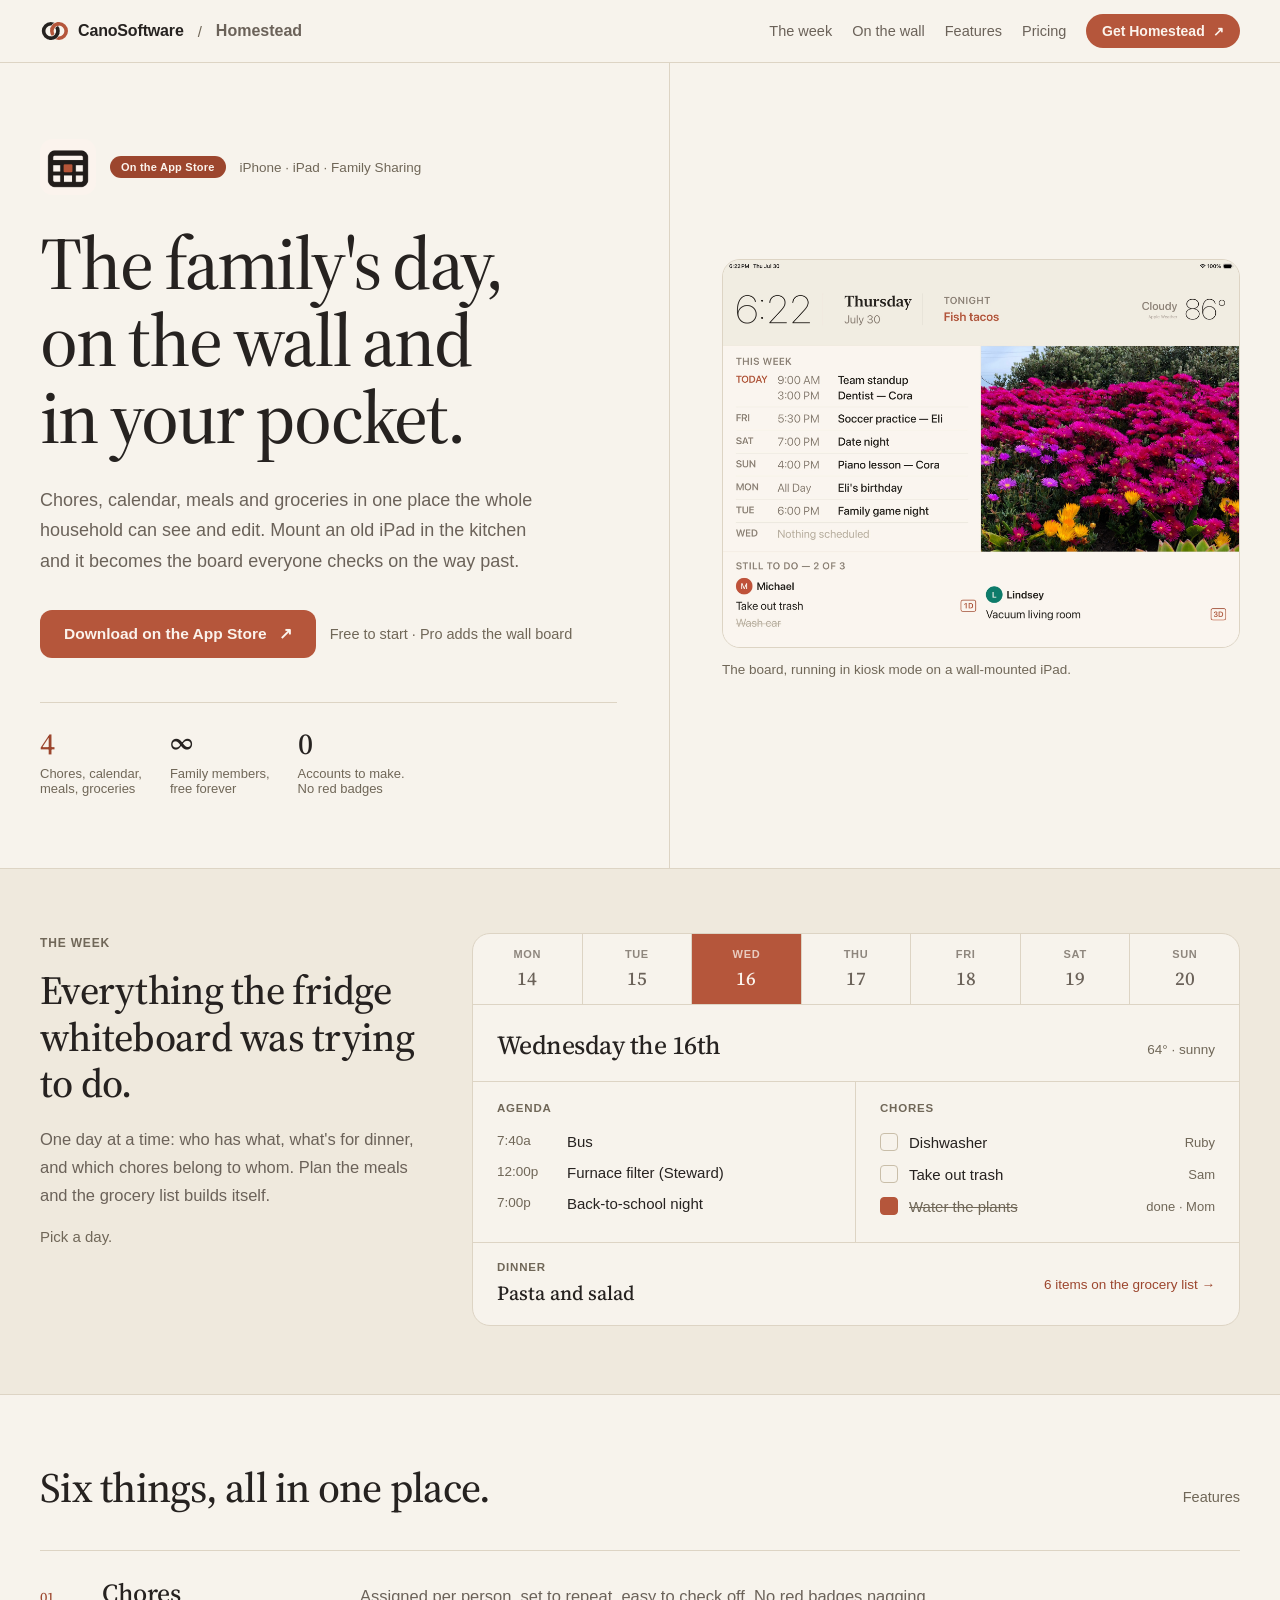
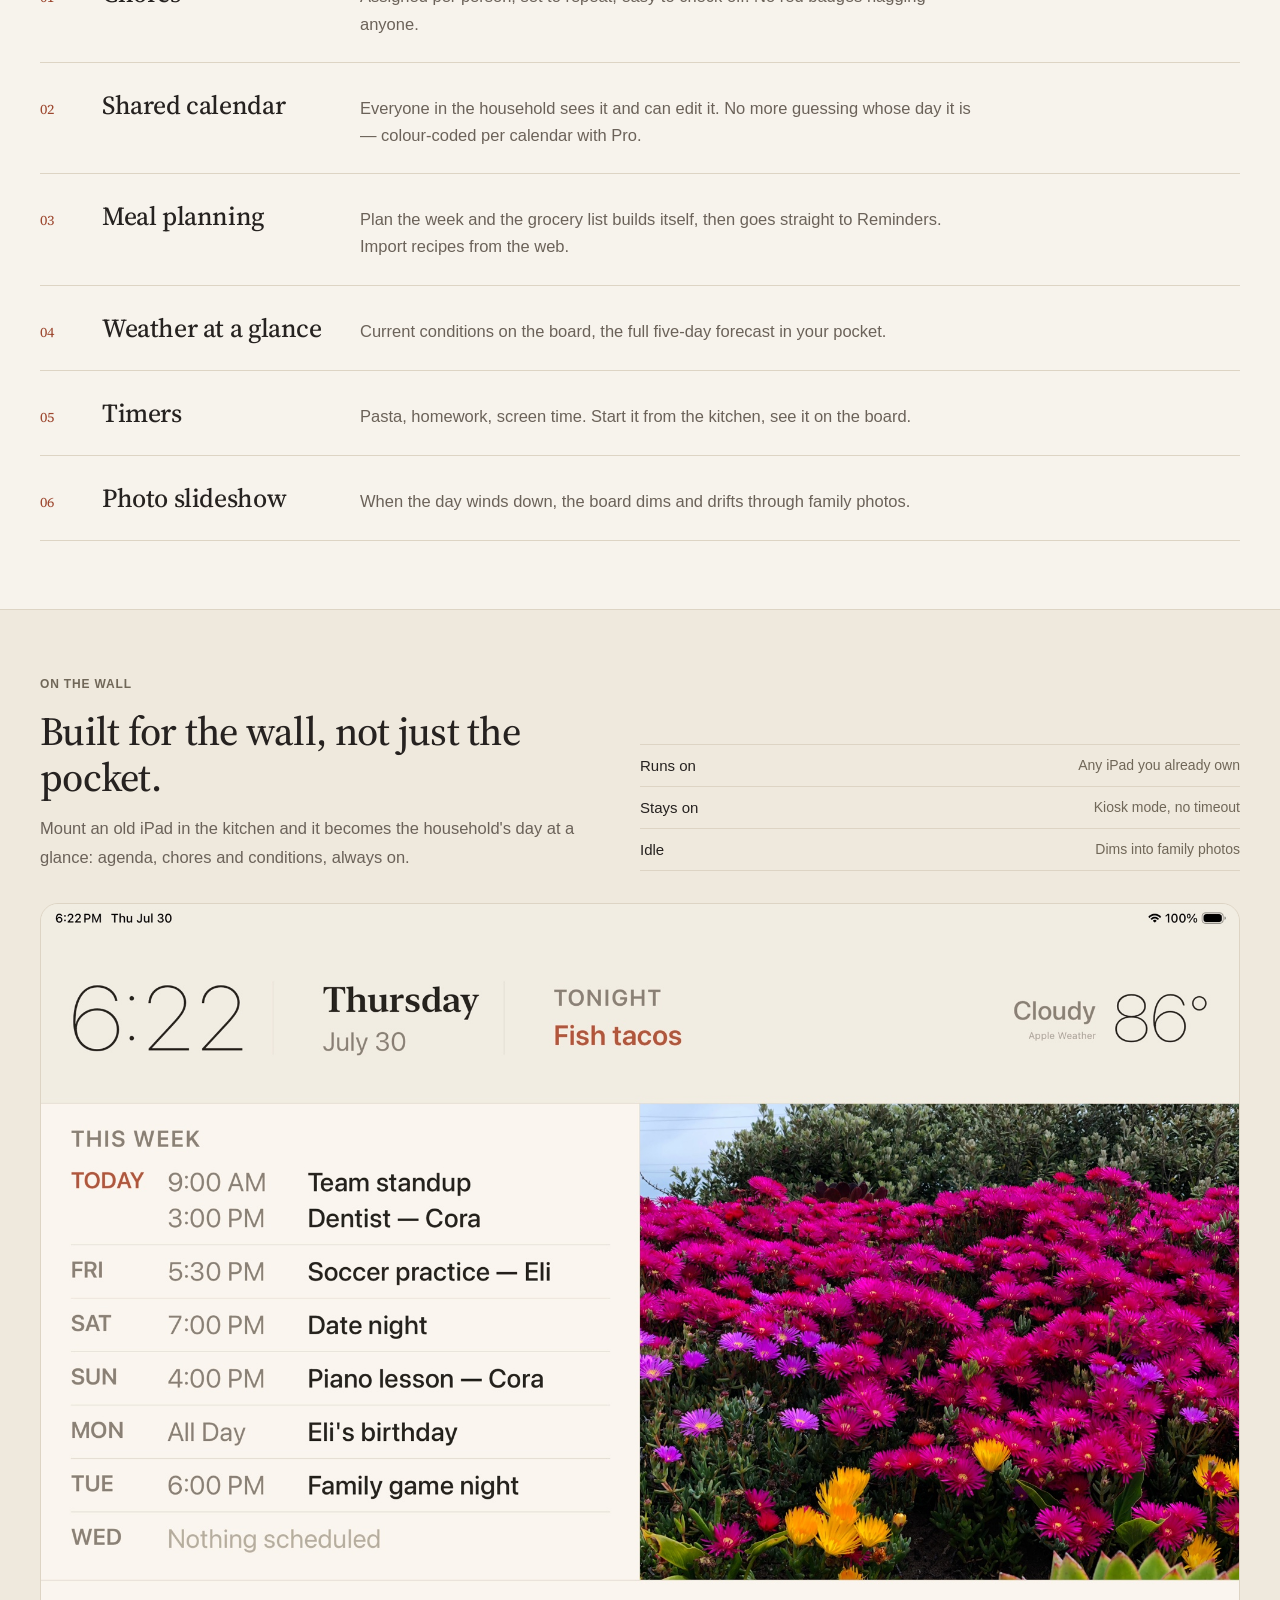
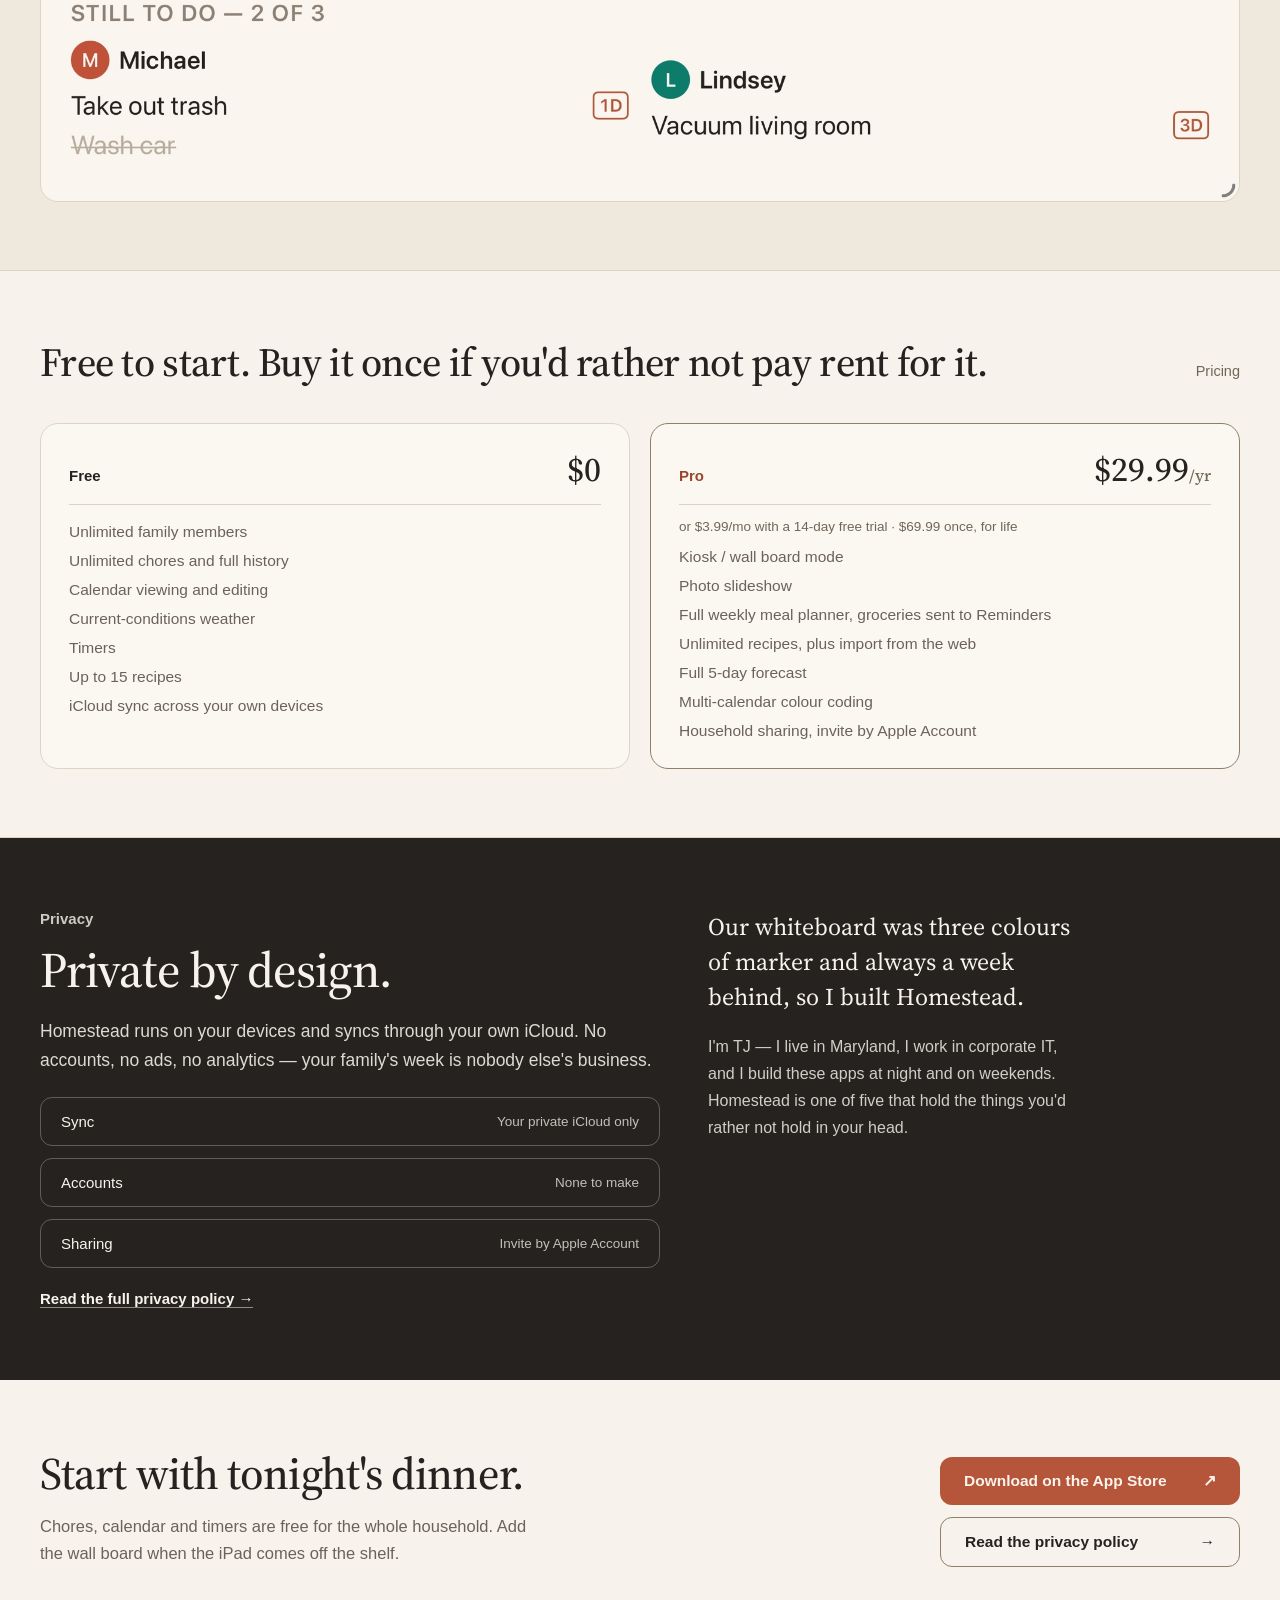
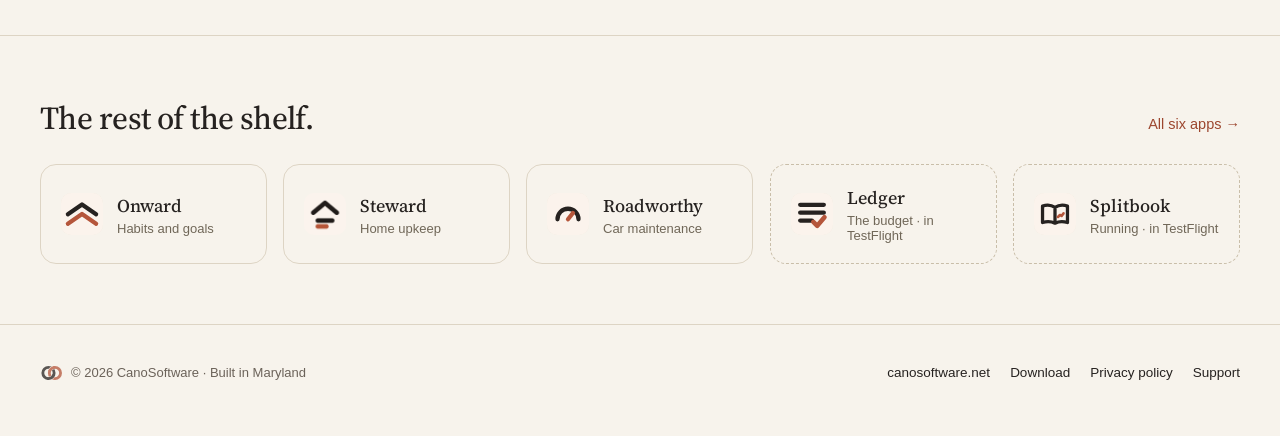
<file: homestead/index.html>
<!DOCTYPE html>
<html lang="en">
<head>
<meta charset="utf-8">
<meta name="viewport" content="width=device-width, initial-scale=1">
<title>Homestead — Your family's day, on the wall and in your pocket.</title>
<meta name="description" content="Homestead keeps chores, the calendar, meals, and groceries in one place on your wall and in your pocket. Free to start, no subscription required.">
<link rel="icon" type="image/png" sizes="32x32" href="assets/favicon-32.png">
<link rel="icon" type="image/png" sizes="16x16" href="assets/favicon-16.png">
<link rel="apple-touch-icon" href="assets/apple-touch-icon.png">
<link rel="preconnect" href="https://fonts.googleapis.com">
<link rel="preconnect" href="https://fonts.gstatic.com" crossorigin>
<link href="https://fonts.googleapis.com/css2?family=Source+Serif+4:opsz,wght@8..60,500&display=swap" rel="stylesheet">
<style>
:root{
  --page:#F7F3EC;--surface-raised:#FBF8F2;--surface-sunken:#EFE9DD;--surface-tile:#FBF3EC;
  --text-primary:#262220;--text-secondary:#6B6259;--text-tertiary:#706758;
  --terracotta:#B5563B;--terracotta-text:#9C462E;--text-on-terracotta:#FBF3EC;
  --border:#DDD4C4;--border-strong:#C9BEA9;--border-interactive:#8F8169;
  --pill-shipped-bg:#9C462E;--pill-shipped-text:#FBF3EC;
  --pill-soon-border:#C9BEA9;--pill-soon-text:#6B6259;
  --band:#262220;--band-text:#F7F3EC;
}
@media (prefers-color-scheme: dark){
  :root{
    --page:#17140F;--surface-raised:#211D18;--surface-sunken:#100E0A;--surface-tile:#262220;
    --text-primary:#EDE6DA;--text-secondary:#A79C8C;--text-tertiary:#93897A;
    --terracotta:#E08863;--terracotta-text:#E08863;
    --border:#33291F;--border-strong:#463A2C;--border-interactive:#7F6C54;
    --pill-shipped-bg:#E08863;--pill-shipped-text:#17140F;--text-on-terracotta:#17140F;
    --pill-soon-border:#463A2C;--pill-soon-text:#A79C8C;
    --band:#211D18;--band-text:#EDE6DA;
  }
}
html{background:var(--page);color-scheme:light dark;}
body{margin:0;background:var(--page);color:var(--text-primary);font-family:-apple-system,BlinkMacSystemFont,'Segoe UI',Roboto,sans-serif;-webkit-font-smoothing:antialiased;}
a{color:var(--terracotta-text);text-decoration:none;}
a:hover{opacity:.72;}
::selection{background:var(--terracotta);color:var(--text-on-terracotta);}
img{max-width:100%;height:auto;display:block;}
.mark-light{display:block;}
.mark-dark{display:none;}
@media (prefers-color-scheme: dark){.mark-light{display:none;}.mark-dark{display:block;}}
[data-reveal]{opacity:0;transform:translateY(22px);transition:opacity .6s cubic-bezier(.2,0,.2,1),transform .6s cubic-bezier(.2,0,.2,1);}
[data-reveal].is-visible{opacity:1;transform:translateY(0);}
.day-btn{font-family:inherit;cursor:pointer;flex:1 1 0;min-width:0;padding:14px 4px 13px;background:transparent;color:var(--text-secondary);border:0;border-right:1px solid var(--border);text-align:center;}
.day-btn:last-of-type{border-right:0;}
.day-btn.is-active{background:var(--terracotta);color:var(--text-on-terracotta);}
.day-abbr{display:block;font-size:11px;font-weight:600;letter-spacing:0.06em;text-transform:uppercase;opacity:.75;}
.day-num{display:block;font-family:'Source Serif 4',ui-serif,Georgia,'Iowan Old Style','Palatino Linotype',serif;font-size:19px;font-weight:500;margin-top:5px;}
.chore-dot{flex:0 0 auto;width:16px;height:16px;border-radius:4px;border:1px solid var(--border-strong);background:transparent;}
.chore-dot.is-done{border-color:var(--terracotta);background:var(--terracotta);}
.chore-name.is-done{color:var(--text-tertiary);text-decoration:line-through;}
</style>
</head>
<body>

<div style="background:var(--page)">

  <div style="position:sticky;top:0;z-index:60;background:var(--page);border-bottom:1px solid var(--border)">
    <div style="max-width:1280px;margin:0 auto;padding:14px 40px;display:flex;align-items:center;justify-content:space-between;gap:16px;min-height:60px;flex-wrap:wrap;box-sizing:border-box">
      <div style="display:flex;align-items:center;gap:14px;min-width:0">
        <a href="/index.html" style="display:flex;align-items:center;gap:10px;color:var(--text-primary)">
          <img class="mark-light" src="/assets/mark.svg" alt="" width="28" height="18"><img class="mark-dark" src="/assets/mark-dark.svg" alt="" width="28" height="18">
          <span style="font-size:16px;font-weight:600;letter-spacing:-0.01em">CanoSoftware</span>
        </a>
        <span aria-hidden="true" style="color:var(--text-tertiary);font-size:15px">/</span>
        <span style="font-size:16px;font-weight:600;color:var(--text-secondary)">Homestead</span>
      </div>
      <div style="display:flex;align-items:center;gap:20px;flex-wrap:wrap">
        <a href="#week" style="font-size:14.5px;color:var(--text-secondary)">The week</a>
        <a href="#wall" style="font-size:14.5px;color:var(--text-secondary)">On the wall</a>
        <a href="#features" style="font-size:14.5px;color:var(--text-secondary)">Features</a>
        <a href="#pricing" style="font-size:14.5px;color:var(--text-secondary)">Pricing</a>
        <a href="https://apps.apple.com/us/app/homestead-household-hq/id6796331376" target="_blank" rel="noopener" data-magnet="1" style="display:inline-flex;align-items:center;gap:8px;font-size:14px;font-weight:600;color:var(--text-on-terracotta);background:var(--terracotta);padding:9px 16px;border-radius:20px;white-space:nowrap">Get Homestead <span aria-hidden="true" style="font-size:13px">↗</span></a>
      </div>
    </div>
    <div style="height:2px;margin-bottom:-2px;position:relative;z-index:1"><div id="scroll-progress" style="height:2px;background:var(--terracotta);width:0%;transition:width .12s linear"></div></div>
  </div>

  <section style="border-bottom:1px solid var(--border)">
    <div style="max-width:1280px;margin:0 auto;padding:0 40px">
      <div style="display:flex;flex-wrap:wrap">
        <div id="hero-left" style="flex:1 1 440px;min-width:0;padding:76px 52px 72px 0;box-sizing:border-box;border-right:1px solid var(--border)">
          <div style="display:flex;align-items:center;gap:14px;margin-bottom:30px;flex-wrap:wrap">
            <img src="/icons/homestead-icon.png" alt="Homestead app icon" data-magnet="1" style="width:56px;height:56px;border-radius:13px;object-fit:cover;background:var(--surface-sunken)">
            <span style="font-size:11px;font-weight:600;letter-spacing:0.02em;padding:5px 11px;border-radius:20px;background:var(--pill-shipped-bg);color:var(--pill-shipped-text)">On the App Store</span>
            <span style="font-size:13.5px;color:var(--text-tertiary)">iPhone · iPad · Family Sharing</span>
          </div>
          <h1 style="font-family:'Source Serif 4',ui-serif,Georgia,'Iowan Old Style','Palatino Linotype',serif;font-weight:500;font-size:clamp(2.2rem,5.8vw,4.7rem);line-height:1.04;letter-spacing:-0.03em;margin:0">The family's day,<br>on the wall and<br>in your pocket.</h1>
          <p style="font-size:18px;line-height:1.7;color:var(--text-secondary);margin:28px 0 0;max-width:500px">Chores, calendar, meals and groceries in one place the whole household can see and edit. Mount an old iPad in the kitchen and it becomes the board everyone checks on the way past.</p>
          <div style="display:flex;flex-wrap:wrap;gap:14px;align-items:center;margin-top:34px">
            <a href="https://apps.apple.com/us/app/homestead-household-hq/id6796331376" target="_blank" rel="noopener" data-magnet="1" style="display:inline-flex;align-items:center;gap:12px;font-size:15.5px;font-weight:600;color:var(--text-on-terracotta);background:var(--terracotta);padding:15px 24px;border-radius:12px">Download on the App Store <span aria-hidden="true">↗</span></a>
            <span style="font-size:14.5px;color:var(--text-tertiary)">Free to start · Pro adds the wall board</span>
          </div>
          <div style="display:flex;flex-wrap:wrap;gap:28px;margin-top:44px;padding-top:26px;border-top:1px solid var(--border)">
            <div><div style="font-family:'Source Serif 4',ui-serif,Georgia,'Iowan Old Style','Palatino Linotype',serif;font-size:30px;font-weight:500;line-height:1;color:var(--terracotta-text)">4</div><div style="font-size:13px;color:var(--text-tertiary);margin-top:7px">Chores, calendar,<br>meals, groceries</div></div>
            <div><div style="font-family:'Source Serif 4',ui-serif,Georgia,'Iowan Old Style','Palatino Linotype',serif;font-size:30px;font-weight:500;line-height:1">∞</div><div style="font-size:13px;color:var(--text-tertiary);margin-top:7px">Family members,<br>free forever</div></div>
            <div><div style="font-family:'Source Serif 4',ui-serif,Georgia,'Iowan Old Style','Palatino Linotype',serif;font-size:30px;font-weight:500;line-height:1">0</div><div style="font-size:13px;color:var(--text-tertiary);margin-top:7px">Accounts to make.<br>No red badges</div></div>
          </div>
        </div>
        <div id="hero-right" style="flex:1 1 380px;min-width:0;padding:76px 0 72px 52px;box-sizing:border-box;display:flex;flex-direction:column;justify-content:center;gap:14px">
          <div style="border:1px solid var(--border);border-radius:18px;overflow:hidden;background:var(--surface-raised)">
            <img src="assets/screenshot-board.jpg" alt="Homestead's kiosk board mounted on a kitchen wall, showing the week's agenda, tonight's dinner and everyone's chores" width="2000" height="1499">
          </div>
          <p style="font-size:13.5px;color:var(--text-tertiary);margin:0">The board, running in kiosk mode on a wall-mounted iPad.</p>
        </div>
      </div>
    </div>
  </section>

  <section id="week" data-reveal style="background:var(--surface-sunken);border-bottom:1px solid var(--border)">
    <div style="max-width:1280px;margin:0 auto;padding:64px 40px 68px">
      <div style="display:flex;flex-wrap:wrap;gap:52px;align-items:flex-start">
        <div style="flex:1 1 300px;min-width:0;max-width:380px">
          <span style="font-size:12px;font-weight:600;letter-spacing:0.07em;text-transform:uppercase;color:var(--text-tertiary)">The week</span>
          <h2 style="font-family:'Source Serif 4',ui-serif,Georgia,'Iowan Old Style','Palatino Linotype',serif;font-size:clamp(1.7rem,3.6vw,2.5rem);font-weight:500;line-height:1.16;letter-spacing:-0.018em;margin:16px 0 18px">Everything the fridge whiteboard was trying to do.</h2>
          <p style="font-size:16.5px;line-height:1.7;color:var(--text-secondary);margin:0 0 16px">One day at a time: who has what, what's for dinner, and which chores belong to whom. Plan the meals and the grocery list builds itself.</p>
          <p style="font-size:15px;line-height:1.65;color:var(--text-tertiary);margin:0">Pick a day.</p>
        </div>
        <div style="flex:1 1 480px;min-width:0;border:1px solid var(--border);border-radius:18px;overflow:hidden;background:var(--page)">
          <div id="day-tabs" style="display:flex;border-bottom:1px solid var(--border)"></div>
          <div style="padding:22px 24px 18px;border-bottom:1px solid var(--border)">
            <div style="display:flex;align-items:baseline;justify-content:space-between;gap:16px;flex-wrap:wrap">
              <span id="day-name" style="font-family:'Source Serif 4',ui-serif,Georgia,'Iowan Old Style','Palatino Linotype',serif;font-size:26px;font-weight:500;letter-spacing:-0.02em"></span>
              <span id="day-cond" style="font-size:13.5px;color:var(--text-tertiary)"></span>
            </div>
          </div>
          <div style="display:flex;flex-wrap:wrap">
            <div style="flex:1 1 220px;min-width:0;padding:20px 24px;box-sizing:border-box;border-right:1px solid var(--border);border-bottom:1px solid var(--border)">
              <span style="display:block;font-size:11.5px;font-weight:600;letter-spacing:0.07em;text-transform:uppercase;color:var(--text-tertiary);margin-bottom:12px">Agenda</span>
              <div id="day-agenda"></div>
            </div>
            <div style="flex:1 1 220px;min-width:0;padding:20px 24px;box-sizing:border-box;border-bottom:1px solid var(--border)">
              <span style="display:block;font-size:11.5px;font-weight:600;letter-spacing:0.07em;text-transform:uppercase;color:var(--text-tertiary);margin-bottom:12px">Chores</span>
              <div id="day-chores"></div>
            </div>
          </div>
          <div style="display:flex;flex-wrap:wrap;gap:20px;align-items:center;justify-content:space-between;padding:18px 24px">
            <div>
              <span style="display:block;font-size:11.5px;font-weight:600;letter-spacing:0.07em;text-transform:uppercase;color:var(--text-tertiary);margin-bottom:6px">Dinner</span>
              <span id="day-dinner" style="font-family:'Source Serif 4',ui-serif,Georgia,'Iowan Old Style','Palatino Linotype',serif;font-size:20px;font-weight:500"></span>
            </div>
            <span id="day-groceries" style="font-size:13.5px;color:var(--terracotta-text)"></span>
          </div>
        </div>
      </div>
    </div>
  </section>

  <section id="features" data-reveal style="border-bottom:1px solid var(--border)">
    <div style="max-width:1280px;margin:0 auto;padding:64px 40px 68px">
      <div style="display:flex;align-items:baseline;justify-content:space-between;gap:20px;flex-wrap:wrap;margin-bottom:34px">
        <h2 style="font-family:'Source Serif 4',ui-serif,Georgia,'Iowan Old Style','Palatino Linotype',serif;font-size:clamp(1.7rem,3.6vw,2.6rem);font-weight:500;letter-spacing:-0.018em;margin:0;max-width:22em">Six things, all in one place.</h2>
        <span style="font-size:14.5px;color:var(--text-tertiary)">Features</span>
      </div>
      <div style="display:flex;flex-direction:column">
        <div style="display:flex;flex-wrap:wrap;gap:28px;align-items:baseline;padding:24px 0;border-top:1px solid var(--border)">
          <span style="flex:0 0 34px;font-family:'Source Serif 4',ui-serif,Georgia,serif;font-size:14px;color:var(--terracotta-text)">01</span>
          <h3 style="flex:0 1 230px;min-width:0;font-family:'Source Serif 4',ui-serif,Georgia,'Iowan Old Style','Palatino Linotype',serif;font-size:26px;font-weight:500;letter-spacing:-0.015em;margin:0">Chores</h3>
          <p style="flex:1 1 320px;min-width:0;margin:0;font-size:16.5px;line-height:1.65;color:var(--text-secondary);max-width:620px">Assigned per person, set to repeat, easy to check off. No red badges nagging anyone.</p>
        </div>
        <div style="display:flex;flex-wrap:wrap;gap:28px;align-items:baseline;padding:24px 0;border-top:1px solid var(--border)">
          <span style="flex:0 0 34px;font-family:'Source Serif 4',ui-serif,Georgia,serif;font-size:14px;color:var(--terracotta-text)">02</span>
          <h3 style="flex:0 1 230px;min-width:0;font-family:'Source Serif 4',ui-serif,Georgia,'Iowan Old Style','Palatino Linotype',serif;font-size:26px;font-weight:500;letter-spacing:-0.015em;margin:0">Shared calendar</h3>
          <p style="flex:1 1 320px;min-width:0;margin:0;font-size:16.5px;line-height:1.65;color:var(--text-secondary);max-width:620px">Everyone in the household sees it and can edit it. No more guessing whose day it is — colour-coded per calendar with Pro.</p>
        </div>
        <div style="display:flex;flex-wrap:wrap;gap:28px;align-items:baseline;padding:24px 0;border-top:1px solid var(--border)">
          <span style="flex:0 0 34px;font-family:'Source Serif 4',ui-serif,Georgia,serif;font-size:14px;color:var(--terracotta-text)">03</span>
          <h3 style="flex:0 1 230px;min-width:0;font-family:'Source Serif 4',ui-serif,Georgia,'Iowan Old Style','Palatino Linotype',serif;font-size:26px;font-weight:500;letter-spacing:-0.015em;margin:0">Meal planning</h3>
          <p style="flex:1 1 320px;min-width:0;margin:0;font-size:16.5px;line-height:1.65;color:var(--text-secondary);max-width:620px">Plan the week and the grocery list builds itself, then goes straight to Reminders. Import recipes from the web.</p>
        </div>
        <div style="display:flex;flex-wrap:wrap;gap:28px;align-items:baseline;padding:24px 0;border-top:1px solid var(--border)">
          <span style="flex:0 0 34px;font-family:'Source Serif 4',ui-serif,Georgia,serif;font-size:14px;color:var(--terracotta-text)">04</span>
          <h3 style="flex:0 1 230px;min-width:0;font-family:'Source Serif 4',ui-serif,Georgia,'Iowan Old Style','Palatino Linotype',serif;font-size:26px;font-weight:500;letter-spacing:-0.015em;margin:0">Weather at a glance</h3>
          <p style="flex:1 1 320px;min-width:0;margin:0;font-size:16.5px;line-height:1.65;color:var(--text-secondary);max-width:620px">Current conditions on the board, the full five-day forecast in your pocket.</p>
        </div>
        <div style="display:flex;flex-wrap:wrap;gap:28px;align-items:baseline;padding:24px 0;border-top:1px solid var(--border)">
          <span style="flex:0 0 34px;font-family:'Source Serif 4',ui-serif,Georgia,serif;font-size:14px;color:var(--terracotta-text)">05</span>
          <h3 style="flex:0 1 230px;min-width:0;font-family:'Source Serif 4',ui-serif,Georgia,'Iowan Old Style','Palatino Linotype',serif;font-size:26px;font-weight:500;letter-spacing:-0.015em;margin:0">Timers</h3>
          <p style="flex:1 1 320px;min-width:0;margin:0;font-size:16.5px;line-height:1.65;color:var(--text-secondary);max-width:620px">Pasta, homework, screen time. Start it from the kitchen, see it on the board.</p>
        </div>
        <div style="display:flex;flex-wrap:wrap;gap:28px;align-items:baseline;padding:24px 0;border-top:1px solid var(--border);border-bottom:1px solid var(--border)">
          <span style="flex:0 0 34px;font-family:'Source Serif 4',ui-serif,Georgia,serif;font-size:14px;color:var(--terracotta-text)">06</span>
          <h3 style="flex:0 1 230px;min-width:0;font-family:'Source Serif 4',ui-serif,Georgia,'Iowan Old Style','Palatino Linotype',serif;font-size:26px;font-weight:500;letter-spacing:-0.015em;margin:0">Photo slideshow</h3>
          <p style="flex:1 1 320px;min-width:0;margin:0;font-size:16.5px;line-height:1.65;color:var(--text-secondary);max-width:620px">When the day winds down, the board dims and drifts through family photos.</p>
        </div>
      </div>
    </div>
  </section>

  <section id="wall" data-reveal style="background:var(--surface-sunken);border-bottom:1px solid var(--border)">
    <div style="max-width:1280px;margin:0 auto;padding:64px 40px 68px">
      <div style="display:flex;flex-wrap:wrap;gap:40px;align-items:flex-end;margin-bottom:32px">
        <div style="flex:1 1 380px;min-width:0;max-width:560px">
          <span style="font-size:12px;font-weight:600;letter-spacing:0.07em;text-transform:uppercase;color:var(--text-tertiary)">On the wall</span>
          <h2 style="font-family:'Source Serif 4',ui-serif,Georgia,'Iowan Old Style','Palatino Linotype',serif;font-size:clamp(1.7rem,3.6vw,2.5rem);font-weight:500;line-height:1.16;letter-spacing:-0.018em;margin:16px 0 14px">Built for the wall, not just the pocket.</h2>
          <p style="font-size:16.5px;line-height:1.7;color:var(--text-secondary);margin:0">Mount an old iPad in the kitchen and it becomes the household's day at a glance: agenda, chores and conditions, always on.</p>
        </div>
        <div style="flex:1 1 240px;min-width:0;display:flex;flex-direction:column;border-top:1px solid var(--border)">
          <div style="display:flex;justify-content:space-between;gap:16px;padding:12px 0;border-bottom:1px solid var(--border)"><span style="font-size:15px">Runs on</span><span style="font-size:14px;color:var(--text-tertiary)">Any iPad you already own</span></div>
          <div style="display:flex;justify-content:space-between;gap:16px;padding:12px 0;border-bottom:1px solid var(--border)"><span style="font-size:15px">Stays on</span><span style="font-size:14px;color:var(--text-tertiary)">Kiosk mode, no timeout</span></div>
          <div style="display:flex;justify-content:space-between;gap:16px;padding:12px 0;border-bottom:1px solid var(--border)"><span style="font-size:15px">Idle</span><span style="font-size:14px;color:var(--text-tertiary)">Dims into family photos</span></div>
        </div>
      </div>
      <div style="border:1px solid var(--border);border-radius:18px;overflow:hidden;background:var(--page)">
        <img src="assets/screenshot-board.jpg" alt="Homestead's kiosk board showing the week ahead, tonight's dinner and each family member's chores" width="2000" height="1499">
      </div>
    </div>
  </section>

  <section id="pricing" data-reveal style="border-bottom:1px solid var(--border)">
    <div style="max-width:1280px;margin:0 auto;padding:64px 40px 68px">
      <div style="display:flex;align-items:baseline;justify-content:space-between;gap:20px;flex-wrap:wrap;margin-bottom:34px">
        <h2 style="font-family:'Source Serif 4',ui-serif,Georgia,'Iowan Old Style','Palatino Linotype',serif;font-size:clamp(1.7rem,3.6vw,2.5rem);font-weight:500;letter-spacing:-0.018em;margin:0">Free to start. Buy it once if you'd rather not pay rent for it.</h2>
        <span style="font-size:14.5px;color:var(--text-tertiary)">Pricing</span>
      </div>
      <div style="display:grid;grid-template-columns:repeat(auto-fit,minmax(280px,1fr));gap:20px">
        <div style="border:1px solid var(--border);border-radius:18px;padding:28px;background:var(--surface-raised)">
          <div style="display:flex;align-items:baseline;justify-content:space-between;gap:12px;padding-bottom:18px;border-bottom:1px solid var(--border)">
            <span style="font-size:15px;font-weight:600">Free</span>
            <span style="font-family:'Source Serif 4',ui-serif,Georgia,'Iowan Old Style','Palatino Linotype',serif;font-size:34px;font-weight:500;line-height:1">$0</span>
          </div>
          <div style="display:flex;flex-direction:column;gap:11px;margin-top:18px">
            <span style="font-size:15.5px;color:var(--text-secondary)">Unlimited family members</span>
            <span style="font-size:15.5px;color:var(--text-secondary)">Unlimited chores and full history</span>
            <span style="font-size:15.5px;color:var(--text-secondary)">Calendar viewing and editing</span>
            <span style="font-size:15.5px;color:var(--text-secondary)">Current-conditions weather</span>
            <span style="font-size:15.5px;color:var(--text-secondary)">Timers</span>
            <span style="font-size:15.5px;color:var(--text-secondary)">Up to 15 recipes</span>
            <span style="font-size:15.5px;color:var(--text-secondary)">iCloud sync across your own devices</span>
          </div>
        </div>
        <div style="border:1px solid var(--border-interactive);border-radius:18px;padding:28px;background:var(--surface-raised)">
          <div style="display:flex;align-items:baseline;justify-content:space-between;gap:12px;padding-bottom:18px;border-bottom:1px solid var(--border)">
            <span style="font-size:15px;font-weight:600;color:var(--terracotta-text)">Pro</span>
            <span style="font-family:'Source Serif 4',ui-serif,Georgia,'Iowan Old Style','Palatino Linotype',serif;font-size:34px;font-weight:500;line-height:1">$29.99<span style="font-size:16px;color:var(--text-tertiary)">/yr</span></span>
          </div>
          <p style="font-size:13.5px;color:var(--text-tertiary);margin:14px 0 4px">or $3.99/mo with a 14-day free trial · $69.99 once, for life</p>
          <div style="display:flex;flex-direction:column;gap:11px;margin-top:14px">
            <span style="font-size:15.5px;color:var(--text-secondary)">Kiosk / wall board mode</span>
            <span style="font-size:15.5px;color:var(--text-secondary)">Photo slideshow</span>
            <span style="font-size:15.5px;color:var(--text-secondary)">Full weekly meal planner, groceries sent to Reminders</span>
            <span style="font-size:15.5px;color:var(--text-secondary)">Unlimited recipes, plus import from the web</span>
            <span style="font-size:15.5px;color:var(--text-secondary)">Full 5-day forecast</span>
            <span style="font-size:15.5px;color:var(--text-secondary)">Multi-calendar colour coding</span>
            <span style="font-size:15.5px;color:var(--text-secondary)">Household sharing, invite by Apple Account</span>
          </div>
        </div>
      </div>
    </div>
  </section>

  <section data-reveal style="background:var(--band);color:var(--band-text)">
    <div style="max-width:1280px;margin:0 auto;padding:72px 40px">
      <div style="display:flex;flex-wrap:wrap;gap:48px;align-items:flex-start">
        <div style="flex:1 1 460px;min-width:0;max-width:620px">
          <span style="font-size:15px;font-weight:600;opacity:.8;display:block;margin-bottom:16px">Privacy</span>
          <h2 style="font-family:'Source Serif 4',ui-serif,Georgia,'Iowan Old Style','Palatino Linotype',serif;font-size:clamp(1.9rem,4.4vw,3.1rem);font-weight:500;line-height:1.12;letter-spacing:-0.02em;margin:0 0 18px">Private by design.</h2>
          <p style="font-size:17.5px;line-height:1.65;margin:0 0 22px;opacity:.88">Homestead runs on your devices and syncs through your own iCloud. No accounts, no ads, no analytics — your family's week is nobody else's business.</p>
          <div style="display:flex;flex-direction:column;gap:12px">
            <div style="display:flex;align-items:center;justify-content:space-between;gap:16px;padding:15px 20px;border:1px solid rgba(247,243,236,.28);border-radius:12px"><span style="font-size:15px">Sync</span><span style="font-size:13.5px;opacity:.75">Your private iCloud only</span></div>
            <div style="display:flex;align-items:center;justify-content:space-between;gap:16px;padding:15px 20px;border:1px solid rgba(247,243,236,.28);border-radius:12px"><span style="font-size:15px">Accounts</span><span style="font-size:13.5px;opacity:.75">None to make</span></div>
            <div style="display:flex;align-items:center;justify-content:space-between;gap:16px;padding:15px 20px;border:1px solid rgba(247,243,236,.28);border-radius:12px"><span style="font-size:15px">Sharing</span><span style="font-size:13.5px;opacity:.75">Invite by Apple Account</span></div>
          </div>
          <p style="margin:22px 0 0"><a href="privacy.html" style="color:var(--band-text);font-size:15px;font-weight:600;border-bottom:1px solid rgba(247,243,236,.5)">Read the full privacy policy →</a></p>
        </div>
        <div style="flex:1 1 300px;min-width:0;max-width:380px">
          <p style="font-family:'Source Serif 4',ui-serif,Georgia,'Iowan Old Style','Palatino Linotype',serif;font-size:24px;line-height:1.45;margin:0 0 18px">Our whiteboard was three colours of marker and always a week behind, so I built Homestead.</p>
          <p style="font-size:16px;line-height:1.7;margin:0;opacity:.82">I'm TJ — I live in Maryland, I work in corporate IT, and I build these apps at night and on weekends. Homestead is one of five that hold the things you'd rather not hold in your head.</p>
        </div>
      </div>
    </div>
  </section>

  <section data-reveal style="border-bottom:1px solid var(--border)">
    <div style="max-width:1280px;margin:0 auto;padding:68px 40px">
      <div style="display:flex;flex-wrap:wrap;gap:40px;align-items:flex-end;justify-content:space-between">
        <div style="flex:1 1 420px;min-width:0">
          <h2 style="font-family:'Source Serif 4',ui-serif,Georgia,'Iowan Old Style','Palatino Linotype',serif;font-size:clamp(1.8rem,4vw,2.8rem);font-weight:500;line-height:1.14;letter-spacing:-0.02em;margin:0 0 14px">Start with tonight's dinner.</h2>
          <p style="font-size:16.5px;line-height:1.65;color:var(--text-secondary);margin:0;max-width:500px">Chores, calendar and timers are free for the whole household. Add the wall board when the iPad comes off the shelf.</p>
        </div>
        <div style="flex:0 1 auto;display:flex;flex-direction:column;gap:12px">
          <a href="https://apps.apple.com/us/app/homestead-household-hq/id6796331376" target="_blank" rel="noopener" data-magnet="1" style="display:inline-flex;align-items:center;justify-content:space-between;gap:16px;font-size:15.5px;font-weight:600;color:var(--text-on-terracotta);background:var(--terracotta);padding:15px 24px;border-radius:12px;min-width:250px">Download on the App Store <span aria-hidden="true">↗</span></a>
          <a href="privacy.html" style="display:inline-flex;align-items:center;justify-content:space-between;gap:16px;font-size:15.5px;font-weight:600;color:var(--text-primary);border:1px solid var(--border-interactive);padding:15px 24px;border-radius:12px;min-width:250px">Read the privacy policy <span aria-hidden="true">→</span></a>
        </div>
      </div>
    </div>
  </section>

  <section data-reveal>
    <div style="max-width:1280px;margin:0 auto;padding:60px 40px">
      <div style="display:flex;align-items:baseline;justify-content:space-between;gap:20px;flex-wrap:wrap;margin-bottom:24px">
        <h2 style="font-family:'Source Serif 4',ui-serif,Georgia,'Iowan Old Style','Palatino Linotype',serif;font-size:clamp(1.4rem,3vw,2rem);font-weight:500;letter-spacing:-0.018em;margin:0">The rest of the shelf.</h2>
        <a href="/index.html" style="font-size:14.5px">All six apps →</a>
      </div>
      <div style="display:grid;grid-template-columns:repeat(auto-fit,minmax(220px,1fr));gap:16px">
        <a href="/onward/" data-magnet="1" style="display:flex;align-items:center;gap:14px;padding:20px;border:1px solid var(--border);border-radius:16px;color:var(--text-primary)"><img src="/icons/onward-icon.svg" alt="" style="width:42px;height:42px;border-radius:10px;background:var(--surface-sunken)"><div><div style="font-family:'Source Serif 4',ui-serif,Georgia,serif;font-size:18px;font-weight:500">Onward</div><div style="font-size:13px;color:var(--text-tertiary);margin-top:3px">Habits and goals</div></div></a>
        <a href="/steward/" data-magnet="1" style="display:flex;align-items:center;gap:14px;padding:20px;border:1px solid var(--border);border-radius:16px;color:var(--text-primary)"><img src="/icons/steward-icon.png" alt="" style="width:42px;height:42px;border-radius:10px;background:var(--surface-sunken)"><div><div style="font-family:'Source Serif 4',ui-serif,Georgia,serif;font-size:18px;font-weight:500">Steward</div><div style="font-size:13px;color:var(--text-tertiary);margin-top:3px">Home upkeep</div></div></a>
        <a href="/roadworthy/" data-magnet="1" style="display:flex;align-items:center;gap:14px;padding:20px;border:1px solid var(--border);border-radius:16px;color:var(--text-primary)"><img src="/icons/roadworthy-icon.svg" alt="" style="width:42px;height:42px;border-radius:10px;background:var(--surface-sunken)"><div><div style="font-family:'Source Serif 4',ui-serif,Georgia,serif;font-size:18px;font-weight:500">Roadworthy</div><div style="font-size:13px;color:var(--text-tertiary);margin-top:3px">Car maintenance</div></div></a>
        <a href="https://ledger.canosoftware.net" data-magnet="1" style="display:flex;align-items:center;gap:14px;padding:20px;border:1px dashed var(--border-strong);border-radius:16px;color:var(--text-primary)"><img src="/icons/ledger-icon.svg" alt="" style="width:42px;height:42px;border-radius:10px;background:var(--surface-sunken)"><div><div style="font-family:'Source Serif 4',ui-serif,Georgia,serif;font-size:18px;font-weight:500">Ledger</div><div style="font-size:13px;color:var(--text-tertiary);margin-top:3px">The budget · in TestFlight</div></div></a>
        <a href="/splitbook/" data-magnet="1" style="display:flex;align-items:center;gap:14px;padding:20px;border:1px dashed var(--border-strong);border-radius:16px;color:var(--text-primary)"><img src="/icons/splitbook-icon.svg" alt="" style="width:42px;height:42px;border-radius:10px;background:var(--surface-sunken)"><div><div style="font-family:'Source Serif 4',ui-serif,Georgia,serif;font-size:18px;font-weight:500">Splitbook</div><div style="font-size:13px;color:var(--text-tertiary);margin-top:3px">Running · in TestFlight</div></div></a>
      </div>
    </div>
  </section>

  <footer style="border-top:1px solid var(--border)">
    <div style="max-width:1280px;margin:0 auto;padding:40px 40px 56px;display:flex;flex-wrap:wrap;gap:24px;align-items:center;justify-content:space-between">
      <div style="display:flex;align-items:center;gap:9px">
        <img class="mark-light" src="/assets/mark.svg" alt="" width="22" height="14" style="opacity:.75"><img class="mark-dark" src="/assets/mark-dark.svg" alt="" width="22" height="14" style="opacity:.75">
        <p style="font-size:13px;color:var(--text-secondary);margin:0">© 2026 CanoSoftware · Built in Maryland</p>
      </div>
      <div style="display:flex;gap:20px;flex-wrap:wrap">
        <a href="/index.html" style="font-size:13.5px;color:var(--text-primary)">canosoftware.net</a>
        <a href="https://apps.apple.com/us/app/homestead-household-hq/id6796331376" target="_blank" rel="noopener" style="font-size:13.5px;color:var(--text-primary)">Download</a>
        <a href="privacy.html" style="font-size:13.5px;color:var(--text-primary)">Privacy policy</a>
        <a href="mailto:support@canosoftware.net" style="font-size:13.5px;color:var(--text-primary)">Support</a>
      </div>
    </div>
  </footer>

</div>

<script>
(function(){
  var reduced = window.matchMedia && window.matchMedia("(prefers-reduced-motion: reduce)").matches;

  // scroll progress bar
  var bar = document.getElementById("scroll-progress");
  var raf = null;
  function onScroll(){
    if (raf) return;
    raf = requestAnimationFrame(function(){
      raf = null;
      var max = Math.max(1, document.documentElement.scrollHeight - window.innerHeight);
      var p = Math.min(1, Math.max(0, window.scrollY / max));
      bar.style.width = (p * 100).toFixed(2) + "%";
    });
  }
  window.addEventListener("scroll", onScroll, { passive: true });

  // The week: day picker
  var week = [
    { abbr: "Mon", num: 14, name: "Monday", cond: "58° · rain by 4pm", dinner: "Sheet-pan chicken", groceries: 4,
      agenda: [["7:40a", "Bus"], ["6:00p", "Ruby — piano"], ["8:15p", "Trash to the curb"]],
      chores: [["Dishwasher", "Ruby", true], ["Feed the dog", "Sam", true], ["Recycling out", "Dad", false]] },
    { abbr: "Tue", num: 15, name: "Tuesday", cond: "61° · clearing", dinner: "Leftover chicken tacos", groceries: 2,
      agenda: [["7:40a", "Bus"], ["4:30p", "Sam — soccer practice"]],
      chores: [["Dishwasher", "Sam", false], ["Fold laundry", "Ruby", false]] },
    { abbr: "Wed", num: 16, name: "Wednesday", cond: "64° · sunny", dinner: "Pasta and salad", groceries: 6,
      agenda: [["7:40a", "Bus"], ["12:00p", "Furnace filter (Steward)"], ["7:00p", "Back-to-school night"]],
      chores: [["Dishwasher", "Ruby", false], ["Take out trash", "Sam", false], ["Water the plants", "Mom", true]] },
    { abbr: "Thu", num: 17, name: "Thursday", cond: "66° · sunny", dinner: "Grilled sausages", groceries: 3,
      agenda: [["7:40a", "Bus"], ["5:15p", "Ruby — dentist"]],
      chores: [["Dishwasher", "Sam", false], ["Vacuum upstairs", "Ruby", false]] },
    { abbr: "Fri", num: 18, name: "Friday", cond: "63° · breezy", dinner: "Pizza night", groceries: 1,
      agenda: [["7:40a", "Bus"], ["6:30p", "Movie on the board"]],
      chores: [["Dishwasher", "Ruby", false], ["Sheets in the wash", "Mom", false]] },
    { abbr: "Sat", num: 19, name: "Saturday", cond: "68° · clear", dinner: "Chili in the slow cooker", groceries: 11,
      agenda: [["9:00a", "Sam — game at Riverside"], ["2:00p", "Oil change (Roadworthy)"]],
      chores: [["Mow the yard", "Dad", false], ["Bathrooms", "Ruby", false], ["Groceries", "Mom", false]] },
    { abbr: "Sun", num: 20, name: "Sunday", cond: "65° · overcast", dinner: "Roast and potatoes", groceries: 7,
      agenda: [["10:00a", "Church"], ["4:00p", "Plan next week's meals"]],
      chores: [["Meal plan", "Mom", false], ["Bins to the curb", "Sam", false]] }
  ];
  var dayIndex = 2;

  var tabsEl = document.getElementById("day-tabs");
  var nameEl = document.getElementById("day-name");
  var condEl = document.getElementById("day-cond");
  var agendaEl = document.getElementById("day-agenda");
  var choresEl = document.getElementById("day-chores");
  var dinnerEl = document.getElementById("day-dinner");
  var groceriesEl = document.getElementById("day-groceries");

  var tabButtons = week.map(function(d, i){
    var btn = document.createElement("button");
    btn.type = "button";
    btn.className = "day-btn";
    btn.setAttribute("aria-pressed", i === dayIndex ? "true" : "false");

    var abbr = document.createElement("span");
    abbr.className = "day-abbr";
    abbr.textContent = d.abbr;
    var num = document.createElement("span");
    num.className = "day-num";
    num.textContent = d.num;
    btn.appendChild(abbr);
    btn.appendChild(num);

    btn.addEventListener("click", function(){ selectDay(i); });
    tabsEl.appendChild(btn);
    return btn;
  });

  function selectDay(i){
    dayIndex = i;
    var d = week[i];

    tabButtons.forEach(function(btn, n){
      var isActive = n === i;
      btn.classList.toggle("is-active", isActive);
      btn.setAttribute("aria-pressed", isActive ? "true" : "false");
    });

    nameEl.textContent = d.name + " the " + d.num + "th";
    condEl.textContent = d.cond;
    dinnerEl.textContent = d.dinner;
    groceriesEl.textContent = d.groceries + " items on the grocery list →";

    agendaEl.innerHTML = "";
    d.agenda.forEach(function(a){
      var row = document.createElement("div");
      row.style.display = "flex";
      row.style.gap = "12px";
      row.style.padding = "7px 0";
      var time = document.createElement("span");
      time.style.flex = "0 0 58px";
      time.style.fontSize = "13.5px";
      time.style.color = "var(--text-tertiary)";
      time.textContent = a[0];
      var what = document.createElement("span");
      what.style.flex = "1 1 auto";
      what.style.minWidth = "0";
      what.style.fontSize = "15px";
      what.textContent = a[1];
      row.appendChild(time);
      row.appendChild(what);
      agendaEl.appendChild(row);
    });

    choresEl.innerHTML = "";
    d.chores.forEach(function(c){
      var row = document.createElement("div");
      row.style.display = "flex";
      row.style.alignItems = "center";
      row.style.gap = "11px";
      row.style.padding = "7px 0";

      var dot = document.createElement("span");
      dot.className = "chore-dot" + (c[2] ? " is-done" : "");

      var name = document.createElement("span");
      name.className = "chore-name" + (c[2] ? " is-done" : "");
      name.style.flex = "1 1 auto";
      name.style.minWidth = "0";
      name.style.fontSize = "15px";
      name.textContent = c[0];

      var who = document.createElement("span");
      who.style.flex = "0 0 auto";
      who.style.fontSize = "13px";
      who.style.color = "var(--text-tertiary)";
      who.textContent = c[2] ? "done · " + c[1] : c[1];

      row.appendChild(dot);
      row.appendChild(name);
      row.appendChild(who);
      choresEl.appendChild(row);
    });
  }
  selectDay(dayIndex);

  // hero split border
  var L = document.getElementById("hero-left");
  var R = document.getElementById("hero-right");
  function applyHero(){
    if (!L || !R) return;
    var wide = Math.abs(L.offsetTop - R.offsetTop) < 2;
    L.style.borderRight = wide ? "1px solid var(--border)" : "0";
    L.style.paddingRight = wide ? "52px" : "0";
    L.style.paddingBottom = wide ? "72px" : "40px";
    R.style.paddingLeft = wide ? "52px" : "0";
    R.style.paddingTop = wide ? "76px" : "0";
  }
  applyHero();
  window.addEventListener("resize", applyHero);

  // reveal on scroll
  var reveal = function(el){ el.classList.add("is-visible"); };
  var nodes = Array.prototype.slice.call(document.querySelectorAll("[data-reveal]"));
  if (reduced) {
    nodes.forEach(reveal);
  } else if ("IntersectionObserver" in window) {
    var io = new IntersectionObserver(function(entries){
      entries.forEach(function(en){
        if (en.isIntersecting) { reveal(en.target); io.unobserve(en.target); }
      });
    }, { rootMargin: "0px 0px -12% 0px", threshold: 0.05 });
    nodes.forEach(function(n){ io.observe(n); });
    setTimeout(function(){ nodes.forEach(reveal); }, 2500);
  } else {
    nodes.forEach(reveal);
  }

  // magnetic hover
  if (!reduced) {
    document.querySelectorAll("[data-magnet]").forEach(function(el){
      el.style.willChange = "transform";
      el.addEventListener("pointermove", function(e){
        var r = el.getBoundingClientRect();
        var dx = (e.clientX - r.left - r.width / 2) / r.width;
        var dy = (e.clientY - r.top - r.height / 2) / r.height;
        el.style.transition = "transform .09s linear";
        el.style.transform = "translate(" + dx * 9 + "px," + dy * 7 + "px)";
      });
      el.addEventListener("pointerleave", function(){
        el.style.transition = "transform .55s cubic-bezier(.2,1.3,.3,1)";
        el.style.transform = "translate(0,0)";
      });
    });
  }
})();
</script>

</body>
</html>
</file>
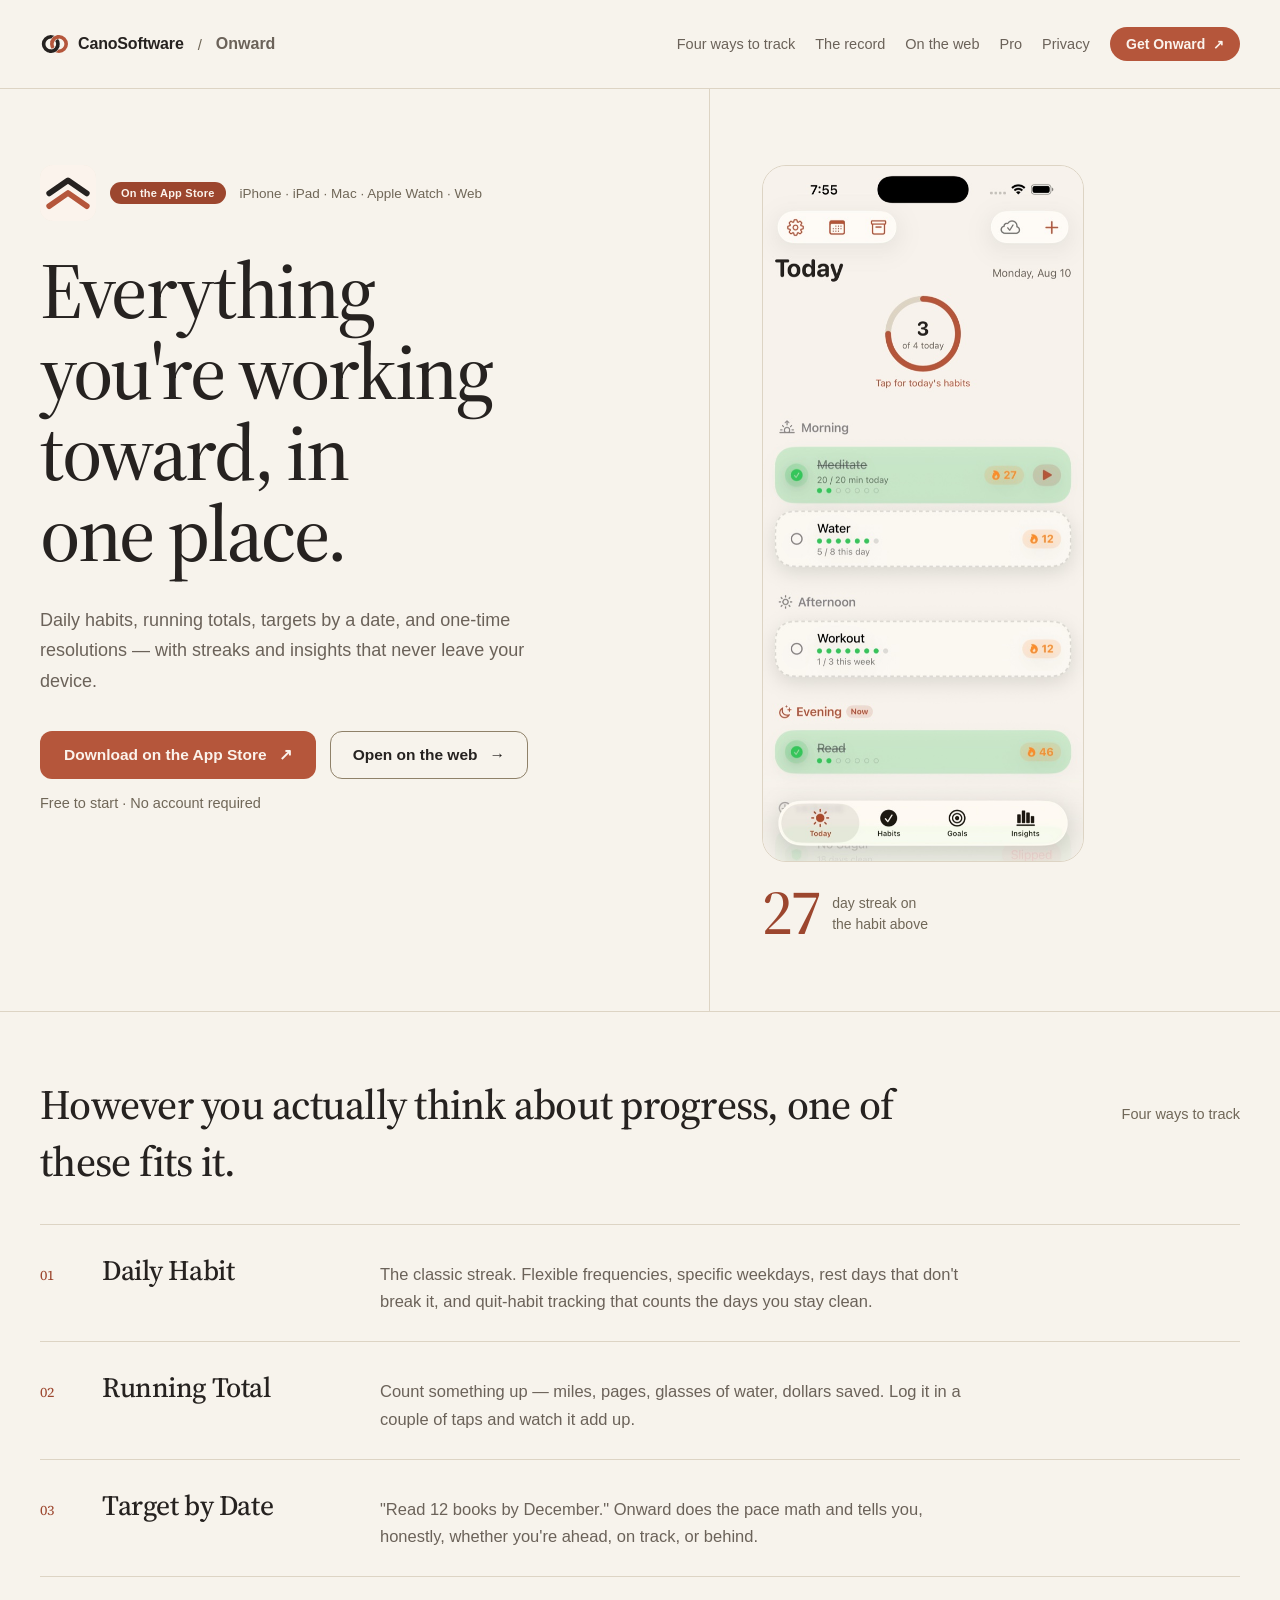
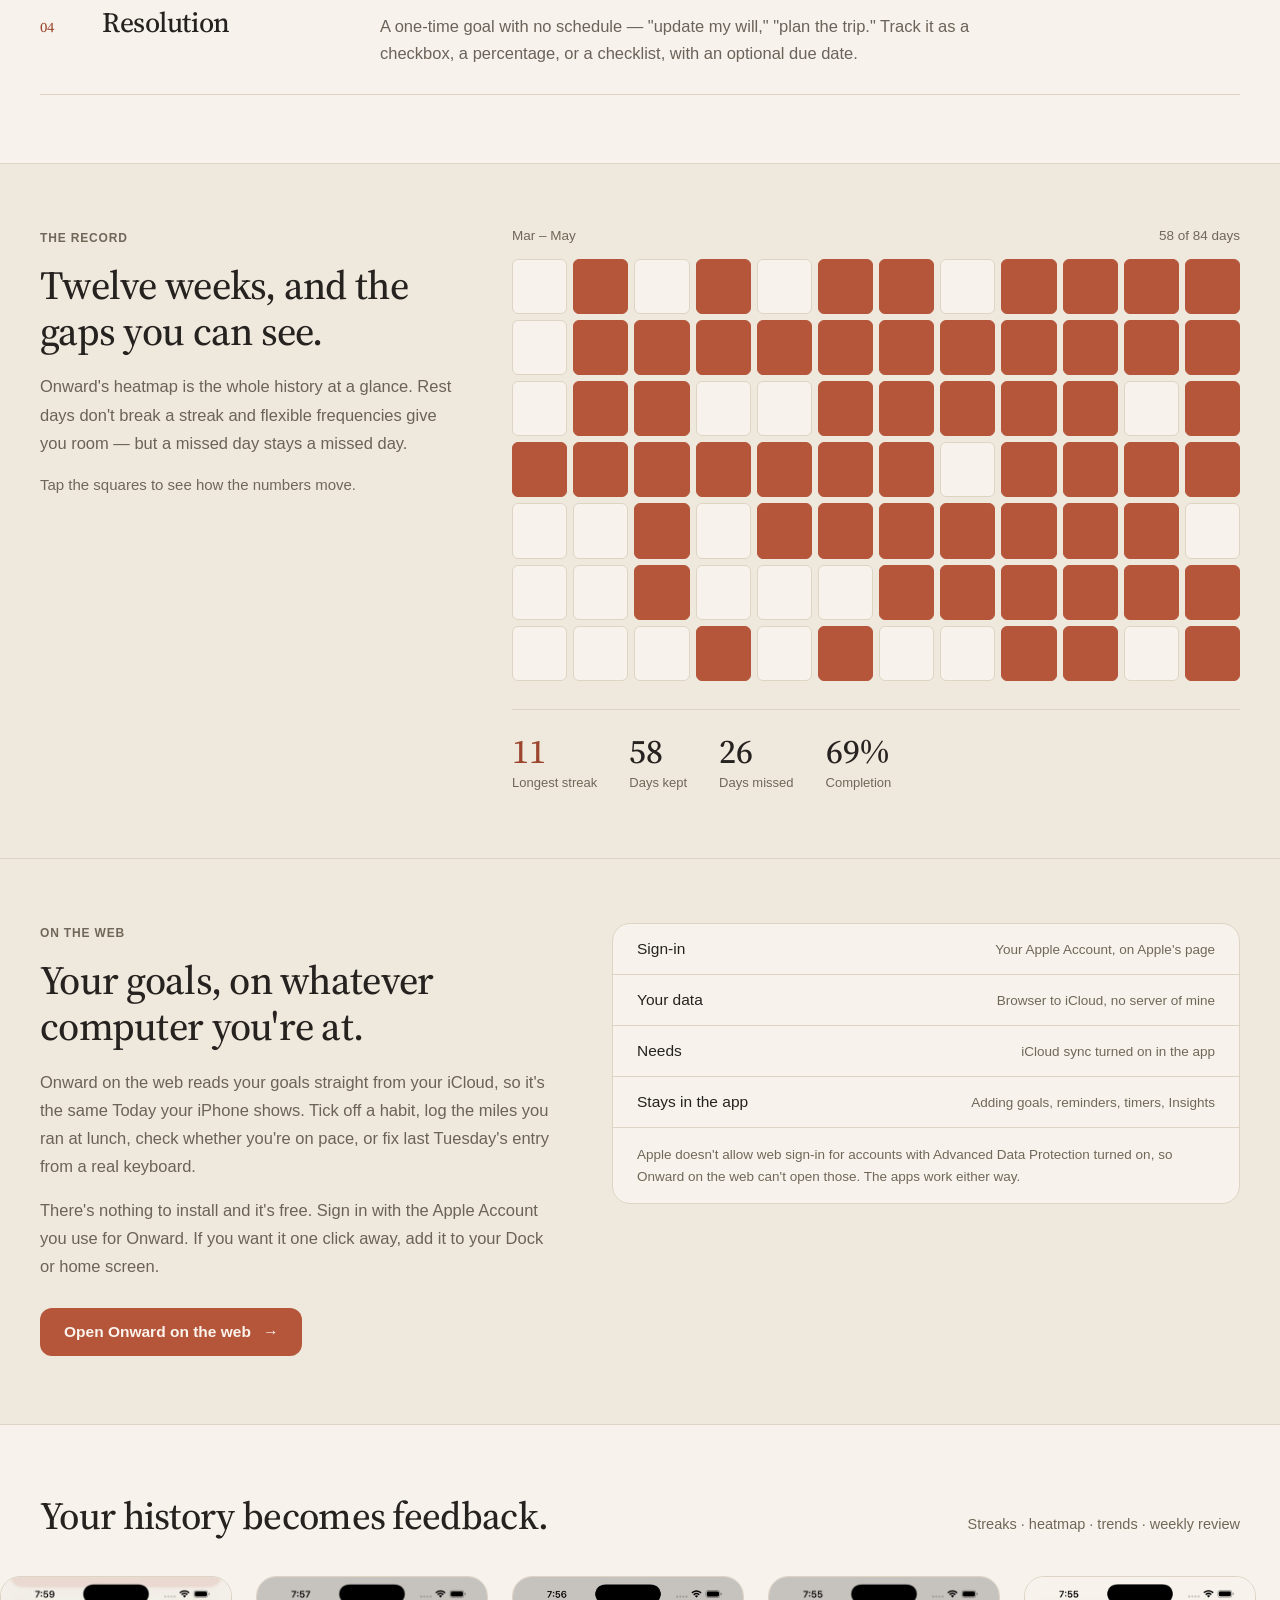
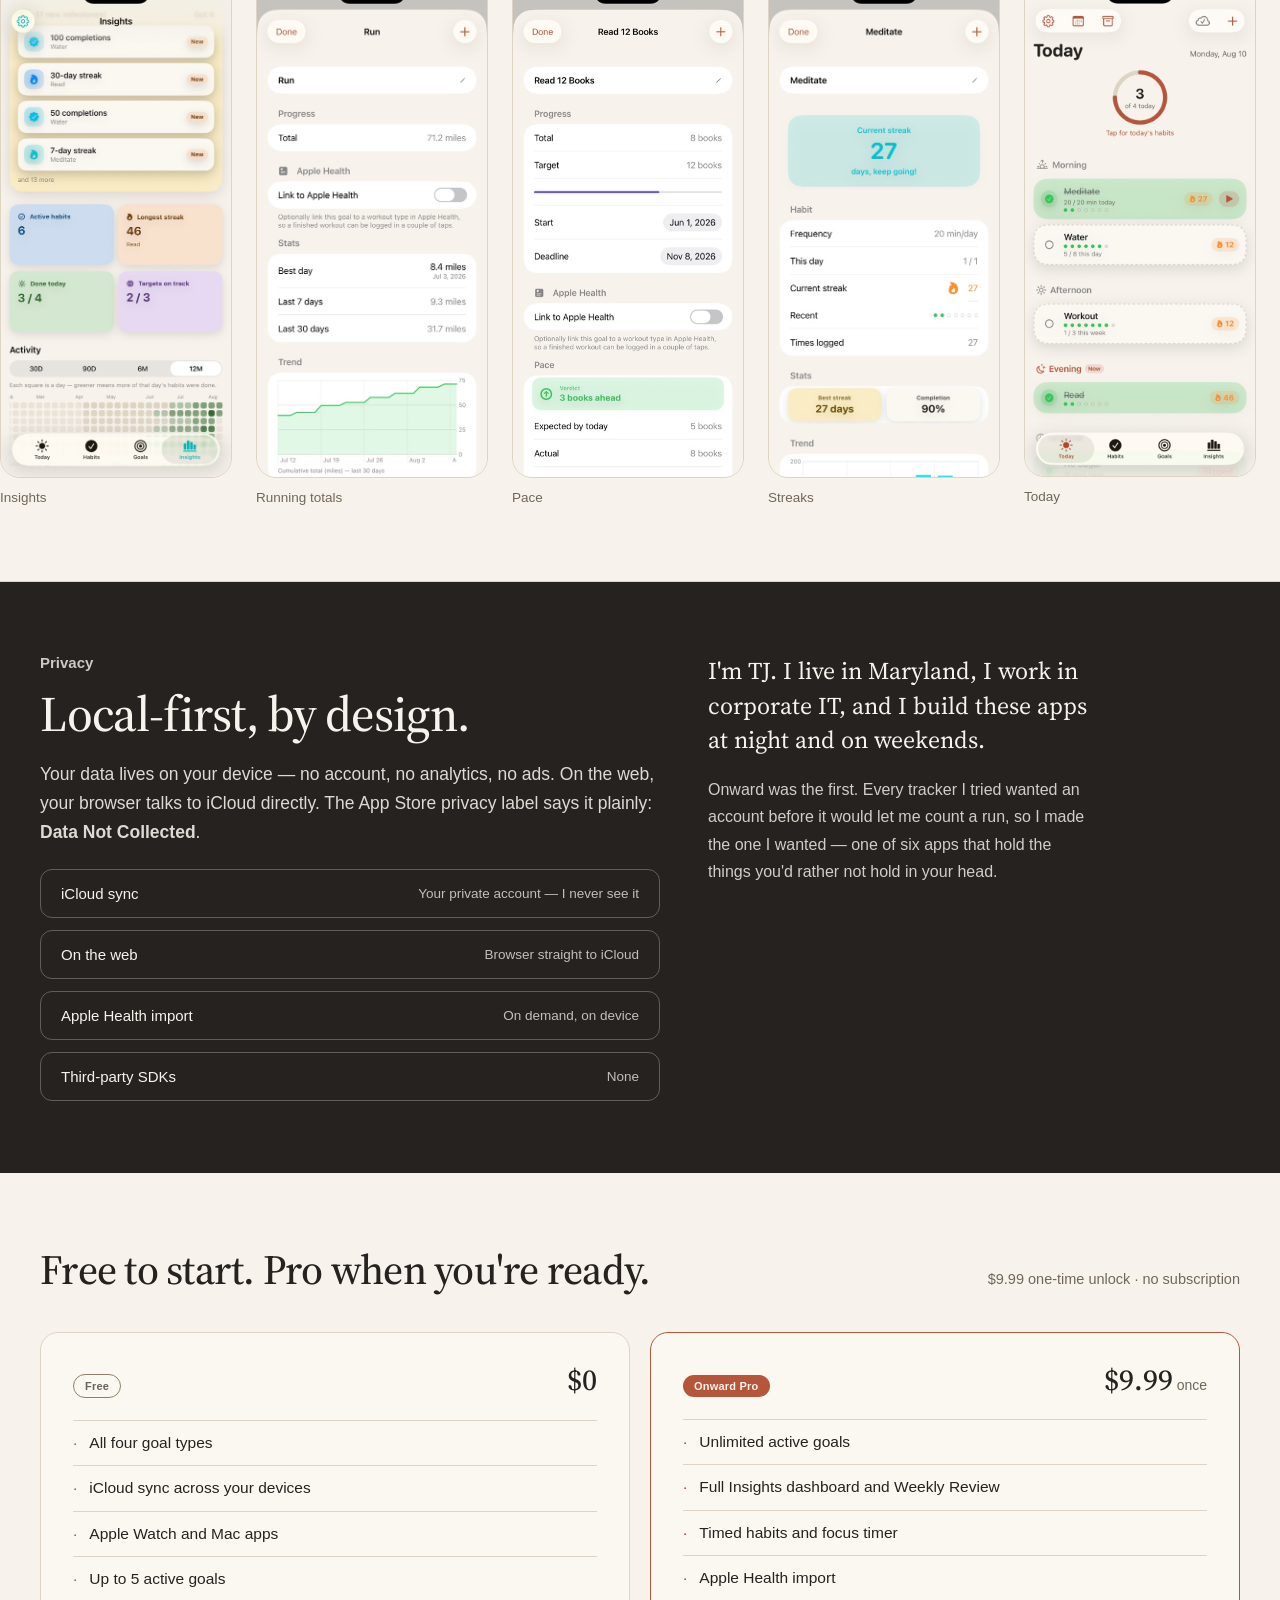
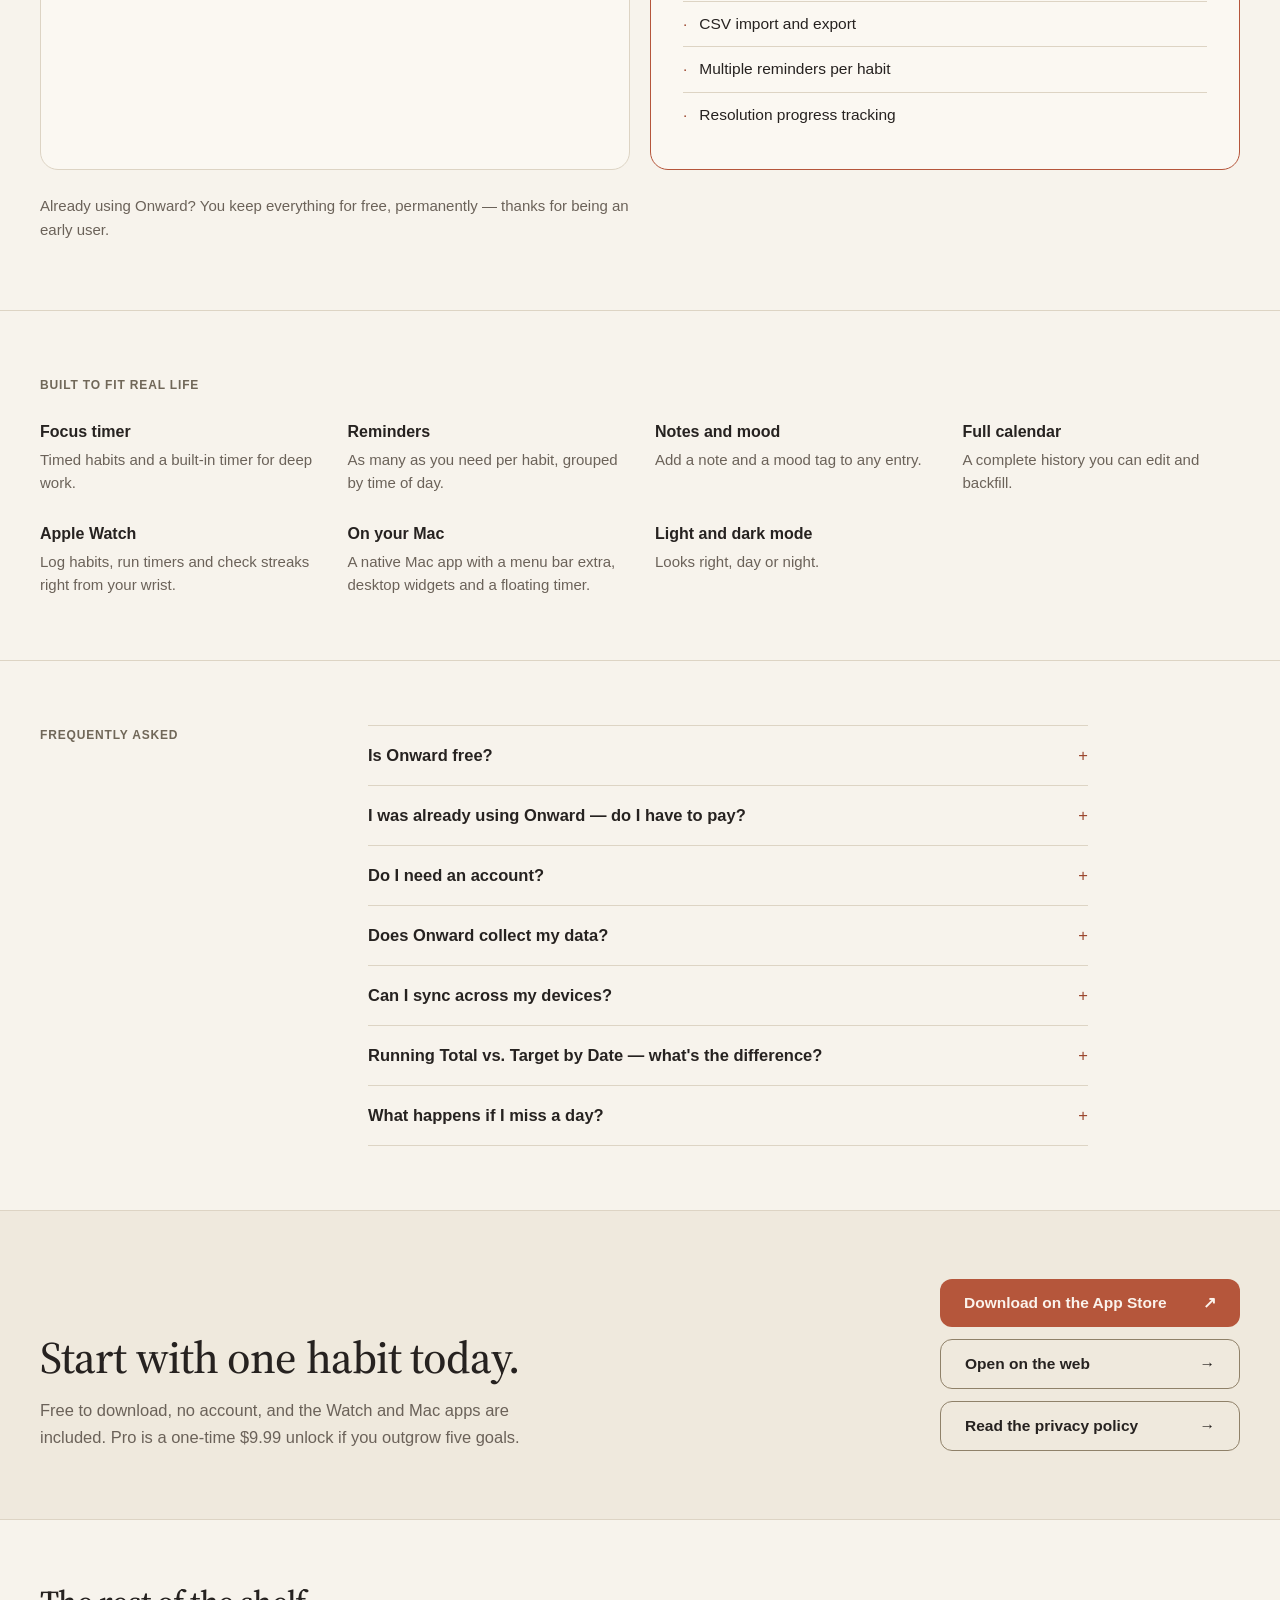
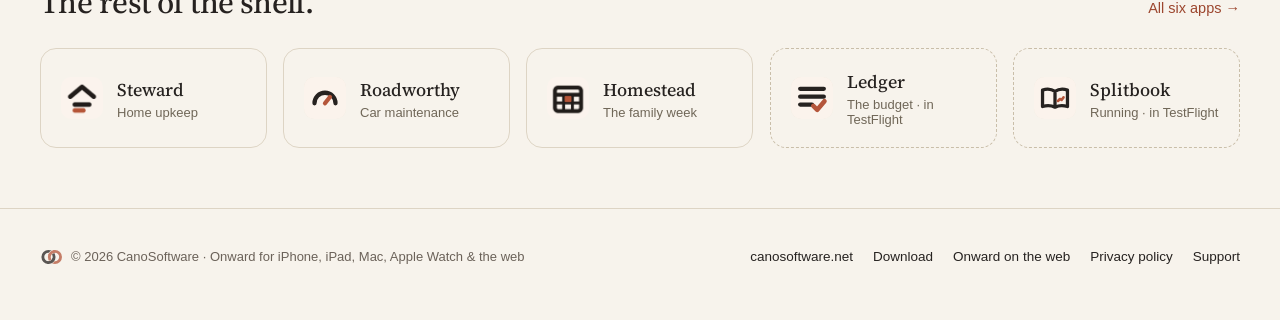
<file: onward/index.html>
<!DOCTYPE html>
<html lang="en">
<head>
<meta charset="utf-8">
<meta name="viewport" content="width=device-width, initial-scale=1">
<title>Onward — track habits and goals, privately | CanoSoftware</title>
<meta name="description" content="Onward is an iPhone, iPad, Mac and Apple Watch app for daily habits, running totals, targets by a date, and one-time resolutions. No account, no analytics, one-time price. Also on the web, straight from your iCloud.">
<link rel="icon" type="image/png" sizes="32x32" href="assets/favicon-32.png">
<link rel="icon" type="image/png" sizes="16x16" href="assets/favicon-16.png">
<link rel="icon" type="image/png" sizes="192x192" href="assets/favicon-192.png">
<link rel="shortcut icon" href="assets/favicon.ico">
<link rel="apple-touch-icon" href="assets/apple-touch-icon.png">
<link rel="preconnect" href="https://fonts.googleapis.com">
<link rel="preconnect" href="https://fonts.gstatic.com" crossorigin>
<link href="https://fonts.googleapis.com/css2?family=Source+Serif+4:opsz,wght@8..60,500&display=swap" rel="stylesheet">
<style>
:root{
  --page:#F7F3EC;--surface-raised:#FBF8F2;--surface-sunken:#EFE9DD;--surface-tile:#FBF3EC;
  --text-primary:#262220;--text-secondary:#6B6259;--text-tertiary:#706758;
  --terracotta:#B5563B;--terracotta-text:#9C462E;--text-on-terracotta:#FBF3EC;
  --border:#DDD4C4;--border-strong:#C9BEA9;--border-interactive:#8F8169;
  --pill-shipped-bg:#9C462E;--pill-shipped-text:#FBF3EC;
  --pill-soon-border:#C9BEA9;--pill-soon-text:#6B6259;
}
@media (prefers-color-scheme: dark){
  :root{
    --page:#17140F;--surface-raised:#211D18;--surface-sunken:#100E0A;--surface-tile:#262220;
    --text-primary:#EDE6DA;--text-secondary:#A79C8C;--text-tertiary:#93897A;
    --terracotta:#E08863;--terracotta-text:#E08863;
    --border:#33291F;--border-strong:#463A2C;--border-interactive:#7F6C54;
    --pill-shipped-bg:#E08863;--pill-shipped-text:#17140F;--text-on-terracotta:#17140F;
    --pill-soon-border:#463A2C;--pill-soon-text:#A79C8C;
  }
}
html{background:var(--page);color-scheme:light dark;}
body{margin:0;background:var(--page);color:var(--text-primary);font-family:-apple-system,BlinkMacSystemFont,'Segoe UI',Roboto,sans-serif;-webkit-font-smoothing:antialiased;}
a{color:var(--terracotta-text);text-decoration:none;}
a:hover{opacity:.72;}
::selection{background:var(--terracotta);color:var(--text-on-terracotta);}
img{max-width:100%;height:auto;display:block;}
.mark-light{display:block;}
.mark-dark{display:none;}
@media (prefers-color-scheme: dark){.mark-light{display:none;}.mark-dark{display:block;}}
details summary::-webkit-details-marker{display:none;}
.shot-rail{scrollbar-width:none;}
.shot-rail::-webkit-scrollbar{display:none;}
[data-reveal]{opacity:0;transform:translateY(22px);transition:opacity .6s cubic-bezier(.2,0,.2,1),transform .6s cubic-bezier(.2,0,.2,1);}
[data-reveal].is-visible{opacity:1;transform:translateY(0);}
.heat-cell{appearance:none;padding:0;cursor:pointer;aspect-ratio:1/1;border-radius:6px;border:1px solid var(--border);background:var(--page);transition:background .16s ease,border-color .16s ease;}
.heat-cell.is-kept{background:var(--terracotta);border-color:var(--terracotta);}
</style>
</head>
<body>

<div style="background:var(--page)">

  <div style="position:sticky;top:0;z-index:60;background:var(--page);border-bottom:1px solid var(--border)">
    <div style="max-width:1280px;margin:0 auto;padding:14px 40px;display:flex;align-items:center;justify-content:space-between;gap:16px;min-height:60px;flex-wrap:wrap">
      <div style="display:flex;align-items:center;gap:14px;min-width:0">
        <a href="/index.html" style="display:flex;align-items:center;gap:10px;color:var(--text-primary)">
          <img class="mark-light" src="/assets/mark.svg" alt="" width="28" height="18"><img class="mark-dark" src="/assets/mark-dark.svg" alt="" width="28" height="18">
          <span style="font-size:16px;font-weight:600;letter-spacing:-0.01em">CanoSoftware</span>
        </a>
        <span aria-hidden="true" style="color:var(--text-tertiary);font-size:15px">/</span>
        <span style="font-size:16px;font-weight:600;color:var(--text-secondary)">Onward</span>
      </div>
      <div style="display:flex;align-items:center;gap:20px;flex-wrap:wrap">
        <a href="#ways" style="font-size:14.5px;color:var(--text-secondary)">Four ways to track</a>
        <a href="#record" style="font-size:14.5px;color:var(--text-secondary)">The record</a>
        <a href="#web" style="font-size:14.5px;color:var(--text-secondary)">On the web</a>
        <a href="#pro" style="font-size:14.5px;color:var(--text-secondary)">Pro</a>
        <a href="#privacy" style="font-size:14.5px;color:var(--text-secondary)">Privacy</a>
        <a href="https://apps.apple.com/us/app/onward-goal-habit-tracker/id6789669813" target="_blank" rel="noopener" data-magnet="1" style="display:inline-flex;align-items:center;gap:8px;font-size:14px;font-weight:600;color:var(--text-on-terracotta);background:var(--terracotta);padding:9px 16px;border-radius:20px;white-space:nowrap">Get Onward <span aria-hidden="true" style="font-size:13px">↗</span></a>
      </div>
    </div>
    <div style="height:2px;margin-bottom:-2px;position:relative;z-index:1"><div id="scroll-progress" style="height:2px;background:var(--terracotta);width:0%;transition:width .12s linear"></div></div>
  </div>

  <section style="border-bottom:1px solid var(--border)">
    <div style="max-width:1280px;margin:0 auto;padding:0 40px">
      <div style="display:flex;flex-wrap:wrap">
        <div id="hero-left" style="flex:1 1 460px;min-width:0;padding:76px 52px 72px 0;box-sizing:border-box;border-right:1px solid var(--border)">
          <div style="display:flex;align-items:center;gap:14px;margin-bottom:30px">
            <img src="/icons/onward-icon.svg" alt="Onward app icon" data-magnet="1" style="width:56px;height:56px;border-radius:13px;background:var(--surface-sunken)">
            <span style="font-size:11px;font-weight:600;letter-spacing:0.02em;padding:5px 11px;border-radius:20px;background:var(--pill-shipped-bg);color:var(--pill-shipped-text)">On the App Store</span>
            <span style="font-size:13.5px;color:var(--text-tertiary)">iPhone · iPad · Mac · Apple Watch · Web</span>
          </div>
          <h1 style="font-family:'Source Serif 4',ui-serif,Georgia,'Iowan Old Style','Palatino Linotype',serif;font-weight:500;font-size:clamp(2.3rem,6.2vw,5rem);line-height:1.02;letter-spacing:-0.03em;margin:0">Everything<br>you're working<br>toward, in<br>one place.</h1>
          <p style="font-size:18px;line-height:1.7;color:var(--text-secondary);margin:30px 0 0;max-width:490px">Daily habits, running totals, targets by a date, and one-time resolutions — with streaks and insights that never leave your device.</p>
          <div style="display:flex;flex-wrap:wrap;gap:14px;align-items:center;margin-top:34px">
            <a href="https://apps.apple.com/us/app/onward-goal-habit-tracker/id6789669813" target="_blank" rel="noopener" data-magnet="1" style="display:inline-flex;align-items:center;gap:12px;font-size:15.5px;font-weight:600;color:var(--text-on-terracotta);background:var(--terracotta);padding:15px 24px;border-radius:12px">Download on the App Store <span aria-hidden="true">↗</span></a>
            <a href="https://onward.canosoftware.net/web/" style="display:inline-flex;align-items:center;gap:12px;font-size:15.5px;font-weight:600;color:var(--text-primary);border:1px solid var(--border-interactive);padding:14px 22px;border-radius:12px">Open on the web <span aria-hidden="true">→</span></a>
          </div>
          <p style="font-size:14.5px;color:var(--text-tertiary);margin:16px 0 0">Free to start · No account required</p>
        </div>
        <div id="hero-right" style="flex:1 1 320px;min-width:0;padding:76px 0 72px 52px;box-sizing:border-box;display:flex;flex-direction:column;justify-content:center;gap:22px">
          <img src="assets/today.jpg" alt="Onward's Today screen, with habits grouped into morning, afternoon and evening" style="width:100%;max-width:320px;border-radius:24px;border:1px solid var(--border)">
          <div style="display:flex;align-items:flex-end;gap:12px;max-width:320px">
            <span id="streak-count" style="font-family:'Source Serif 4',ui-serif,Georgia,'Iowan Old Style','Palatino Linotype',serif;font-size:clamp(2.6rem,6vw,4rem);font-weight:500;line-height:0.86;letter-spacing:-0.03em;color:var(--terracotta-text)">0</span>
            <span style="font-size:14px;line-height:1.45;color:var(--text-tertiary);padding-bottom:5px">day streak on<br>the habit above</span>
          </div>
        </div>
      </div>
    </div>
  </section>

  <section id="ways" data-reveal style="border-bottom:1px solid var(--border)">
    <div style="max-width:1280px;margin:0 auto;padding:64px 40px 68px">
      <div style="display:flex;align-items:baseline;justify-content:space-between;gap:20px;flex-wrap:wrap;margin-bottom:34px">
        <h2 style="font-family:'Source Serif 4',ui-serif,Georgia,'Iowan Old Style','Palatino Linotype',serif;font-size:clamp(1.7rem,3.6vw,2.6rem);font-weight:500;letter-spacing:-0.018em;margin:0;max-width:22em">However you actually think about progress, one of these fits it.</h2>
        <span style="font-size:14.5px;color:var(--text-tertiary)">Four ways to track</span>
      </div>
      <div style="display:flex;flex-direction:column">
        <div style="display:flex;flex-wrap:wrap;gap:28px;align-items:baseline;padding:26px 0;border-top:1px solid var(--border)">
          <span style="flex:0 0 34px;font-family:'Source Serif 4',ui-serif,Georgia,serif;font-size:14px;color:var(--terracotta-text)">01</span>
          <h3 style="flex:0 1 250px;min-width:0;font-family:'Source Serif 4',ui-serif,Georgia,'Iowan Old Style','Palatino Linotype',serif;font-size:28px;font-weight:500;letter-spacing:-0.015em;margin:0">Daily Habit</h3>
          <p style="flex:1 1 320px;min-width:0;margin:0;font-size:16.5px;line-height:1.65;color:var(--text-secondary);max-width:600px">The classic streak. Flexible frequencies, specific weekdays, rest days that don't break it, and quit-habit tracking that counts the days you stay clean.</p>
        </div>
        <div style="display:flex;flex-wrap:wrap;gap:28px;align-items:baseline;padding:26px 0;border-top:1px solid var(--border)">
          <span style="flex:0 0 34px;font-family:'Source Serif 4',ui-serif,Georgia,serif;font-size:14px;color:var(--terracotta-text)">02</span>
          <h3 style="flex:0 1 250px;min-width:0;font-family:'Source Serif 4',ui-serif,Georgia,'Iowan Old Style','Palatino Linotype',serif;font-size:28px;font-weight:500;letter-spacing:-0.015em;margin:0">Running Total</h3>
          <p style="flex:1 1 320px;min-width:0;margin:0;font-size:16.5px;line-height:1.65;color:var(--text-secondary);max-width:600px">Count something up — miles, pages, glasses of water, dollars saved. Log it in a couple of taps and watch it add up.</p>
        </div>
        <div style="display:flex;flex-wrap:wrap;gap:28px;align-items:baseline;padding:26px 0;border-top:1px solid var(--border)">
          <span style="flex:0 0 34px;font-family:'Source Serif 4',ui-serif,Georgia,serif;font-size:14px;color:var(--terracotta-text)">03</span>
          <h3 style="flex:0 1 250px;min-width:0;font-family:'Source Serif 4',ui-serif,Georgia,'Iowan Old Style','Palatino Linotype',serif;font-size:28px;font-weight:500;letter-spacing:-0.015em;margin:0">Target by Date</h3>
          <p style="flex:1 1 320px;min-width:0;margin:0;font-size:16.5px;line-height:1.65;color:var(--text-secondary);max-width:600px">"Read 12 books by December." Onward does the pace math and tells you, honestly, whether you're ahead, on track, or behind.</p>
        </div>
        <div style="display:flex;flex-wrap:wrap;gap:28px;align-items:baseline;padding:26px 0;border-top:1px solid var(--border);border-bottom:1px solid var(--border)">
          <span style="flex:0 0 34px;font-family:'Source Serif 4',ui-serif,Georgia,serif;font-size:14px;color:var(--terracotta-text)">04</span>
          <h3 style="flex:0 1 250px;min-width:0;font-family:'Source Serif 4',ui-serif,Georgia,'Iowan Old Style','Palatino Linotype',serif;font-size:28px;font-weight:500;letter-spacing:-0.015em;margin:0">Resolution</h3>
          <p style="flex:1 1 320px;min-width:0;margin:0;font-size:16.5px;line-height:1.65;color:var(--text-secondary);max-width:600px">A one-time goal with no schedule — "update my will," "plan the trip." Track it as a checkbox, a percentage, or a checklist, with an optional due date.</p>
        </div>
      </div>
    </div>
  </section>

  <section id="record" data-reveal style="background:var(--surface-sunken);border-bottom:1px solid var(--border)">
    <div style="max-width:1280px;margin:0 auto;padding:64px 40px 68px">
      <div style="display:flex;flex-wrap:wrap;gap:52px;align-items:flex-start">
        <div style="flex:1 1 340px;min-width:0;max-width:420px">
          <span style="font-size:12px;font-weight:600;letter-spacing:0.07em;text-transform:uppercase;color:var(--text-tertiary)">The record</span>
          <h2 style="font-family:'Source Serif 4',ui-serif,Georgia,'Iowan Old Style','Palatino Linotype',serif;font-size:clamp(1.7rem,3.6vw,2.5rem);font-weight:500;line-height:1.16;letter-spacing:-0.018em;margin:16px 0 18px">Twelve weeks, and the gaps you can see.</h2>
          <p style="font-size:16.5px;line-height:1.7;color:var(--text-secondary);margin:0 0 16px">Onward's heatmap is the whole history at a glance. Rest days don't break a streak and flexible frequencies give you room — but a missed day stays a missed day.</p>
          <p style="font-size:15px;line-height:1.65;color:var(--text-tertiary);margin:0">Tap the squares to see how the numbers move.</p>
        </div>
        <div style="flex:1 1 440px;min-width:0">
          <div style="display:flex;align-items:baseline;justify-content:space-between;gap:16px;margin-bottom:16px">
            <span style="font-size:13.5px;color:var(--text-tertiary)">Mar – May</span>
            <span id="heat-filled-label" style="font-size:13.5px;color:var(--text-tertiary)"></span>
          </div>
          <div id="heat-grid" style="display:grid;grid-template-columns:repeat(12,minmax(0,1fr));gap:6px"></div>
          <div style="display:flex;flex-wrap:wrap;gap:32px;margin-top:28px;padding-top:24px;border-top:1px solid var(--border)">
            <div><div id="heat-best" style="font-family:'Source Serif 4',ui-serif,Georgia,'Iowan Old Style','Palatino Linotype',serif;font-size:34px;font-weight:500;line-height:1;color:var(--terracotta-text)"></div><div style="font-size:13px;color:var(--text-tertiary);margin-top:7px">Longest streak</div></div>
            <div><div id="heat-kept" style="font-family:'Source Serif 4',ui-serif,Georgia,'Iowan Old Style','Palatino Linotype',serif;font-size:34px;font-weight:500;line-height:1"></div><div style="font-size:13px;color:var(--text-tertiary);margin-top:7px">Days kept</div></div>
            <div><div id="heat-missed" style="font-family:'Source Serif 4',ui-serif,Georgia,'Iowan Old Style','Palatino Linotype',serif;font-size:34px;font-weight:500;line-height:1"></div><div style="font-size:13px;color:var(--text-tertiary);margin-top:7px">Days missed</div></div>
            <div><div id="heat-rate" style="font-family:'Source Serif 4',ui-serif,Georgia,'Iowan Old Style','Palatino Linotype',serif;font-size:34px;font-weight:500;line-height:1"></div><div style="font-size:13px;color:var(--text-tertiary);margin-top:7px">Completion</div></div>
          </div>
        </div>
      </div>
    </div>
  </section>

  <section id="web" data-reveal style="background:var(--surface-sunken);border-bottom:1px solid var(--border)">
    <div style="max-width:1280px;margin:0 auto;padding:64px 40px 68px">
      <div style="display:flex;flex-wrap:wrap;gap:52px;align-items:flex-start">
        <div style="flex:1 1 360px;min-width:0;max-width:520px">
          <span style="font-size:12px;font-weight:600;letter-spacing:0.07em;text-transform:uppercase;color:var(--text-tertiary)">On the web</span>
          <h2 style="font-family:'Source Serif 4',ui-serif,Georgia,'Iowan Old Style','Palatino Linotype',serif;font-size:clamp(1.7rem,3.6vw,2.5rem);font-weight:500;line-height:1.16;letter-spacing:-0.018em;margin:16px 0 18px">Your goals, on whatever computer you're at.</h2>
          <p style="font-size:16.5px;line-height:1.7;color:var(--text-secondary);margin:0 0 16px">Onward on the web reads your goals straight from your iCloud, so it's the same Today your iPhone shows. Tick off a habit, log the miles you ran at lunch, check whether you're on pace, or fix last Tuesday's entry from a real keyboard.</p>
          <p style="font-size:16.5px;line-height:1.7;color:var(--text-secondary);margin:0 0 28px">There's nothing to install and it's free. Sign in with the Apple Account you use for Onward. If you want it one click away, add it to your Dock or home screen.</p>
          <a href="https://onward.canosoftware.net/web/" data-magnet="1" style="display:inline-flex;align-items:center;gap:12px;font-size:15.5px;font-weight:600;color:var(--text-on-terracotta);background:var(--terracotta);padding:15px 24px;border-radius:12px">Open Onward on the web <span aria-hidden="true">→</span></a>
        </div>
        <div style="flex:1 1 360px;min-width:0;border:1px solid var(--border);border-radius:18px;overflow:hidden;background:var(--page)">
          <div style="display:flex;align-items:baseline;justify-content:space-between;gap:16px;padding:16px 24px;border-bottom:1px solid var(--border)"><span style="font-size:15.5px;white-space:nowrap">Sign-in</span><span style="font-size:13.5px;color:var(--text-tertiary);text-align:right">Your Apple Account, on Apple's page</span></div>
          <div style="display:flex;align-items:baseline;justify-content:space-between;gap:16px;padding:16px 24px;border-bottom:1px solid var(--border)"><span style="font-size:15.5px;white-space:nowrap">Your data</span><span style="font-size:13.5px;color:var(--text-tertiary);text-align:right">Browser to iCloud, no server of mine</span></div>
          <div style="display:flex;align-items:baseline;justify-content:space-between;gap:16px;padding:16px 24px;border-bottom:1px solid var(--border)"><span style="font-size:15.5px;white-space:nowrap">Needs</span><span style="font-size:13.5px;color:var(--text-tertiary);text-align:right">iCloud sync turned on in the app</span></div>
          <div style="display:flex;align-items:baseline;justify-content:space-between;gap:16px;padding:16px 24px;border-bottom:1px solid var(--border)"><span style="font-size:15.5px;white-space:nowrap">Stays in the app</span><span style="font-size:13.5px;color:var(--text-tertiary);text-align:right">Adding goals, reminders, timers, Insights</span></div>
          <div style="padding:16px 24px;font-size:13.5px;line-height:1.6;color:var(--text-tertiary)">Apple doesn't allow web sign-in for accounts with Advanced Data Protection turned on, so Onward on the web can't open those. The apps work either way.</div>
        </div>
      </div>
    </div>
  </section>

  <section data-reveal style="border-bottom:1px solid var(--border)">
    <div style="max-width:1280px;margin:0 auto;padding:64px 0 68px">
      <div style="max-width:1280px;margin:0 auto;padding:0 40px">
        <div style="display:flex;align-items:baseline;justify-content:space-between;gap:20px;flex-wrap:wrap;margin-bottom:30px">
          <h2 style="font-family:'Source Serif 4',ui-serif,Georgia,'Iowan Old Style','Palatino Linotype',serif;font-size:clamp(1.6rem,3.4vw,2.4rem);font-weight:500;letter-spacing:-0.018em;margin:0;max-width:20em">Your history becomes feedback.</h2>
          <span style="font-size:14.5px;color:var(--text-tertiary)">Streaks · heatmap · trends · weekly review</span>
        </div>
      </div>
      <div class="shot-rail" style="display:flex;gap:24px;overflow-x:auto;scroll-snap-type:x mandatory;padding:4px 40px 8px">
        <div style="flex:0 0 auto;scroll-snap-align:start">
          <img src="assets/insights.jpg" alt="Insights overview with milestones, stat cards and an activity heatmap" style="width:230px;border-radius:20px;border:1px solid var(--border)">
          <p style="margin:12px 0 0;font-size:13.5px;color:var(--text-tertiary)">Insights</p>
        </div>
        <div style="flex:0 0 auto;scroll-snap-align:start">
          <img src="assets/totals.jpg" alt="A Running Total goal showing cumulative miles logged and a 30-day trend" style="width:230px;border-radius:20px;border:1px solid var(--border)">
          <p style="margin:12px 0 0;font-size:13.5px;color:var(--text-tertiary)">Running totals</p>
        </div>
        <div style="flex:0 0 auto;scroll-snap-align:start">
          <img src="assets/pace.jpg" alt="Pace screen showing whether a target by date is ahead or behind" style="width:230px;border-radius:20px;border:1px solid var(--border)">
          <p style="margin:12px 0 0;font-size:13.5px;color:var(--text-tertiary)">Pace</p>
        </div>
        <div style="flex:0 0 auto;scroll-snap-align:start">
          <img src="assets/streak.jpg" alt="Meditate habit detail with a 27-day streak and completion stats" style="width:230px;border-radius:20px;border:1px solid var(--border)">
          <p style="margin:12px 0 0;font-size:13.5px;color:var(--text-tertiary)">Streaks</p>
        </div>
        <div style="flex:0 0 auto;scroll-snap-align:start">
          <img src="assets/today.jpg" alt="Today screen with habits grouped by time of day" style="width:230px;border-radius:20px;border:1px solid var(--border)">
          <p style="margin:12px 0 0;font-size:13.5px;color:var(--text-tertiary)">Today</p>
        </div>
      </div>
    </div>
  </section>

  <section id="privacy" data-reveal style="background:#262220;color:#F7F3EC">
    <div style="max-width:1280px;margin:0 auto;padding:72px 40px">
      <div style="display:flex;flex-wrap:wrap;gap:48px;align-items:flex-start">
        <div style="flex:1 1 460px;min-width:0;max-width:620px">
          <span style="font-size:15px;font-weight:600;opacity:.8;display:block;margin-bottom:16px">Privacy</span>
          <h2 style="font-family:'Source Serif 4',ui-serif,Georgia,'Iowan Old Style','Palatino Linotype',serif;font-size:clamp(1.9rem,4.4vw,3.1rem);font-weight:500;line-height:1.12;letter-spacing:-0.02em;margin:0 0 18px">Local-first, by design.</h2>
          <p style="font-size:17.5px;line-height:1.65;margin:0 0 22px;opacity:.88">Your data lives on your device — no account, no analytics, no ads. On the web, your browser talks to iCloud directly. The App Store privacy label says it plainly: <strong>Data Not Collected</strong>.</p>
          <div style="display:flex;flex-direction:column;gap:12px">
            <div style="display:flex;align-items:center;justify-content:space-between;gap:16px;padding:15px 20px;border:1px solid rgba(247,243,236,.28);border-radius:12px"><span style="font-size:15px">iCloud sync</span><span style="font-size:13.5px;opacity:.75">Your private account — I never see it</span></div>
            <div style="display:flex;align-items:center;justify-content:space-between;gap:16px;padding:15px 20px;border:1px solid rgba(247,243,236,.28);border-radius:12px"><span style="font-size:15px">On the web</span><span style="font-size:13.5px;opacity:.75">Browser straight to iCloud</span></div>
            <div style="display:flex;align-items:center;justify-content:space-between;gap:16px;padding:15px 20px;border:1px solid rgba(247,243,236,.28);border-radius:12px"><span style="font-size:15px">Apple Health import</span><span style="font-size:13.5px;opacity:.75">On demand, on device</span></div>
            <div style="display:flex;align-items:center;justify-content:space-between;gap:16px;padding:15px 20px;border:1px solid rgba(247,243,236,.28);border-radius:12px"><span style="font-size:15px">Third-party SDKs</span><span style="font-size:13.5px;opacity:.75">None</span></div>
          </div>
        </div>
        <div style="flex:1 1 300px;min-width:0;max-width:380px">
          <p style="font-family:'Source Serif 4',ui-serif,Georgia,'Iowan Old Style','Palatino Linotype',serif;font-size:24px;line-height:1.45;margin:0 0 18px">I'm TJ. I live in Maryland, I work in corporate IT, and I build these apps at night and on weekends.</p>
          <p style="font-size:16px;line-height:1.7;margin:0;opacity:.82">Onward was the first. Every tracker I tried wanted an account before it would let me count a run, so I made the one I wanted — one of six apps that hold the things you'd rather not hold in your head.</p>
        </div>
      </div>
    </div>
  </section>

  <section id="pro" data-reveal style="border-bottom:1px solid var(--border)">
    <div style="max-width:1280px;margin:0 auto;padding:68px 40px">
      <div style="display:flex;align-items:baseline;justify-content:space-between;gap:20px;flex-wrap:wrap;margin-bottom:34px">
        <h2 style="font-family:'Source Serif 4',ui-serif,Georgia,'Iowan Old Style','Palatino Linotype',serif;font-size:clamp(1.7rem,3.6vw,2.6rem);font-weight:500;letter-spacing:-0.018em;margin:0">Free to start. Pro when you're ready.</h2>
        <span style="font-size:14.5px;color:var(--text-tertiary)">$9.99 one-time unlock · no subscription</span>
      </div>
      <div style="display:grid;grid-template-columns:repeat(auto-fit,minmax(300px,1fr));gap:20px">
        <div style="padding:32px;border:1px solid var(--border);border-radius:18px;background:var(--surface-raised)">
          <div style="display:flex;align-items:baseline;justify-content:space-between;gap:12px;margin-bottom:22px">
            <span style="font-size:11px;font-weight:600;letter-spacing:0.02em;padding:5px 11px;border-radius:20px;border:1px solid var(--border-interactive);color:var(--text-secondary)">Free</span>
            <span style="font-family:'Source Serif 4',ui-serif,Georgia,serif;font-size:30px;font-weight:500;line-height:1">$0</span>
          </div>
          <div style="display:flex;gap:12px;padding:11px 0;border-top:1px solid var(--border);font-size:15.5px;line-height:1.45;color:var(--text-primary)"><span aria-hidden="true" style="color:var(--text-tertiary)">·</span><span>All four goal types</span></div>
          <div style="display:flex;gap:12px;padding:11px 0;border-top:1px solid var(--border);font-size:15.5px;line-height:1.45;color:var(--text-primary)"><span aria-hidden="true" style="color:var(--text-tertiary)">·</span><span>iCloud sync across your devices</span></div>
          <div style="display:flex;gap:12px;padding:11px 0;border-top:1px solid var(--border);font-size:15.5px;line-height:1.45;color:var(--text-primary)"><span aria-hidden="true" style="color:var(--text-tertiary)">·</span><span>Apple Watch and Mac apps</span></div>
          <div style="display:flex;gap:12px;padding:11px 0;border-top:1px solid var(--border);font-size:15.5px;line-height:1.45;color:var(--text-primary)"><span aria-hidden="true" style="color:var(--text-tertiary)">·</span><span>Up to 5 active goals</span></div>
        </div>
        <div style="padding:32px;border:1px solid var(--terracotta);border-radius:18px;background:var(--surface-raised)">
          <div style="display:flex;align-items:baseline;justify-content:space-between;gap:12px;margin-bottom:22px">
            <span style="font-size:11px;font-weight:600;letter-spacing:0.02em;padding:5px 11px;border-radius:20px;background:var(--terracotta);color:var(--text-on-terracotta)">Onward Pro</span>
            <span style="font-family:'Source Serif 4',ui-serif,Georgia,serif;font-size:30px;font-weight:500;line-height:1">$9.99<span style="font-family:-apple-system,BlinkMacSystemFont,'Segoe UI',Roboto,sans-serif;font-size:14px;font-weight:400;color:var(--text-tertiary)"> once</span></span>
          </div>
          <div style="display:flex;gap:12px;padding:11px 0;border-top:1px solid var(--border);font-size:15.5px;line-height:1.45;color:var(--text-primary)"><span aria-hidden="true" style="color:var(--terracotta-text)">·</span><span>Unlimited active goals</span></div>
          <div style="display:flex;gap:12px;padding:11px 0;border-top:1px solid var(--border);font-size:15.5px;line-height:1.45;color:var(--text-primary)"><span aria-hidden="true" style="color:var(--terracotta-text)">·</span><span>Full Insights dashboard and Weekly Review</span></div>
          <div style="display:flex;gap:12px;padding:11px 0;border-top:1px solid var(--border);font-size:15.5px;line-height:1.45;color:var(--text-primary)"><span aria-hidden="true" style="color:var(--terracotta-text)">·</span><span>Timed habits and focus timer</span></div>
          <div style="display:flex;gap:12px;padding:11px 0;border-top:1px solid var(--border);font-size:15.5px;line-height:1.45;color:var(--text-primary)"><span aria-hidden="true" style="color:var(--terracotta-text)">·</span><span>Apple Health import</span></div>
          <div style="display:flex;gap:12px;padding:11px 0;border-top:1px solid var(--border);font-size:15.5px;line-height:1.45;color:var(--text-primary)"><span aria-hidden="true" style="color:var(--terracotta-text)">·</span><span>CSV import and export</span></div>
          <div style="display:flex;gap:12px;padding:11px 0;border-top:1px solid var(--border);font-size:15.5px;line-height:1.45;color:var(--text-primary)"><span aria-hidden="true" style="color:var(--terracotta-text)">·</span><span>Multiple reminders per habit</span></div>
          <div style="display:flex;gap:12px;padding:11px 0;border-top:1px solid var(--border);font-size:15.5px;line-height:1.45;color:var(--text-primary)"><span aria-hidden="true" style="color:var(--terracotta-text)">·</span><span>Resolution progress tracking</span></div>
        </div>
      </div>
      <p style="font-size:15px;line-height:1.6;color:var(--text-secondary);margin:24px 0 0;max-width:620px">Already using Onward? You keep everything for free, permanently — thanks for being an early user.</p>
    </div>
  </section>

  <section data-reveal style="border-bottom:1px solid var(--border)">
    <div style="max-width:1280px;margin:0 auto;padding:64px 40px">
      <span style="font-size:12px;font-weight:600;letter-spacing:0.07em;text-transform:uppercase;color:var(--text-tertiary)">Built to fit real life</span>
      <div style="display:grid;grid-template-columns:repeat(auto-fit,minmax(230px,1fr));gap:30px;margin-top:30px">
        <div><div style="font-size:16px;font-weight:600;margin-bottom:7px">Focus timer</div><p style="margin:0;font-size:15px;line-height:1.55;color:var(--text-secondary)">Timed habits and a built-in timer for deep work.</p></div>
        <div><div style="font-size:16px;font-weight:600;margin-bottom:7px">Reminders</div><p style="margin:0;font-size:15px;line-height:1.55;color:var(--text-secondary)">As many as you need per habit, grouped by time of day.</p></div>
        <div><div style="font-size:16px;font-weight:600;margin-bottom:7px">Notes and mood</div><p style="margin:0;font-size:15px;line-height:1.55;color:var(--text-secondary)">Add a note and a mood tag to any entry.</p></div>
        <div><div style="font-size:16px;font-weight:600;margin-bottom:7px">Full calendar</div><p style="margin:0;font-size:15px;line-height:1.55;color:var(--text-secondary)">A complete history you can edit and backfill.</p></div>
        <div><div style="font-size:16px;font-weight:600;margin-bottom:7px">Apple Watch</div><p style="margin:0;font-size:15px;line-height:1.55;color:var(--text-secondary)">Log habits, run timers and check streaks right from your wrist.</p></div>
        <div><div style="font-size:16px;font-weight:600;margin-bottom:7px">On your Mac</div><p style="margin:0;font-size:15px;line-height:1.55;color:var(--text-secondary)">A native Mac app with a menu bar extra, desktop widgets and a floating timer.</p></div>
        <div><div style="font-size:16px;font-weight:600;margin-bottom:7px">Light and dark mode</div><p style="margin:0;font-size:15px;line-height:1.55;color:var(--text-secondary)">Looks right, day or night.</p></div>
      </div>
    </div>
  </section>

  <section data-reveal style="border-bottom:1px solid var(--border)">
    <div style="max-width:1280px;margin:0 auto;padding:64px 40px">
      <div style="display:flex;flex-wrap:wrap;gap:48px;align-items:flex-start">
        <div style="flex:1 1 240px;min-width:0;max-width:280px">
          <span style="font-size:12px;font-weight:600;letter-spacing:0.07em;text-transform:uppercase;color:var(--text-tertiary)">Frequently asked</span>
        </div>
        <div style="flex:1 1 520px;min-width:0;max-width:720px;display:flex;flex-direction:column">
          <details style="border-top:1px solid var(--border);padding:20px 0">
            <summary style="font-size:16.5px;font-weight:600;color:var(--text-primary);cursor:pointer;list-style:none;display:flex;justify-content:space-between;gap:16px">Is Onward free?<span aria-hidden="true" style="color:var(--terracotta-text);font-weight:400">+</span></summary>
            <p style="margin:14px 0 0;font-size:16px;line-height:1.65;color:var(--text-secondary);max-width:620px">The free tier is fully capable: all four goal types, iCloud sync, the Apple Watch and Mac apps, and up to 5 active goals, no account required. Pro is an optional one-time unlock, not a subscription.</p>
          </details>
          <details style="border-top:1px solid var(--border);padding:20px 0">
            <summary style="font-size:16.5px;font-weight:600;color:var(--text-primary);cursor:pointer;list-style:none;display:flex;justify-content:space-between;gap:16px">I was already using Onward — do I have to pay?<span aria-hidden="true" style="color:var(--terracotta-text);font-weight:400">+</span></summary>
            <p style="margin:14px 0 0;font-size:16px;line-height:1.65;color:var(--text-secondary);max-width:620px">No. If you were using Onward before Pro launched, you keep everything for free, permanently, as a thank-you for being an early user.</p>
          </details>
          <details style="border-top:1px solid var(--border);padding:20px 0">
            <summary style="font-size:16.5px;font-weight:600;color:var(--text-primary);cursor:pointer;list-style:none;display:flex;justify-content:space-between;gap:16px">Do I need an account?<span aria-hidden="true" style="color:var(--terracotta-text);font-weight:400">+</span></summary>
            <p style="margin:14px 0 0;font-size:16px;line-height:1.65;color:var(--text-secondary);max-width:620px">No. There's no Onward account. The app works the moment you open it. Onward on the web asks you to sign in with your Apple Account, on Apple's own page, so it can read your goals from iCloud.</p>
          </details>
          <details style="border-top:1px solid var(--border);padding:20px 0">
            <summary style="font-size:16.5px;font-weight:600;color:var(--text-primary);cursor:pointer;list-style:none;display:flex;justify-content:space-between;gap:16px">Does Onward collect my data?<span aria-hidden="true" style="color:var(--terracotta-text);font-weight:400">+</span></summary>
            <p style="margin:14px 0 0;font-size:16px;line-height:1.65;color:var(--text-secondary);max-width:620px">No. Onward has no servers, no analytics and no third-party SDKs. Its App Store privacy label reads "Data Not Collected."</p>
          </details>
          <details style="border-top:1px solid var(--border);padding:20px 0">
            <summary style="font-size:16.5px;font-weight:600;color:var(--text-primary);cursor:pointer;list-style:none;display:flex;justify-content:space-between;gap:16px">Can I sync across my devices?<span aria-hidden="true" style="color:var(--terracotta-text);font-weight:400">+</span></summary>
            <p style="margin:14px 0 0;font-size:16px;line-height:1.65;color:var(--text-secondary);max-width:620px">Yes, via your own private iCloud account, including <a href="https://onward.canosoftware.net/web/">Onward on the web</a>. Onward never has access to that data.</p>
          </details>
          <details style="border-top:1px solid var(--border);padding:20px 0">
            <summary style="font-size:16.5px;font-weight:600;color:var(--text-primary);cursor:pointer;list-style:none;display:flex;justify-content:space-between;gap:16px">Running Total vs. Target by Date — what's the difference?<span aria-hidden="true" style="color:var(--terracotta-text);font-weight:400">+</span></summary>
            <p style="margin:14px 0 0;font-size:16px;line-height:1.65;color:var(--text-secondary);max-width:620px">Running Total just adds up what you log. Target by Date does that plus a deadline, and calculates whether you're ahead, on pace or behind.</p>
          </details>
          <details style="border-top:1px solid var(--border);padding:20px 0">
            <summary style="font-size:16.5px;font-weight:600;color:var(--text-primary);cursor:pointer;list-style:none;display:flex;justify-content:space-between;gap:16px">What happens if I miss a day?<span aria-hidden="true" style="color:var(--terracotta-text);font-weight:400">+</span></summary>
            <p style="margin:14px 0 0;font-size:16px;line-height:1.65;color:var(--text-secondary);max-width:620px">Depends on the habit. Rest days don't break a streak, flexible frequencies give you room, and quit-habits simply restart the clean-day count.</p>
          </details>
          <div style="border-top:1px solid var(--border)"></div>
        </div>
      </div>
    </div>
  </section>

  <section data-reveal style="background:var(--surface-sunken);border-bottom:1px solid var(--border)">
    <div style="max-width:1280px;margin:0 auto;padding:68px 40px">
      <div style="display:flex;flex-wrap:wrap;gap:40px;align-items:flex-end;justify-content:space-between">
        <div style="flex:1 1 420px;min-width:0">
          <h2 style="font-family:'Source Serif 4',ui-serif,Georgia,'Iowan Old Style','Palatino Linotype',serif;font-size:clamp(1.8rem,4vw,2.8rem);font-weight:500;line-height:1.14;letter-spacing:-0.02em;margin:0 0 14px">Start with one habit today.</h2>
          <p style="font-size:16.5px;line-height:1.65;color:var(--text-secondary);margin:0;max-width:480px">Free to download, no account, and the Watch and Mac apps are included. Pro is a one-time $9.99 unlock if you outgrow five goals.</p>
        </div>
        <div style="flex:0 1 auto;display:flex;flex-direction:column;gap:12px">
          <a href="https://apps.apple.com/us/app/onward-goal-habit-tracker/id6789669813" target="_blank" rel="noopener" data-magnet="1" style="display:inline-flex;align-items:center;justify-content:space-between;gap:16px;font-size:15.5px;font-weight:600;color:var(--text-on-terracotta);background:var(--terracotta);padding:15px 24px;border-radius:12px;min-width:250px">Download on the App Store <span aria-hidden="true">↗</span></a>
          <a href="https://onward.canosoftware.net/web/" style="display:inline-flex;align-items:center;justify-content:space-between;gap:16px;font-size:15.5px;font-weight:600;color:var(--text-primary);border:1px solid var(--border-interactive);padding:15px 24px;border-radius:12px;min-width:250px">Open on the web <span aria-hidden="true">→</span></a>
          <a href="privacy.html" style="display:inline-flex;align-items:center;justify-content:space-between;gap:16px;font-size:15.5px;font-weight:600;color:var(--text-primary);border:1px solid var(--border-interactive);padding:15px 24px;border-radius:12px;min-width:250px">Read the privacy policy <span aria-hidden="true">→</span></a>
        </div>
      </div>
    </div>
  </section>

  <section data-reveal>
    <div style="max-width:1280px;margin:0 auto;padding:60px 40px">
      <div style="display:flex;align-items:baseline;justify-content:space-between;gap:20px;flex-wrap:wrap;margin-bottom:24px">
        <h2 style="font-family:'Source Serif 4',ui-serif,Georgia,'Iowan Old Style','Palatino Linotype',serif;font-size:clamp(1.4rem,3vw,2rem);font-weight:500;letter-spacing:-0.018em;margin:0">The rest of the shelf.</h2>
        <a href="/index.html" style="font-size:14.5px">All six apps →</a>
      </div>
      <div style="display:grid;grid-template-columns:repeat(auto-fit,minmax(220px,1fr));gap:16px">
        <a href="/steward/" data-magnet="1" style="display:flex;align-items:center;gap:14px;padding:20px;border:1px solid var(--border);border-radius:16px;color:var(--text-primary)"><img src="/icons/steward-icon.png" alt="" style="width:42px;height:42px;border-radius:10px;background:var(--surface-sunken)"><div><div style="font-family:'Source Serif 4',ui-serif,Georgia,serif;font-size:18px;font-weight:500">Steward</div><div style="font-size:13px;color:var(--text-tertiary);margin-top:3px">Home upkeep</div></div></a>
        <a href="/roadworthy/" data-magnet="1" style="display:flex;align-items:center;gap:14px;padding:20px;border:1px solid var(--border);border-radius:16px;color:var(--text-primary)"><img src="/icons/roadworthy-icon.svg" alt="" style="width:42px;height:42px;border-radius:10px;background:var(--surface-sunken)"><div><div style="font-family:'Source Serif 4',ui-serif,Georgia,serif;font-size:18px;font-weight:500">Roadworthy</div><div style="font-size:13px;color:var(--text-tertiary);margin-top:3px">Car maintenance</div></div></a>
        <a href="/homestead/" data-magnet="1" style="display:flex;align-items:center;gap:14px;padding:20px;border:1px solid var(--border);border-radius:16px;color:var(--text-primary)"><img src="/icons/homestead-icon.png" alt="" style="width:42px;height:42px;border-radius:10px;background:var(--surface-sunken)"><div><div style="font-family:'Source Serif 4',ui-serif,Georgia,serif;font-size:18px;font-weight:500">Homestead</div><div style="font-size:13px;color:var(--text-tertiary);margin-top:3px">The family week</div></div></a>
        <a href="https://ledger.canosoftware.net" data-magnet="1" style="display:flex;align-items:center;gap:14px;padding:20px;border:1px dashed var(--border-strong);border-radius:16px;color:var(--text-primary)"><img src="/icons/ledger-icon.svg" alt="" style="width:42px;height:42px;border-radius:10px;background:var(--surface-sunken)"><div><div style="font-family:'Source Serif 4',ui-serif,Georgia,serif;font-size:18px;font-weight:500">Ledger</div><div style="font-size:13px;color:var(--text-tertiary);margin-top:3px">The budget · in TestFlight</div></div></a>
        <a href="/splitbook/" data-magnet="1" style="display:flex;align-items:center;gap:14px;padding:20px;border:1px dashed var(--border-strong);border-radius:16px;color:var(--text-primary)"><img src="/icons/splitbook-icon.svg" alt="" style="width:42px;height:42px;border-radius:10px;background:var(--surface-sunken)"><div><div style="font-family:'Source Serif 4',ui-serif,Georgia,serif;font-size:18px;font-weight:500">Splitbook</div><div style="font-size:13px;color:var(--text-tertiary);margin-top:3px">Running · in TestFlight</div></div></a>
      </div>
    </div>
  </section>

  <footer style="border-top:1px solid var(--border)">
    <div style="max-width:1280px;margin:0 auto;padding:40px 40px 56px;display:flex;flex-wrap:wrap;gap:24px;align-items:center;justify-content:space-between">
      <div style="display:flex;align-items:center;gap:9px">
        <img class="mark-light" src="/assets/mark.svg" alt="" width="22" height="14" style="opacity:.75"><img class="mark-dark" src="/assets/mark-dark.svg" alt="" width="22" height="14" style="opacity:.75">
        <p style="font-size:13px;color:var(--text-secondary);margin:0">© 2026 CanoSoftware · Onward for iPhone, iPad, Mac, Apple Watch &amp; the web</p>
      </div>
      <div style="display:flex;gap:20px;flex-wrap:wrap">
        <a href="/index.html" style="font-size:13.5px;color:var(--text-primary)">canosoftware.net</a>
        <a href="https://apps.apple.com/us/app/onward-goal-habit-tracker/id6789669813" target="_blank" rel="noopener" style="font-size:13.5px;color:var(--text-primary)">Download</a>
        <a href="https://onward.canosoftware.net/web/" style="font-size:13.5px;color:var(--text-primary)">Onward on the web</a>
        <a href="privacy.html" style="font-size:13.5px;color:var(--text-primary)">Privacy policy</a>
        <a href="mailto:support@canosoftware.net" style="font-size:13.5px;color:var(--text-primary)">Support</a>
      </div>
    </div>
  </footer>

</div>

<script>
(function(){
  var reduced = window.matchMedia && window.matchMedia("(prefers-reduced-motion: reduce)").matches;

  // scroll progress bar
  var bar = document.getElementById("scroll-progress");
  var raf = null;
  function onScroll(){
    if (raf) return;
    raf = requestAnimationFrame(function(){
      raf = null;
      var max = Math.max(1, document.documentElement.scrollHeight - window.innerHeight);
      var p = Math.min(1, Math.max(0, window.scrollY / max));
      bar.style.width = (p * 100).toFixed(2) + "%";
    });
  }
  window.addEventListener("scroll", onScroll, { passive: true });

  // animated streak counter
  var streakEl = document.getElementById("streak-count");
  var target = 27;
  if (reduced) {
    streakEl.textContent = target;
  } else {
    var t0 = performance.now();
    function tick(now){
      var k = Math.min(1, (now - t0) / 1200);
      var e = 1 - Math.pow(1 - k, 3);
      streakEl.textContent = Math.round(target * e);
      if (k < 1) requestAnimationFrame(tick);
    }
    requestAnimationFrame(tick);
  }

  // heatmap
  var cells = [];
  for (var i = 0; i < 84; i++) {
    var r = Math.sin(i * 12.9898) * 43758.5453;
    var f = r - Math.floor(r);
    cells.push(i < 5 ? f > 0.55 : f > 0.22);
  }
  var grid = document.getElementById("heat-grid");
  var bestEl = document.getElementById("heat-best");
  var keptEl = document.getElementById("heat-kept");
  var missedEl = document.getElementById("heat-missed");
  var rateEl = document.getElementById("heat-rate");
  var filledLabelEl = document.getElementById("heat-filled-label");

  function renderStats(){
    var best = 0, run = 0, kept = 0;
    cells.forEach(function(v){
      if (v) { run += 1; kept += 1; if (run > best) best = run; }
      else run = 0;
    });
    var missed = cells.length - kept;
    var rate = Math.round((kept / cells.length) * 100) + "%";
    bestEl.textContent = best;
    keptEl.textContent = kept;
    missedEl.textContent = missed;
    rateEl.textContent = rate;
    filledLabelEl.textContent = kept + " of " + cells.length + " days";
  }

  cells.forEach(function(v, idx){
    var btn = document.createElement("button");
    btn.type = "button";
    btn.className = "heat-cell" + (v ? " is-kept" : "");
    btn.setAttribute("aria-label", "Day " + (idx + 1) + (v ? ", kept" : ", missed"));
    btn.addEventListener("click", function(){
      cells[idx] = !cells[idx];
      btn.className = "heat-cell" + (cells[idx] ? " is-kept" : "");
      btn.setAttribute("aria-label", "Day " + (idx + 1) + (cells[idx] ? ", kept" : ", missed"));
      renderStats();
    });
    grid.appendChild(btn);
  });
  renderStats();

  // hero split border
  var L = document.getElementById("hero-left");
  var R = document.getElementById("hero-right");
  function applyHero(){
    if (!L || !R) return;
    var wide = Math.abs(L.offsetTop - R.offsetTop) < 2;
    L.style.borderRight = wide ? "1px solid var(--border)" : "0";
    L.style.paddingRight = wide ? "52px" : "0";
    L.style.paddingBottom = wide ? "72px" : "40px";
    R.style.marginLeft = "0";
    R.style.paddingLeft = wide ? "52px" : "0";
    R.style.paddingTop = wide ? "76px" : "0";
  }
  applyHero();
  window.addEventListener("resize", applyHero);

  // reveal on scroll
  var reveal = function(el){ el.classList.add("is-visible"); };
  var nodes = Array.prototype.slice.call(document.querySelectorAll("[data-reveal]"));
  if (reduced) {
    nodes.forEach(reveal);
  } else if ("IntersectionObserver" in window) {
    var io = new IntersectionObserver(function(entries){
      entries.forEach(function(en){
        if (en.isIntersecting) { reveal(en.target); io.unobserve(en.target); }
      });
    }, { rootMargin: "0px 0px -12% 0px", threshold: 0.05 });
    nodes.forEach(function(n){ io.observe(n); });
    setTimeout(function(){ nodes.forEach(reveal); }, 2500);
  } else {
    nodes.forEach(reveal);
  }

  // magnetic hover
  if (!reduced) {
    document.querySelectorAll("[data-magnet]").forEach(function(el){
      el.style.willChange = "transform";
      el.addEventListener("pointermove", function(e){
        var r = el.getBoundingClientRect();
        var dx = (e.clientX - r.left - r.width / 2) / r.width;
        var dy = (e.clientY - r.top - r.height / 2) / r.height;
        el.style.transition = "transform .09s linear";
        el.style.transform = "translate(" + dx * 9 + "px," + dy * 7 + "px)";
      });
      el.addEventListener("pointerleave", function(){
        el.style.transition = "transform .55s cubic-bezier(.2,1.3,.3,1)";
        el.style.transform = "translate(0,0)";
      });
    });
  }
})();
</script>

</body>
</html>
</file>
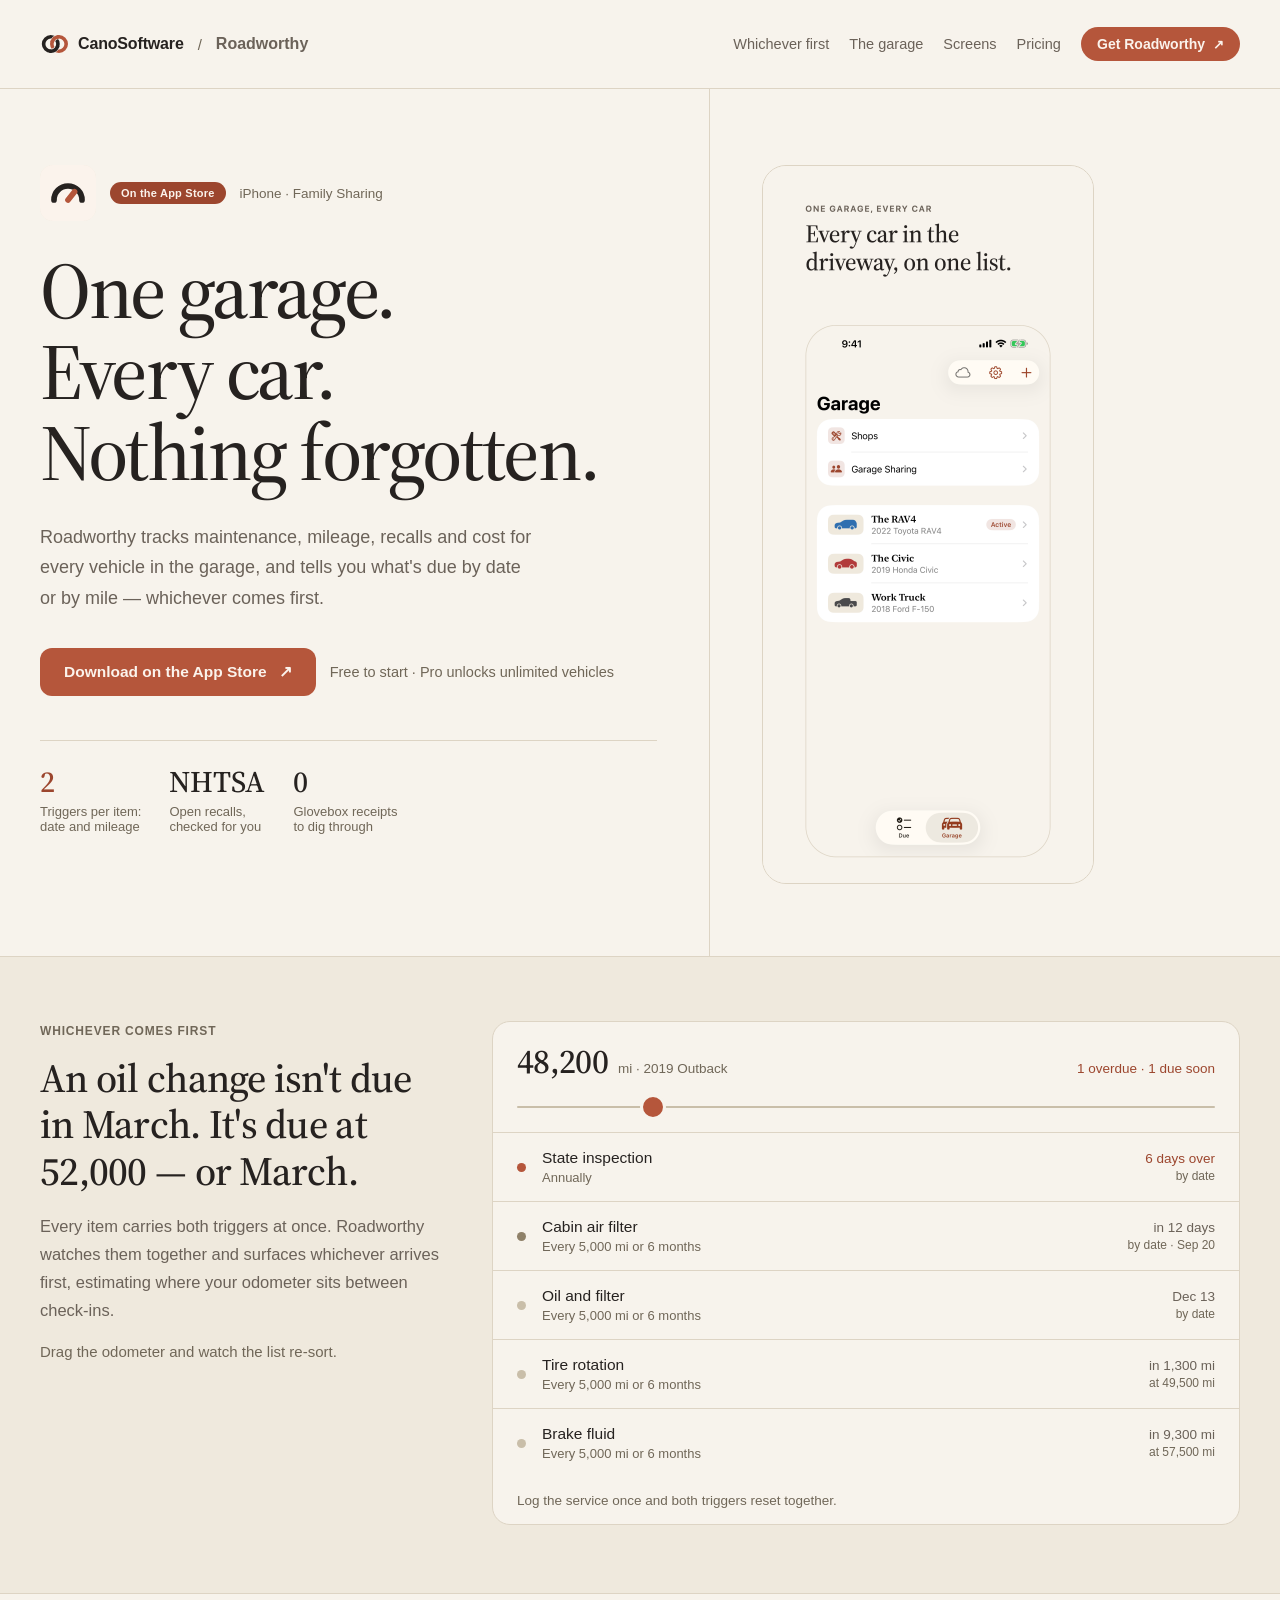
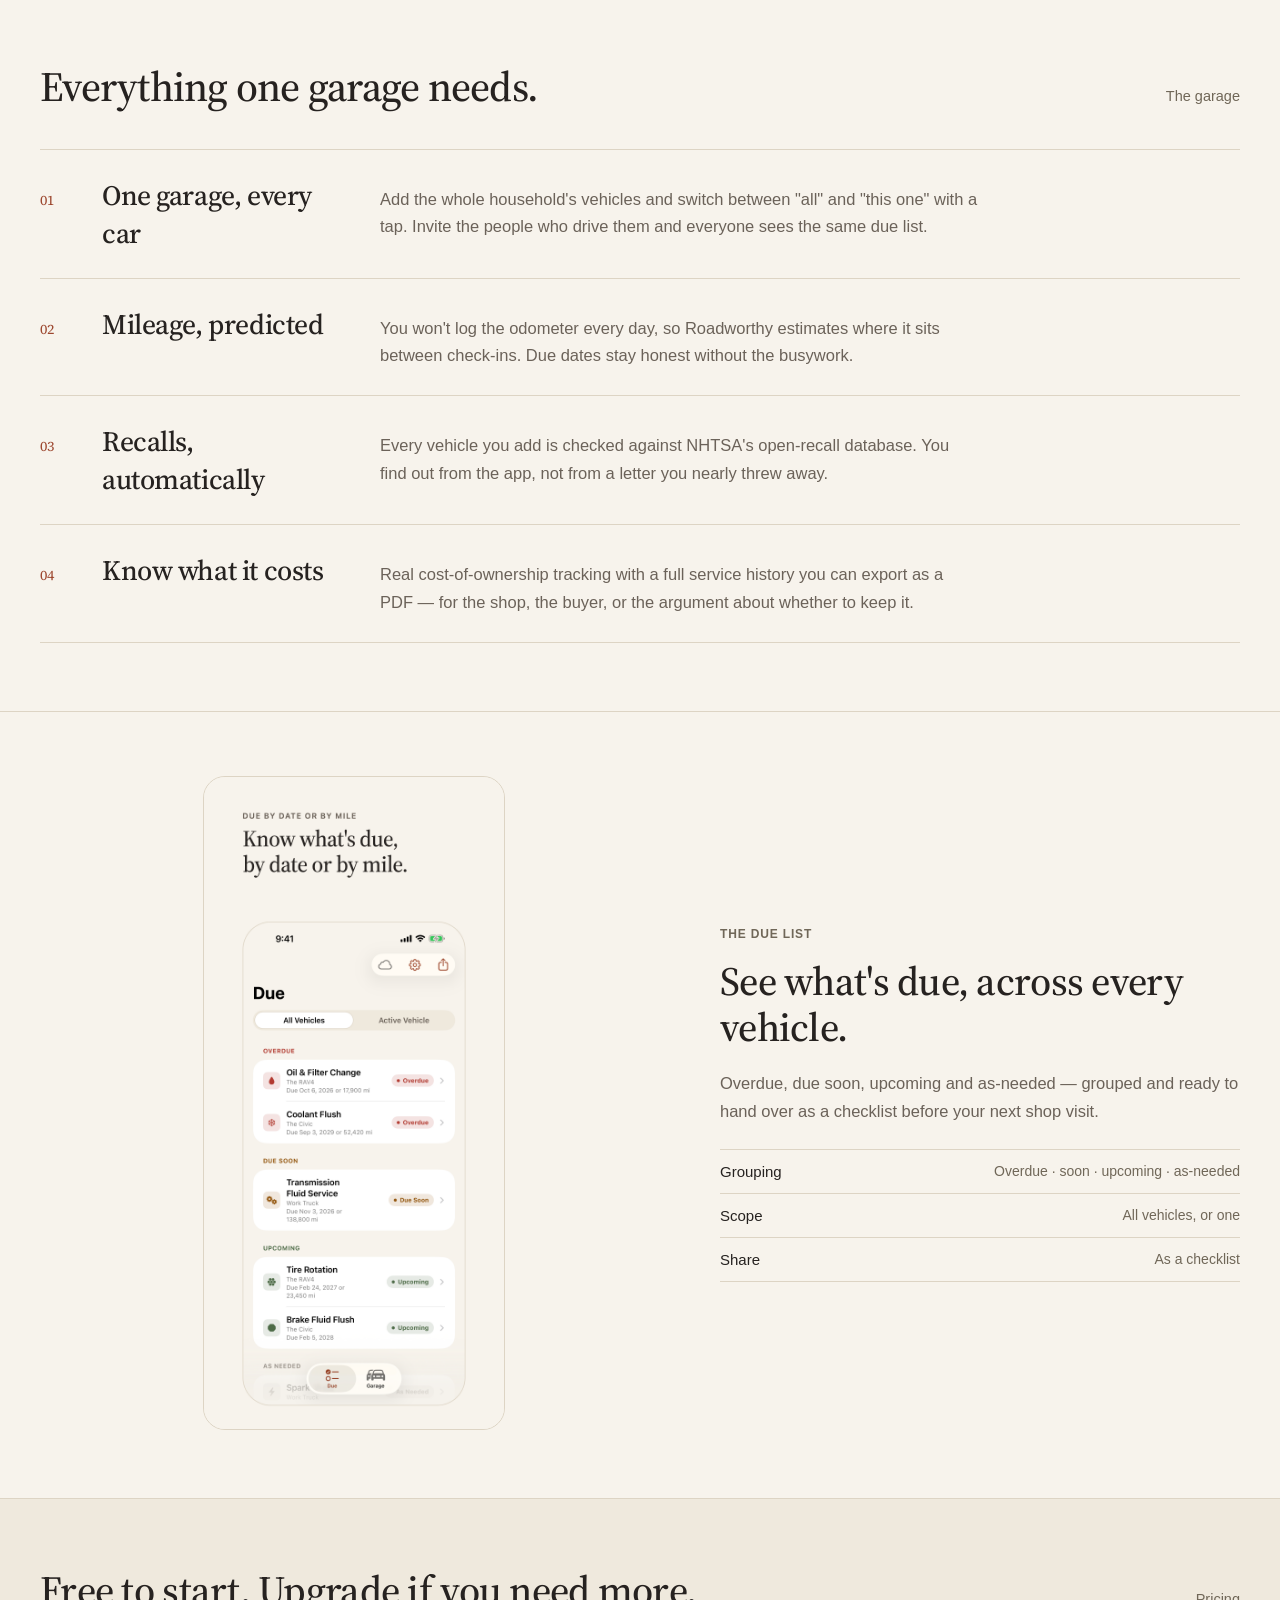
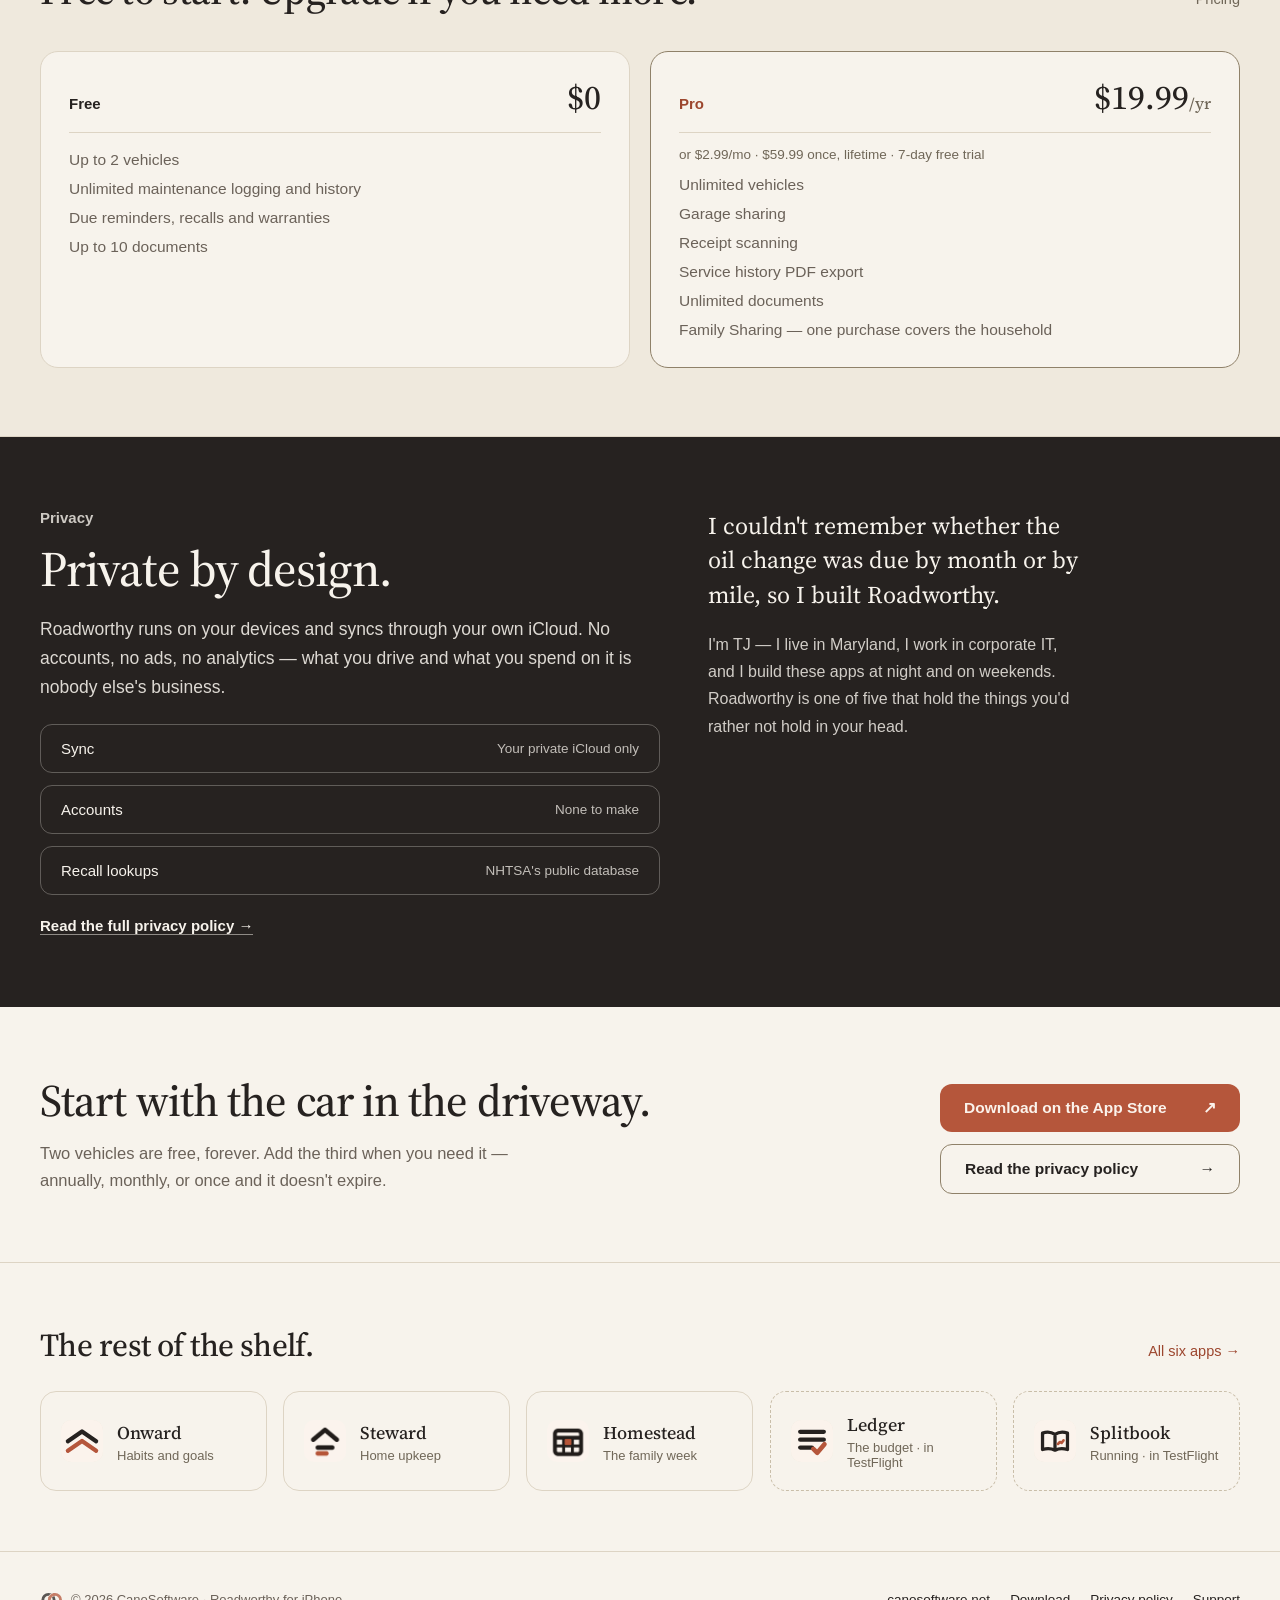
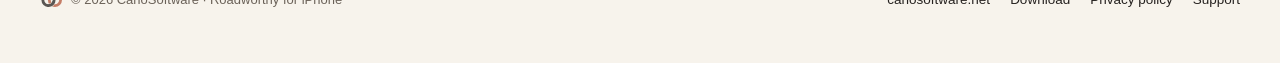
<file: roadworthy/index.html>
<!DOCTYPE html>
<html lang="en">
<head>
<meta charset="utf-8">
<meta name="viewport" content="width=device-width, initial-scale=1">
<title>Roadworthy — track every car, know what's due</title>
<meta name="description" content="Roadworthy tracks every vehicle in your garage — maintenance, mileage, recalls, and cost — and tells you what's due, by date or by mile, whichever comes first.">
<link rel="icon" type="image/png" sizes="32x32" href="assets/favicon-32.png">
<link rel="icon" type="image/png" sizes="16x16" href="assets/favicon-16.png">
<link rel="icon" type="image/png" sizes="192x192" href="assets/favicon-192.png">
<link rel="shortcut icon" href="assets/favicon.ico">
<link rel="apple-touch-icon" href="assets/apple-touch-icon.png">
<link rel="preconnect" href="https://fonts.googleapis.com">
<link rel="preconnect" href="https://fonts.gstatic.com" crossorigin>
<link href="https://fonts.googleapis.com/css2?family=Source+Serif+4:opsz,wght@8..60,500&display=swap" rel="stylesheet">
<style>
:root{
  --page:#F7F3EC;--surface-raised:#FBF8F2;--surface-sunken:#EFE9DD;--surface-tile:#FBF3EC;
  --text-primary:#262220;--text-secondary:#6B6259;--text-tertiary:#706758;
  --terracotta:#B5563B;--terracotta-text:#9C462E;--text-on-terracotta:#FBF3EC;
  --border:#DDD4C4;--border-strong:#C9BEA9;--border-interactive:#8F8169;
  --pill-shipped-bg:#9C462E;--pill-shipped-text:#FBF3EC;
  --pill-soon-border:#C9BEA9;--pill-soon-text:#6B6259;
}
@media (prefers-color-scheme: dark){
  :root{
    --page:#17140F;--surface-raised:#211D18;--surface-sunken:#100E0A;--surface-tile:#262220;
    --text-primary:#EDE6DA;--text-secondary:#A79C8C;--text-tertiary:#93897A;
    --terracotta:#E08863;--terracotta-text:#E08863;
    --border:#33291F;--border-strong:#463A2C;--border-interactive:#7F6C54;
    --pill-shipped-bg:#E08863;--pill-shipped-text:#17140F;--text-on-terracotta:#17140F;
    --pill-soon-border:#463A2C;--pill-soon-text:#A79C8C;
  }
}
html{background:var(--page);color-scheme:light dark;}
body{margin:0;background:var(--page);color:var(--text-primary);font-family:-apple-system,BlinkMacSystemFont,'Segoe UI',Roboto,sans-serif;-webkit-font-smoothing:antialiased;}
a{color:var(--terracotta-text);text-decoration:none;}
a:hover{opacity:.72;}
::selection{background:var(--terracotta);color:var(--text-on-terracotta);}
img{max-width:100%;height:auto;display:block;}
.mark-light{display:block;}
.mark-dark{display:none;}
@media (prefers-color-scheme: dark){.mark-light{display:none;}.mark-dark{display:block;}}
[data-reveal]{opacity:0;transform:translateY(22px);transition:opacity .6s cubic-bezier(.2,0,.2,1),transform .6s cubic-bezier(.2,0,.2,1);}
[data-reveal].is-visible{opacity:1;transform:translateY(0);}
.odo-row{display:flex;align-items:center;gap:16px;padding:16px 24px;border-bottom:1px solid var(--border);}
.odo-row:last-of-type{border-bottom:0;}
.odo-dot{flex:0 0 auto;width:9px;height:9px;border-radius:50%;}
.odo-name{display:block;font-size:15.5px;color:var(--text-primary);}
input[type=range].odo{-webkit-appearance:none;appearance:none;width:100%;height:2px;background:var(--border-strong);border-radius:2px;outline:none;margin:0;}
input[type=range].odo::-webkit-slider-thumb{-webkit-appearance:none;appearance:none;width:26px;height:26px;border-radius:50%;background:var(--terracotta);border:3px solid var(--page);cursor:grab;}
input[type=range].odo::-moz-range-thumb{width:26px;height:26px;border-radius:50%;background:var(--terracotta);border:3px solid var(--page);cursor:grab;}
input[type=range].odo:focus-visible{outline:2px solid var(--terracotta);outline-offset:6px;}
</style>
</head>
<body>

<div style="background:var(--page)">

  <div style="position:sticky;top:0;z-index:60;background:var(--page);border-bottom:1px solid var(--border)">
    <div style="max-width:1280px;margin:0 auto;padding:14px 40px;display:flex;align-items:center;justify-content:space-between;gap:16px;min-height:60px;flex-wrap:wrap">
      <div style="display:flex;align-items:center;gap:14px;min-width:0">
        <a href="/index.html" style="display:flex;align-items:center;gap:10px;color:var(--text-primary)">
          <img class="mark-light" src="/assets/mark.svg" alt="" width="28" height="18"><img class="mark-dark" src="/assets/mark-dark.svg" alt="" width="28" height="18">
          <span style="font-size:16px;font-weight:600;letter-spacing:-0.01em">CanoSoftware</span>
        </a>
        <span aria-hidden="true" style="color:var(--text-tertiary);font-size:15px">/</span>
        <span style="font-size:16px;font-weight:600;color:var(--text-secondary)">Roadworthy</span>
      </div>
      <div style="display:flex;align-items:center;gap:20px;flex-wrap:wrap">
        <a href="#whichever" style="font-size:14.5px;color:var(--text-secondary)">Whichever first</a>
        <a href="#garage" style="font-size:14.5px;color:var(--text-secondary)">The garage</a>
        <a href="#screens" style="font-size:14.5px;color:var(--text-secondary)">Screens</a>
        <a href="#pricing" style="font-size:14.5px;color:var(--text-secondary)">Pricing</a>
        <a href="https://apps.apple.com/us/app/roadworthy-car-maintenance/id6795292753" target="_blank" rel="noopener" data-magnet="1" style="display:inline-flex;align-items:center;gap:8px;font-size:14px;font-weight:600;color:var(--text-on-terracotta);background:var(--terracotta);padding:9px 16px;border-radius:20px;white-space:nowrap">Get Roadworthy <span aria-hidden="true" style="font-size:13px">↗</span></a>
      </div>
    </div>
    <div style="height:2px;margin-bottom:-2px;position:relative;z-index:1"><div id="scroll-progress" style="height:2px;background:var(--terracotta);width:0%;transition:width .12s linear"></div></div>
  </div>

  <section style="border-bottom:1px solid var(--border)">
    <div style="max-width:1280px;margin:0 auto;padding:0 40px">
      <div style="display:flex;flex-wrap:wrap">
        <div id="hero-left" style="flex:1 1 460px;min-width:0;padding:76px 52px 72px 0;box-sizing:border-box;border-right:1px solid var(--border)">
          <div style="display:flex;align-items:center;gap:14px;margin-bottom:30px;flex-wrap:wrap">
            <img src="/icons/roadworthy-icon.svg" alt="Roadworthy app icon" data-magnet="1" style="width:56px;height:56px;border-radius:13px;background:var(--surface-sunken)">
            <span style="font-size:11px;font-weight:600;letter-spacing:0.02em;padding:5px 11px;border-radius:20px;background:var(--pill-shipped-bg);color:var(--pill-shipped-text)">On the App Store</span>
            <span style="font-size:13.5px;color:var(--text-tertiary)">iPhone · Family Sharing</span>
          </div>
          <h1 style="font-family:'Source Serif 4',ui-serif,Georgia,'Iowan Old Style','Palatino Linotype',serif;font-weight:500;font-size:clamp(2.3rem,6.2vw,5rem);line-height:1.02;letter-spacing:-0.03em;margin:0">One garage.<br>Every car.<br>Nothing forgotten.</h1>
          <p style="font-size:18px;line-height:1.7;color:var(--text-secondary);margin:28px 0 0;max-width:500px">Roadworthy tracks maintenance, mileage, recalls and cost for every vehicle in the garage, and tells you what's due by date or by mile — whichever comes first.</p>
          <div style="display:flex;flex-wrap:wrap;gap:14px;align-items:center;margin-top:34px">
            <a href="https://apps.apple.com/us/app/roadworthy-car-maintenance/id6795292753" target="_blank" rel="noopener" data-magnet="1" style="display:inline-flex;align-items:center;gap:12px;font-size:15.5px;font-weight:600;color:var(--text-on-terracotta);background:var(--terracotta);padding:15px 24px;border-radius:12px">Download on the App Store <span aria-hidden="true">↗</span></a>
            <span style="font-size:14.5px;color:var(--text-tertiary)">Free to start · Pro unlocks unlimited vehicles</span>
          </div>
          <div style="display:flex;flex-wrap:wrap;gap:28px;margin-top:44px;padding-top:26px;border-top:1px solid var(--border)">
            <div><div style="font-family:'Source Serif 4',ui-serif,Georgia,'Iowan Old Style','Palatino Linotype',serif;font-size:30px;font-weight:500;line-height:1;color:var(--terracotta-text)">2</div><div style="font-size:13px;color:var(--text-tertiary);margin-top:7px">Triggers per item:<br>date and mileage</div></div>
            <div><div style="font-family:'Source Serif 4',ui-serif,Georgia,'Iowan Old Style','Palatino Linotype',serif;font-size:30px;font-weight:500;line-height:1">NHTSA</div><div style="font-size:13px;color:var(--text-tertiary);margin-top:7px">Open recalls,<br>checked for you</div></div>
            <div><div style="font-family:'Source Serif 4',ui-serif,Georgia,'Iowan Old Style','Palatino Linotype',serif;font-size:30px;font-weight:500;line-height:1">0</div><div style="font-size:13px;color:var(--text-tertiary);margin-top:7px">Glovebox receipts<br>to dig through</div></div>
          </div>
        </div>
        <div id="hero-right" style="flex:1 1 320px;min-width:0;padding:76px 0 72px 52px;box-sizing:border-box;display:flex;flex-direction:column;justify-content:center">
          <img src="assets/screenshot-garage.png" alt="Roadworthy's Garage screen, listing every vehicle in one place" style="width:100%;max-width:330px;border-radius:24px;border:1px solid var(--border);background:var(--surface-raised)">
        </div>
      </div>
    </div>
  </section>

  <section id="whichever" data-reveal style="background:var(--surface-sunken);border-bottom:1px solid var(--border)">
    <div style="max-width:1280px;margin:0 auto;padding:64px 40px 68px">
      <div style="display:flex;flex-wrap:wrap;gap:52px;align-items:flex-start">
        <div style="flex:1 1 320px;min-width:0;max-width:400px">
          <span style="font-size:12px;font-weight:600;letter-spacing:0.07em;text-transform:uppercase;color:var(--text-tertiary)">Whichever comes first</span>
          <h2 style="font-family:'Source Serif 4',ui-serif,Georgia,'Iowan Old Style','Palatino Linotype',serif;font-size:clamp(1.7rem,3.6vw,2.5rem);font-weight:500;line-height:1.16;letter-spacing:-0.018em;margin:16px 0 18px">An oil change isn't due in March. It's due at 52,000 — or March.</h2>
          <p style="font-size:16.5px;line-height:1.7;color:var(--text-secondary);margin:0 0 16px">Every item carries both triggers at once. Roadworthy watches them together and surfaces whichever arrives first, estimating where your odometer sits between check-ins.</p>
          <p style="font-size:15px;line-height:1.65;color:var(--text-tertiary);margin:0">Drag the odometer and watch the list re-sort.</p>
        </div>
        <div style="flex:1 1 460px;min-width:0;border:1px solid var(--border);border-radius:18px;overflow:hidden;background:var(--page)">
          <div style="padding:22px 24px 20px;border-bottom:1px solid var(--border)">
            <div style="display:flex;align-items:baseline;justify-content:space-between;gap:16px;flex-wrap:wrap;margin-bottom:16px">
              <div style="display:flex;align-items:baseline;gap:10px">
                <span id="odo-label" style="font-family:'Source Serif 4',ui-serif,Georgia,'Iowan Old Style','Palatino Linotype',serif;font-size:34px;font-weight:500;line-height:1;letter-spacing:-0.02em">48,200</span>
                <span style="font-size:13.5px;color:var(--text-tertiary)">mi · 2019 Outback</span>
              </div>
              <span id="odo-summary" style="font-size:13.5px;color:var(--terracotta-text)">0 overdue · 0 due soon</span>
            </div>
            <input class="odo" id="odo-slider" type="range" min="46000" max="58000" step="100" value="48200" aria-label="Odometer reading">
          </div>
          <div id="odo-list"></div>
          <div style="padding:16px 24px;font-size:13.5px;color:var(--text-tertiary)">Log the service once and both triggers reset together.</div>
        </div>
      </div>
    </div>
  </section>

  <section id="garage" data-reveal style="border-bottom:1px solid var(--border)">
    <div style="max-width:1280px;margin:0 auto;padding:64px 40px 68px">
      <div style="display:flex;align-items:baseline;justify-content:space-between;gap:20px;flex-wrap:wrap;margin-bottom:34px">
        <h2 style="font-family:'Source Serif 4',ui-serif,Georgia,'Iowan Old Style','Palatino Linotype',serif;font-size:clamp(1.7rem,3.6vw,2.6rem);font-weight:500;letter-spacing:-0.018em;margin:0;max-width:22em">Everything one garage needs.</h2>
        <span style="font-size:14.5px;color:var(--text-tertiary)">The garage</span>
      </div>
      <div style="display:flex;flex-direction:column">
        <div style="display:flex;flex-wrap:wrap;gap:28px;align-items:baseline;padding:26px 0;border-top:1px solid var(--border)">
          <span style="flex:0 0 34px;font-family:'Source Serif 4',ui-serif,Georgia,serif;font-size:14px;color:var(--terracotta-text)">01</span>
          <h3 style="flex:0 1 250px;min-width:0;font-family:'Source Serif 4',ui-serif,Georgia,'Iowan Old Style','Palatino Linotype',serif;font-size:28px;font-weight:500;letter-spacing:-0.015em;margin:0">One garage, every car</h3>
          <p style="flex:1 1 320px;min-width:0;margin:0;font-size:16.5px;line-height:1.65;color:var(--text-secondary);max-width:600px">Add the whole household's vehicles and switch between "all" and "this one" with a tap. Invite the people who drive them and everyone sees the same due list.</p>
        </div>
        <div style="display:flex;flex-wrap:wrap;gap:28px;align-items:baseline;padding:26px 0;border-top:1px solid var(--border)">
          <span style="flex:0 0 34px;font-family:'Source Serif 4',ui-serif,Georgia,serif;font-size:14px;color:var(--terracotta-text)">02</span>
          <h3 style="flex:0 1 250px;min-width:0;font-family:'Source Serif 4',ui-serif,Georgia,'Iowan Old Style','Palatino Linotype',serif;font-size:28px;font-weight:500;letter-spacing:-0.015em;margin:0">Mileage, predicted</h3>
          <p style="flex:1 1 320px;min-width:0;margin:0;font-size:16.5px;line-height:1.65;color:var(--text-secondary);max-width:600px">You won't log the odometer every day, so Roadworthy estimates where it sits between check-ins. Due dates stay honest without the busywork.</p>
        </div>
        <div style="display:flex;flex-wrap:wrap;gap:28px;align-items:baseline;padding:26px 0;border-top:1px solid var(--border)">
          <span style="flex:0 0 34px;font-family:'Source Serif 4',ui-serif,Georgia,serif;font-size:14px;color:var(--terracotta-text)">03</span>
          <h3 style="flex:0 1 250px;min-width:0;font-family:'Source Serif 4',ui-serif,Georgia,'Iowan Old Style','Palatino Linotype',serif;font-size:28px;font-weight:500;letter-spacing:-0.015em;margin:0">Recalls, automatically</h3>
          <p style="flex:1 1 320px;min-width:0;margin:0;font-size:16.5px;line-height:1.65;color:var(--text-secondary);max-width:600px">Every vehicle you add is checked against NHTSA's open-recall database. You find out from the app, not from a letter you nearly threw away.</p>
        </div>
        <div style="display:flex;flex-wrap:wrap;gap:28px;align-items:baseline;padding:26px 0;border-top:1px solid var(--border);border-bottom:1px solid var(--border)">
          <span style="flex:0 0 34px;font-family:'Source Serif 4',ui-serif,Georgia,serif;font-size:14px;color:var(--terracotta-text)">04</span>
          <h3 style="flex:0 1 250px;min-width:0;font-family:'Source Serif 4',ui-serif,Georgia,'Iowan Old Style','Palatino Linotype',serif;font-size:28px;font-weight:500;letter-spacing:-0.015em;margin:0">Know what it costs</h3>
          <p style="flex:1 1 320px;min-width:0;margin:0;font-size:16.5px;line-height:1.65;color:var(--text-secondary);max-width:600px">Real cost-of-ownership tracking with a full service history you can export as a PDF — for the shop, the buyer, or the argument about whether to keep it.</p>
        </div>
      </div>
    </div>
  </section>

  <section id="screens" data-reveal style="border-bottom:1px solid var(--border)">
    <div style="max-width:1280px;margin:0 auto;padding:64px 40px 68px">
      <div style="display:flex;flex-wrap:wrap;gap:52px;align-items:center">
        <div style="flex:1 1 300px;min-width:0;display:flex;justify-content:center">
          <img src="assets/screenshot-due.png" alt="Roadworthy's Due dashboard, grouped by overdue, due soon, upcoming and as-needed" style="width:100%;max-width:300px;border-radius:22px;border:1px solid var(--border);background:var(--surface-raised)">
        </div>
        <div style="flex:1 1 380px;min-width:0;max-width:520px">
          <span style="font-size:12px;font-weight:600;letter-spacing:0.07em;text-transform:uppercase;color:var(--text-tertiary)">The due list</span>
          <h2 style="font-family:'Source Serif 4',ui-serif,Georgia,'Iowan Old Style','Palatino Linotype',serif;font-size:clamp(1.7rem,3.6vw,2.5rem);font-weight:500;line-height:1.16;letter-spacing:-0.018em;margin:16px 0 18px">See what's due, across every vehicle.</h2>
          <p style="font-size:16.5px;line-height:1.7;color:var(--text-secondary);margin:0 0 24px">Overdue, due soon, upcoming and as-needed — grouped and ready to hand over as a checklist before your next shop visit.</p>
          <div style="display:flex;flex-direction:column;border-top:1px solid var(--border)">
            <div style="display:flex;justify-content:space-between;gap:16px;padding:13px 0;border-bottom:1px solid var(--border)"><span style="font-size:15px">Grouping</span><span style="font-size:14px;color:var(--text-tertiary)">Overdue · soon · upcoming · as-needed</span></div>
            <div style="display:flex;justify-content:space-between;gap:16px;padding:13px 0;border-bottom:1px solid var(--border)"><span style="font-size:15px">Scope</span><span style="font-size:14px;color:var(--text-tertiary)">All vehicles, or one</span></div>
            <div style="display:flex;justify-content:space-between;gap:16px;padding:13px 0;border-bottom:1px solid var(--border)"><span style="font-size:15px">Share</span><span style="font-size:14px;color:var(--text-tertiary)">As a checklist</span></div>
          </div>
        </div>
      </div>
    </div>
  </section>

  <section id="pricing" data-reveal style="background:var(--surface-sunken);border-bottom:1px solid var(--border)">
    <div style="max-width:1280px;margin:0 auto;padding:64px 40px 68px">
      <div style="display:flex;align-items:baseline;justify-content:space-between;gap:20px;flex-wrap:wrap;margin-bottom:34px">
        <h2 style="font-family:'Source Serif 4',ui-serif,Georgia,'Iowan Old Style','Palatino Linotype',serif;font-size:clamp(1.7rem,3.6vw,2.5rem);font-weight:500;letter-spacing:-0.018em;margin:0">Free to start. Upgrade if you need more.</h2>
        <span style="font-size:14.5px;color:var(--text-tertiary)">Pricing</span>
      </div>
      <div style="display:grid;grid-template-columns:repeat(auto-fit,minmax(280px,1fr));gap:20px">
        <div style="border:1px solid var(--border);border-radius:18px;padding:28px;background:var(--page)">
          <div style="display:flex;align-items:baseline;justify-content:space-between;gap:12px;padding-bottom:18px;border-bottom:1px solid var(--border)">
            <span style="font-size:15px;font-weight:600">Free</span>
            <span style="font-family:'Source Serif 4',ui-serif,Georgia,serif;font-size:34px;font-weight:500;line-height:1">$0</span>
          </div>
          <div style="display:flex;flex-direction:column;gap:11px;margin-top:18px">
            <span style="font-size:15.5px;color:var(--text-secondary)">Up to 2 vehicles</span>
            <span style="font-size:15.5px;color:var(--text-secondary)">Unlimited maintenance logging and history</span>
            <span style="font-size:15.5px;color:var(--text-secondary)">Due reminders, recalls and warranties</span>
            <span style="font-size:15.5px;color:var(--text-secondary)">Up to 10 documents</span>
          </div>
        </div>
        <div style="border:1px solid var(--border-interactive);border-radius:18px;padding:28px;background:var(--page)">
          <div style="display:flex;align-items:baseline;justify-content:space-between;gap:12px;padding-bottom:18px;border-bottom:1px solid var(--border)">
            <span style="font-size:15px;font-weight:600;color:var(--terracotta-text)">Pro</span>
            <span style="font-family:'Source Serif 4',ui-serif,Georgia,serif;font-size:34px;font-weight:500;line-height:1">$19.99<span style="font-size:16px;color:var(--text-tertiary)">/yr</span></span>
          </div>
          <p style="font-size:13.5px;color:var(--text-tertiary);margin:14px 0 4px">or $2.99/mo · $59.99 once, lifetime · 7-day free trial</p>
          <div style="display:flex;flex-direction:column;gap:11px;margin-top:14px">
            <span style="font-size:15.5px;color:var(--text-secondary)">Unlimited vehicles</span>
            <span style="font-size:15.5px;color:var(--text-secondary)">Garage sharing</span>
            <span style="font-size:15.5px;color:var(--text-secondary)">Receipt scanning</span>
            <span style="font-size:15.5px;color:var(--text-secondary)">Service history PDF export</span>
            <span style="font-size:15.5px;color:var(--text-secondary)">Unlimited documents</span>
            <span style="font-size:15.5px;color:var(--text-secondary)">Family Sharing — one purchase covers the household</span>
          </div>
        </div>
      </div>
    </div>
  </section>

  <section data-reveal style="background:#262220;color:#F7F3EC">
    <div style="max-width:1280px;margin:0 auto;padding:72px 40px">
      <div style="display:flex;flex-wrap:wrap;gap:48px;align-items:flex-start">
        <div style="flex:1 1 460px;min-width:0;max-width:620px">
          <span style="font-size:15px;font-weight:600;opacity:.8;display:block;margin-bottom:16px">Privacy</span>
          <h2 style="font-family:'Source Serif 4',ui-serif,Georgia,'Iowan Old Style','Palatino Linotype',serif;font-size:clamp(1.9rem,4.4vw,3.1rem);font-weight:500;line-height:1.12;letter-spacing:-0.02em;margin:0 0 18px">Private by design.</h2>
          <p style="font-size:17.5px;line-height:1.65;margin:0 0 22px;opacity:.88">Roadworthy runs on your devices and syncs through your own iCloud. No accounts, no ads, no analytics — what you drive and what you spend on it is nobody else's business.</p>
          <div style="display:flex;flex-direction:column;gap:12px">
            <div style="display:flex;align-items:center;justify-content:space-between;gap:16px;padding:15px 20px;border:1px solid rgba(247,243,236,.28);border-radius:12px"><span style="font-size:15px">Sync</span><span style="font-size:13.5px;opacity:.75">Your private iCloud only</span></div>
            <div style="display:flex;align-items:center;justify-content:space-between;gap:16px;padding:15px 20px;border:1px solid rgba(247,243,236,.28);border-radius:12px"><span style="font-size:15px">Accounts</span><span style="font-size:13.5px;opacity:.75">None to make</span></div>
            <div style="display:flex;align-items:center;justify-content:space-between;gap:16px;padding:15px 20px;border:1px solid rgba(247,243,236,.28);border-radius:12px"><span style="font-size:15px">Recall lookups</span><span style="font-size:13.5px;opacity:.75">NHTSA's public database</span></div>
          </div>
          <p style="margin:22px 0 0"><a href="privacy.html" style="color:#F7F3EC;font-size:15px;font-weight:600;border-bottom:1px solid rgba(247,243,236,.5)">Read the full privacy policy →</a></p>
        </div>
        <div style="flex:1 1 300px;min-width:0;max-width:380px">
          <p style="font-family:'Source Serif 4',ui-serif,Georgia,'Iowan Old Style','Palatino Linotype',serif;font-size:24px;line-height:1.45;margin:0 0 18px">I couldn't remember whether the oil change was due by month or by mile, so I built Roadworthy.</p>
          <p style="font-size:16px;line-height:1.7;margin:0;opacity:.82">I'm TJ — I live in Maryland, I work in corporate IT, and I build these apps at night and on weekends. Roadworthy is one of five that hold the things you'd rather not hold in your head.</p>
        </div>
      </div>
    </div>
  </section>

  <section data-reveal style="border-bottom:1px solid var(--border)">
    <div style="max-width:1280px;margin:0 auto;padding:68px 40px">
      <div style="display:flex;flex-wrap:wrap;gap:40px;align-items:flex-end;justify-content:space-between">
        <div style="flex:1 1 420px;min-width:0">
          <h2 style="font-family:'Source Serif 4',ui-serif,Georgia,'Iowan Old Style','Palatino Linotype',serif;font-size:clamp(1.8rem,4vw,2.8rem);font-weight:500;line-height:1.14;letter-spacing:-0.02em;margin:0 0 14px">Start with the car in the driveway.</h2>
          <p style="font-size:16.5px;line-height:1.65;color:var(--text-secondary);margin:0;max-width:500px">Two vehicles are free, forever. Add the third when you need it — annually, monthly, or once and it doesn't expire.</p>
        </div>
        <div style="flex:0 1 auto;display:flex;flex-direction:column;gap:12px">
          <a href="https://apps.apple.com/us/app/roadworthy-car-maintenance/id6795292753" target="_blank" rel="noopener" data-magnet="1" style="display:inline-flex;align-items:center;justify-content:space-between;gap:16px;font-size:15.5px;font-weight:600;color:var(--text-on-terracotta);background:var(--terracotta);padding:15px 24px;border-radius:12px;min-width:250px">Download on the App Store <span aria-hidden="true">↗</span></a>
          <a href="privacy.html" style="display:inline-flex;align-items:center;justify-content:space-between;gap:16px;font-size:15.5px;font-weight:600;color:var(--text-primary);border:1px solid var(--border-interactive);padding:15px 24px;border-radius:12px;min-width:250px">Read the privacy policy <span aria-hidden="true">→</span></a>
        </div>
      </div>
    </div>
  </section>

  <section data-reveal>
    <div style="max-width:1280px;margin:0 auto;padding:60px 40px">
      <div style="display:flex;align-items:baseline;justify-content:space-between;gap:20px;flex-wrap:wrap;margin-bottom:24px">
        <h2 style="font-family:'Source Serif 4',ui-serif,Georgia,'Iowan Old Style','Palatino Linotype',serif;font-size:clamp(1.4rem,3vw,2rem);font-weight:500;letter-spacing:-0.018em;margin:0">The rest of the shelf.</h2>
        <a href="/index.html" style="font-size:14.5px">All six apps →</a>
      </div>
      <div style="display:grid;grid-template-columns:repeat(auto-fit,minmax(220px,1fr));gap:16px">
        <a href="/onward/" data-magnet="1" style="display:flex;align-items:center;gap:14px;padding:20px;border:1px solid var(--border);border-radius:16px;color:var(--text-primary)"><img src="/icons/onward-icon.svg" alt="" style="width:42px;height:42px;border-radius:10px;background:var(--surface-sunken)"><div><div style="font-family:'Source Serif 4',ui-serif,Georgia,serif;font-size:18px;font-weight:500">Onward</div><div style="font-size:13px;color:var(--text-tertiary);margin-top:3px">Habits and goals</div></div></a>
        <a href="/steward/" data-magnet="1" style="display:flex;align-items:center;gap:14px;padding:20px;border:1px solid var(--border);border-radius:16px;color:var(--text-primary)"><img src="/icons/steward-icon.png" alt="" style="width:42px;height:42px;border-radius:10px;background:var(--surface-sunken)"><div><div style="font-family:'Source Serif 4',ui-serif,Georgia,serif;font-size:18px;font-weight:500">Steward</div><div style="font-size:13px;color:var(--text-tertiary);margin-top:3px">Home upkeep</div></div></a>
        <a href="/homestead/" data-magnet="1" style="display:flex;align-items:center;gap:14px;padding:20px;border:1px solid var(--border);border-radius:16px;color:var(--text-primary)"><img src="/icons/homestead-icon.png" alt="" style="width:42px;height:42px;border-radius:10px;background:var(--surface-sunken)"><div><div style="font-family:'Source Serif 4',ui-serif,Georgia,serif;font-size:18px;font-weight:500">Homestead</div><div style="font-size:13px;color:var(--text-tertiary);margin-top:3px">The family week</div></div></a>
        <a href="https://ledger.canosoftware.net" data-magnet="1" style="display:flex;align-items:center;gap:14px;padding:20px;border:1px dashed var(--border-strong);border-radius:16px;color:var(--text-primary)"><img src="/icons/ledger-icon.svg" alt="" style="width:42px;height:42px;border-radius:10px;background:var(--surface-sunken)"><div><div style="font-family:'Source Serif 4',ui-serif,Georgia,serif;font-size:18px;font-weight:500">Ledger</div><div style="font-size:13px;color:var(--text-tertiary);margin-top:3px">The budget · in TestFlight</div></div></a>
        <a href="/splitbook/" data-magnet="1" style="display:flex;align-items:center;gap:14px;padding:20px;border:1px dashed var(--border-strong);border-radius:16px;color:var(--text-primary)"><img src="/icons/splitbook-icon.svg" alt="" style="width:42px;height:42px;border-radius:10px;background:var(--surface-sunken)"><div><div style="font-family:'Source Serif 4',ui-serif,Georgia,serif;font-size:18px;font-weight:500">Splitbook</div><div style="font-size:13px;color:var(--text-tertiary);margin-top:3px">Running · in TestFlight</div></div></a>
      </div>
    </div>
  </section>

  <footer style="border-top:1px solid var(--border)">
    <div style="max-width:1280px;margin:0 auto;padding:40px 40px 56px;display:flex;flex-wrap:wrap;gap:24px;align-items:center;justify-content:space-between">
      <div style="display:flex;align-items:center;gap:9px">
        <img class="mark-light" src="/assets/mark.svg" alt="" width="22" height="14" style="opacity:.75"><img class="mark-dark" src="/assets/mark-dark.svg" alt="" width="22" height="14" style="opacity:.75">
        <p style="font-size:13px;color:var(--text-secondary);margin:0">© 2026 CanoSoftware · Roadworthy for iPhone</p>
      </div>
      <div style="display:flex;gap:20px;flex-wrap:wrap">
        <a href="/index.html" style="font-size:13.5px;color:var(--text-primary)">canosoftware.net</a>
        <a href="https://apps.apple.com/us/app/roadworthy-car-maintenance/id6795292753" target="_blank" rel="noopener" style="font-size:13.5px;color:var(--text-primary)">Download</a>
        <a href="privacy.html" style="font-size:13.5px;color:var(--text-primary)">Privacy policy</a>
        <a href="mailto:support@canosoftware.net" style="font-size:13.5px;color:var(--text-primary)">Support</a>
      </div>
    </div>
  </footer>

</div>

<script>
(function(){
  var reduced = window.matchMedia && window.matchMedia("(prefers-reduced-motion: reduce)").matches;

  // scroll progress bar
  var bar = document.getElementById("scroll-progress");
  var raf = null;
  function onScroll(){
    if (raf) return;
    raf = requestAnimationFrame(function(){
      raf = null;
      var max = Math.max(1, document.documentElement.scrollHeight - window.innerHeight);
      var p = Math.min(1, Math.max(0, window.scrollY / max));
      bar.style.width = (p * 100).toFixed(2) + "%";
    });
  }
  window.addEventListener("scroll", onScroll, { passive: true });

  // whichever-comes-first odometer widget
  var base = [
    { name: "Oil and filter", dueMiles: 52000, dueDays: 96, dateLabel: "Dec 13" },
    { name: "Tire rotation", dueMiles: 49500, dueDays: 41, dateLabel: "Oct 19" },
    { name: "Cabin air filter", dueMiles: 54000, dueDays: 12, dateLabel: "Sep 20" },
    { name: "Brake fluid", dueMiles: 57500, dueDays: 402, dateLabel: "Oct 2027" },
    { name: "State inspection", dueMiles: 999999, dueDays: -6, dateLabel: "Sep 2" }
  ];

  var slider = document.getElementById("odo-slider");
  var odoLabelEl = document.getElementById("odo-label");
  var odoSummaryEl = document.getElementById("odo-summary");
  var odoListEl = document.getElementById("odo-list");
  var order = { overdue: 0, soon: 1, later: 2 };

  function computeRows(odo){
    var rows = base.map(function(it){
      var milesLeft = it.dueMiles - odo;
      var mileTriggered = milesLeft <= 0;
      var dateTriggered = it.dueDays <= 0;
      var mileSoon = milesLeft > 0 && milesLeft <= 800;
      var dateSoon = it.dueDays > 0 && it.dueDays <= 21;
      var milesAsDays = milesLeft / 35;
      var byMiles = it.dueMiles !== 999999 && milesAsDays <= it.dueDays;
      var state, status, by;
      if (mileTriggered || dateTriggered) {
        state = "overdue";
        status = mileTriggered ? Math.abs(milesLeft).toLocaleString() + " mi over" : Math.abs(it.dueDays) + " days over";
        by = mileTriggered ? "by mileage" : "by date";
      } else if (mileSoon || dateSoon) {
        state = "soon";
        status = byMiles ? "in " + milesLeft.toLocaleString() + " mi" : "in " + it.dueDays + " days";
        by = byMiles ? "by mileage" : "by date · " + it.dateLabel;
      } else {
        state = "later";
        status = byMiles ? "in " + milesLeft.toLocaleString() + " mi" : it.dateLabel;
        by = byMiles ? "at " + it.dueMiles.toLocaleString() + " mi" : "by date";
      }
      return {
        name: it.name,
        rule: it.dueMiles === 999999 ? "Annually" : "Every 5,000 mi or 6 months",
        status: status,
        by: by,
        state: state,
        dot: state === "overdue" ? "var(--terracotta)" : state === "soon" ? "var(--border-interactive)" : "var(--border-strong)",
        color: state === "overdue" ? "var(--terracotta-text)" : "var(--text-secondary)"
      };
    });
    rows.sort(function(a, b){ return order[a.state] - order[b.state]; });
    return rows;
  }

  function renderOdo(){
    var odo = Number(slider.value);
    var rows = computeRows(odo);
    odoLabelEl.textContent = odo.toLocaleString();
    var overdueCount = rows.filter(function(r){ return r.state === "overdue"; }).length;
    var soonCount = rows.filter(function(r){ return r.state === "soon"; }).length;
    odoSummaryEl.textContent = overdueCount + " overdue · " + soonCount + " due soon";

    odoListEl.innerHTML = "";
    rows.forEach(function(r){
      var row = document.createElement("div");
      row.className = "odo-row";

      var dot = document.createElement("span");
      dot.className = "odo-dot";
      dot.style.background = r.dot;

      var mid = document.createElement("span");
      mid.style.flex = "1 1 auto";
      mid.style.minWidth = "0";
      var name = document.createElement("span");
      name.className = "odo-name";
      name.textContent = r.name;
      var rule = document.createElement("span");
      rule.style.display = "block";
      rule.style.fontSize = "13px";
      rule.style.color = "var(--text-tertiary)";
      rule.style.marginTop = "3px";
      rule.textContent = r.rule;
      mid.appendChild(name);
      mid.appendChild(rule);

      var right = document.createElement("span");
      right.style.flex = "0 0 auto";
      right.style.textAlign = "right";
      var status = document.createElement("span");
      status.style.display = "block";
      status.style.fontSize = "13.5px";
      status.style.color = r.color;
      status.textContent = r.status;
      var by = document.createElement("span");
      by.style.display = "block";
      by.style.fontSize = "12px";
      by.style.color = "var(--text-tertiary)";
      by.style.marginTop = "3px";
      by.textContent = r.by;
      right.appendChild(status);
      right.appendChild(by);

      row.appendChild(dot);
      row.appendChild(mid);
      row.appendChild(right);
      odoListEl.appendChild(row);
    });
  }
  slider.addEventListener("input", renderOdo);
  renderOdo();

  // hero split border
  var L = document.getElementById("hero-left");
  var R = document.getElementById("hero-right");
  function applyHero(){
    if (!L || !R) return;
    var wide = Math.abs(L.offsetTop - R.offsetTop) < 2;
    L.style.borderRight = wide ? "1px solid var(--border)" : "0";
    L.style.paddingRight = wide ? "52px" : "0";
    L.style.paddingBottom = wide ? "72px" : "40px";
    R.style.paddingLeft = wide ? "52px" : "0";
    R.style.paddingTop = wide ? "76px" : "0";
  }
  applyHero();
  window.addEventListener("resize", applyHero);

  // reveal on scroll
  var reveal = function(el){ el.classList.add("is-visible"); };
  var nodes = Array.prototype.slice.call(document.querySelectorAll("[data-reveal]"));
  if (reduced) {
    nodes.forEach(reveal);
  } else if ("IntersectionObserver" in window) {
    var io = new IntersectionObserver(function(entries){
      entries.forEach(function(en){
        if (en.isIntersecting) { reveal(en.target); io.unobserve(en.target); }
      });
    }, { rootMargin: "0px 0px -12% 0px", threshold: 0.05 });
    nodes.forEach(function(n){ io.observe(n); });
    setTimeout(function(){ nodes.forEach(reveal); }, 2500);
  } else {
    nodes.forEach(reveal);
  }

  // magnetic hover
  if (!reduced) {
    document.querySelectorAll("[data-magnet]").forEach(function(el){
      el.style.willChange = "transform";
      el.addEventListener("pointermove", function(e){
        var r = el.getBoundingClientRect();
        var dx = (e.clientX - r.left - r.width / 2) / r.width;
        var dy = (e.clientY - r.top - r.height / 2) / r.height;
        el.style.transition = "transform .09s linear";
        el.style.transform = "translate(" + dx * 9 + "px," + dy * 7 + "px)";
      });
      el.addEventListener("pointerleave", function(){
        el.style.transition = "transform .55s cubic-bezier(.2,1.3,.3,1)";
        el.style.transform = "translate(0,0)";
      });
    });
  }
})();
</script>

</body>
</html>
</file>
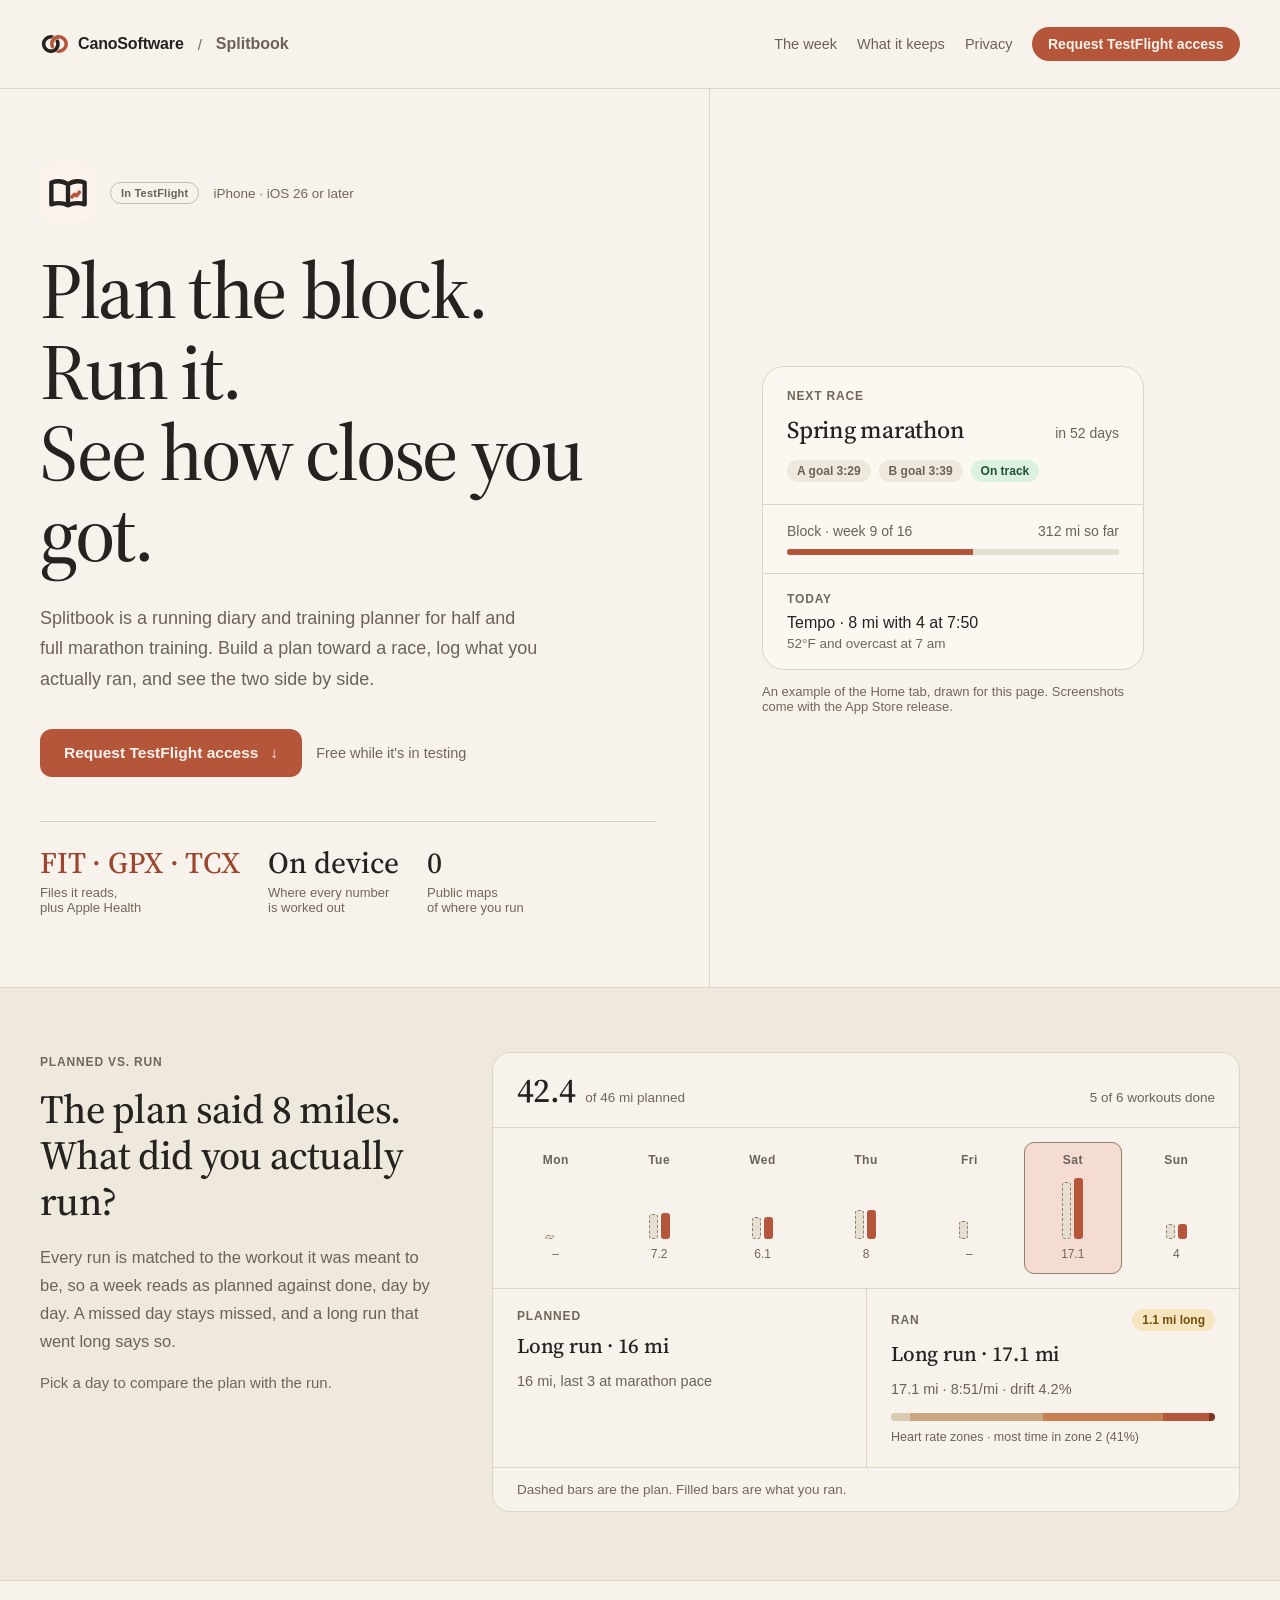
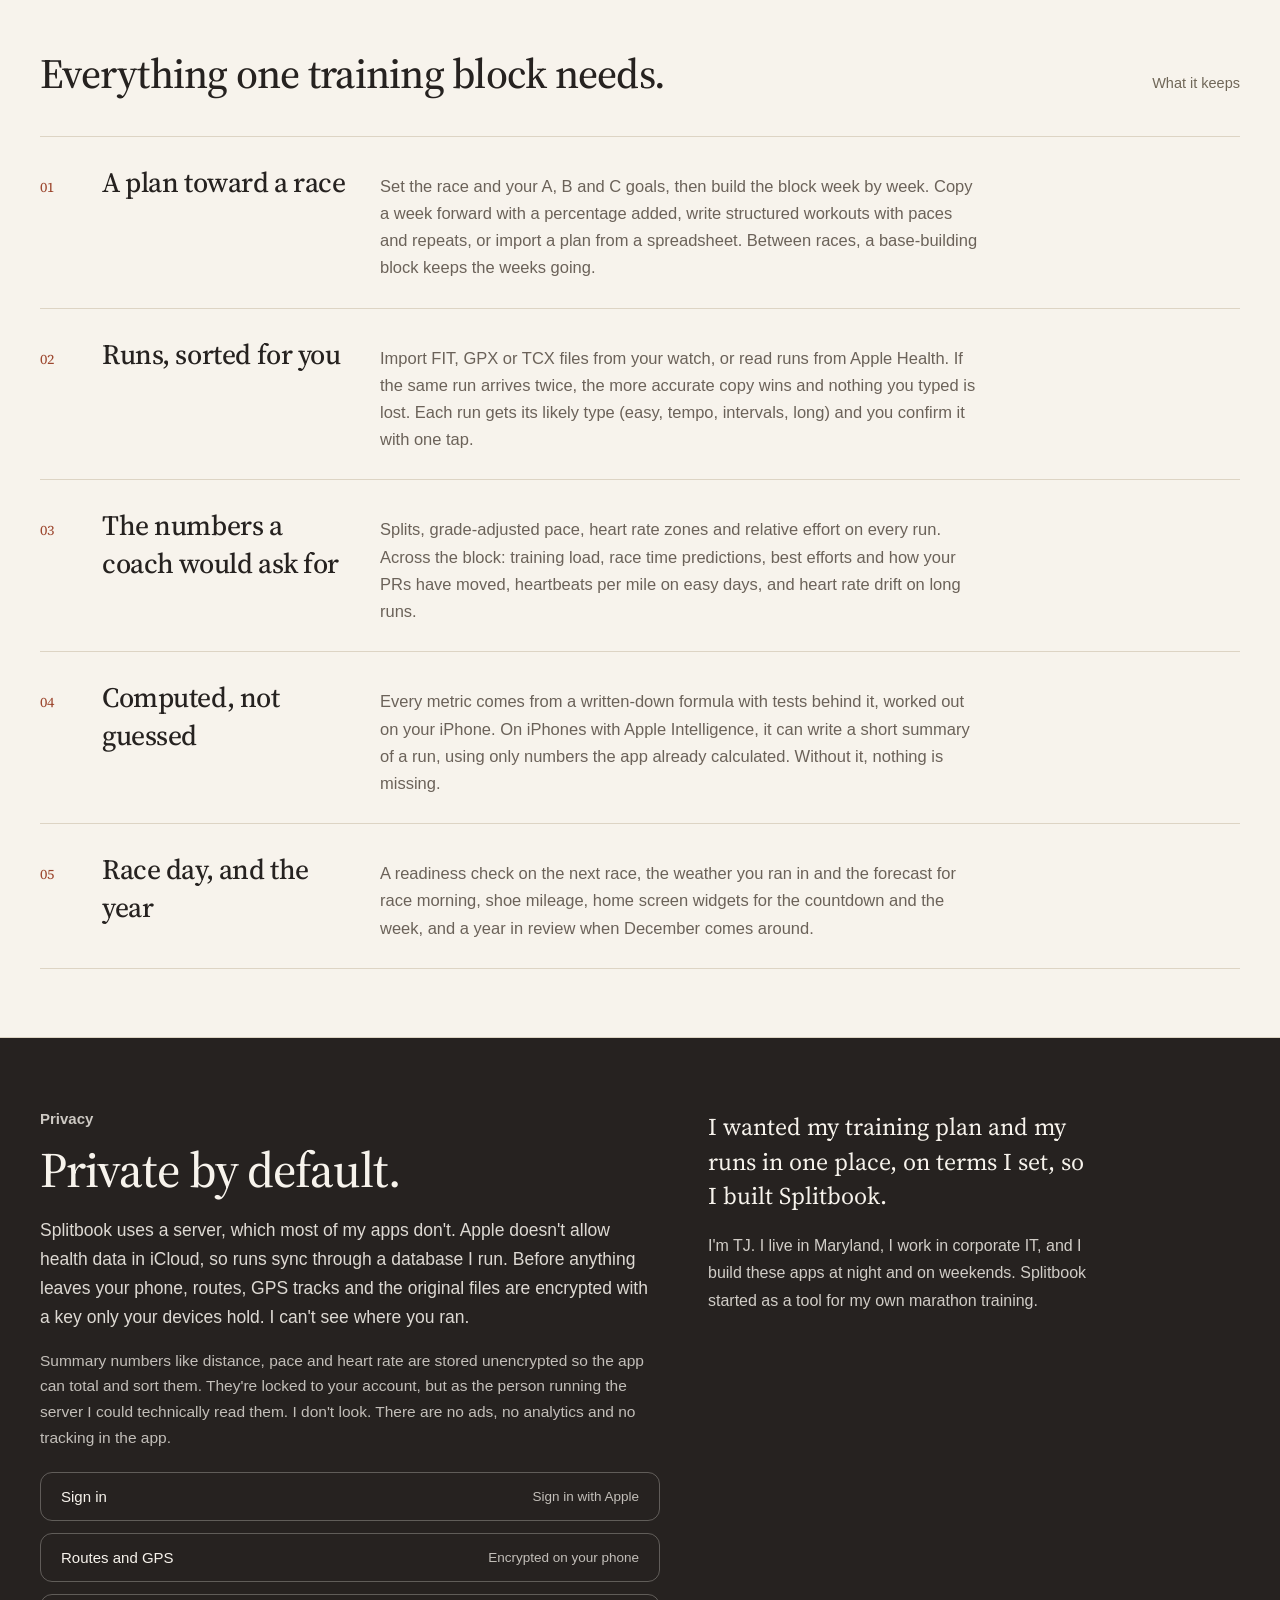
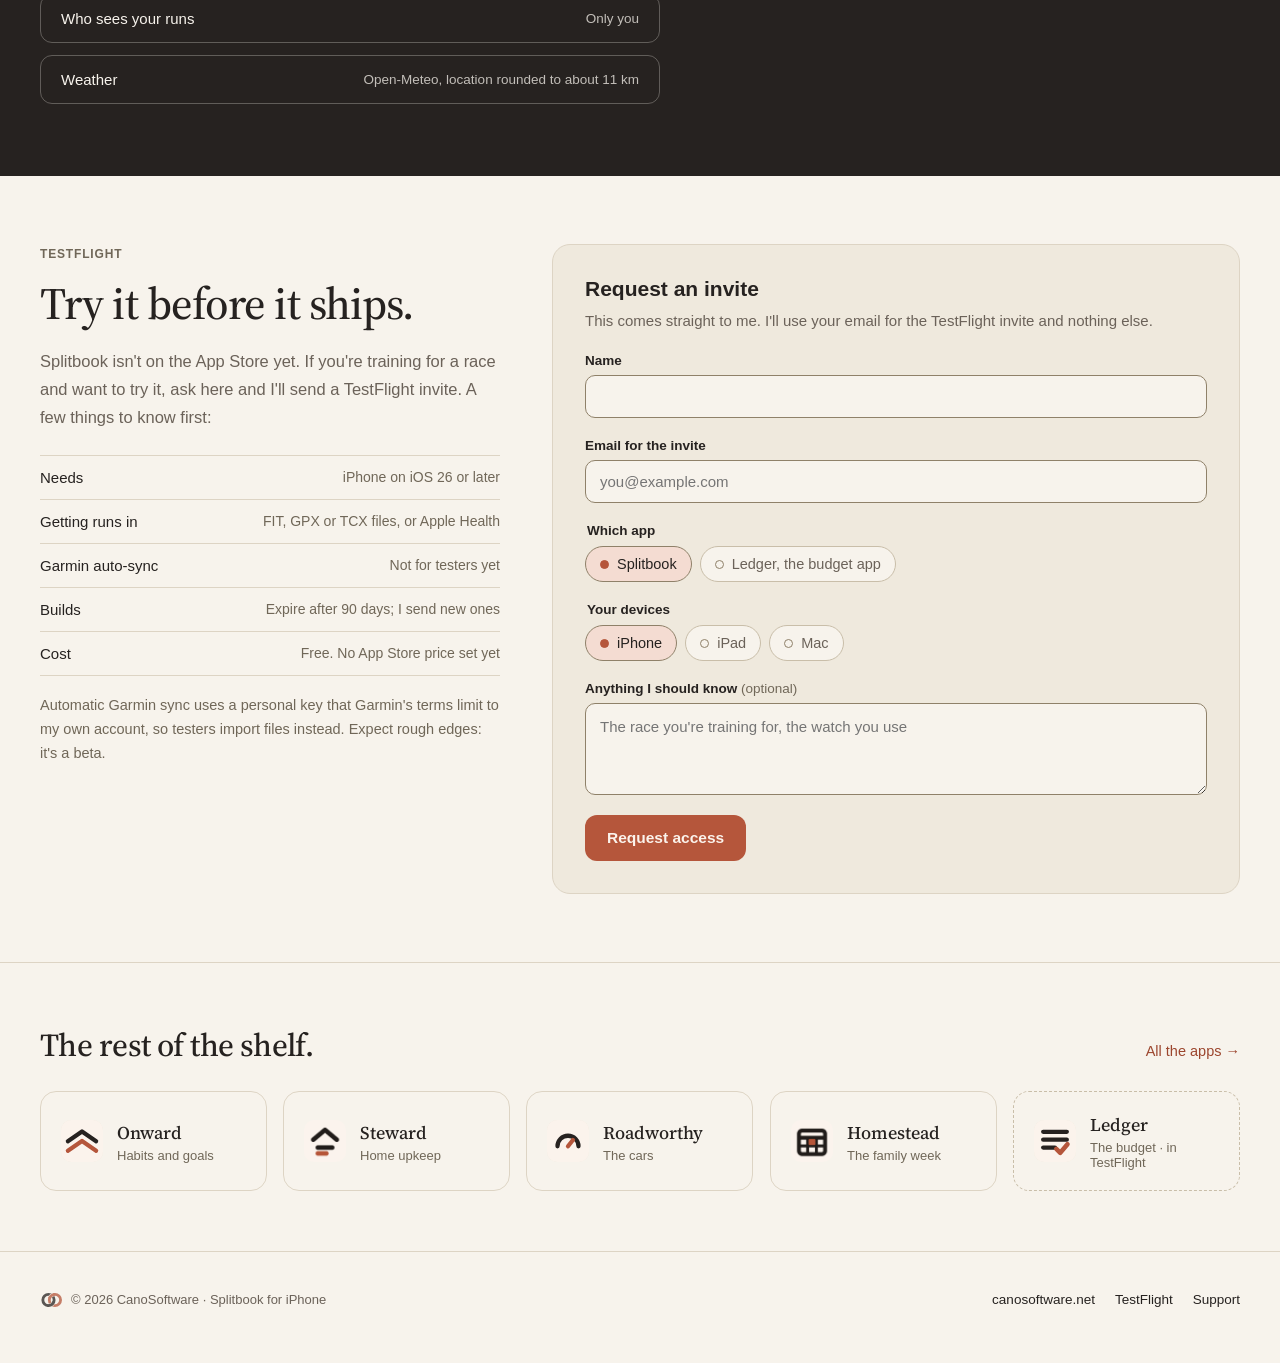
<file: splitbook/index.html>
<!DOCTYPE html>
<html lang="en">
<head>
<meta charset="utf-8">
<meta name="viewport" content="width=device-width, initial-scale=1">
<title>Splitbook — a private running diary and training plan</title>
<meta name="description" content="Splitbook is a private running diary and training planner for half and full marathon training. Plan a block toward a race, log what you ran, and compare the two. In TestFlight now.">
<link rel="icon" type="image/svg+xml" href="assets/splitbook-light.svg">
<link rel="icon" type="image/png" sizes="32x32" href="/assets/favicon-32.png">
<link rel="apple-touch-icon" href="/assets/apple-touch-icon.png">
<link rel="preconnect" href="https://fonts.googleapis.com">
<link rel="preconnect" href="https://fonts.gstatic.com" crossorigin>
<link href="https://fonts.googleapis.com/css2?family=Source+Serif+4:opsz,wght@8..60,500&display=swap" rel="stylesheet">
<style>
:root{
  --page:#F7F3EC;--surface-raised:#FBF8F2;--surface-sunken:#EFE9DD;--surface-tile:#FBF3EC;
  --text-primary:#262220;--text-secondary:#6B6259;--text-tertiary:#706758;
  --terracotta:#B5563B;--terracotta-text:#9C462E;--text-on-terracotta:#FBF3EC;
  --border:#DDD4C4;--border-strong:#C9BEA9;--border-interactive:#8F8169;
  --pill-soon-border:#C9BEA9;--pill-soon-text:#6B6259;
  /* in-app colour roles (tokens/colors-app.css, from Splitbook's design pass) */
  --status-good-bg:#DDF1E1;--status-good-text:#205431;
  --status-caution-bg:#F6E5BF;--status-caution-text:#73500C;
  --status-bad-bg:#F4DCD2;--status-bad-text:#9C462E;
  --status-neutral-bg:#EFE9DD;--status-neutral-text:#6B6259;
  --selected-fill:#F4DCD2;
  --chart-track:#E6DED0;--chart-guide:#8F8169;
  --ramp-1:#D9CBB2;--ramp-2:#C9A77F;--ramp-3:#C88052;--ramp-4:#B5563B;--ramp-5:#7E3522;
  --error:#B3261E;
  --serif:'Source Serif 4',ui-serif,Georgia,'Iowan Old Style','Palatino Linotype',serif;
}
@media (prefers-color-scheme: dark){
  :root{
    --page:#17140F;--surface-raised:#211D18;--surface-sunken:#100E0A;--surface-tile:#262220;
    --text-primary:#EDE6DA;--text-secondary:#A79C8C;--text-tertiary:#93897A;
    --terracotta:#E08863;--terracotta-text:#E08863;--text-on-terracotta:#17140F;
    --border:#33291F;--border-strong:#463A2C;--border-interactive:#7F6C54;
    --pill-soon-border:#463A2C;--pill-soon-text:#A79C8C;
    --status-good-bg:#1B3422;--status-good-text:#98D5A8;
    --status-caution-bg:#3A2E12;--status-caution-text:#E8C26A;
    --status-bad-bg:#3D2018;--status-bad-text:#F0A27F;
    --status-neutral-bg:#2A241D;--status-neutral-text:#A79C8C;
    --selected-fill:#3A2219;
    --chart-track:#2E271F;--chart-guide:#7F6C54;
    --ramp-1:#52473A;--ramp-2:#7A6346;--ramp-3:#A86E45;--ramp-4:#E08863;--ramp-5:#F2B08F;
    --error:#F2B8B5;
  }
}
html{background:var(--page);color-scheme:light dark;}
body{margin:0;background:var(--page);color:var(--text-primary);font-family:-apple-system,BlinkMacSystemFont,'Segoe UI',Roboto,sans-serif;-webkit-font-smoothing:antialiased;}
a{color:var(--terracotta-text);text-decoration:none;}
a:hover{opacity:.72;}
::selection{background:var(--terracotta);color:var(--text-on-terracotta);}
img{max-width:100%;height:auto;display:block;}
.mark-light{display:block;}
.mark-dark{display:none;}
@media (prefers-color-scheme: dark){.mark-light{display:none;}.mark-dark{display:block;}}
[data-reveal]{opacity:0;transform:translateY(22px);transition:opacity .6s cubic-bezier(.2,0,.2,1),transform .6s cubic-bezier(.2,0,.2,1);}
[data-reveal].is-visible{opacity:1;transform:translateY(0);}
#week,#keeps,#privacy,#testflight{scroll-margin-top:80px;}

/* The week: planned vs run */
.days{display:grid;grid-template-columns:repeat(7,minmax(0,1fr));gap:6px;padding:14px;border-bottom:1px solid var(--border);}
.day{display:flex;flex-direction:column;align-items:center;gap:8px;padding:10px 4px 12px;border:1px solid transparent;border-radius:10px;background:transparent;cursor:pointer;color:var(--text-primary);font-family:inherit;transition:background .2s cubic-bezier(.2,0,.2,1),border-color .2s cubic-bezier(.2,0,.2,1);}
.day:hover{background:var(--surface-raised);}
.day.on{background:var(--selected-fill);border-color:var(--border-interactive);}
.day:focus-visible{outline:2px solid var(--terracotta);outline-offset:2px;}
.day-name{font-size:12px;font-weight:600;letter-spacing:.04em;color:var(--text-secondary);}
.day-bars{display:flex;align-items:flex-end;gap:3px;height:64px;}
.day-bars i{display:block;width:9px;border-radius:3px;}
.bar-plan{background:var(--chart-track);border:1px dashed var(--chart-guide);box-sizing:border-box;}
.bar-run{background:var(--terracotta);}
.day-mi{font-size:12px;color:var(--text-tertiary);font-variant-numeric:tabular-nums;}
.tone{display:inline-block;font-size:12px;font-weight:600;padding:4px 10px;border-radius:20px;white-space:nowrap;text-transform:none;letter-spacing:0;}
.tone-good{background:var(--status-good-bg);color:var(--status-good-text);}
.tone-caution{background:var(--status-caution-bg);color:var(--status-caution-text);}
.tone-bad{background:var(--status-bad-bg);color:var(--status-bad-text);}
.tone-neutral{background:var(--status-neutral-bg);color:var(--status-neutral-text);}
.cmp{display:grid;grid-template-columns:repeat(2,minmax(0,1fr));}
.cmp > div{padding:20px 24px;}
.cmp > div + div{border-left:1px solid var(--border);}
.cmp-label{font-size:12px;font-weight:600;letter-spacing:.07em;text-transform:uppercase;color:var(--text-tertiary);}
.cmp-title{font-family:var(--serif);font-size:21px;font-weight:500;letter-spacing:-0.01em;margin:8px 0 10px;}
.cmp-line{font-size:14.5px;color:var(--text-secondary);line-height:1.6;font-variant-numeric:tabular-nums;}
.zones{display:flex;height:8px;border-radius:4px;overflow:hidden;margin-top:12px;background:var(--chart-track);}
.zones i{display:block;height:8px;}
@media (max-width:560px){
  .days{gap:3px;padding:10px 8px;}
  .day-bars i{width:6px;}
  .cmp{grid-template-columns:1fr;}
  .cmp > div + div{border-left:0;border-top:1px solid var(--border);}
}

/* Form */
.field{display:flex;flex-direction:column;gap:7px;}
.field > span,.legend{font-size:13.5px;font-weight:600;color:var(--text-primary);}
.input{width:100%;box-sizing:border-box;padding:12px 14px;border-radius:10px;border:1px solid var(--border-interactive);background:var(--page);color:var(--text-primary);font-size:15px;font-family:inherit;}
.input:focus-visible,.check input:focus-visible + span{outline:2px solid var(--terracotta);outline-offset:2px;}
textarea.input{min-height:92px;resize:vertical;line-height:1.5;}
fieldset{border:0;margin:0;padding:0;min-width:0;}
.checks{display:flex;flex-wrap:wrap;gap:8px;margin-top:8px;}
.check{position:relative;}
.check input{position:absolute;opacity:0;inset:0;margin:0;cursor:pointer;}
.check span{display:inline-flex;align-items:center;gap:8px;padding:9px 14px;border:1px solid var(--border-strong);border-radius:20px;font-size:14.5px;color:var(--text-secondary);background:var(--page);transition:background .15s,border-color .15s,color .15s;}
.check span::before{content:"";width:9px;height:9px;border-radius:50%;border:1.5px solid var(--border-interactive);box-sizing:border-box;}
.check input:checked + span{background:var(--selected-fill);border-color:var(--border-interactive);color:var(--text-primary);}
.check input:checked + span::before{background:var(--terracotta);border-color:var(--terracotta);}
.hp{position:absolute;left:-9999px;width:1px;height:1px;opacity:0;}
.submit{display:inline-flex;align-items:center;gap:10px;font-size:15.5px;font-weight:600;color:var(--text-on-terracotta);background:var(--terracotta);padding:14px 22px;border-radius:12px;border:0;cursor:pointer;font-family:inherit;}
.submit:disabled{opacity:.5;cursor:default;}
#tf-status{margin:0;font-size:14.5px;line-height:1.5;min-height:1.5em;}
</style>
</head>
<body>

<div style="background:var(--page)">

  <div style="position:sticky;top:0;z-index:60;background:var(--page);border-bottom:1px solid var(--border)">
    <div style="max-width:1280px;margin:0 auto;padding:14px 40px;display:flex;align-items:center;justify-content:space-between;gap:16px;min-height:60px;flex-wrap:wrap">
      <div style="display:flex;align-items:center;gap:14px;min-width:0">
        <a href="/index.html" style="display:flex;align-items:center;gap:10px;color:var(--text-primary)">
          <img class="mark-light" src="/assets/mark.svg" alt="" width="28" height="18"><img class="mark-dark" src="/assets/mark-dark.svg" alt="" width="28" height="18">
          <span style="font-size:16px;font-weight:600;letter-spacing:-0.01em">CanoSoftware</span>
        </a>
        <span aria-hidden="true" style="color:var(--text-tertiary);font-size:15px">/</span>
        <span style="font-size:16px;font-weight:600;color:var(--text-secondary)">Splitbook</span>
      </div>
      <div style="display:flex;align-items:center;gap:20px;flex-wrap:wrap">
        <a href="#week" style="font-size:14.5px;color:var(--text-secondary)">The week</a>
        <a href="#keeps" style="font-size:14.5px;color:var(--text-secondary)">What it keeps</a>
        <a href="#privacy" style="font-size:14.5px;color:var(--text-secondary)">Privacy</a>
        <a href="#testflight" data-magnet="1" style="display:inline-flex;align-items:center;gap:8px;font-size:14px;font-weight:600;color:var(--text-on-terracotta);background:var(--terracotta);padding:9px 16px;border-radius:20px;white-space:nowrap">Request TestFlight access</a>
      </div>
    </div>
    <div style="height:2px;margin-bottom:-2px;position:relative;z-index:1"><div id="scroll-progress" style="height:2px;background:var(--terracotta);width:0%;transition:width .12s linear"></div></div>
  </div>

  <section style="border-bottom:1px solid var(--border)">
    <div style="max-width:1280px;margin:0 auto;padding:0 40px">
      <div style="display:flex;flex-wrap:wrap">
        <div id="hero-left" style="flex:1 1 460px;min-width:0;padding:76px 52px 72px 0;box-sizing:border-box;border-right:1px solid var(--border)">
          <div style="display:flex;align-items:center;gap:14px;margin-bottom:30px;flex-wrap:wrap">
            <picture data-magnet="1"><source media="(prefers-color-scheme: dark)" srcset="assets/splitbook-dark.svg"><img src="assets/splitbook-light.svg" alt="Splitbook app icon" style="width:56px;height:56px;border-radius:13px"></picture>
            <span style="font-size:11px;font-weight:600;letter-spacing:0.02em;padding:4px 10px;border-radius:20px;border:1px solid var(--pill-soon-border);color:var(--pill-soon-text)">In TestFlight</span>
            <span style="font-size:13.5px;color:var(--text-tertiary)">iPhone · iOS 26 or later</span>
          </div>
          <h1 style="font-family:var(--serif);font-weight:500;font-size:clamp(2.3rem,6.2vw,5rem);line-height:1.02;letter-spacing:-0.03em;margin:0">Plan the block.<br>Run it.<br>See how close you got.</h1>
          <p style="font-size:18px;line-height:1.7;color:var(--text-secondary);margin:28px 0 0;max-width:500px">Splitbook is a running diary and training planner for half and full marathon training. Build a plan toward a race, log what you actually ran, and see the two side by side.</p>
          <div style="display:flex;flex-wrap:wrap;gap:14px;align-items:center;margin-top:34px">
            <a href="#testflight" data-magnet="1" style="display:inline-flex;align-items:center;gap:12px;font-size:15.5px;font-weight:600;color:var(--text-on-terracotta);background:var(--terracotta);padding:15px 24px;border-radius:12px">Request TestFlight access <span aria-hidden="true">↓</span></a>
            <span style="font-size:14.5px;color:var(--text-tertiary)">Free while it's in testing</span>
          </div>
          <div style="display:flex;flex-wrap:wrap;gap:28px;margin-top:44px;padding-top:26px;border-top:1px solid var(--border)">
            <div><div style="font-family:var(--serif);font-size:30px;font-weight:500;line-height:1;color:var(--terracotta-text)">FIT · GPX · TCX</div><div style="font-size:13px;color:var(--text-tertiary);margin-top:7px">Files it reads,<br>plus Apple Health</div></div>
            <div><div style="font-family:var(--serif);font-size:30px;font-weight:500;line-height:1">On device</div><div style="font-size:13px;color:var(--text-tertiary);margin-top:7px">Where every number<br>is worked out</div></div>
            <div><div style="font-family:var(--serif);font-size:30px;font-weight:500;line-height:1">0</div><div style="font-size:13px;color:var(--text-tertiary);margin-top:7px">Public maps<br>of where you run</div></div>
          </div>
        </div>
        <div id="hero-right" style="flex:1 1 320px;min-width:0;padding:76px 0 72px 52px;box-sizing:border-box;display:flex;flex-direction:column;justify-content:center;gap:14px">
          <div style="max-width:380px;width:100%;border:1px solid var(--border);border-radius:22px;background:var(--surface-raised);overflow:hidden">
            <div style="padding:22px 24px;border-bottom:1px solid var(--border)">
              <div style="font-size:12px;font-weight:600;letter-spacing:.07em;text-transform:uppercase;color:var(--text-tertiary)">Next race</div>
              <div style="display:flex;align-items:baseline;justify-content:space-between;gap:12px;margin-top:10px">
                <span style="font-family:var(--serif);font-size:24px;font-weight:500;letter-spacing:-0.01em">Spring marathon</span>
                <span style="font-size:14px;color:var(--text-secondary);white-space:nowrap">in 52 days</span>
              </div>
              <div style="display:flex;gap:8px;flex-wrap:wrap;margin-top:14px">
                <span class="tone tone-neutral">A goal 3:29</span>
                <span class="tone tone-neutral">B goal 3:39</span>
                <span class="tone tone-good">On track</span>
              </div>
            </div>
            <div style="padding:18px 24px;border-bottom:1px solid var(--border)">
              <div style="display:flex;justify-content:space-between;font-size:14px;color:var(--text-secondary)"><span>Block · week 9 of 16</span><span style="font-variant-numeric:tabular-nums">312 mi so far</span></div>
              <div style="height:6px;border-radius:3px;background:var(--chart-track);margin-top:10px;overflow:hidden"><div style="height:6px;width:56%;background:var(--terracotta)"></div></div>
            </div>
            <div style="padding:18px 24px">
              <div style="font-size:12px;font-weight:600;letter-spacing:.07em;text-transform:uppercase;color:var(--text-tertiary)">Today</div>
              <div style="font-size:16px;margin-top:8px">Tempo · 8 mi with 4 at 7:50</div>
              <div style="font-size:13.5px;color:var(--text-tertiary);margin-top:4px">52°F and overcast at 7 am</div>
            </div>
          </div>
          <p style="font-size:13px;color:var(--text-tertiary);margin:0;max-width:380px">An example of the Home tab, drawn for this page. Screenshots come with the App Store release.</p>
        </div>
      </div>
    </div>
  </section>

  <section id="week" data-reveal style="background:var(--surface-sunken);border-bottom:1px solid var(--border)">
    <div style="max-width:1280px;margin:0 auto;padding:64px 40px 68px">
      <div style="display:flex;flex-wrap:wrap;gap:52px;align-items:flex-start">
        <div style="flex:1 1 320px;min-width:0;max-width:400px">
          <span style="font-size:12px;font-weight:600;letter-spacing:0.07em;text-transform:uppercase;color:var(--text-tertiary)">Planned vs. run</span>
          <h2 style="font-family:var(--serif);font-size:clamp(1.7rem,3.6vw,2.5rem);font-weight:500;line-height:1.16;letter-spacing:-0.018em;margin:16px 0 18px">The plan said 8 miles. What did you actually run?</h2>
          <p style="font-size:16.5px;line-height:1.7;color:var(--text-secondary);margin:0 0 16px">Every run is matched to the workout it was meant to be, so a week reads as planned against done, day by day. A missed day stays missed, and a long run that went long says so.</p>
          <p style="font-size:15px;line-height:1.65;color:var(--text-tertiary);margin:0">Pick a day to compare the plan with the run.</p>
        </div>
        <div style="flex:1 1 460px;min-width:0;border:1px solid var(--border);border-radius:18px;overflow:hidden;background:var(--page)">
          <div style="padding:20px 24px;border-bottom:1px solid var(--border);display:flex;align-items:baseline;justify-content:space-between;gap:16px;flex-wrap:wrap">
            <div style="display:flex;align-items:baseline;gap:10px">
              <span id="wk-run" style="font-family:var(--serif);font-size:34px;font-weight:500;line-height:1;letter-spacing:-0.02em;font-variant-numeric:tabular-nums">0</span>
              <span id="wk-plan" style="font-size:13.5px;color:var(--text-tertiary)">of 0 mi planned</span>
            </div>
            <span id="wk-summary" style="font-size:13.5px;color:var(--text-secondary)"></span>
          </div>
          <div class="days" id="days" role="group" aria-label="Days of the week"></div>
          <div class="cmp">
            <div>
              <div class="cmp-label">Planned</div>
              <div class="cmp-title" id="pl-title"></div>
              <div class="cmp-line" id="pl-line"></div>
            </div>
            <div>
              <div class="cmp-label" style="display:flex;align-items:center;justify-content:space-between;gap:10px">Ran <span class="tone" id="rn-tone"></span></div>
              <div class="cmp-title" id="rn-title"></div>
              <div class="cmp-line" id="rn-line"></div>
              <div class="zones" id="rn-zones" aria-hidden="true"></div>
              <div class="cmp-line" id="rn-zone-label" style="font-size:12.5px;margin-top:6px"></div>
            </div>
          </div>
          <div style="padding:14px 24px;font-size:13.5px;color:var(--text-tertiary);border-top:1px solid var(--border)">Dashed bars are the plan. Filled bars are what you ran.</div>
        </div>
      </div>
    </div>
  </section>

  <section id="keeps" data-reveal style="border-bottom:1px solid var(--border)">
    <div style="max-width:1280px;margin:0 auto;padding:64px 40px 68px">
      <div style="display:flex;align-items:baseline;justify-content:space-between;gap:20px;flex-wrap:wrap;margin-bottom:34px">
        <h2 style="font-family:var(--serif);font-size:clamp(1.7rem,3.6vw,2.6rem);font-weight:500;letter-spacing:-0.018em;margin:0;max-width:22em">Everything one training block needs.</h2>
        <span style="font-size:14.5px;color:var(--text-tertiary)">What it keeps</span>
      </div>
      <div style="display:flex;flex-direction:column">
        <div style="display:flex;flex-wrap:wrap;gap:28px;align-items:baseline;padding:26px 0;border-top:1px solid var(--border)">
          <span style="flex:0 0 34px;font-family:var(--serif);font-size:14px;color:var(--terracotta-text)">01</span>
          <h3 style="flex:0 1 250px;min-width:0;font-family:var(--serif);font-size:28px;font-weight:500;letter-spacing:-0.015em;margin:0">A plan toward a race</h3>
          <p style="flex:1 1 320px;min-width:0;margin:0;font-size:16.5px;line-height:1.65;color:var(--text-secondary);max-width:600px">Set the race and your A, B and C goals, then build the block week by week. Copy a week forward with a percentage added, write structured workouts with paces and repeats, or import a plan from a spreadsheet. Between races, a base-building block keeps the weeks going.</p>
        </div>
        <div style="display:flex;flex-wrap:wrap;gap:28px;align-items:baseline;padding:26px 0;border-top:1px solid var(--border)">
          <span style="flex:0 0 34px;font-family:var(--serif);font-size:14px;color:var(--terracotta-text)">02</span>
          <h3 style="flex:0 1 250px;min-width:0;font-family:var(--serif);font-size:28px;font-weight:500;letter-spacing:-0.015em;margin:0">Runs, sorted for you</h3>
          <p style="flex:1 1 320px;min-width:0;margin:0;font-size:16.5px;line-height:1.65;color:var(--text-secondary);max-width:600px">Import FIT, GPX or TCX files from your watch, or read runs from Apple Health. If the same run arrives twice, the more accurate copy wins and nothing you typed is lost. Each run gets its likely type (easy, tempo, intervals, long) and you confirm it with one tap.</p>
        </div>
        <div style="display:flex;flex-wrap:wrap;gap:28px;align-items:baseline;padding:26px 0;border-top:1px solid var(--border)">
          <span style="flex:0 0 34px;font-family:var(--serif);font-size:14px;color:var(--terracotta-text)">03</span>
          <h3 style="flex:0 1 250px;min-width:0;font-family:var(--serif);font-size:28px;font-weight:500;letter-spacing:-0.015em;margin:0">The numbers a coach would ask for</h3>
          <p style="flex:1 1 320px;min-width:0;margin:0;font-size:16.5px;line-height:1.65;color:var(--text-secondary);max-width:600px">Splits, grade-adjusted pace, heart rate zones and relative effort on every run. Across the block: training load, race time predictions, best efforts and how your PRs have moved, heartbeats per mile on easy days, and heart rate drift on long runs.</p>
        </div>
        <div style="display:flex;flex-wrap:wrap;gap:28px;align-items:baseline;padding:26px 0;border-top:1px solid var(--border)">
          <span style="flex:0 0 34px;font-family:var(--serif);font-size:14px;color:var(--terracotta-text)">04</span>
          <h3 style="flex:0 1 250px;min-width:0;font-family:var(--serif);font-size:28px;font-weight:500;letter-spacing:-0.015em;margin:0">Computed, not guessed</h3>
          <p style="flex:1 1 320px;min-width:0;margin:0;font-size:16.5px;line-height:1.65;color:var(--text-secondary);max-width:600px">Every metric comes from a written-down formula with tests behind it, worked out on your iPhone. On iPhones with Apple Intelligence, it can write a short summary of a run, using only numbers the app already calculated. Without it, nothing is missing.</p>
        </div>
        <div style="display:flex;flex-wrap:wrap;gap:28px;align-items:baseline;padding:26px 0;border-top:1px solid var(--border);border-bottom:1px solid var(--border)">
          <span style="flex:0 0 34px;font-family:var(--serif);font-size:14px;color:var(--terracotta-text)">05</span>
          <h3 style="flex:0 1 250px;min-width:0;font-family:var(--serif);font-size:28px;font-weight:500;letter-spacing:-0.015em;margin:0">Race day, and the year</h3>
          <p style="flex:1 1 320px;min-width:0;margin:0;font-size:16.5px;line-height:1.65;color:var(--text-secondary);max-width:600px">A readiness check on the next race, the weather you ran in and the forecast for race morning, shoe mileage, home screen widgets for the countdown and the week, and a year in review when December comes around.</p>
        </div>
      </div>
    </div>
  </section>

  <section id="privacy" data-reveal style="background:#262220;color:#F7F3EC">
    <div style="max-width:1280px;margin:0 auto;padding:72px 40px">
      <div style="display:flex;flex-wrap:wrap;gap:48px;align-items:flex-start">
        <div style="flex:1 1 460px;min-width:0;max-width:620px">
          <span style="font-size:15px;font-weight:600;opacity:.8;display:block;margin-bottom:16px">Privacy</span>
          <h2 style="font-family:var(--serif);font-size:clamp(1.9rem,4.4vw,3.1rem);font-weight:500;line-height:1.12;letter-spacing:-0.02em;margin:0 0 18px">Private by default.</h2>
          <p style="font-size:17.5px;line-height:1.65;margin:0 0 16px;opacity:.88">Splitbook uses a server, which most of my apps don't. Apple doesn't allow health data in iCloud, so runs sync through a database I run. Before anything leaves your phone, routes, GPS tracks and the original files are encrypted with a key only your devices hold. I can't see where you ran.</p>
          <p style="font-size:15.5px;line-height:1.65;margin:0 0 22px;opacity:.75">Summary numbers like distance, pace and heart rate are stored unencrypted so the app can total and sort them. They're locked to your account, but as the person running the server I could technically read them. I don't look. There are no ads, no analytics and no tracking in the app.</p>
          <div style="display:flex;flex-direction:column;gap:12px">
            <div style="display:flex;align-items:center;justify-content:space-between;gap:16px;padding:15px 20px;border:1px solid rgba(247,243,236,.28);border-radius:12px"><span style="font-size:15px">Sign in</span><span style="font-size:13.5px;opacity:.75;text-align:right">Sign in with Apple</span></div>
            <div style="display:flex;align-items:center;justify-content:space-between;gap:16px;padding:15px 20px;border:1px solid rgba(247,243,236,.28);border-radius:12px"><span style="font-size:15px">Routes and GPS</span><span style="font-size:13.5px;opacity:.75;text-align:right">Encrypted on your phone</span></div>
            <div style="display:flex;align-items:center;justify-content:space-between;gap:16px;padding:15px 20px;border:1px solid rgba(247,243,236,.28);border-radius:12px"><span style="font-size:15px">Who sees your runs</span><span style="font-size:13.5px;opacity:.75;text-align:right">Only you</span></div>
            <div style="display:flex;align-items:center;justify-content:space-between;gap:16px;padding:15px 20px;border:1px solid rgba(247,243,236,.28);border-radius:12px"><span style="font-size:15px">Weather</span><span style="font-size:13.5px;opacity:.75;text-align:right">Open-Meteo, location rounded to about 11 km</span></div>
          </div>
        </div>
        <div style="flex:1 1 300px;min-width:0;max-width:380px">
          <p style="font-family:var(--serif);font-size:24px;line-height:1.45;margin:0 0 18px">I wanted my training plan and my runs in one place, on terms I set, so I built Splitbook.</p>
          <p style="font-size:16px;line-height:1.7;margin:0;opacity:.82">I'm TJ. I live in Maryland, I work in corporate IT, and I build these apps at night and on weekends. Splitbook started as a tool for my own marathon training.</p>
        </div>
      </div>
    </div>
  </section>

  <section id="testflight" data-reveal style="border-bottom:1px solid var(--border)">
    <div style="max-width:1280px;margin:0 auto;padding:68px 40px">
      <div style="display:flex;flex-wrap:wrap;gap:52px;align-items:flex-start">
        <div style="flex:1 1 340px;min-width:0;max-width:460px">
          <span style="font-size:12px;font-weight:600;letter-spacing:0.07em;text-transform:uppercase;color:var(--text-tertiary)">TestFlight</span>
          <h2 style="font-family:var(--serif);font-size:clamp(1.8rem,4vw,2.8rem);font-weight:500;line-height:1.14;letter-spacing:-0.02em;margin:16px 0 18px">Try it before it ships.</h2>
          <p style="font-size:16.5px;line-height:1.7;color:var(--text-secondary);margin:0 0 24px">Splitbook isn't on the App Store yet. If you're training for a race and want to try it, ask here and I'll send a TestFlight invite. A few things to know first:</p>
          <div style="display:flex;flex-direction:column;border-top:1px solid var(--border)">
            <div style="display:flex;justify-content:space-between;gap:16px;padding:13px 0;border-bottom:1px solid var(--border)"><span style="font-size:15px">Needs</span><span style="font-size:14px;color:var(--text-tertiary);text-align:right">iPhone on iOS 26 or later</span></div>
            <div style="display:flex;justify-content:space-between;gap:16px;padding:13px 0;border-bottom:1px solid var(--border)"><span style="font-size:15px">Getting runs in</span><span style="font-size:14px;color:var(--text-tertiary);text-align:right">FIT, GPX or TCX files, or Apple Health</span></div>
            <div style="display:flex;justify-content:space-between;gap:16px;padding:13px 0;border-bottom:1px solid var(--border)"><span style="font-size:15px">Garmin auto-sync</span><span style="font-size:14px;color:var(--text-tertiary);text-align:right">Not for testers yet</span></div>
            <div style="display:flex;justify-content:space-between;gap:16px;padding:13px 0;border-bottom:1px solid var(--border)"><span style="font-size:15px">Builds</span><span style="font-size:14px;color:var(--text-tertiary);text-align:right">Expire after 90 days; I send new ones</span></div>
            <div style="display:flex;justify-content:space-between;gap:16px;padding:13px 0;border-bottom:1px solid var(--border)"><span style="font-size:15px">Cost</span><span style="font-size:14px;color:var(--text-tertiary);text-align:right">Free. No App Store price set yet</span></div>
          </div>
          <p style="font-size:14.5px;line-height:1.65;color:var(--text-tertiary);margin:18px 0 0">Automatic Garmin sync uses a personal key that Garmin's terms limit to my own account, so testers import files instead. Expect rough edges: it's a beta.</p>
        </div>

        <form id="tf-form" novalidate style="flex:1 1 400px;min-width:0;padding:32px;border:1px solid var(--border);border-radius:18px;background:var(--surface-sunken);display:flex;flex-direction:column;gap:20px">
          <div>
            <h3 style="font-size:21px;font-weight:600;margin:0">Request an invite</h3>
            <p style="font-size:15px;line-height:1.6;color:var(--text-secondary);margin:8px 0 0">This comes straight to me. I'll use your email for the TestFlight invite and nothing else.</p>
          </div>
          <label class="field"><span>Name</span><input class="input" id="tf-name" name="name" type="text" autocomplete="name" required maxlength="100"></label>
          <label class="field"><span>Email for the invite</span><input class="input" id="tf-email" name="email" type="email" autocomplete="email" required placeholder="you@example.com"></label>
          <fieldset>
            <legend class="legend">Which app</legend>
            <div class="checks">
              <label class="check"><input type="checkbox" name="apps" value="splitbook" checked><span>Splitbook</span></label>
              <label class="check"><input type="checkbox" name="apps" value="ledger"><span>Ledger, the budget app</span></label>
            </div>
          </fieldset>
          <fieldset>
            <legend class="legend">Your devices</legend>
            <div class="checks">
              <label class="check"><input type="checkbox" name="devices" value="iPhone" checked><span>iPhone</span></label>
              <label class="check"><input type="checkbox" name="devices" value="iPad"><span>iPad</span></label>
              <label class="check"><input type="checkbox" name="devices" value="Mac"><span>Mac</span></label>
            </div>
          </fieldset>
          <label class="field"><span>Anything I should know <span style="font-weight:400;color:var(--text-tertiary)">(optional)</span></span><textarea class="input" id="tf-note" name="note" maxlength="1000" placeholder="The race you're training for, the watch you use"></textarea></label>
          <input id="tf-company" class="hp" type="text" name="company" autocomplete="off" tabindex="-1" aria-hidden="true">
          <div style="display:flex;flex-wrap:wrap;align-items:center;gap:16px">
            <button class="submit" id="tf-submit" type="submit">Request access</button>
            <p id="tf-status" role="status" aria-live="polite"></p>
          </div>
        </form>
      </div>
    </div>
  </section>

  <section data-reveal>
    <div style="max-width:1280px;margin:0 auto;padding:60px 40px">
      <div style="display:flex;align-items:baseline;justify-content:space-between;gap:20px;flex-wrap:wrap;margin-bottom:24px">
        <h2 style="font-family:var(--serif);font-size:clamp(1.4rem,3vw,2rem);font-weight:500;letter-spacing:-0.018em;margin:0">The rest of the shelf.</h2>
        <a href="/index.html" style="font-size:14.5px">All the apps →</a>
      </div>
      <div style="display:grid;grid-template-columns:repeat(auto-fit,minmax(220px,1fr));gap:16px">
        <a href="/onward/" data-magnet="1" style="display:flex;align-items:center;gap:14px;padding:20px;border:1px solid var(--border);border-radius:16px;color:var(--text-primary)"><img src="/icons/onward-icon.svg" alt="" style="width:42px;height:42px;border-radius:10px;background:var(--surface-sunken)"><div><div style="font-family:var(--serif);font-size:18px;font-weight:500">Onward</div><div style="font-size:13px;color:var(--text-tertiary);margin-top:3px">Habits and goals</div></div></a>
        <a href="/steward/" data-magnet="1" style="display:flex;align-items:center;gap:14px;padding:20px;border:1px solid var(--border);border-radius:16px;color:var(--text-primary)"><img src="/icons/steward-icon.png" alt="" style="width:42px;height:42px;border-radius:10px;background:var(--surface-sunken)"><div><div style="font-family:var(--serif);font-size:18px;font-weight:500">Steward</div><div style="font-size:13px;color:var(--text-tertiary);margin-top:3px">Home upkeep</div></div></a>
        <a href="/roadworthy/" data-magnet="1" style="display:flex;align-items:center;gap:14px;padding:20px;border:1px solid var(--border);border-radius:16px;color:var(--text-primary)"><img src="/icons/roadworthy-icon.svg" alt="" style="width:42px;height:42px;border-radius:10px;background:var(--surface-sunken)"><div><div style="font-family:var(--serif);font-size:18px;font-weight:500">Roadworthy</div><div style="font-size:13px;color:var(--text-tertiary);margin-top:3px">The cars</div></div></a>
        <a href="/homestead/" data-magnet="1" style="display:flex;align-items:center;gap:14px;padding:20px;border:1px solid var(--border);border-radius:16px;color:var(--text-primary)"><img src="/icons/homestead-icon.png" alt="" style="width:42px;height:42px;border-radius:10px;background:var(--surface-sunken)"><div><div style="font-family:var(--serif);font-size:18px;font-weight:500">Homestead</div><div style="font-size:13px;color:var(--text-tertiary);margin-top:3px">The family week</div></div></a>
        <a href="https://ledger.canosoftware.net" data-magnet="1" style="display:flex;align-items:center;gap:14px;padding:20px;border:1px dashed var(--border-strong);border-radius:16px;color:var(--text-primary)"><img src="/icons/ledger-icon.svg" alt="" style="width:42px;height:42px;border-radius:10px;background:var(--surface-sunken)"><div><div style="font-family:var(--serif);font-size:18px;font-weight:500">Ledger</div><div style="font-size:13px;color:var(--text-tertiary);margin-top:3px">The budget · in TestFlight</div></div></a>
      </div>
    </div>
  </section>

  <footer style="border-top:1px solid var(--border)">
    <div style="max-width:1280px;margin:0 auto;padding:40px 40px 56px;display:flex;flex-wrap:wrap;gap:24px;align-items:center;justify-content:space-between">
      <div style="display:flex;align-items:center;gap:9px">
        <img class="mark-light" src="/assets/mark.svg" alt="" width="22" height="14" style="opacity:.75"><img class="mark-dark" src="/assets/mark-dark.svg" alt="" width="22" height="14" style="opacity:.75">
        <p style="font-size:13px;color:var(--text-secondary);margin:0">© 2026 CanoSoftware · Splitbook for iPhone</p>
      </div>
      <div style="display:flex;gap:20px;flex-wrap:wrap">
        <a href="/index.html" style="font-size:13.5px;color:var(--text-primary)">canosoftware.net</a>
        <a href="#testflight" style="font-size:13.5px;color:var(--text-primary)">TestFlight</a>
        <a href="mailto:support@canosoftware.net" style="font-size:13.5px;color:var(--text-primary)">Support</a>
      </div>
    </div>
  </footer>

</div>

<script>
(function(){
  var reduced = window.matchMedia && window.matchMedia("(prefers-reduced-motion: reduce)").matches;
  var $ = function(id){ return document.getElementById(id); };

  // scroll progress bar
  var bar = $("scroll-progress"), raf = null;
  window.addEventListener("scroll", function(){
    if (raf) return;
    raf = requestAnimationFrame(function(){
      raf = null;
      var max = Math.max(1, document.documentElement.scrollHeight - window.innerHeight);
      bar.style.width = (Math.min(1, Math.max(0, window.scrollY / max)) * 100).toFixed(2) + "%";
    });
  }, { passive: true });

  // planned vs run week. Example data, drawn for this page.
  // zones: share of time in heart rate zones 1-5.
  var WEEK = [
    { d: "Mon", plan: { t: "Rest", mi: 0, line: "Rest or an easy 20-minute walk" },
      run: null, tone: ["neutral", "Rest day"] },
    { d: "Tue", plan: { t: "Intervals", mi: 7, line: "6 × 800 m at 3:20, 400 m jog between" },
      run: { t: "Intervals", mi: 7.2, line: "6 × 800 m at 3:18 avg · 7.2 mi · 7:41/mi", z: [10, 18, 22, 32, 18] }, tone: ["good", "Done"] },
    { d: "Wed", plan: { t: "Easy", mi: 6, line: "6 mi easy, zone 2" },
      run: { t: "Easy", mi: 6.1, line: "6.1 mi · 9:02/mi · 141 bpm avg", z: [22, 58, 18, 2, 0] }, tone: ["good", "Done"] },
    { d: "Thu", plan: { t: "Tempo", mi: 8, line: "2 mi warm-up, 4 mi at 7:50, 2 mi cool-down" },
      run: { t: "Tempo", mi: 8, line: "4 mi at 7:56 avg · 8.0 mi · 8:24/mi", z: [8, 20, 26, 38, 8] }, tone: ["caution", "Slower than planned"] },
    { d: "Fri", plan: { t: "Easy", mi: 5, line: "5 mi easy, zone 2" },
      run: null, tone: ["bad", "Missed"] },
    { d: "Sat", plan: { t: "Long run", mi: 16, line: "16 mi, last 3 at marathon pace" },
      run: { t: "Long run", mi: 17.1, line: "17.1 mi · 8:51/mi · drift 4.2%", z: [6, 41, 37, 14, 2] }, tone: ["caution", "1.1 mi long"] },
    { d: "Sun", plan: { t: "Recovery", mi: 4, line: "4 mi very easy" },
      run: { t: "Recovery", mi: 4, line: "4.0 mi · 9:48/mi · 132 bpm avg", z: [48, 50, 2, 0, 0] }, tone: ["good", "Done"] }
  ];
  var MAX = 18, H = 64;
  var daysEl = $("days"), sel = 5;
  var fmt = function(n){ return (Math.round(n * 10) / 10).toString(); };

  WEEK.forEach(function(w, i){
    var b = document.createElement("button");
    b.type = "button";
    b.className = "day";
    b.setAttribute("aria-label", w.d + ": planned " + (w.plan.mi ? w.plan.mi + " miles" : "rest") + ", ran " + (w.run ? fmt(w.run.mi) + " miles" : "nothing"));
    var bars = document.createElement("span");
    bars.className = "day-bars";
    var p = document.createElement("i"); p.className = "bar-plan";
    p.style.height = Math.max(4, w.plan.mi / MAX * H) + "px";
    var r = document.createElement("i"); r.className = "bar-run";
    r.style.height = (w.run ? Math.max(4, w.run.mi / MAX * H) : 0) + "px";
    bars.appendChild(p); bars.appendChild(r);
    var name = document.createElement("span"); name.className = "day-name"; name.textContent = w.d;
    var mi = document.createElement("span"); mi.className = "day-mi"; mi.textContent = w.run ? fmt(w.run.mi) : "–";
    b.appendChild(name); b.appendChild(bars); b.appendChild(mi);
    b.addEventListener("click", function(){ sel = i; paint(); });
    daysEl.appendChild(b);
  });

  var planned = WEEK.reduce(function(s, w){ return s + w.plan.mi; }, 0);
  var ran = WEEK.reduce(function(s, w){ return s + (w.run ? w.run.mi : 0); }, 0);
  $("wk-run").textContent = fmt(ran);
  $("wk-plan").textContent = "of " + planned + " mi planned";
  var done = WEEK.filter(function(w){ return w.run && w.plan.mi; }).length;
  var sessions = WEEK.filter(function(w){ return w.plan.mi; }).length;
  $("wk-summary").textContent = done + " of " + sessions + " workouts done";

  var ZONE_COLORS = ["var(--ramp-1)", "var(--ramp-2)", "var(--ramp-3)", "var(--ramp-4)", "var(--ramp-5)"];
  function paint(){
    Array.prototype.forEach.call(daysEl.children, function(b, i){
      b.classList.toggle("on", i === sel);
      b.setAttribute("aria-pressed", i === sel ? "true" : "false");
    });
    var w = WEEK[sel];
    $("pl-title").textContent = w.plan.t + (w.plan.mi ? " · " + w.plan.mi + " mi" : "");
    $("pl-line").textContent = w.plan.line;
    var tone = $("rn-tone");
    tone.className = "tone tone-" + w.tone[0];
    tone.textContent = w.tone[1];
    var zones = $("rn-zones"), zl = $("rn-zone-label");
    zones.innerHTML = "";
    if (w.run) {
      $("rn-title").textContent = w.run.t + " · " + fmt(w.run.mi) + " mi";
      $("rn-line").textContent = w.run.line;
      w.run.z.forEach(function(pct, k){
        if (!pct) return;
        var seg = document.createElement("i");
        seg.style.width = pct + "%";
        seg.style.background = ZONE_COLORS[k];
        zones.appendChild(seg);
      });
      zones.style.display = "flex";
      var top = w.run.z.indexOf(Math.max.apply(null, w.run.z));
      zl.textContent = "Heart rate zones · most time in zone " + (top + 1) + " (" + w.run.z[top] + "%)";
    } else {
      $("rn-title").textContent = w.plan.mi ? "No run logged" : "Rest";
      $("rn-line").textContent = w.plan.mi ? "It stays on the week as missed. Nothing is moved for you." : "Nothing planned, nothing logged.";
      zones.style.display = "none";
      zl.textContent = "";
    }
  }
  paint();

  // TestFlight request form → /api/testflight (Resend)
  var form = $("tf-form"), status = $("tf-status"), submit = $("tf-submit");
  function checked(name){
    return Array.prototype.map.call(form.querySelectorAll('input[name="' + name + '"]:checked'), function(i){ return i.value; });
  }
  function say(msg, kind){
    status.textContent = msg;
    status.style.color = kind === "error" ? "var(--error)" : kind === "ok" ? "var(--text-primary)" : "var(--text-secondary)";
  }
  form.addEventListener("submit", function(e){
    e.preventDefault();
    var payload = {
      name: $("tf-name").value.trim(),
      email: $("tf-email").value.trim(),
      apps: checked("apps"),
      devices: checked("devices"),
      note: $("tf-note").value.trim(),
      company: $("tf-company").value,
      page: "canosoftware.net/splitbook"
    };
    if (!payload.name) { say("Add your name.", "error"); $("tf-name").focus(); return; }
    if (!$("tf-email").checkValidity() || !payload.email) { say("Enter a valid email address.", "error"); $("tf-email").focus(); return; }
    if (!payload.apps.length) { say("Pick at least one app.", "error"); return; }
    if (!payload.devices.length) { say("Pick at least one device.", "error"); return; }
    submit.disabled = true;
    say("Sending…");
    fetch("/api/testflight", { method: "POST", headers: { "Content-Type": "application/json" }, body: JSON.stringify(payload) })
      .then(function(res){ return res.json().catch(function(){ return {}; }).then(function(data){ return { ok: res.ok, data: data }; }); })
      .then(function(r){
        if (r.ok) {
          say("Thanks. I'll send the TestFlight invite to " + payload.email + " soon.", "ok");
          form.reset();
        } else {
          say((r.data && r.data.error) || "Something went wrong. Try again later.", "error");
        }
      })
      .catch(function(){ say("Something went wrong. Try again later, or email tj@canosoftware.net.", "error"); })
      .finally(function(){ submit.disabled = false; });
  });

  // hero split border
  var L = $("hero-left"), R = $("hero-right");
  function applyHero(){
    var wide = Math.abs(L.offsetTop - R.offsetTop) < 2;
    L.style.borderRight = wide ? "1px solid var(--border)" : "0";
    L.style.paddingRight = wide ? "52px" : "0";
    L.style.paddingBottom = wide ? "72px" : "40px";
    R.style.paddingLeft = wide ? "52px" : "0";
    R.style.paddingTop = wide ? "76px" : "0";
  }
  applyHero();
  window.addEventListener("resize", applyHero);

  // reveal on scroll
  var reveal = function(el){ el.classList.add("is-visible"); };
  var nodes = Array.prototype.slice.call(document.querySelectorAll("[data-reveal]"));
  if (reduced || !("IntersectionObserver" in window)) {
    nodes.forEach(reveal);
  } else {
    var io = new IntersectionObserver(function(entries){
      entries.forEach(function(en){ if (en.isIntersecting) { reveal(en.target); io.unobserve(en.target); } });
    }, { rootMargin: "0px 0px -12% 0px", threshold: 0.05 });
    nodes.forEach(function(n){ io.observe(n); });
    setTimeout(function(){ nodes.forEach(reveal); }, 2500);
  }

  // magnetic hover
  if (!reduced) {
    document.querySelectorAll("[data-magnet]").forEach(function(el){
      el.style.willChange = "transform";
      el.addEventListener("pointermove", function(e){
        var r = el.getBoundingClientRect();
        var dx = (e.clientX - r.left - r.width / 2) / r.width;
        var dy = (e.clientY - r.top - r.height / 2) / r.height;
        el.style.transition = "transform .09s linear";
        el.style.transform = "translate(" + dx * 9 + "px," + dy * 7 + "px)";
      });
      el.addEventListener("pointerleave", function(){
        el.style.transition = "transform .55s cubic-bezier(.2,1.3,.3,1)";
        el.style.transform = "translate(0,0)";
      });
    });
  }
})();
</script>

</body>
</html>
</file>
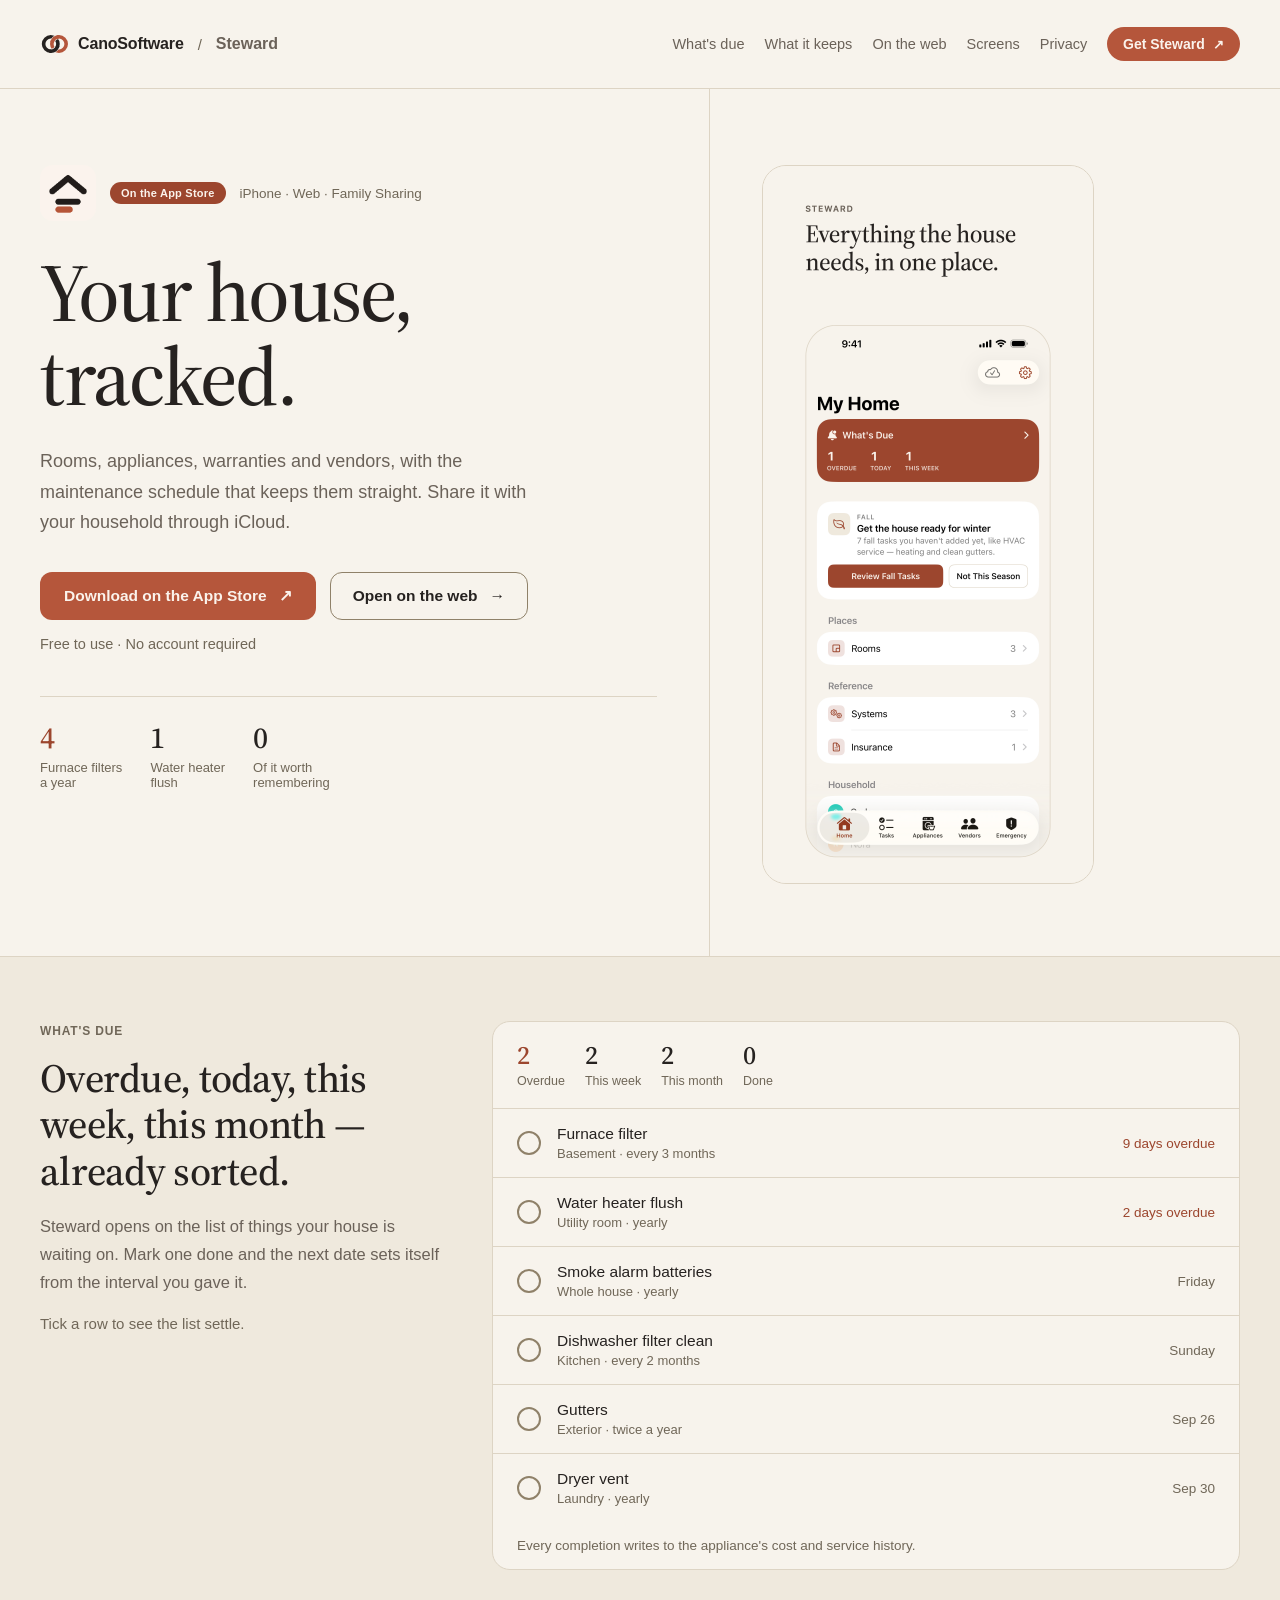
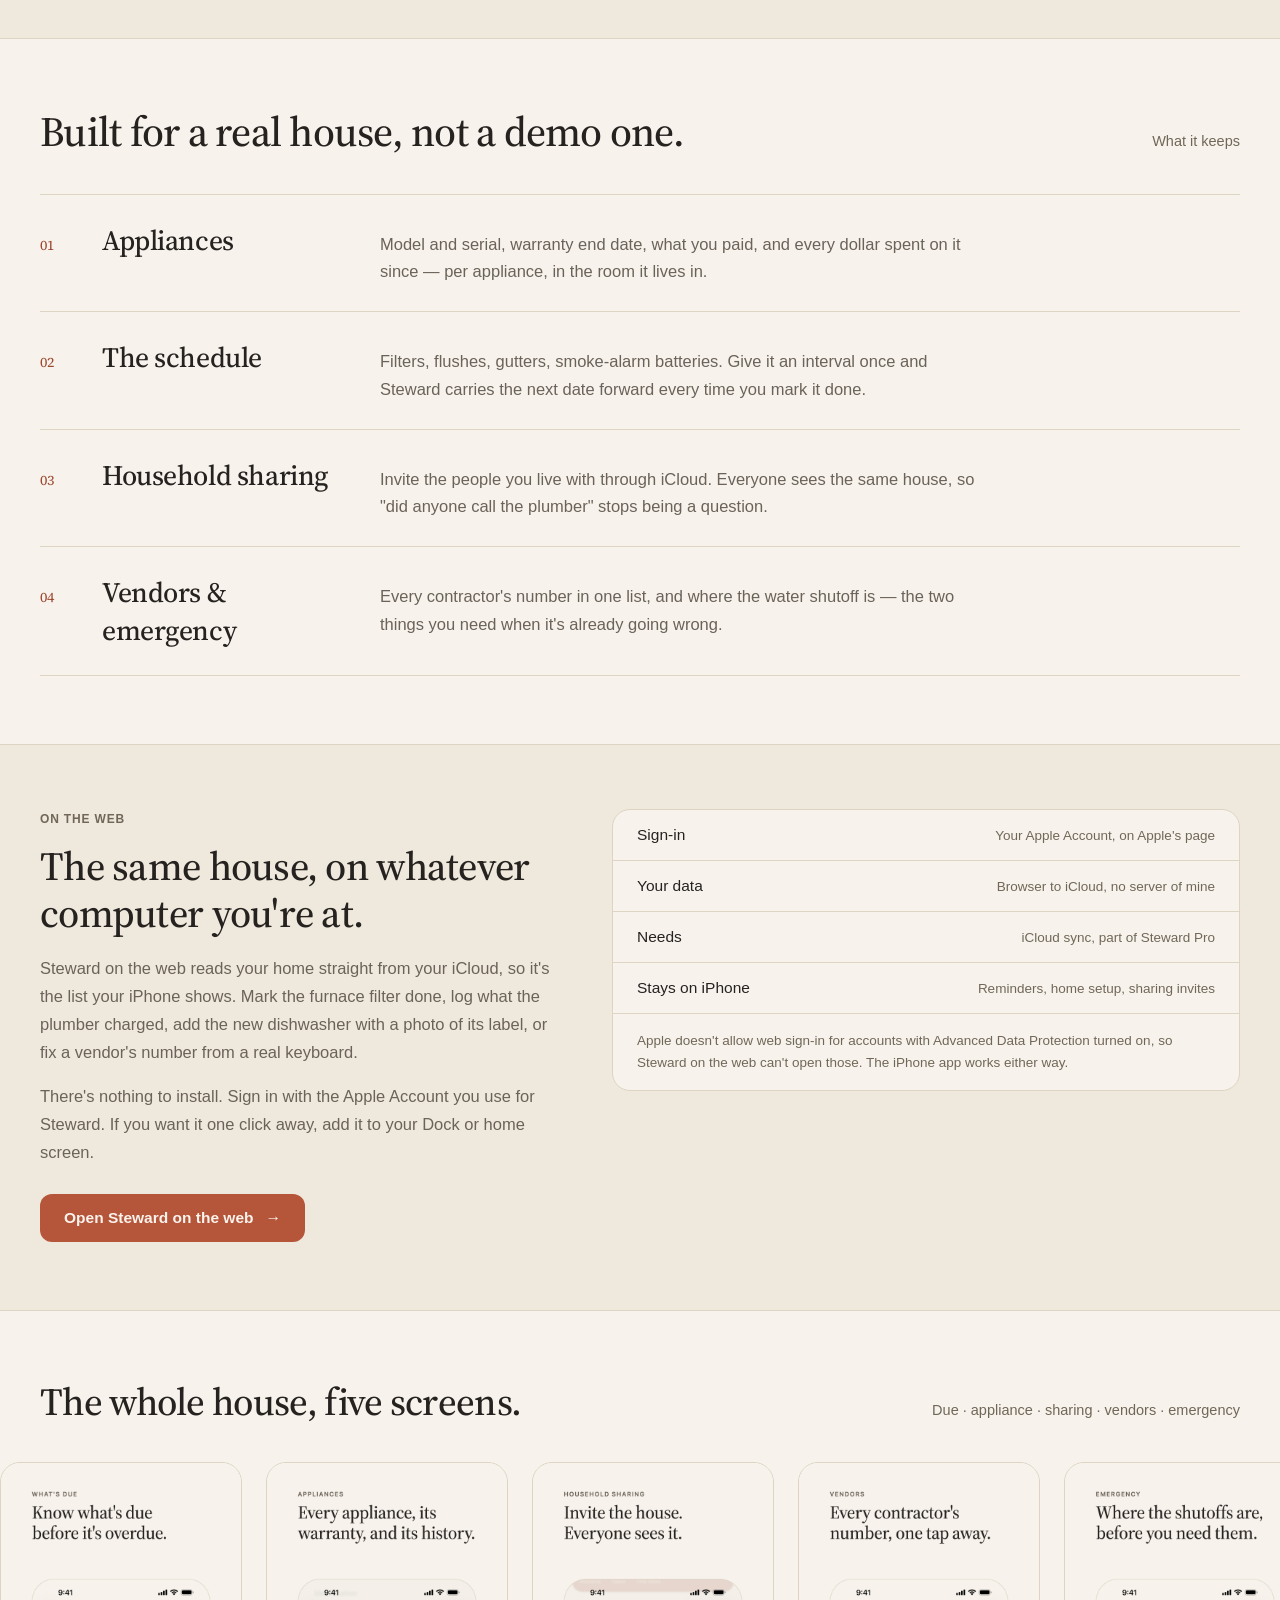
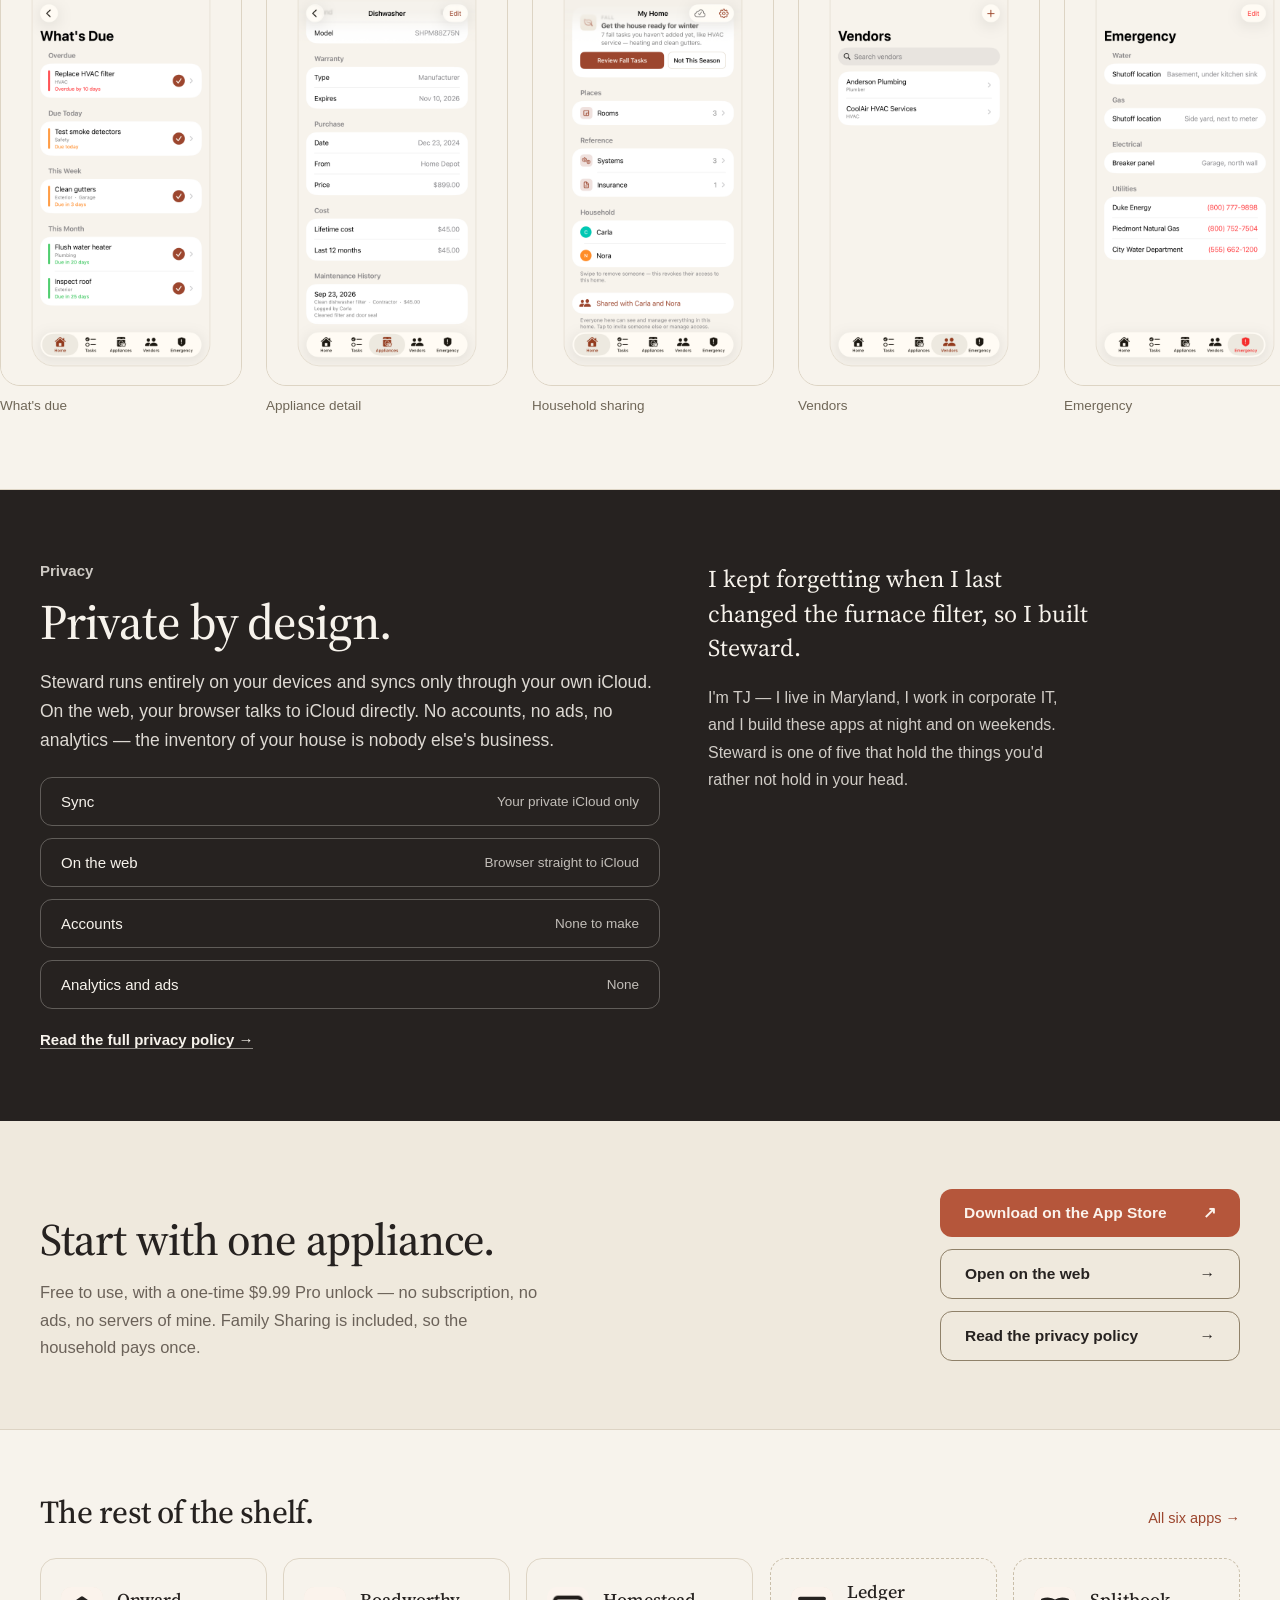
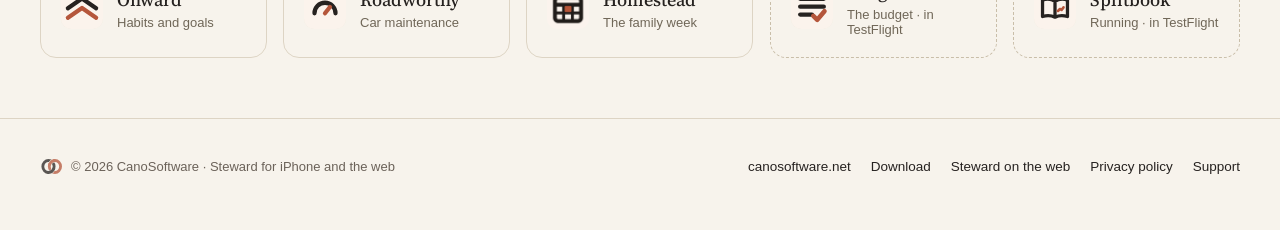
<file: steward/index.html>
<!DOCTYPE html>
<html lang="en">
<head>
<meta charset="utf-8">
<meta name="viewport" content="width=device-width, initial-scale=1">
<title>Steward — Your house, tracked. | CanoSoftware</title>
<meta name="description" content="Steward is a private, local-first iPhone app for home maintenance: rooms, appliances, warranties, vendors, and the maintenance schedule that keeps them all running. Also on the web, straight from your iCloud.">
<link rel="icon" type="image/png" sizes="32x32" href="assets/favicon-32.png">
<link rel="icon" type="image/png" sizes="16x16" href="assets/favicon-16.png">
<link rel="apple-touch-icon" href="assets/apple-touch-icon.png">
<link rel="preconnect" href="https://fonts.googleapis.com">
<link rel="preconnect" href="https://fonts.gstatic.com" crossorigin>
<link href="https://fonts.googleapis.com/css2?family=Source+Serif+4:opsz,wght@8..60,500&display=swap" rel="stylesheet">
<style>
:root{
  --page:#F7F3EC;--surface-raised:#FBF8F2;--surface-sunken:#EFE9DD;--surface-tile:#FBF3EC;
  --text-primary:#262220;--text-secondary:#6B6259;--text-tertiary:#706758;
  --terracotta:#B5563B;--terracotta-text:#9C462E;--text-on-terracotta:#FBF3EC;
  --border:#DDD4C4;--border-strong:#C9BEA9;--border-interactive:#8F8169;
  --pill-shipped-bg:#9C462E;--pill-shipped-text:#FBF3EC;
  --pill-soon-border:#C9BEA9;--pill-soon-text:#6B6259;
}
@media (prefers-color-scheme: dark){
  :root{
    --page:#17140F;--surface-raised:#211D18;--surface-sunken:#100E0A;--surface-tile:#262220;
    --text-primary:#EDE6DA;--text-secondary:#A79C8C;--text-tertiary:#93897A;
    --terracotta:#E08863;--terracotta-text:#E08863;
    --border:#33291F;--border-strong:#463A2C;--border-interactive:#7F6C54;
    --pill-shipped-bg:#E08863;--pill-shipped-text:#17140F;--text-on-terracotta:#17140F;
    --pill-soon-border:#463A2C;--pill-soon-text:#A79C8C;
  }
}
html{background:var(--page);color-scheme:light dark;}
body{margin:0;background:var(--page);color:var(--text-primary);font-family:-apple-system,BlinkMacSystemFont,'Segoe UI',Roboto,sans-serif;-webkit-font-smoothing:antialiased;}
a{color:var(--terracotta-text);text-decoration:none;}
a:hover{opacity:.72;}
::selection{background:var(--terracotta);color:var(--text-on-terracotta);}
img{max-width:100%;height:auto;display:block;}
.mark-light{display:block;}
.mark-dark{display:none;}
@media (prefers-color-scheme: dark){.mark-light{display:none;}.mark-dark{display:block;}}
.shot-rail{scrollbar-width:none;}
.shot-rail::-webkit-scrollbar{display:none;}
[data-reveal]{opacity:0;transform:translateY(22px);transition:opacity .6s cubic-bezier(.2,0,.2,1),transform .6s cubic-bezier(.2,0,.2,1);}
[data-reveal].is-visible{opacity:1;transform:translateY(0);}
.due-row{appearance:none;width:100%;text-align:left;font-family:inherit;cursor:pointer;display:flex;align-items:center;gap:16px;padding:16px 24px;border:0;border-bottom:1px solid var(--border);background:transparent;}
.due-row:last-of-type{border-bottom:0;}
.due-dot{flex:0 0 auto;width:20px;height:20px;border-radius:50%;border:2px solid var(--border-interactive);background:transparent;transition:background .16s ease,border-color .16s ease;}
.due-dot.is-done{border-color:var(--terracotta);background:var(--terracotta);}
.due-name{display:block;font-size:15.5px;color:var(--text-primary);}
.due-name.is-done{text-decoration:line-through;}
</style>
</head>
<body>

<div style="background:var(--page)">

  <div style="position:sticky;top:0;z-index:60;background:var(--page);border-bottom:1px solid var(--border)">
    <div style="max-width:1280px;margin:0 auto;padding:14px 40px;display:flex;align-items:center;justify-content:space-between;gap:16px;min-height:60px;flex-wrap:wrap">
      <div style="display:flex;align-items:center;gap:14px;min-width:0">
        <a href="/index.html" style="display:flex;align-items:center;gap:10px;color:var(--text-primary)">
          <img class="mark-light" src="/assets/mark.svg" alt="" width="28" height="18"><img class="mark-dark" src="/assets/mark-dark.svg" alt="" width="28" height="18">
          <span style="font-size:16px;font-weight:600;letter-spacing:-0.01em">CanoSoftware</span>
        </a>
        <span aria-hidden="true" style="color:var(--text-tertiary);font-size:15px">/</span>
        <span style="font-size:16px;font-weight:600;color:var(--text-secondary)">Steward</span>
      </div>
      <div style="display:flex;align-items:center;gap:20px;flex-wrap:wrap">
        <a href="#due" style="font-size:14.5px;color:var(--text-secondary)">What's due</a>
        <a href="#keeps" style="font-size:14.5px;color:var(--text-secondary)">What it keeps</a>
        <a href="#web" style="font-size:14.5px;color:var(--text-secondary)">On the web</a>
        <a href="#screens" style="font-size:14.5px;color:var(--text-secondary)">Screens</a>
        <a href="#privacy" style="font-size:14.5px;color:var(--text-secondary)">Privacy</a>
        <a href="https://apps.apple.com/us/app/steward-home-maintenance/id6793770678" target="_blank" rel="noopener" data-magnet="1" style="display:inline-flex;align-items:center;gap:8px;font-size:14px;font-weight:600;color:var(--text-on-terracotta);background:var(--terracotta);padding:9px 16px;border-radius:20px;white-space:nowrap">Get Steward <span aria-hidden="true" style="font-size:13px">↗</span></a>
      </div>
    </div>
    <div style="height:2px;margin-bottom:-2px;position:relative;z-index:1"><div id="scroll-progress" style="height:2px;background:var(--terracotta);width:0%;transition:width .12s linear"></div></div>
  </div>

  <section style="border-bottom:1px solid var(--border)">
    <div style="max-width:1280px;margin:0 auto;padding:0 40px">
      <div style="display:flex;flex-wrap:wrap">
        <div id="hero-left" style="flex:1 1 460px;min-width:0;padding:76px 52px 72px 0;box-sizing:border-box;border-right:1px solid var(--border)">
          <div style="display:flex;align-items:center;gap:14px;margin-bottom:30px;flex-wrap:wrap">
            <img src="/icons/steward-icon.png" alt="Steward app icon" data-magnet="1" style="width:56px;height:56px;border-radius:13px;background:var(--surface-sunken)">
            <span style="font-size:11px;font-weight:600;letter-spacing:0.02em;padding:5px 11px;border-radius:20px;background:var(--pill-shipped-bg);color:var(--pill-shipped-text)">On the App Store</span>
            <span style="font-size:13.5px;color:var(--text-tertiary)">iPhone · Web · Family Sharing</span>
          </div>
          <h1 style="font-family:'Source Serif 4',ui-serif,Georgia,'Iowan Old Style','Palatino Linotype',serif;font-weight:500;font-size:clamp(2.3rem,6.4vw,5.2rem);line-height:1.02;letter-spacing:-0.03em;margin:0">Your house,<br>tracked.</h1>
          <p style="font-size:18px;line-height:1.7;color:var(--text-secondary);margin:28px 0 0;max-width:490px">Rooms, appliances, warranties and vendors, with the maintenance schedule that keeps them straight. Share it with your household through iCloud.</p>
          <div style="display:flex;flex-wrap:wrap;gap:14px;align-items:center;margin-top:34px">
            <a href="https://apps.apple.com/us/app/steward-home-maintenance/id6793770678" target="_blank" rel="noopener" data-magnet="1" style="display:inline-flex;align-items:center;gap:12px;font-size:15.5px;font-weight:600;color:var(--text-on-terracotta);background:var(--terracotta);padding:15px 24px;border-radius:12px">Download on the App Store <span aria-hidden="true">↗</span></a>
            <a href="https://steward.canosoftware.net/web/" style="display:inline-flex;align-items:center;gap:12px;font-size:15.5px;font-weight:600;color:var(--text-primary);border:1px solid var(--border-interactive);padding:14px 22px;border-radius:12px">Open on the web <span aria-hidden="true">→</span></a>
          </div>
          <p style="font-size:14.5px;color:var(--text-tertiary);margin:16px 0 0">Free to use · No account required</p>
          <div style="display:flex;flex-wrap:wrap;gap:28px;margin-top:44px;padding-top:26px;border-top:1px solid var(--border)">
            <div><div style="font-family:'Source Serif 4',ui-serif,Georgia,'Iowan Old Style','Palatino Linotype',serif;font-size:30px;font-weight:500;line-height:1;color:var(--terracotta-text)">4</div><div style="font-size:13px;color:var(--text-tertiary);margin-top:7px">Furnace filters<br>a year</div></div>
            <div><div style="font-family:'Source Serif 4',ui-serif,Georgia,'Iowan Old Style','Palatino Linotype',serif;font-size:30px;font-weight:500;line-height:1">1</div><div style="font-size:13px;color:var(--text-tertiary);margin-top:7px">Water heater<br>flush</div></div>
            <div><div style="font-family:'Source Serif 4',ui-serif,Georgia,'Iowan Old Style','Palatino Linotype',serif;font-size:30px;font-weight:500;line-height:1">0</div><div style="font-size:13px;color:var(--text-tertiary);margin-top:7px">Of it worth<br>remembering</div></div>
          </div>
        </div>
        <div id="hero-right" style="flex:1 1 320px;min-width:0;padding:76px 0 72px 52px;box-sizing:border-box;display:flex;flex-direction:column;justify-content:center">
          <img src="assets/final-01-home.png" alt="Steward's home hub, listing rooms and what each one is due for" style="width:100%;max-width:330px;border-radius:24px;border:1px solid var(--border);background:var(--surface-raised)">
        </div>
      </div>
    </div>
  </section>

  <section id="due" data-reveal style="background:var(--surface-sunken);border-bottom:1px solid var(--border)">
    <div style="max-width:1280px;margin:0 auto;padding:64px 40px 68px">
      <div style="display:flex;flex-wrap:wrap;gap:52px;align-items:flex-start">
        <div style="flex:1 1 320px;min-width:0;max-width:400px">
          <span style="font-size:12px;font-weight:600;letter-spacing:0.07em;text-transform:uppercase;color:var(--text-tertiary)">What's due</span>
          <h2 style="font-family:'Source Serif 4',ui-serif,Georgia,'Iowan Old Style','Palatino Linotype',serif;font-size:clamp(1.7rem,3.6vw,2.5rem);font-weight:500;line-height:1.16;letter-spacing:-0.018em;margin:16px 0 18px">Overdue, today, this week, this month — already sorted.</h2>
          <p style="font-size:16.5px;line-height:1.7;color:var(--text-secondary);margin:0 0 16px">Steward opens on the list of things your house is waiting on. Mark one done and the next date sets itself from the interval you gave it.</p>
          <p style="font-size:15px;line-height:1.65;color:var(--text-tertiary);margin:0">Tick a row to see the list settle.</p>
        </div>
        <div style="flex:1 1 460px;min-width:0;border:1px solid var(--border);border-radius:18px;overflow:hidden;background:var(--page)">
          <div style="display:flex;flex-wrap:wrap;gap:20px;padding:20px 24px;border-bottom:1px solid var(--border)">
            <div><div id="due-stat-overdue" style="font-family:'Source Serif 4',ui-serif,Georgia,'Iowan Old Style','Palatino Linotype',serif;font-size:26px;font-weight:500;line-height:1;color:var(--terracotta-text)">2</div><div style="font-size:12.5px;color:var(--text-tertiary);margin-top:6px">Overdue</div></div>
            <div><div id="due-stat-soon" style="font-family:'Source Serif 4',ui-serif,Georgia,'Iowan Old Style','Palatino Linotype',serif;font-size:26px;font-weight:500;line-height:1">2</div><div style="font-size:12.5px;color:var(--text-tertiary);margin-top:6px">This week</div></div>
            <div><div id="due-stat-later" style="font-family:'Source Serif 4',ui-serif,Georgia,'Iowan Old Style','Palatino Linotype',serif;font-size:26px;font-weight:500;line-height:1">2</div><div style="font-size:12.5px;color:var(--text-tertiary);margin-top:6px">This month</div></div>
            <div><div id="due-stat-done" style="font-family:'Source Serif 4',ui-serif,Georgia,'Iowan Old Style','Palatino Linotype',serif;font-size:26px;font-weight:500;line-height:1">0</div><div style="font-size:12.5px;color:var(--text-tertiary);margin-top:6px">Done</div></div>
          </div>
          <div id="due-list"></div>
          <div style="padding:16px 24px;font-size:13.5px;color:var(--text-tertiary)">Every completion writes to the appliance's cost and service history.</div>
        </div>
      </div>
    </div>
  </section>

  <section id="keeps" data-reveal style="border-bottom:1px solid var(--border)">
    <div style="max-width:1280px;margin:0 auto;padding:64px 40px 68px">
      <div style="display:flex;align-items:baseline;justify-content:space-between;gap:20px;flex-wrap:wrap;margin-bottom:34px">
        <h2 style="font-family:'Source Serif 4',ui-serif,Georgia,'Iowan Old Style','Palatino Linotype',serif;font-size:clamp(1.7rem,3.6vw,2.6rem);font-weight:500;letter-spacing:-0.018em;margin:0;max-width:22em">Built for a real house, not a demo one.</h2>
        <span style="font-size:14.5px;color:var(--text-tertiary)">What it keeps</span>
      </div>
      <div style="display:flex;flex-direction:column">
        <div style="display:flex;flex-wrap:wrap;gap:28px;align-items:baseline;padding:26px 0;border-top:1px solid var(--border)">
          <span style="flex:0 0 34px;font-family:'Source Serif 4',ui-serif,Georgia,serif;font-size:14px;color:var(--terracotta-text)">01</span>
          <h3 style="flex:0 1 250px;min-width:0;font-family:'Source Serif 4',ui-serif,Georgia,'Iowan Old Style','Palatino Linotype',serif;font-size:28px;font-weight:500;letter-spacing:-0.015em;margin:0">Appliances</h3>
          <p style="flex:1 1 320px;min-width:0;margin:0;font-size:16.5px;line-height:1.65;color:var(--text-secondary);max-width:600px">Model and serial, warranty end date, what you paid, and every dollar spent on it since — per appliance, in the room it lives in.</p>
        </div>
        <div style="display:flex;flex-wrap:wrap;gap:28px;align-items:baseline;padding:26px 0;border-top:1px solid var(--border)">
          <span style="flex:0 0 34px;font-family:'Source Serif 4',ui-serif,Georgia,serif;font-size:14px;color:var(--terracotta-text)">02</span>
          <h3 style="flex:0 1 250px;min-width:0;font-family:'Source Serif 4',ui-serif,Georgia,'Iowan Old Style','Palatino Linotype',serif;font-size:28px;font-weight:500;letter-spacing:-0.015em;margin:0">The schedule</h3>
          <p style="flex:1 1 320px;min-width:0;margin:0;font-size:16.5px;line-height:1.65;color:var(--text-secondary);max-width:600px">Filters, flushes, gutters, smoke-alarm batteries. Give it an interval once and Steward carries the next date forward every time you mark it done.</p>
        </div>
        <div style="display:flex;flex-wrap:wrap;gap:28px;align-items:baseline;padding:26px 0;border-top:1px solid var(--border)">
          <span style="flex:0 0 34px;font-family:'Source Serif 4',ui-serif,Georgia,serif;font-size:14px;color:var(--terracotta-text)">03</span>
          <h3 style="flex:0 1 250px;min-width:0;font-family:'Source Serif 4',ui-serif,Georgia,'Iowan Old Style','Palatino Linotype',serif;font-size:28px;font-weight:500;letter-spacing:-0.015em;margin:0">Household sharing</h3>
          <p style="flex:1 1 320px;min-width:0;margin:0;font-size:16.5px;line-height:1.65;color:var(--text-secondary);max-width:600px">Invite the people you live with through iCloud. Everyone sees the same house, so "did anyone call the plumber" stops being a question.</p>
        </div>
        <div style="display:flex;flex-wrap:wrap;gap:28px;align-items:baseline;padding:26px 0;border-top:1px solid var(--border);border-bottom:1px solid var(--border)">
          <span style="flex:0 0 34px;font-family:'Source Serif 4',ui-serif,Georgia,serif;font-size:14px;color:var(--terracotta-text)">04</span>
          <h3 style="flex:0 1 250px;min-width:0;font-family:'Source Serif 4',ui-serif,Georgia,'Iowan Old Style','Palatino Linotype',serif;font-size:28px;font-weight:500;letter-spacing:-0.015em;margin:0">Vendors &amp; emergency</h3>
          <p style="flex:1 1 320px;min-width:0;margin:0;font-size:16.5px;line-height:1.65;color:var(--text-secondary);max-width:600px">Every contractor's number in one list, and where the water shutoff is — the two things you need when it's already going wrong.</p>
        </div>
      </div>
    </div>
  </section>

  <section id="web" data-reveal style="background:var(--surface-sunken);border-bottom:1px solid var(--border)">
    <div style="max-width:1280px;margin:0 auto;padding:64px 40px 68px">
      <div style="display:flex;flex-wrap:wrap;gap:52px;align-items:flex-start">
        <div style="flex:1 1 360px;min-width:0;max-width:520px">
          <span style="font-size:12px;font-weight:600;letter-spacing:0.07em;text-transform:uppercase;color:var(--text-tertiary)">On the web</span>
          <h2 style="font-family:'Source Serif 4',ui-serif,Georgia,'Iowan Old Style','Palatino Linotype',serif;font-size:clamp(1.7rem,3.6vw,2.5rem);font-weight:500;line-height:1.16;letter-spacing:-0.018em;margin:16px 0 18px">The same house, on whatever computer you're at.</h2>
          <p style="font-size:16.5px;line-height:1.7;color:var(--text-secondary);margin:0 0 16px">Steward on the web reads your home straight from your iCloud, so it's the list your iPhone shows. Mark the furnace filter done, log what the plumber charged, add the new dishwasher with a photo of its label, or fix a vendor's number from a real keyboard.</p>
          <p style="font-size:16.5px;line-height:1.7;color:var(--text-secondary);margin:0 0 28px">There's nothing to install. Sign in with the Apple Account you use for Steward. If you want it one click away, add it to your Dock or home screen.</p>
          <a href="https://steward.canosoftware.net/web/" data-magnet="1" style="display:inline-flex;align-items:center;gap:12px;font-size:15.5px;font-weight:600;color:var(--text-on-terracotta);background:var(--terracotta);padding:15px 24px;border-radius:12px">Open Steward on the web <span aria-hidden="true">→</span></a>
        </div>
        <div style="flex:1 1 360px;min-width:0;border:1px solid var(--border);border-radius:18px;overflow:hidden;background:var(--page)">
          <div style="display:flex;align-items:baseline;justify-content:space-between;gap:16px;padding:16px 24px;border-bottom:1px solid var(--border)"><span style="font-size:15.5px">Sign-in</span><span style="font-size:13.5px;color:var(--text-tertiary);text-align:right">Your Apple Account, on Apple's page</span></div>
          <div style="display:flex;align-items:baseline;justify-content:space-between;gap:16px;padding:16px 24px;border-bottom:1px solid var(--border)"><span style="font-size:15.5px">Your data</span><span style="font-size:13.5px;color:var(--text-tertiary);text-align:right">Browser to iCloud, no server of mine</span></div>
          <div style="display:flex;align-items:baseline;justify-content:space-between;gap:16px;padding:16px 24px;border-bottom:1px solid var(--border)"><span style="font-size:15.5px">Needs</span><span style="font-size:13.5px;color:var(--text-tertiary);text-align:right">iCloud sync, part of Steward Pro</span></div>
          <div style="display:flex;align-items:baseline;justify-content:space-between;gap:16px;padding:16px 24px;border-bottom:1px solid var(--border)"><span style="font-size:15.5px">Stays on iPhone</span><span style="font-size:13.5px;color:var(--text-tertiary);text-align:right">Reminders, home setup, sharing invites</span></div>
          <div style="padding:16px 24px;font-size:13.5px;line-height:1.6;color:var(--text-tertiary)">Apple doesn't allow web sign-in for accounts with Advanced Data Protection turned on, so Steward on the web can't open those. The iPhone app works either way.</div>
        </div>
      </div>
    </div>
  </section>

  <section id="screens" data-reveal style="border-bottom:1px solid var(--border)">
    <div style="max-width:1280px;margin:0 auto;padding:64px 0 68px">
      <div style="padding:0 40px">
        <div style="display:flex;align-items:baseline;justify-content:space-between;gap:20px;flex-wrap:wrap;margin-bottom:30px">
          <h2 style="font-family:'Source Serif 4',ui-serif,Georgia,'Iowan Old Style','Palatino Linotype',serif;font-size:clamp(1.6rem,3.4vw,2.4rem);font-weight:500;letter-spacing:-0.018em;margin:0">The whole house, five screens.</h2>
          <span style="font-size:14.5px;color:var(--text-tertiary)">Due · appliance · sharing · vendors · emergency</span>
        </div>
      </div>
      <div class="shot-rail" style="display:flex;gap:24px;overflow-x:auto;scroll-snap-type:x mandatory;padding:4px 40px 8px">
        <div style="flex:0 0 auto;scroll-snap-align:start">
          <img src="assets/final-02-due.png" alt="What's Due dashboard grouped by overdue, this week and this month" style="width:240px;border-radius:20px;border:1px solid var(--border);background:var(--surface-raised)">
          <p style="margin:12px 0 0;font-size:13.5px;color:var(--text-tertiary)">What's due</p>
        </div>
        <div style="flex:0 0 auto;scroll-snap-align:start">
          <img src="assets/final-04-appliance.png" alt="Appliance detail with model, warranty and cost history" style="width:240px;border-radius:20px;border:1px solid var(--border);background:var(--surface-raised)">
          <p style="margin:12px 0 0;font-size:13.5px;color:var(--text-tertiary)">Appliance detail</p>
        </div>
        <div style="flex:0 0 auto;scroll-snap-align:start">
          <img src="assets/final-05-share.png" alt="Household sharing screen showing invited family members" style="width:240px;border-radius:20px;border:1px solid var(--border);background:var(--surface-raised)">
          <p style="margin:12px 0 0;font-size:13.5px;color:var(--text-tertiary)">Household sharing</p>
        </div>
        <div style="flex:0 0 auto;scroll-snap-align:start">
          <img src="assets/final-06-vendors.png" alt="Vendors list with contractor phone numbers" style="width:240px;border-radius:20px;border:1px solid var(--border);background:var(--surface-raised)">
          <p style="margin:12px 0 0;font-size:13.5px;color:var(--text-tertiary)">Vendors</p>
        </div>
        <div style="flex:0 0 auto;scroll-snap-align:start">
          <img src="assets/final-07-emergency.png" alt="Emergency shutoffs and utility contacts" style="width:240px;border-radius:20px;border:1px solid var(--border);background:var(--surface-raised)">
          <p style="margin:12px 0 0;font-size:13.5px;color:var(--text-tertiary)">Emergency</p>
        </div>
      </div>
    </div>
  </section>

  <section id="privacy" data-reveal style="background:#262220;color:#F7F3EC">
    <div style="max-width:1280px;margin:0 auto;padding:72px 40px">
      <div style="display:flex;flex-wrap:wrap;gap:48px;align-items:flex-start">
        <div style="flex:1 1 460px;min-width:0;max-width:620px">
          <span style="font-size:15px;font-weight:600;opacity:.8;display:block;margin-bottom:16px">Privacy</span>
          <h2 style="font-family:'Source Serif 4',ui-serif,Georgia,'Iowan Old Style','Palatino Linotype',serif;font-size:clamp(1.9rem,4.4vw,3.1rem);font-weight:500;line-height:1.12;letter-spacing:-0.02em;margin:0 0 18px">Private by design.</h2>
          <p style="font-size:17.5px;line-height:1.65;margin:0 0 22px;opacity:.88">Steward runs entirely on your devices and syncs only through your own iCloud. On the web, your browser talks to iCloud directly. No accounts, no ads, no analytics — the inventory of your house is nobody else's business.</p>
          <div style="display:flex;flex-direction:column;gap:12px">
            <div style="display:flex;align-items:center;justify-content:space-between;gap:16px;padding:15px 20px;border:1px solid rgba(247,243,236,.28);border-radius:12px"><span style="font-size:15px">Sync</span><span style="font-size:13.5px;opacity:.75">Your private iCloud only</span></div>
            <div style="display:flex;align-items:center;justify-content:space-between;gap:16px;padding:15px 20px;border:1px solid rgba(247,243,236,.28);border-radius:12px"><span style="font-size:15px">On the web</span><span style="font-size:13.5px;opacity:.75">Browser straight to iCloud</span></div>
            <div style="display:flex;align-items:center;justify-content:space-between;gap:16px;padding:15px 20px;border:1px solid rgba(247,243,236,.28);border-radius:12px"><span style="font-size:15px">Accounts</span><span style="font-size:13.5px;opacity:.75">None to make</span></div>
            <div style="display:flex;align-items:center;justify-content:space-between;gap:16px;padding:15px 20px;border:1px solid rgba(247,243,236,.28);border-radius:12px"><span style="font-size:15px">Analytics and ads</span><span style="font-size:13.5px;opacity:.75">None</span></div>
          </div>
          <p style="margin:22px 0 0"><a href="privacy.html" style="color:#F7F3EC;font-size:15px;font-weight:600;border-bottom:1px solid rgba(247,243,236,.5)">Read the full privacy policy →</a></p>
        </div>
        <div style="flex:1 1 300px;min-width:0;max-width:380px">
          <p style="font-family:'Source Serif 4',ui-serif,Georgia,'Iowan Old Style','Palatino Linotype',serif;font-size:24px;line-height:1.45;margin:0 0 18px">I kept forgetting when I last changed the furnace filter, so I built Steward.</p>
          <p style="font-size:16px;line-height:1.7;margin:0;opacity:.82">I'm TJ — I live in Maryland, I work in corporate IT, and I build these apps at night and on weekends. Steward is one of five that hold the things you'd rather not hold in your head.</p>
        </div>
      </div>
    </div>
  </section>

  <section data-reveal style="background:var(--surface-sunken);border-bottom:1px solid var(--border)">
    <div style="max-width:1280px;margin:0 auto;padding:68px 40px">
      <div style="display:flex;flex-wrap:wrap;gap:40px;align-items:flex-end;justify-content:space-between">
        <div style="flex:1 1 420px;min-width:0">
          <h2 style="font-family:'Source Serif 4',ui-serif,Georgia,'Iowan Old Style','Palatino Linotype',serif;font-size:clamp(1.8rem,4vw,2.8rem);font-weight:500;line-height:1.14;letter-spacing:-0.02em;margin:0 0 14px">Start with one appliance.</h2>
          <p style="font-size:16.5px;line-height:1.65;color:var(--text-secondary);margin:0;max-width:500px">Free to use, with a one-time $9.99 Pro unlock — no subscription, no ads, no servers of mine. Family Sharing is included, so the household pays once.</p>
        </div>
        <div style="flex:0 1 auto;display:flex;flex-direction:column;gap:12px">
          <a href="https://apps.apple.com/us/app/steward-home-maintenance/id6793770678" target="_blank" rel="noopener" data-magnet="1" style="display:inline-flex;align-items:center;justify-content:space-between;gap:16px;font-size:15.5px;font-weight:600;color:var(--text-on-terracotta);background:var(--terracotta);padding:15px 24px;border-radius:12px;min-width:250px">Download on the App Store <span aria-hidden="true">↗</span></a>
          <a href="https://steward.canosoftware.net/web/" style="display:inline-flex;align-items:center;justify-content:space-between;gap:16px;font-size:15.5px;font-weight:600;color:var(--text-primary);border:1px solid var(--border-interactive);padding:15px 24px;border-radius:12px;min-width:250px">Open on the web <span aria-hidden="true">→</span></a>
          <a href="privacy.html" style="display:inline-flex;align-items:center;justify-content:space-between;gap:16px;font-size:15.5px;font-weight:600;color:var(--text-primary);border:1px solid var(--border-interactive);padding:15px 24px;border-radius:12px;min-width:250px">Read the privacy policy <span aria-hidden="true">→</span></a>
        </div>
      </div>
    </div>
  </section>

  <section data-reveal>
    <div style="max-width:1280px;margin:0 auto;padding:60px 40px">
      <div style="display:flex;align-items:baseline;justify-content:space-between;gap:20px;flex-wrap:wrap;margin-bottom:24px">
        <h2 style="font-family:'Source Serif 4',ui-serif,Georgia,'Iowan Old Style','Palatino Linotype',serif;font-size:clamp(1.4rem,3vw,2rem);font-weight:500;letter-spacing:-0.018em;margin:0">The rest of the shelf.</h2>
        <a href="/index.html" style="font-size:14.5px">All six apps →</a>
      </div>
      <div style="display:grid;grid-template-columns:repeat(auto-fit,minmax(220px,1fr));gap:16px">
        <a href="/onward/" data-magnet="1" style="display:flex;align-items:center;gap:14px;padding:20px;border:1px solid var(--border);border-radius:16px;color:var(--text-primary)"><img src="/icons/onward-icon.svg" alt="" style="width:42px;height:42px;border-radius:10px;background:var(--surface-sunken)"><div><div style="font-family:'Source Serif 4',ui-serif,Georgia,serif;font-size:18px;font-weight:500">Onward</div><div style="font-size:13px;color:var(--text-tertiary);margin-top:3px">Habits and goals</div></div></a>
        <a href="/roadworthy/" data-magnet="1" style="display:flex;align-items:center;gap:14px;padding:20px;border:1px solid var(--border);border-radius:16px;color:var(--text-primary)"><img src="/icons/roadworthy-icon.svg" alt="" style="width:42px;height:42px;border-radius:10px;background:var(--surface-sunken)"><div><div style="font-family:'Source Serif 4',ui-serif,Georgia,serif;font-size:18px;font-weight:500">Roadworthy</div><div style="font-size:13px;color:var(--text-tertiary);margin-top:3px">Car maintenance</div></div></a>
        <a href="/homestead/" data-magnet="1" style="display:flex;align-items:center;gap:14px;padding:20px;border:1px solid var(--border);border-radius:16px;color:var(--text-primary)"><img src="/icons/homestead-icon.png" alt="" style="width:42px;height:42px;border-radius:10px;background:var(--surface-sunken)"><div><div style="font-family:'Source Serif 4',ui-serif,Georgia,serif;font-size:18px;font-weight:500">Homestead</div><div style="font-size:13px;color:var(--text-tertiary);margin-top:3px">The family week</div></div></a>
        <a href="https://ledger.canosoftware.net" data-magnet="1" style="display:flex;align-items:center;gap:14px;padding:20px;border:1px dashed var(--border-strong);border-radius:16px;color:var(--text-primary)"><img src="/icons/ledger-icon.svg" alt="" style="width:42px;height:42px;border-radius:10px;background:var(--surface-sunken)"><div><div style="font-family:'Source Serif 4',ui-serif,Georgia,serif;font-size:18px;font-weight:500">Ledger</div><div style="font-size:13px;color:var(--text-tertiary);margin-top:3px">The budget · in TestFlight</div></div></a>
        <a href="/splitbook/" data-magnet="1" style="display:flex;align-items:center;gap:14px;padding:20px;border:1px dashed var(--border-strong);border-radius:16px;color:var(--text-primary)"><img src="/icons/splitbook-icon.svg" alt="" style="width:42px;height:42px;border-radius:10px;background:var(--surface-sunken)"><div><div style="font-family:'Source Serif 4',ui-serif,Georgia,serif;font-size:18px;font-weight:500">Splitbook</div><div style="font-size:13px;color:var(--text-tertiary);margin-top:3px">Running · in TestFlight</div></div></a>
      </div>
    </div>
  </section>

  <footer style="border-top:1px solid var(--border)">
    <div style="max-width:1280px;margin:0 auto;padding:40px 40px 56px;display:flex;flex-wrap:wrap;gap:24px;align-items:center;justify-content:space-between">
      <div style="display:flex;align-items:center;gap:9px">
        <img class="mark-light" src="/assets/mark.svg" alt="" width="22" height="14" style="opacity:.75"><img class="mark-dark" src="/assets/mark-dark.svg" alt="" width="22" height="14" style="opacity:.75">
        <p style="font-size:13px;color:var(--text-secondary);margin:0">© 2026 CanoSoftware · Steward for iPhone and the web</p>
      </div>
      <div style="display:flex;gap:20px;flex-wrap:wrap">
        <a href="/index.html" style="font-size:13.5px;color:var(--text-primary)">canosoftware.net</a>
        <a href="https://apps.apple.com/us/app/steward-home-maintenance/id6793770678" target="_blank" rel="noopener" style="font-size:13.5px;color:var(--text-primary)">Download</a>
        <a href="https://steward.canosoftware.net/web/" style="font-size:13.5px;color:var(--text-primary)">Steward on the web</a>
        <a href="privacy.html" style="font-size:13.5px;color:var(--text-primary)">Privacy policy</a>
        <a href="mailto:support@canosoftware.net" style="font-size:13.5px;color:var(--text-primary)">Support</a>
      </div>
    </div>
  </footer>

</div>

<script>
(function(){
  var reduced = window.matchMedia && window.matchMedia("(prefers-reduced-motion: reduce)").matches;

  // scroll progress bar
  var bar = document.getElementById("scroll-progress");
  var raf = null;
  function onScroll(){
    if (raf) return;
    raf = requestAnimationFrame(function(){
      raf = null;
      var max = Math.max(1, document.documentElement.scrollHeight - window.innerHeight);
      var p = Math.min(1, Math.max(0, window.scrollY / max));
      bar.style.width = (p * 100).toFixed(2) + "%";
    });
  }
  window.addEventListener("scroll", onScroll, { passive: true });

  // What's due list
  var tasks = [
    { name: "Furnace filter", room: "Basement · every 3 months", due: "9 days overdue", bucket: "overdue" },
    { name: "Water heater flush", room: "Utility room · yearly", due: "2 days overdue", bucket: "overdue" },
    { name: "Smoke alarm batteries", room: "Whole house · yearly", due: "Friday", bucket: "soon" },
    { name: "Dishwasher filter clean", room: "Kitchen · every 2 months", due: "Sunday", bucket: "soon" },
    { name: "Gutters", room: "Exterior · twice a year", due: "Sep 26", bucket: "later" },
    { name: "Dryer vent", room: "Laundry · yearly", due: "Sep 30", bucket: "later" }
  ];
  var done = tasks.map(function(){ return false; });

  var listEl = document.getElementById("due-list");
  var overdueEl = document.getElementById("due-stat-overdue");
  var soonEl = document.getElementById("due-stat-soon");
  var laterEl = document.getElementById("due-stat-later");
  var doneEl = document.getElementById("due-stat-done");

  function renderStats(){
    var overdue = 0, soon = 0, later = 0, doneCount = 0;
    tasks.forEach(function(t, i){
      if (done[i]) { doneCount += 1; return; }
      if (t.bucket === "overdue") overdue += 1;
      else if (t.bucket === "soon") soon += 1;
      else later += 1;
    });
    overdueEl.textContent = overdue;
    soonEl.textContent = soon;
    laterEl.textContent = later;
    doneEl.textContent = doneCount;
  }

  tasks.forEach(function(t, i){
    var row = document.createElement("button");
    row.type = "button";
    row.className = "due-row";

    var dot = document.createElement("span");
    dot.className = "due-dot";

    var mid = document.createElement("span");
    mid.style.flex = "1 1 auto";
    mid.style.minWidth = "0";
    var name = document.createElement("span");
    name.className = "due-name";
    name.textContent = t.name;
    var room = document.createElement("span");
    room.style.display = "block";
    room.style.fontSize = "13px";
    room.style.color = "var(--text-tertiary)";
    room.style.marginTop = "3px";
    room.textContent = t.room;
    mid.appendChild(name);
    mid.appendChild(room);

    var dueLabel = document.createElement("span");
    dueLabel.style.flex = "0 0 auto";
    dueLabel.style.fontSize = "13.5px";
    dueLabel.style.textAlign = "right";

    function refreshRow(){
      var isDone = done[i];
      dot.className = "due-dot" + (isDone ? " is-done" : "");
      name.className = "due-name" + (isDone ? " is-done" : "");
      dueLabel.textContent = isDone ? "Done today" : t.due;
      dueLabel.style.color = isDone ? "var(--text-tertiary)" : (t.bucket === "overdue" ? "var(--terracotta-text)" : "var(--text-tertiary)");
    }
    refreshRow();

    row.appendChild(dot);
    row.appendChild(mid);
    row.appendChild(dueLabel);
    row.addEventListener("click", function(){
      done[i] = !done[i];
      refreshRow();
      renderStats();
    });

    listEl.appendChild(row);
  });
  renderStats();

  // hero split border
  var L = document.getElementById("hero-left");
  var R = document.getElementById("hero-right");
  function applyHero(){
    if (!L || !R) return;
    var wide = Math.abs(L.offsetTop - R.offsetTop) < 2;
    L.style.borderRight = wide ? "1px solid var(--border)" : "0";
    L.style.paddingRight = wide ? "52px" : "0";
    L.style.paddingBottom = wide ? "72px" : "40px";
    R.style.paddingLeft = wide ? "52px" : "0";
    R.style.paddingTop = wide ? "76px" : "0";
  }
  applyHero();
  window.addEventListener("resize", applyHero);

  // reveal on scroll
  var reveal = function(el){ el.classList.add("is-visible"); };
  var nodes = Array.prototype.slice.call(document.querySelectorAll("[data-reveal]"));
  if (reduced) {
    nodes.forEach(reveal);
  } else if ("IntersectionObserver" in window) {
    var io = new IntersectionObserver(function(entries){
      entries.forEach(function(en){
        if (en.isIntersecting) { reveal(en.target); io.unobserve(en.target); }
      });
    }, { rootMargin: "0px 0px -12% 0px", threshold: 0.05 });
    nodes.forEach(function(n){ io.observe(n); });
    setTimeout(function(){ nodes.forEach(reveal); }, 2500);
  } else {
    nodes.forEach(reveal);
  }

  // magnetic hover
  if (!reduced) {
    document.querySelectorAll("[data-magnet]").forEach(function(el){
      el.style.willChange = "transform";
      el.addEventListener("pointermove", function(e){
        var r = el.getBoundingClientRect();
        var dx = (e.clientX - r.left - r.width / 2) / r.width;
        var dy = (e.clientY - r.top - r.height / 2) / r.height;
        el.style.transition = "transform .09s linear";
        el.style.transform = "translate(" + dx * 9 + "px," + dy * 7 + "px)";
      });
      el.addEventListener("pointerleave", function(){
        el.style.transition = "transform .55s cubic-bezier(.2,1.3,.3,1)";
        el.style.transform = "translate(0,0)";
      });
    });
  }
})();
</script>

</body>
</html>
</file>
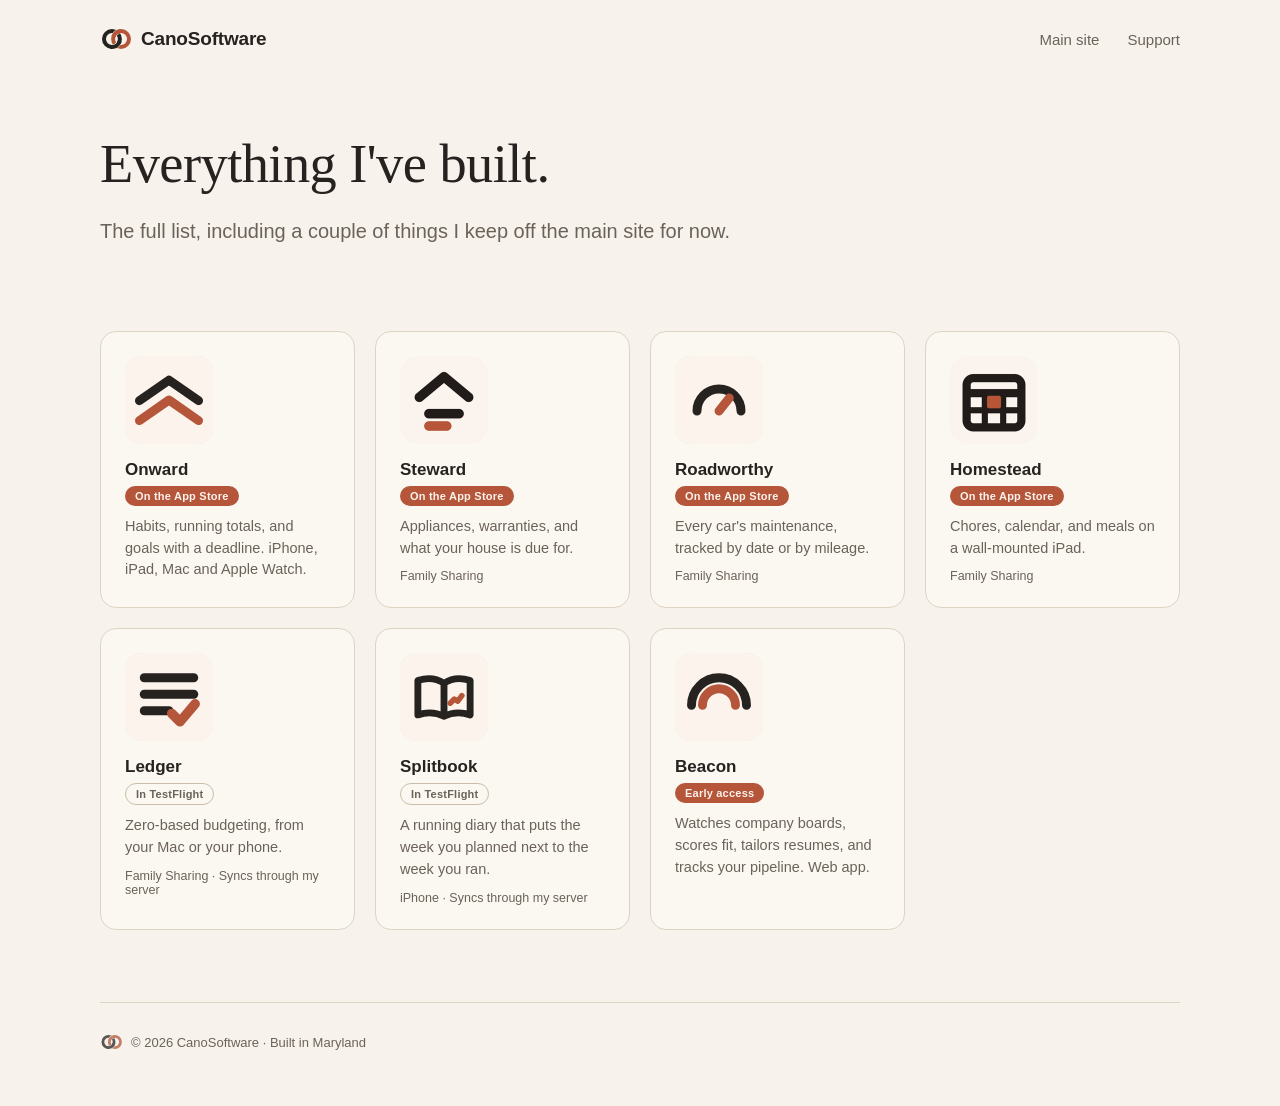
<file: everything.html>
<!DOCTYPE html>
<html lang="en">
<head>
<meta charset="utf-8">
<title>CanoSoftware — Everything</title>
<meta name="description" content="All the apps, including the ones still in progress." />
<meta name="viewport" content="width=device-width, initial-scale=1" />
<meta name="robots" content="noindex, nofollow" />
<link rel="icon" type="image/png" sizes="32x32" href="assets/favicon-32.png" />
<link rel="icon" type="image/png" sizes="16x16" href="assets/favicon-16.png" />
<link rel="apple-touch-icon" href="assets/apple-touch-icon.png" />
<style>
.mark-light{display:block;}
.mark-dark{display:none;}
@media (prefers-color-scheme: dark){
  .mark-light{display:none;}
  .mark-dark{display:block;}
}
:root{
  --bg:#F7F3EC;--bg-alt:#EFE9DD;--card:#FBF8F2;
  --text:#262220;--text-muted:#6B6259;
  --accent:#B5563B;--accent-contrast:#FBF3EC;
  --border:#DDD4C4;--border-strong:#C9BEA9;
}
@media (prefers-color-scheme: dark){
  :root{
    --bg:#17140F;--bg-alt:#211D17;--card:#1C1811;
    --text:#EDE6DA;--text-muted:#A79C8C;
    --accent:#E08863;--accent-contrast:#17140F;
    --border:#33291F;--border-strong:#463A2B;
  }
}
html{background:var(--bg);color-scheme:light dark;}
body{margin:0;background:var(--bg);color:var(--text);font-family:-apple-system,BlinkMacSystemFont,'Segoe UI',Roboto,sans-serif;-webkit-font-smoothing:antialiased;}
a{color:var(--accent);text-decoration:none;}
a:hover{opacity:0.72;}
::selection{background:var(--accent);color:var(--accent-contrast);}
img.app-icon{display:block;width:88px;height:88px;border-radius:16px;object-fit:cover;background:var(--bg-alt);}
</style>
</head>
<body>

<div style="max-width:1080px;margin:0 auto;padding:0 24px;">

  <nav style="display:flex;align-items:center;justify-content:space-between;gap:16px;padding:28px 0;flex-wrap:wrap;">
    <a href="index.html" style="display:flex;align-items:center;gap:10px;font-size:19px;font-weight:600;letter-spacing:-0.01em;color:var(--text);"><img class="mark mark-light" src="assets/mark.svg" alt="" width="31" height="20" /><img class="mark mark-dark" src="assets/mark-dark.svg" alt="" width="31" height="20" />CanoSoftware</a>
    <div style="display:flex;gap:28px;flex-wrap:wrap;">
      <a href="index.html" style="font-size:15px;color:var(--text-muted);">Main site</a>
      <a href="support.html" style="font-size:15px;color:var(--text-muted);">Support</a>
    </div>
  </nav>

  <header style="padding:56px 0 72px;max-width:640px;">
    <h1 style="font-family:ui-serif,Georgia,'Iowan Old Style','Palatino Linotype',serif;font-weight:500;font-size:clamp(2.1rem,5vw + 1rem,3.4rem);line-height:1.12;letter-spacing:-0.01em;margin:0 0 20px;color:var(--text);">Everything I've built.</h1>
    <p style="font-size:clamp(1.05rem,2.5vw,1.25rem);line-height:1.6;color:var(--text-muted);margin:0;">The full list, including a couple of things I keep off the main site for now.</p>
  </header>

  <section id="apps" style="padding:12px 0 72px;">
    <div style="display:grid;grid-template-columns:repeat(auto-fit,minmax(240px,1fr));gap:20px;">

      <a href="/onward/" style="display:flex;flex-direction:column;gap:16px;padding:24px;border:1px solid var(--border);border-radius:16px;background:var(--card);color:var(--text);">
        <img class="app-icon" src="icons/onward-icon.svg" alt="Onward app icon">
        <div style="display:flex;flex-direction:column;gap:10px;">
          <div style="display:flex;flex-direction:column;gap:6px;align-items:flex-start;">
            <span style="font-size:17px;font-weight:600;">Onward</span>
            <span style="font-size:11px;font-weight:600;letter-spacing:0.02em;padding:4px 10px;border-radius:20px;background:var(--accent);color:var(--accent-contrast);white-space:nowrap;">On the App Store</span>
          </div>
          <p style="margin:0;font-size:14.5px;line-height:1.5;color:var(--text-muted);">Habits, running totals, and goals with a deadline. iPhone, iPad, Mac and Apple Watch.</p>
        </div>
      </a>

      <a href="/steward/" style="display:flex;flex-direction:column;gap:16px;padding:24px;border:1px solid var(--border);border-radius:16px;background:var(--card);color:var(--text);">
        <img class="app-icon" src="icons/steward-icon.png" alt="Steward app icon">
        <div style="display:flex;flex-direction:column;gap:10px;">
          <div style="display:flex;flex-direction:column;gap:6px;align-items:flex-start;">
            <span style="font-size:17px;font-weight:600;">Steward</span>
            <span style="font-size:11px;font-weight:600;letter-spacing:0.02em;padding:4px 10px;border-radius:20px;background:var(--accent);color:var(--accent-contrast);white-space:nowrap;">On the App Store</span>
          </div>
          <p style="margin:0;font-size:14.5px;line-height:1.5;color:var(--text-muted);">Appliances, warranties, and what your house is due for.</p>
          <span style="font-size:12.5px;color:var(--text-muted);">Family Sharing</span>
        </div>
      </a>

      <a href="/roadworthy/" style="display:flex;flex-direction:column;gap:16px;padding:24px;border:1px solid var(--border);border-radius:16px;background:var(--card);color:var(--text);">
        <img class="app-icon" src="icons/roadworthy-icon.svg" alt="Roadworthy app icon">
        <div style="display:flex;flex-direction:column;gap:10px;">
          <div style="display:flex;flex-direction:column;gap:6px;align-items:flex-start;">
            <span style="font-size:17px;font-weight:600;">Roadworthy</span>
            <span style="font-size:11px;font-weight:600;letter-spacing:0.02em;padding:4px 10px;border-radius:20px;background:var(--accent);color:var(--accent-contrast);white-space:nowrap;">On the App Store</span>
          </div>
          <p style="margin:0;font-size:14.5px;line-height:1.5;color:var(--text-muted);">Every car's maintenance, tracked by date or by mileage.</p>
          <span style="font-size:12.5px;color:var(--text-muted);">Family Sharing</span>
        </div>
      </a>

      <a href="/homestead/" style="display:flex;flex-direction:column;gap:16px;padding:24px;border:1px solid var(--border);border-radius:16px;background:var(--card);color:var(--text);">
        <img class="app-icon" src="icons/homestead-icon.png" alt="Homestead app icon">
        <div style="display:flex;flex-direction:column;gap:10px;">
          <div style="display:flex;flex-direction:column;gap:6px;align-items:flex-start;">
            <span style="font-size:17px;font-weight:600;">Homestead</span>
            <span style="font-size:11px;font-weight:600;letter-spacing:0.02em;padding:4px 10px;border-radius:20px;background:var(--accent);color:var(--accent-contrast);white-space:nowrap;">On the App Store</span>
          </div>
          <p style="margin:0;font-size:14.5px;line-height:1.5;color:var(--text-muted);">Chores, calendar, and meals on a wall-mounted iPad.</p>
          <span style="font-size:12.5px;color:var(--text-muted);">Family Sharing</span>
        </div>
      </a>

      <a href="https://ledger.canosoftware.net" style="display:flex;flex-direction:column;gap:16px;padding:24px;border:1px solid var(--border);border-radius:16px;background:var(--card);color:var(--text);">
        <img class="app-icon" src="icons/ledger-icon.svg" alt="Ledger app icon">
        <div style="display:flex;flex-direction:column;gap:10px;">
          <div style="display:flex;flex-direction:column;gap:6px;align-items:flex-start;">
            <span style="font-size:17px;font-weight:600;">Ledger</span>
            <span style="font-size:11px;font-weight:600;letter-spacing:0.02em;padding:4px 10px;border-radius:20px;border:1px solid var(--border-strong);color:var(--text-muted);white-space:nowrap;">In TestFlight</span>
          </div>
          <p style="margin:0;font-size:14.5px;line-height:1.5;color:var(--text-muted);">Zero-based budgeting, from your Mac or your phone.</p>
          <span style="font-size:12.5px;color:var(--text-muted);">Family Sharing · Syncs through my server</span>
        </div>
      </a>

      <a href="/splitbook/" style="display:flex;flex-direction:column;gap:16px;padding:24px;border:1px solid var(--border);border-radius:16px;background:var(--card);color:var(--text);">
        <img class="app-icon" src="icons/splitbook-icon.svg" alt="Splitbook app icon">
        <div style="display:flex;flex-direction:column;gap:10px;">
          <div style="display:flex;flex-direction:column;gap:6px;align-items:flex-start;">
            <span style="font-size:17px;font-weight:600;">Splitbook</span>
            <span style="font-size:11px;font-weight:600;letter-spacing:0.02em;padding:4px 10px;border-radius:20px;border:1px solid var(--border-strong);color:var(--text-muted);white-space:nowrap;">In TestFlight</span>
          </div>
          <p style="margin:0;font-size:14.5px;line-height:1.5;color:var(--text-muted);">A running diary that puts the week you planned next to the week you ran.</p>
          <span style="font-size:12.5px;color:var(--text-muted);">iPhone · Syncs through my server</span>
        </div>
      </a>

      <a href="https://beacon.canosoftware.net" style="display:flex;flex-direction:column;gap:16px;padding:24px;border:1px solid var(--border);border-radius:16px;background:var(--card);color:var(--text);">
        <img class="app-icon" src="icons/beacon-icon.svg" alt="Beacon icon">
        <div style="display:flex;flex-direction:column;gap:10px;">
          <div style="display:flex;flex-direction:column;gap:6px;align-items:flex-start;">
            <span style="font-size:17px;font-weight:600;">Beacon</span>
            <span style="font-size:11px;font-weight:600;letter-spacing:0.02em;padding:4px 10px;border-radius:20px;background:var(--accent);color:var(--accent-contrast);white-space:nowrap;">Early access</span>
          </div>
          <p style="margin:0;font-size:14.5px;line-height:1.5;color:var(--text-muted);">Watches company boards, scores fit, tailors resumes, and tracks your pipeline. Web app.</p>
        </div>
      </a>

    </div>
  </section>

  <footer style="padding:0 0 56px;border-top:1px solid var(--border);">
    <div style="display:flex;align-items:center;gap:9px;padding:32px 0 0;">
      <img class="mark mark-light" src="assets/mark.svg" alt="" width="22" height="14" style="opacity:.75;" />
      <img class="mark mark-dark" src="assets/mark-dark.svg" alt="" width="22" height="14" style="opacity:.75;" />
      <p style="font-size:13px;color:var(--text-muted);margin:0;">© 2026 CanoSoftware · Built in Maryland</p>
    </div>
  </footer>

</div>

</body>
</html>
</file>
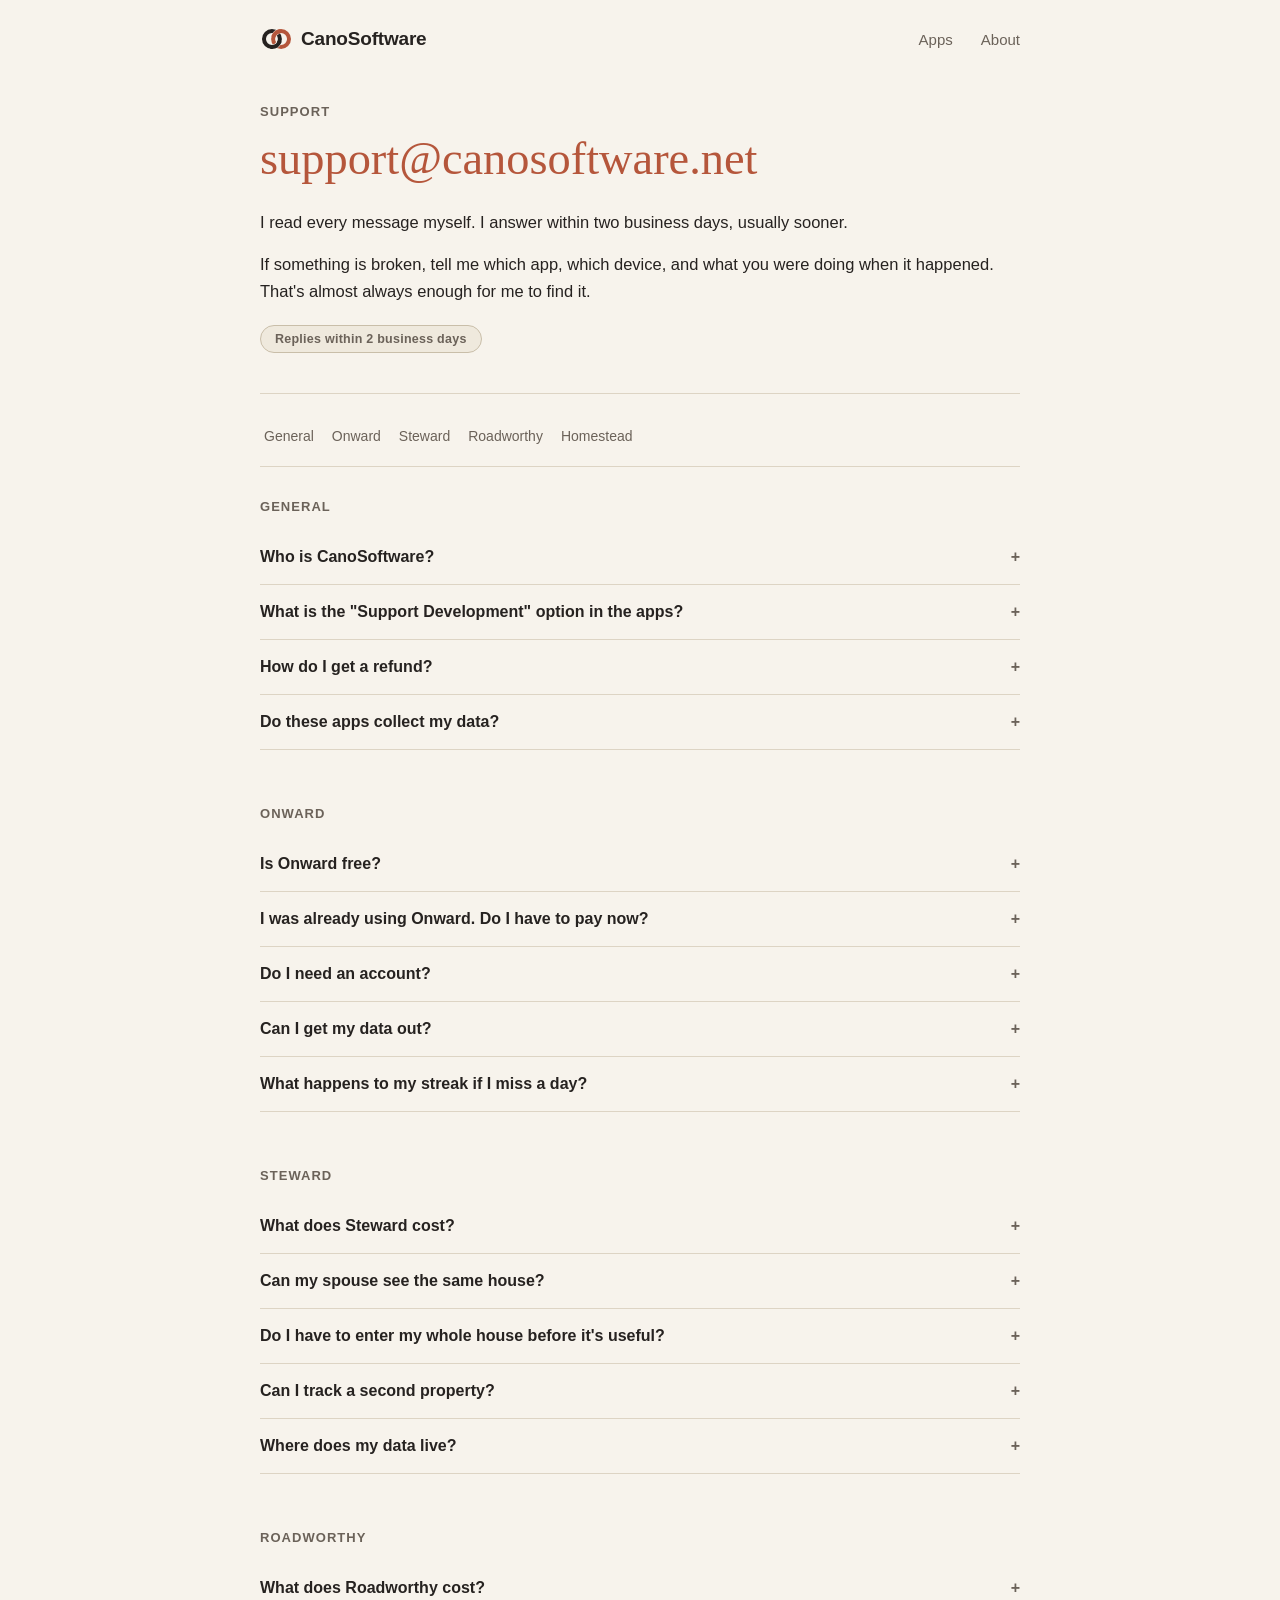
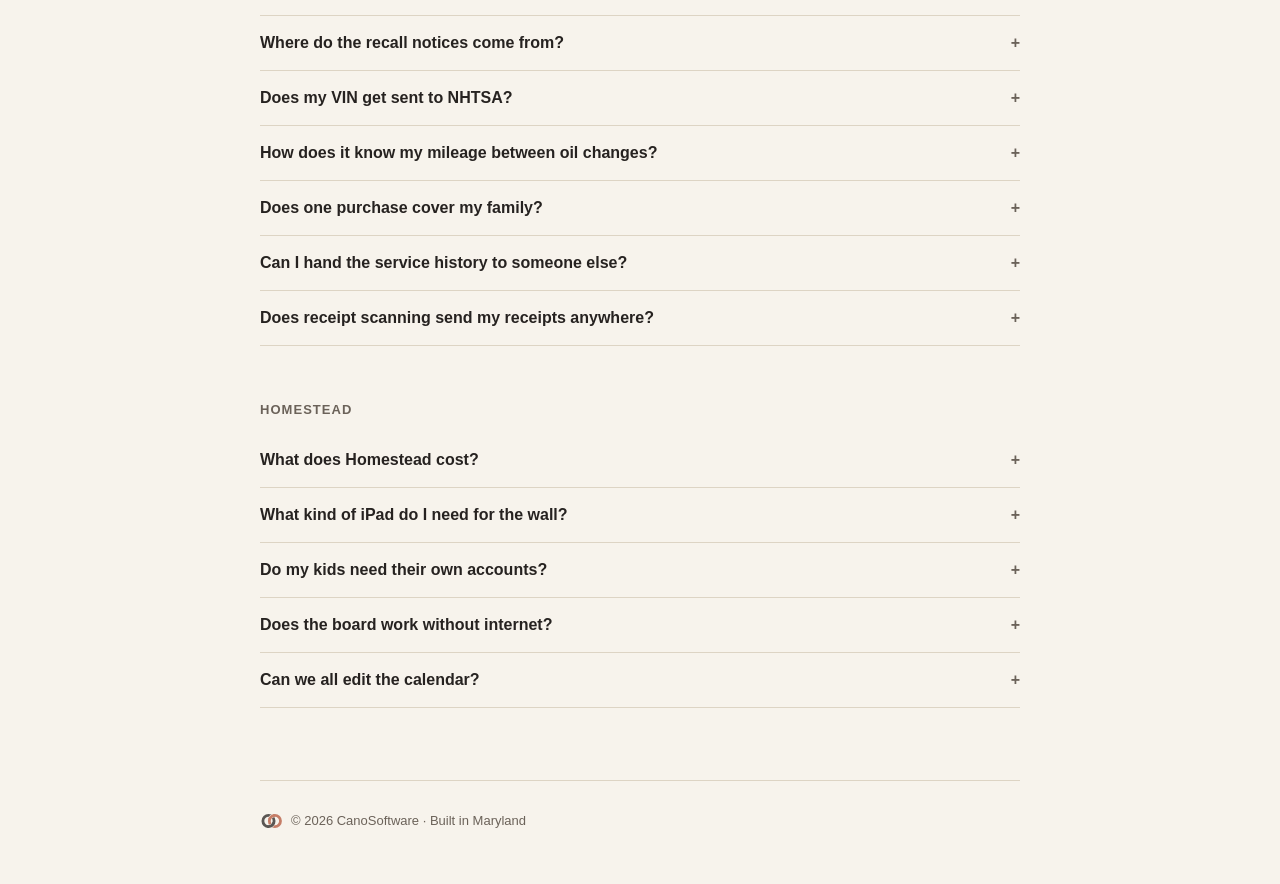
<file: support.html>
<!DOCTYPE html>
<html lang="en">
<head>
<meta charset="utf-8">
<title>Support — CanoSoftware</title>
<meta name="description" content="Email support@canosoftware.net and a real person answers within two business days. FAQs for Onward, Steward, Roadworthy, and Homestead." />
<meta name="viewport" content="width=device-width, initial-scale=1" />
<link rel="icon" type="image/svg+xml" href="assets/icon-square.svg" />
<link rel="icon" type="image/png" sizes="16x16" href="assets/favicon-16.png" />
<link rel="icon" type="image/png" sizes="32x32" href="assets/favicon-32.png" />
<link rel="icon" type="image/png" sizes="48x48" href="assets/favicon-48.png" />
<link rel="icon" type="image/png" sizes="96x96" href="assets/favicon-96.png" />
<link rel="icon" type="image/png" sizes="192x192" href="assets/favicon-192.png" />
<link rel="icon" type="image/png" sizes="512x512" href="assets/favicon-512.png" />
<link rel="apple-touch-icon" href="assets/apple-touch-icon.png" />
<style>
.mark-light{display:block;}
.mark-dark{display:none;}
@media (prefers-color-scheme: dark){
  .mark-light{display:none;}
  .mark-dark{display:block;}
}
:root{
  --bg:#F7F3EC;--bg-alt:#EFE9DD;--card:#FBF8F2;
  --text:#262220;--text-muted:#6B6259;
  --accent:#B5563B;--accent-contrast:#FBF3EC;
  --border:#DDD4C4;--border-strong:#C9BEA9;
}
@media (prefers-color-scheme: dark){
  :root{
    --bg:#17140F;--bg-alt:#211D17;--card:#1C1811;
    --text:#EDE6DA;--text-muted:#A79C8C;
    --accent:#E08863;--accent-contrast:#17140F;
    --border:#33291F;--border-strong:#463A2B;
  }
}
html{background:var(--bg);color-scheme:light dark;}
body{margin:0;background:var(--bg);color:var(--text);font-family:-apple-system,BlinkMacSystemFont,'Segoe UI',Roboto,sans-serif;-webkit-font-smoothing:antialiased;}
a{color:var(--accent);text-decoration:none;}
a:hover{opacity:0.72;}
::selection{background:var(--accent);color:var(--accent-contrast);}
details summary{cursor:pointer;list-style:none;}
details summary::-webkit-details-marker{display:none;}
details[open] .faq-chevron{transform:rotate(45deg);}
</style>
</head>
<body>

<div style="max-width:760px;margin:0 auto;padding:0 24px;">

  <nav style="display:flex;align-items:center;justify-content:space-between;gap:16px;padding:28px 0;flex-wrap:wrap;">
    <a href="index.html" style="display:flex;align-items:center;gap:10px;font-size:19px;font-weight:600;letter-spacing:-0.01em;color:var(--text);"><img class="mark-light" src="assets/mark.svg" alt="" width="31" height="20" /><img class="mark-dark" src="assets/mark-dark.svg" alt="" width="31" height="20" />CanoSoftware</a>
    <div style="display:flex;gap:28px;flex-wrap:wrap;">
      <a href="index.html#apps" style="font-size:15px;color:var(--text-muted);">Apps</a>
      <a href="index.html#about" style="font-size:15px;color:var(--text-muted);">About</a>
    </div>
  </nav>

  <section style="padding:24px 0 40px;">
    <span style="font-size:13px;font-weight:600;letter-spacing:0.08em;text-transform:uppercase;color:var(--text-muted);">Support</span>
    <h1 style="font-family:ui-serif,Georgia,'Iowan Old Style','Palatino Linotype',serif;font-weight:500;font-size:clamp(1.9rem,5vw + 1rem,2.9rem);line-height:1.15;margin:12px 0 24px;">
      <a href="mailto:support@canosoftware.net" style="color:var(--accent);">support@canosoftware.net</a>
    </h1>
    <p style="font-size:16.5px;line-height:1.65;margin:0 0 14px;color:var(--text);">I read every message myself. I answer within two business days, usually sooner.</p>
    <p style="font-size:16.5px;line-height:1.65;margin:0 0 20px;color:var(--text);">If something is broken, tell me which app, which device, and what you were doing when it happened. That's almost always enough for me to find it.</p>
    <span style="display:inline-block;font-size:12.5px;font-weight:600;letter-spacing:0.02em;padding:6px 14px;border-radius:20px;background:var(--bg-alt);border:1px solid var(--border-strong);color:var(--text-muted);">Replies within 2 business days</span>
  </section>

  <nav aria-label="FAQ groups" style="display:flex;gap:10px;flex-wrap:wrap;padding:20px 0 8px;margin-bottom:32px;border-top:1px solid var(--border);border-bottom:1px solid var(--border);">
    <a href="#general" style="font-size:14px;padding:14px 4px;color:var(--text-muted);">General</a>
    <a href="#onward" style="font-size:14px;padding:14px 4px;color:var(--text-muted);">Onward</a>
    <a href="#steward" style="font-size:14px;padding:14px 4px;color:var(--text-muted);">Steward</a>
    <a href="#roadworthy" style="font-size:14px;padding:14px 4px;color:var(--text-muted);">Roadworthy</a>
    <a href="#homestead" style="font-size:14px;padding:14px 4px;color:var(--text-muted);">Homestead</a>
  </nav>

  <section id="general" style="padding-bottom:56px;">
    <h2 style="font-size:13px;font-weight:600;letter-spacing:0.08em;text-transform:uppercase;color:var(--text-muted);margin:0 0 16px;">General</h2>
    <div style="display:flex;flex-direction:column;">

      <details style="border-bottom:1px solid var(--border);padding:18px 0;">
        <summary style="display:flex;align-items:center;justify-content:space-between;gap:16px;font-size:16px;font-weight:600;color:var(--text);">Who is CanoSoftware?<span class="faq-chevron" style="flex:none;color:var(--text-muted);transition:transform 0.15s;">+</span></summary>
        <p style="margin:14px 0 0;font-size:15.5px;line-height:1.65;color:var(--text-muted);">One person. I'm TJ, I build these apps in Maryland outside of a full-time job, and I answer this email address myself.</p>
      </details>

      <details style="border-bottom:1px solid var(--border);padding:18px 0;">
        <summary style="display:flex;align-items:center;justify-content:space-between;gap:16px;font-size:16px;font-weight:600;color:var(--text);">What is the "Support Development" option in the apps?<span class="faq-chevron" style="flex:none;color:var(--text-muted);transition:transform 0.15s;">+</span></summary>
        <p style="margin:14px 0 0;font-size:15.5px;line-height:1.65;color:var(--text-muted);">A tip jar. It appears in every app, it's optional, and it unlocks nothing. If something I built is useful to you and you want to put a few dollars toward it, that's what it's for. If you've already bought the app, you've done plenty.</p>
      </details>

      <details style="border-bottom:1px solid var(--border);padding:18px 0;">
        <summary style="display:flex;align-items:center;justify-content:space-between;gap:16px;font-size:16px;font-weight:600;color:var(--text);">How do I get a refund?<span class="faq-chevron" style="flex:none;color:var(--text-muted);transition:transform 0.15s;">+</span></summary>
        <p style="margin:14px 0 0;font-size:15.5px;line-height:1.65;color:var(--text-muted);">Apple handles all purchases and all refunds. Go to reportaproblem.apple.com, sign in, and request one there. I can't issue refunds myself, but email me anyway and tell me what went wrong, because that's the part I can fix.</p>
      </details>

      <details style="border-bottom:1px solid var(--border);padding:18px 0;">
        <summary style="display:flex;align-items:center;justify-content:space-between;gap:16px;font-size:16px;font-weight:600;color:var(--text);">Do these apps collect my data?<span class="faq-chevron" style="flex:none;color:var(--text-muted);transition:transform 0.15s;">+</span></summary>
        <p style="margin:14px 0 0;font-size:15.5px;line-height:1.65;color:var(--text-muted);">None of my apps has an analytics package or an advertising SDK. Onward, Steward, Roadworthy and Homestead also have no account system: your data lives on your devices and syncs through your own iCloud. Two of them make outbound lookups: Roadworthy queries NHTSA for recalls, and Homestead queries Apple's WeatherKit for weather. Both are described below and in each app's privacy policy. Ledger and Splitbook are different. They use Sign in with Apple and sync through a server I run. <a href="https://ledger.canosoftware.net/privacy">Ledger's privacy policy</a> and <a href="/splitbook/#privacy">the Splitbook page</a> say exactly what that server can and can't read.</p>
      </details>

    </div>
  </section>

  <section id="onward" style="padding-bottom:56px;">
    <h2 style="font-size:13px;font-weight:600;letter-spacing:0.08em;text-transform:uppercase;color:var(--text-muted);margin:0 0 16px;">Onward</h2>
    <div style="display:flex;flex-direction:column;">

      <details style="border-bottom:1px solid var(--border);padding:18px 0;">
        <summary style="display:flex;align-items:center;justify-content:space-between;gap:16px;font-size:16px;font-weight:600;color:var(--text);">Is Onward free?<span class="faq-chevron" style="flex:none;color:var(--text-muted);transition:transform 0.15s;">+</span></summary>
        <p style="margin:14px 0 0;font-size:15.5px;line-height:1.65;color:var(--text-muted);">The free version covers all four goal types, iCloud sync, the Apple Watch app, and up to five active goals. Onward Pro is a one-time purchase of $9.99 that removes the goal limit and adds the Insights dashboard, weekly review, timed habits, Apple Health import, CSV export, and multiple reminders per habit. There is no subscription.</p>
      </details>

      <details style="border-bottom:1px solid var(--border);padding:18px 0;">
        <summary style="display:flex;align-items:center;justify-content:space-between;gap:16px;font-size:16px;font-weight:600;color:var(--text);">I was already using Onward. Do I have to pay now?<span class="faq-chevron" style="flex:none;color:var(--text-muted);transition:transform 0.15s;">+</span></summary>
        <p style="margin:14px 0 0;font-size:15.5px;line-height:1.65;color:var(--text-muted);">No. If you used Onward before Pro existed, you keep everything permanently, at no cost.</p>
      </details>

      <details style="border-bottom:1px solid var(--border);padding:18px 0;">
        <summary style="display:flex;align-items:center;justify-content:space-between;gap:16px;font-size:16px;font-weight:600;color:var(--text);">Do I need an account?<span class="faq-chevron" style="flex:none;color:var(--text-muted);transition:transform 0.15s;">+</span></summary>
        <p style="margin:14px 0 0;font-size:15.5px;line-height:1.65;color:var(--text-muted);">No separate account, and no password to create. Onward uses the Apple Account already on your device, which is also how it syncs between your iPhone and your Watch.</p>
      </details>

      <details style="border-bottom:1px solid var(--border);padding:18px 0;">
        <summary style="display:flex;align-items:center;justify-content:space-between;gap:16px;font-size:16px;font-weight:600;color:var(--text);">Can I get my data out?<span class="faq-chevron" style="flex:none;color:var(--text-muted);transition:transform 0.15s;">+</span></summary>
        <p style="margin:14px 0 0;font-size:15.5px;line-height:1.65;color:var(--text-muted);">CSV export is a Pro feature. On the free version you can delete all app data at any time, but there's no export. If having your data in a file matters to you, that's what Pro buys.</p>
      </details>

      <details style="border-bottom:1px solid var(--border);padding:18px 0;">
        <summary style="display:flex;align-items:center;justify-content:space-between;gap:16px;font-size:16px;font-weight:600;color:var(--text);">What happens to my streak if I miss a day?<span class="faq-chevron" style="flex:none;color:var(--text-muted);transition:transform 0.15s;">+</span></summary>
        <p style="margin:14px 0 0;font-size:15.5px;line-height:1.65;color:var(--text-muted);">It depends how you set the habit up. Rest days don't break a streak, flexible frequencies give you room, and quit-habits restart the clean-day count. You can also open the calendar and fill in a day you forgot to log.</p>
      </details>

    </div>
  </section>

  <section id="steward" style="padding-bottom:56px;">
    <h2 style="font-size:13px;font-weight:600;letter-spacing:0.08em;text-transform:uppercase;color:var(--text-muted);margin:0 0 16px;">Steward</h2>
    <div style="display:flex;flex-direction:column;">

      <details style="border-bottom:1px solid var(--border);padding:18px 0;">
        <summary style="display:flex;align-items:center;justify-content:space-between;gap:16px;font-size:16px;font-weight:600;color:var(--text);">What does Steward cost?<span class="faq-chevron" style="flex:none;color:var(--text-muted);transition:transform 0.15s;">+</span></summary>
        <p style="margin:14px 0 0;font-size:15.5px;line-height:1.65;color:var(--text-muted);">Steward is free. If that ever changes, anyone already using it keeps what they have.</p>
      </details>

      <details style="border-bottom:1px solid var(--border);padding:18px 0;">
        <summary style="display:flex;align-items:center;justify-content:space-between;gap:16px;font-size:16px;font-weight:600;color:var(--text);">Can my spouse see the same house?<span class="faq-chevron" style="flex:none;color:var(--text-muted);transition:transform 0.15s;">+</span></summary>
        <p style="margin:14px 0 0;font-size:15.5px;line-height:1.65;color:var(--text-muted);">Yes. From the Home tab, tap "Share This Home" and invite one other person. You both get full access to add, edit, and check things off.</p>
      </details>

      <details style="border-bottom:1px solid var(--border);padding:18px 0;">
        <summary style="display:flex;align-items:center;justify-content:space-between;gap:16px;font-size:16px;font-weight:600;color:var(--text);">Do I have to enter my whole house before it's useful?<span class="faq-chevron" style="flex:none;color:var(--text-muted);transition:transform 0.15s;">+</span></summary>
        <p style="margin:14px 0 0;font-size:15.5px;line-height:1.65;color:var(--text-muted);">No. One appliance and one reminder is enough to get value out of it. There's also a setup wizard that walks you through adding the common things most houses have.</p>
      </details>

      <details style="border-bottom:1px solid var(--border);padding:18px 0;">
        <summary style="display:flex;align-items:center;justify-content:space-between;gap:16px;font-size:16px;font-weight:600;color:var(--text);">Can I track a second property?<span class="faq-chevron" style="flex:none;color:var(--text-muted);transition:transform 0.15s;">+</span></summary>
        <p style="margin:14px 0 0;font-size:15.5px;line-height:1.65;color:var(--text-muted);">Yes. A vacation home or a rental sits alongside your primary home and you switch between them.</p>
      </details>

      <details style="border-bottom:1px solid var(--border);padding:18px 0;">
        <summary style="display:flex;align-items:center;justify-content:space-between;gap:16px;font-size:16px;font-weight:600;color:var(--text);">Where does my data live?<span class="faq-chevron" style="flex:none;color:var(--text-muted);transition:transform 0.15s;">+</span></summary>
        <p style="margin:14px 0 0;font-size:15.5px;line-height:1.65;color:var(--text-muted);">On your devices, syncing through your own iCloud account. Steward doesn't send your data anywhere else.</p>
      </details>

    </div>
  </section>

  <section id="roadworthy" style="padding-bottom:56px;">
    <h2 style="font-size:13px;font-weight:600;letter-spacing:0.08em;text-transform:uppercase;color:var(--text-muted);margin:0 0 16px;">Roadworthy</h2>
    <div style="display:flex;flex-direction:column;">

      <details style="border-bottom:1px solid var(--border);padding:18px 0;">
        <summary style="display:flex;align-items:center;justify-content:space-between;gap:16px;font-size:16px;font-weight:600;color:var(--text);">What does Roadworthy cost?<span class="faq-chevron" style="flex:none;color:var(--text-muted);transition:transform 0.15s;">+</span></summary>
        <p style="margin:14px 0 0;font-size:15.5px;line-height:1.65;color:var(--text-muted);">The free version covers two vehicles with unlimited maintenance logging, reminders, recalls, warranties, and up to ten documents across the whole garage. Pro is $19.99 a year, $2.99 a month, or $59.99 once for lifetime access, with a seven-day free trial on the subscriptions. Pro adds unlimited vehicles, garage sharing, receipt scanning, PDF export of service history, and unlimited documents. Pricing is US only right now.</p>
      </details>

      <details style="border-bottom:1px solid var(--border);padding:18px 0;">
        <summary style="display:flex;align-items:center;justify-content:space-between;gap:16px;font-size:16px;font-weight:600;color:var(--text);">Where do the recall notices come from?<span class="faq-chevron" style="flex:none;color:var(--text-muted);transition:transform 0.15s;">+</span></summary>
        <p style="margin:14px 0 0;font-size:15.5px;line-height:1.65;color:var(--text-muted);">NHTSA's public recall database. To check a vehicle, Roadworthy sends its details to NHTSA and reads back the open recalls.</p>
      </details>

      <details style="border-bottom:1px solid var(--border);padding:18px 0;">
        <summary style="display:flex;align-items:center;justify-content:space-between;gap:16px;font-size:16px;font-weight:600;color:var(--text);">Does my VIN get sent to NHTSA?<span class="faq-chevron" style="flex:none;color:var(--text-muted);transition:transform 0.15s;">+</span></summary>
        <p style="margin:14px 0 0;font-size:15.5px;line-height:1.65;color:var(--text-muted);">If you've entered one, yes. The VIN is how NHTSA matches recalls to your exact vehicle rather than to every car of that year and model. The VIN is optional on every vehicle. Leave it blank and Roadworthy still checks recalls, just less precisely. Nothing else about you is sent, and NHTSA is a US government agency, not an advertiser.</p>
      </details>

      <details style="border-bottom:1px solid var(--border);padding:18px 0;">
        <summary style="display:flex;align-items:center;justify-content:space-between;gap:16px;font-size:16px;font-weight:600;color:var(--text);">How does it know my mileage between oil changes?<span class="faq-chevron" style="flex:none;color:var(--text-muted);transition:transform 0.15s;">+</span></summary>
        <p style="margin:14px 0 0;font-size:15.5px;line-height:1.65;color:var(--text-muted);">It estimates where your odometer sits based on your previous entries, so due dates stay close even when you haven't logged in a while.</p>
      </details>

      <details style="border-bottom:1px solid var(--border);padding:18px 0;">
        <summary style="display:flex;align-items:center;justify-content:space-between;gap:16px;font-size:16px;font-weight:600;color:var(--text);">Does one purchase cover my family?<span class="faq-chevron" style="flex:none;color:var(--text-muted);transition:transform 0.15s;">+</span></summary>
        <p style="margin:14px 0 0;font-size:15.5px;line-height:1.65;color:var(--text-muted);">Yes. Roadworthy supports Family Sharing, so one purchase covers your household.</p>
      </details>

      <details style="border-bottom:1px solid var(--border);padding:18px 0;">
        <summary style="display:flex;align-items:center;justify-content:space-between;gap:16px;font-size:16px;font-weight:600;color:var(--text);">Can I hand the service history to someone else?<span class="faq-chevron" style="flex:none;color:var(--text-muted);transition:transform 0.15s;">+</span></summary>
        <p style="margin:14px 0 0;font-size:15.5px;line-height:1.65;color:var(--text-muted);">Yes, with Pro. You can export a vehicle's full service history as a PDF. It's useful for a mechanic, and useful again when you sell the car and want to hand the new owner a real record instead of a shoebox.</p>
      </details>

      <details style="border-bottom:1px solid var(--border);padding:18px 0;">
        <summary style="display:flex;align-items:center;justify-content:space-between;gap:16px;font-size:16px;font-weight:600;color:var(--text);">Does receipt scanning send my receipts anywhere?<span class="faq-chevron" style="flex:none;color:var(--text-muted);transition:transform 0.15s;">+</span></summary>
        <p style="margin:14px 0 0;font-size:15.5px;line-height:1.65;color:var(--text-muted);">No. The text recognition runs on your device.</p>
      </details>

    </div>
  </section>

  <section id="homestead" style="padding-bottom:72px;">
    <h2 style="font-size:13px;font-weight:600;letter-spacing:0.08em;text-transform:uppercase;color:var(--text-muted);margin:0 0 16px;">Homestead</h2>
    <div style="display:flex;flex-direction:column;">

      <details style="border-bottom:1px solid var(--border);padding:18px 0;">
        <summary style="display:flex;align-items:center;justify-content:space-between;gap:16px;font-size:16px;font-weight:600;color:var(--text);">What does Homestead cost?<span class="faq-chevron" style="flex:none;color:var(--text-muted);transition:transform 0.15s;">+</span></summary>
        <p style="margin:14px 0 0;font-size:15.5px;line-height:1.65;color:var(--text-muted);">The free version covers unlimited family members, unlimited chores with full history, calendar viewing and editing, current weather, timers, up to fifteen recipes, and iCloud sync across your own devices. Pro is $29.99 a year, $3.99 a month, or $69.99 once for lifetime access, with a fourteen-day free trial on the subscriptions.</p>
      </details>

      <details style="border-bottom:1px solid var(--border);padding:18px 0;">
        <summary style="display:flex;align-items:center;justify-content:space-between;gap:16px;font-size:16px;font-weight:600;color:var(--text);">What kind of iPad do I need for the wall?<span class="faq-chevron" style="flex:none;color:var(--text-muted);transition:transform 0.15s;">+</span></summary>
        <p style="margin:14px 0 0;font-size:15.5px;line-height:1.65;color:var(--text-muted);">Any iPad works. A bigger screen is easier to read across a kitchen, and the 13-inch models are the largest Apple makes. If you have an older iPad sitting in a drawer, that's the one to use.</p>
      </details>

      <details style="border-bottom:1px solid var(--border);padding:18px 0;">
        <summary style="display:flex;align-items:center;justify-content:space-between;gap:16px;font-size:16px;font-weight:600;color:var(--text);">Do my kids need their own accounts?<span class="faq-chevron" style="flex:none;color:var(--text-muted);transition:transform 0.15s;">+</span></summary>
        <p style="margin:14px 0 0;font-size:15.5px;line-height:1.65;color:var(--text-muted);">No, and they can't have one. Everyone in the family is a name that chores and events get assigned to. Homestead doesn't create accounts for children and doesn't store any information about them beyond the name you type in.</p>
      </details>

      <details style="border-bottom:1px solid var(--border);padding:18px 0;">
        <summary style="display:flex;align-items:center;justify-content:space-between;gap:16px;font-size:16px;font-weight:600;color:var(--text);">Does the board work without internet?<span class="faq-chevron" style="flex:none;color:var(--text-muted);transition:transform 0.15s;">+</span></summary>
        <p style="margin:14px 0 0;font-size:15.5px;line-height:1.65;color:var(--text-muted);">Yes, except for weather. Chores, the calendar, meal plans, and timers all keep working offline. Weather is a live lookup through Apple's WeatherKit and needs a connection, so it's the one thing that goes quiet.</p>
      </details>

      <details style="border-bottom:1px solid var(--border);padding:18px 0;">
        <summary style="display:flex;align-items:center;justify-content:space-between;gap:16px;font-size:16px;font-weight:600;color:var(--text);">Can we all edit the calendar?<span class="faq-chevron" style="flex:none;color:var(--text-muted);transition:transform 0.15s;">+</span></summary>
        <p style="margin:14px 0 0;font-size:15.5px;line-height:1.65;color:var(--text-muted);">Yes. Everyone in the household sees it and everyone can edit it.</p>
      </details>

    </div>
  </section>

  <footer style="padding:32px 0 56px;border-top:1px solid var(--border);">
    <div style="display:flex;align-items:center;gap:9px;">
      <img class="mark-light" src="assets/mark.svg" alt="" width="22" height="14" style="opacity:.75;" />
      <img class="mark-dark" src="assets/mark-dark.svg" alt="" width="22" height="14" style="opacity:.75;" />
      <p style="font-size:13px;color:var(--text-muted);margin:0;">© 2026 CanoSoftware · Built in Maryland</p>
    </div>
  </footer>

</div>

</body>
</html>
</file>
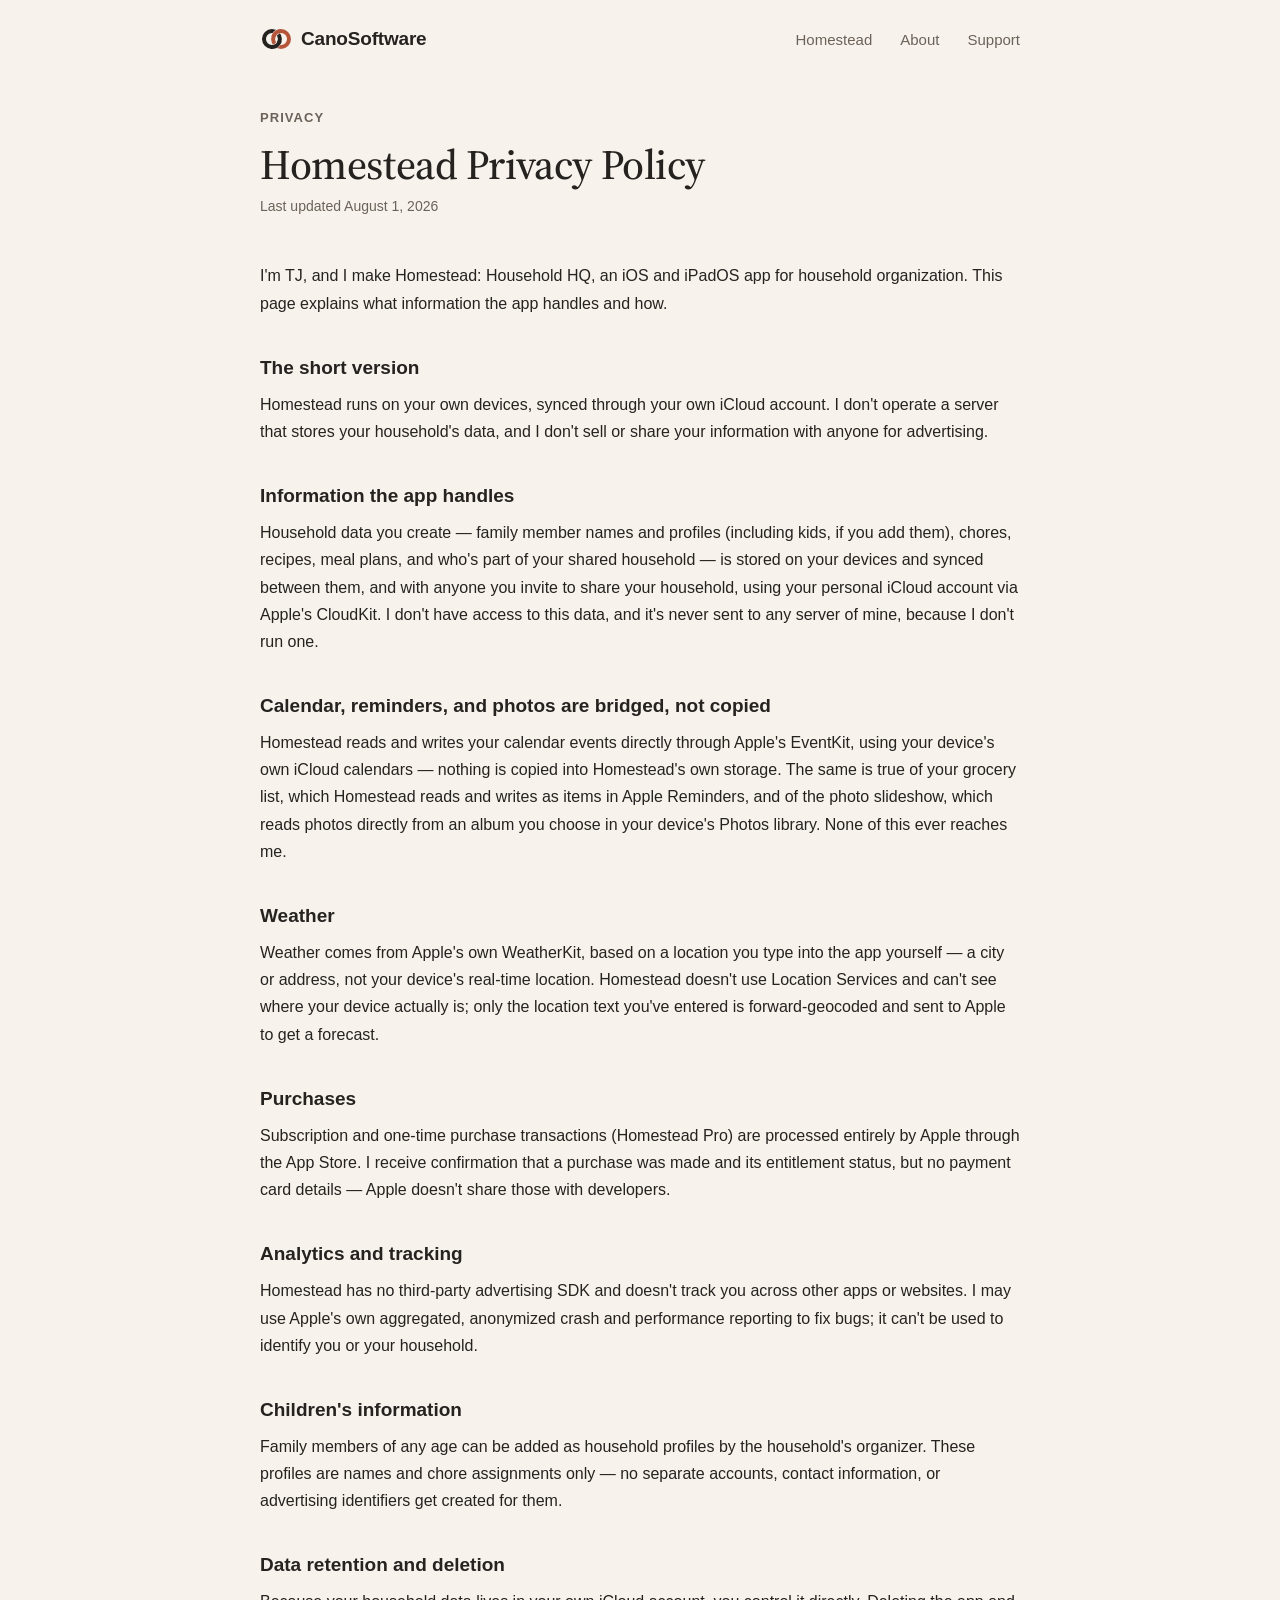
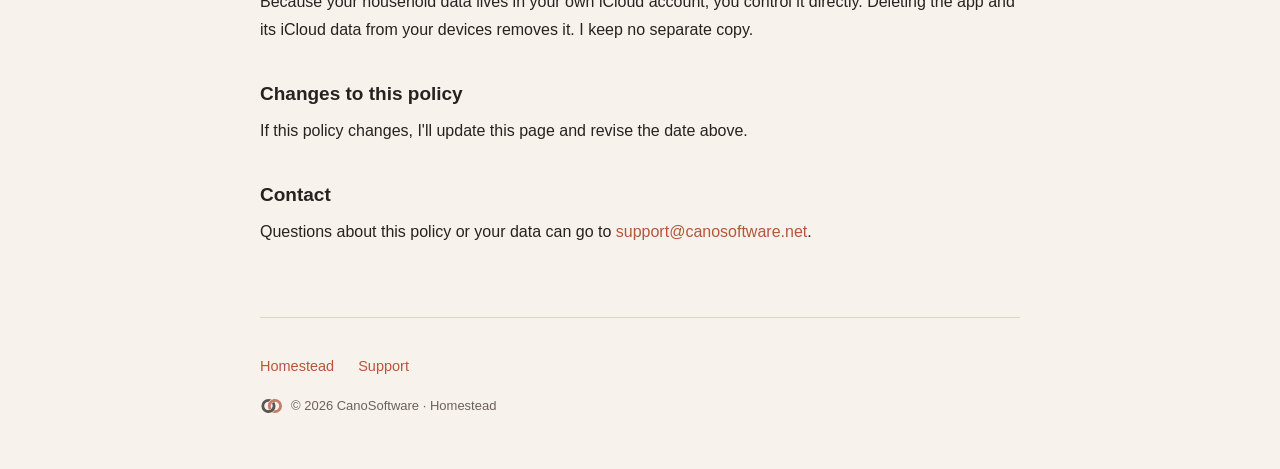
<file: homestead/privacy.html>
<!DOCTYPE html>
<html lang="en">
<head>
<meta charset="utf-8">
<meta name="viewport" content="width=device-width, initial-scale=1">
<title>Homestead — Privacy Policy | CanoSoftware</title>
<meta name="description" content="Homestead's privacy policy: no company servers, no ads, no tracking. Your household's data stays on your devices and syncs through your own iCloud account.">
<link rel="icon" type="image/png" sizes="32x32" href="assets/favicon-32.png">
<link rel="icon" type="image/png" sizes="16x16" href="assets/favicon-16.png">
<link rel="apple-touch-icon" href="assets/apple-touch-icon.png">
<link rel="preconnect" href="https://fonts.googleapis.com">
<link rel="preconnect" href="https://fonts.gstatic.com" crossorigin>
<link href="https://fonts.googleapis.com/css2?family=Source+Serif+4:opsz,wght@8..60,500;8..60,600&display=swap" rel="stylesheet">
<style>
.mark-light{display:block;}
.mark-dark{display:none;}
@media (prefers-color-scheme: dark){
  .mark-light{display:none;}
  .mark-dark{display:block;}
}
:root{
  --bg:#F7F3EC;--bg-alt:#EFE9DD;--card:#FBF8F2;
  --text:#262220;--text-muted:#6B6259;
  --accent:#B5563B;--accent-contrast:#FBF3EC;
  --border:#DDD4C4;--border-strong:#C9BEA9;
}
@media (prefers-color-scheme: dark){
  :root{
    --bg:#17140F;--bg-alt:#211D17;--card:#1C1811;
    --text:#EDE6DA;--text-muted:#A79C8C;
    --accent:#E08863;--accent-contrast:#17140F;
    --border:#33291F;--border-strong:#463A2B;
  }
}
html{background:var(--bg);color-scheme:light dark;}
body{margin:0;background:var(--bg);color:var(--text);font-family:-apple-system,BlinkMacSystemFont,'Segoe UI',Roboto,sans-serif;-webkit-font-smoothing:antialiased;}
a{color:var(--accent);text-decoration:none;}
a:hover{opacity:0.72;}
::selection{background:var(--accent);color:var(--accent-contrast);}
img{max-width:100%;height:auto;display:block;}
</style>
</head>
<body>

<div style="max-width:760px;margin:0 auto;padding:0 24px;">

  <nav style="display:flex;align-items:center;justify-content:space-between;gap:16px;padding:28px 0;flex-wrap:wrap;">
    <a href="/index.html" style="display:flex;align-items:center;gap:10px;font-size:19px;font-weight:600;letter-spacing:-0.01em;color:var(--text);">
      <img class="mark-light" src="/assets/mark.svg" alt="" width="31" height="20">
      <img class="mark-dark" src="/assets/mark-dark.svg" alt="" width="31" height="20">
      CanoSoftware
    </a>
    <div style="display:flex;gap:28px;flex-wrap:wrap;">
      <a href="index.html#features" style="font-size:15px;color:var(--text-muted);">Homestead</a>
      <a href="/index.html#about" style="font-size:15px;color:var(--text-muted);">About</a>
      <a href="/support.html" style="font-size:15px;color:var(--text-muted);">Support</a>
    </div>
  </nav>

  <header style="padding:32px 0 8px;">
    <h2 style="font-size:13px;font-weight:600;letter-spacing:0.08em;text-transform:uppercase;color:var(--text-muted);margin:0 0 16px;">Privacy</h2>
    <h1 style="font-family:'Source Serif 4',ui-serif,Georgia,'Iowan Old Style','Palatino Linotype',serif;font-weight:500;font-size:clamp(1.8rem,4vw + 1rem,2.6rem);line-height:1.14;letter-spacing:-0.01em;margin:0 0 10px;color:var(--text);">Homestead Privacy Policy</h1>
    <p style="font-size:14px;color:var(--text-muted);margin:0 0 40px;">Last updated August 1, 2026</p>
  </header>

  <section style="padding:0 0 72px;">
    <p style="font-size:16px;line-height:1.7;color:var(--text);margin:0 0 20px;">I'm TJ, and I make Homestead: Household HQ, an iOS and iPadOS app for household organization. This page explains what information the app handles and how.</p>

    <h2 style="font-size:19px;font-weight:600;color:var(--text);margin:40px 0 12px;">The short version</h2>
    <p style="font-size:16px;line-height:1.7;color:var(--text);margin:0 0 20px;">Homestead runs on your own devices, synced through your own iCloud account. I don't operate a server that stores your household's data, and I don't sell or share your information with anyone for advertising.</p>

    <h2 style="font-size:19px;font-weight:600;color:var(--text);margin:40px 0 12px;">Information the app handles</h2>
    <p style="font-size:16px;line-height:1.7;color:var(--text);margin:0 0 20px;">Household data you create — family member names and profiles (including kids, if you add them), chores, recipes, meal plans, and who's part of your shared household — is stored on your devices and synced between them, and with anyone you invite to share your household, using your personal iCloud account via Apple's CloudKit. I don't have access to this data, and it's never sent to any server of mine, because I don't run one.</p>

    <h2 style="font-size:19px;font-weight:600;color:var(--text);margin:40px 0 12px;">Calendar, reminders, and photos are bridged, not copied</h2>
    <p style="font-size:16px;line-height:1.7;color:var(--text);margin:0 0 20px;">Homestead reads and writes your calendar events directly through Apple's EventKit, using your device's own iCloud calendars — nothing is copied into Homestead's own storage. The same is true of your grocery list, which Homestead reads and writes as items in Apple Reminders, and of the photo slideshow, which reads photos directly from an album you choose in your device's Photos library. None of this ever reaches me.</p>

    <h2 style="font-size:19px;font-weight:600;color:var(--text);margin:40px 0 12px;">Weather</h2>
    <p style="font-size:16px;line-height:1.7;color:var(--text);margin:0 0 20px;">Weather comes from Apple's own WeatherKit, based on a location you type into the app yourself — a city or address, not your device's real-time location. Homestead doesn't use Location Services and can't see where your device actually is; only the location text you've entered is forward-geocoded and sent to Apple to get a forecast.</p>

    <h2 style="font-size:19px;font-weight:600;color:var(--text);margin:40px 0 12px;">Purchases</h2>
    <p style="font-size:16px;line-height:1.7;color:var(--text);margin:0 0 20px;">Subscription and one-time purchase transactions (Homestead Pro) are processed entirely by Apple through the App Store. I receive confirmation that a purchase was made and its entitlement status, but no payment card details — Apple doesn't share those with developers.</p>

    <h2 style="font-size:19px;font-weight:600;color:var(--text);margin:40px 0 12px;">Analytics and tracking</h2>
    <p style="font-size:16px;line-height:1.7;color:var(--text);margin:0 0 20px;">Homestead has no third-party advertising SDK and doesn't track you across other apps or websites. I may use Apple's own aggregated, anonymized crash and performance reporting to fix bugs; it can't be used to identify you or your household.</p>

    <h2 style="font-size:19px;font-weight:600;color:var(--text);margin:40px 0 12px;">Children's information</h2>
    <p style="font-size:16px;line-height:1.7;color:var(--text);margin:0 0 20px;">Family members of any age can be added as household profiles by the household's organizer. These profiles are names and chore assignments only — no separate accounts, contact information, or advertising identifiers get created for them.</p>

    <h2 style="font-size:19px;font-weight:600;color:var(--text);margin:40px 0 12px;">Data retention and deletion</h2>
    <p style="font-size:16px;line-height:1.7;color:var(--text);margin:0 0 20px;">Because your household data lives in your own iCloud account, you control it directly. Deleting the app and its iCloud data from your devices removes it. I keep no separate copy.</p>

    <h2 style="font-size:19px;font-weight:600;color:var(--text);margin:40px 0 12px;">Changes to this policy</h2>
    <p style="font-size:16px;line-height:1.7;color:var(--text);margin:0 0 20px;">If this policy changes, I'll update this page and revise the date above.</p>

    <h2 style="font-size:19px;font-weight:600;color:var(--text);margin:40px 0 12px;">Contact</h2>
    <p style="font-size:16px;line-height:1.7;color:var(--text);margin:0;">Questions about this policy or your data can go to <a href="mailto:support@canosoftware.net">support@canosoftware.net</a>.</p>
  </section>

  <footer style="padding:0 0 56px;border-top:1px solid var(--border);">
    <div style="display:flex;gap:24px;flex-wrap:wrap;padding:40px 0 24px;">
      <a href="index.html" style="font-size:14.5px;">Homestead</a>
      <a href="mailto:support@canosoftware.net" style="font-size:14.5px;">Support</a>
    </div>
    <div style="display:flex;align-items:center;gap:9px;">
      <img class="mark-light" src="/assets/mark.svg" alt="" width="22" height="14" style="opacity:.75;">
      <img class="mark-dark" src="/assets/mark-dark.svg" alt="" width="22" height="14" style="opacity:.75;">
      <p style="font-size:13px;color:var(--text-muted);margin:0;">© 2026 CanoSoftware · Homestead</p>
    </div>
  </footer>

</div>

</body>
</html>
</file>
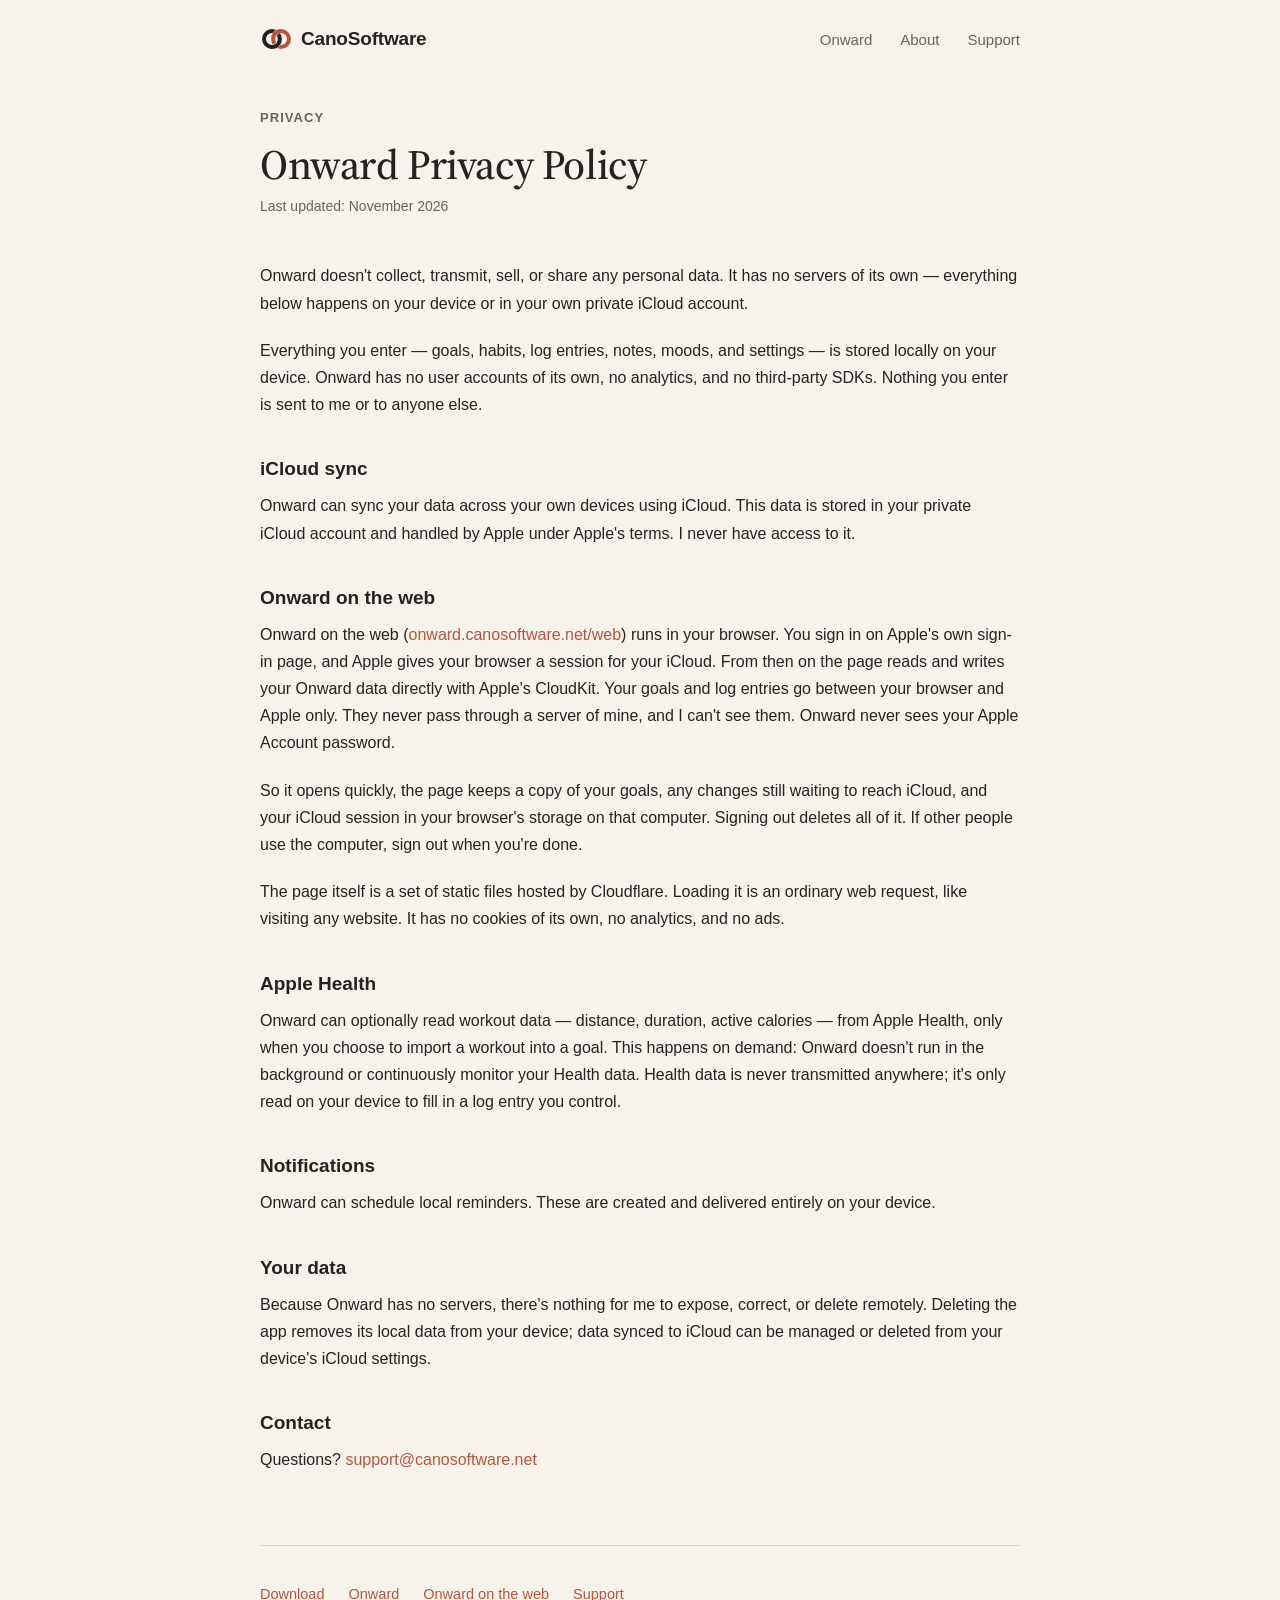
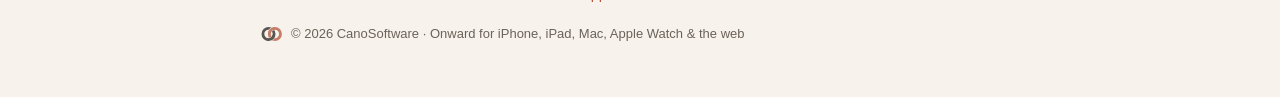
<file: onward/privacy.html>
<!DOCTYPE html>
<html lang="en">
<head>
<meta charset="utf-8">
<meta name="viewport" content="width=device-width, initial-scale=1">
<title>Onward — Privacy Policy | CanoSoftware</title>
<meta name="description" content="Onward's privacy policy: local-first, no accounts, no analytics, no ads. Data Not Collected.">
<link rel="icon" type="image/png" sizes="32x32" href="assets/favicon-32.png">
<link rel="icon" type="image/png" sizes="16x16" href="assets/favicon-16.png">
<link rel="icon" type="image/png" sizes="192x192" href="assets/favicon-192.png">
<link rel="shortcut icon" href="assets/favicon.ico">
<link rel="apple-touch-icon" href="assets/apple-touch-icon.png">
<link rel="preconnect" href="https://fonts.googleapis.com">
<link rel="preconnect" href="https://fonts.gstatic.com" crossorigin>
<link href="https://fonts.googleapis.com/css2?family=Source+Serif+4:opsz,wght@8..60,500&display=swap" rel="stylesheet">
<style>
.mark-light{display:block;}
.mark-dark{display:none;}
@media (prefers-color-scheme: dark){
  .mark-light{display:none;}
  .mark-dark{display:block;}
}
:root{
  --bg:#F7F3EC;--bg-alt:#EFE9DD;--card:#FBF8F2;
  --text:#262220;--text-muted:#6B6259;
  --accent:#B5563B;--accent-contrast:#FBF3EC;
  --border:#DDD4C4;--border-strong:#C9BEA9;
}
@media (prefers-color-scheme: dark){
  :root{
    --bg:#17140F;--bg-alt:#211D17;--card:#1C1811;
    --text:#EDE6DA;--text-muted:#A79C8C;
    --accent:#E08863;--accent-contrast:#17140F;
    --border:#33291F;--border-strong:#463A2B;
  }
}
html{background:var(--bg);color-scheme:light dark;}
body{margin:0;background:var(--bg);color:var(--text);font-family:-apple-system,BlinkMacSystemFont,'Segoe UI',Roboto,sans-serif;-webkit-font-smoothing:antialiased;}
a{color:var(--accent);text-decoration:none;}
a:hover{opacity:0.72;}
::selection{background:var(--accent);color:var(--accent-contrast);}
</style>
</head>
<body>

<div style="max-width:760px;margin:0 auto;padding:0 24px;">

  <nav style="display:flex;align-items:center;justify-content:space-between;gap:16px;padding:28px 0;flex-wrap:wrap;">
    <a href="/index.html" style="display:flex;align-items:center;gap:10px;font-size:19px;font-weight:600;letter-spacing:-0.01em;color:var(--text);">
      <img class="mark-light" src="/assets/mark.svg" alt="" width="31" height="20">
      <img class="mark-dark" src="/assets/mark-dark.svg" alt="" width="31" height="20">
      CanoSoftware
    </a>
    <div style="display:flex;gap:28px;flex-wrap:wrap;">
      <a href="index.html#features" style="font-size:15px;color:var(--text-muted);">Onward</a>
      <a href="/index.html#about" style="font-size:15px;color:var(--text-muted);">About</a>
      <a href="/support.html" style="font-size:15px;color:var(--text-muted);">Support</a>
    </div>
  </nav>

  <header style="padding:32px 0 8px;">
    <h2 style="font-size:13px;font-weight:600;letter-spacing:0.08em;text-transform:uppercase;color:var(--text-muted);margin:0 0 16px;">Privacy</h2>
    <h1 style="font-family:'Source Serif 4',ui-serif,Georgia,'Iowan Old Style','Palatino Linotype',serif;font-weight:500;font-size:clamp(1.8rem,4vw + 1rem,2.6rem);line-height:1.14;letter-spacing:-0.01em;margin:0 0 10px;color:var(--text);">Onward Privacy Policy</h1>
    <p style="font-size:14px;color:var(--text-muted);margin:0 0 40px;">Last updated: November 2026</p>
  </header>

  <section style="padding:0 0 72px;">
    <p style="font-size:16px;line-height:1.7;color:var(--text);margin:0 0 20px;">Onward doesn't collect, transmit, sell, or share any personal data. It has no servers of its own — everything below happens on your device or in your own private iCloud account.</p>

    <p style="font-size:16px;line-height:1.7;color:var(--text);margin:0 0 20px;">Everything you enter — goals, habits, log entries, notes, moods, and settings — is stored locally on your device. Onward has no user accounts of its own, no analytics, and no third-party SDKs. Nothing you enter is sent to me or to anyone else.</p>

    <h2 style="font-size:19px;font-weight:600;color:var(--text);margin:40px 0 12px;">iCloud sync</h2>
    <p style="font-size:16px;line-height:1.7;color:var(--text);margin:0 0 20px;">Onward can sync your data across your own devices using iCloud. This data is stored in your private iCloud account and handled by Apple under Apple's terms. I never have access to it.</p>

    <h2 style="font-size:19px;font-weight:600;color:var(--text);margin:40px 0 12px;">Onward on the web</h2>
    <p style="font-size:16px;line-height:1.7;color:var(--text);margin:0 0 20px;">Onward on the web (<a href="https://onward.canosoftware.net/web/">onward.canosoftware.net/web</a>) runs in your browser. You sign in on Apple's own sign-in page, and Apple gives your browser a session for your iCloud. From then on the page reads and writes your Onward data directly with Apple's CloudKit. Your goals and log entries go between your browser and Apple only. They never pass through a server of mine, and I can't see them. Onward never sees your Apple Account password.</p>
    <p style="font-size:16px;line-height:1.7;color:var(--text);margin:0 0 20px;">So it opens quickly, the page keeps a copy of your goals, any changes still waiting to reach iCloud, and your iCloud session in your browser's storage on that computer. Signing out deletes all of it. If other people use the computer, sign out when you're done.</p>
    <p style="font-size:16px;line-height:1.7;color:var(--text);margin:0 0 20px;">The page itself is a set of static files hosted by Cloudflare. Loading it is an ordinary web request, like visiting any website. It has no cookies of its own, no analytics, and no ads.</p>

    <h2 style="font-size:19px;font-weight:600;color:var(--text);margin:40px 0 12px;">Apple Health</h2>
    <p style="font-size:16px;line-height:1.7;color:var(--text);margin:0 0 20px;">Onward can optionally read workout data — distance, duration, active calories — from Apple Health, only when you choose to import a workout into a goal. This happens on demand: Onward doesn't run in the background or continuously monitor your Health data. Health data is never transmitted anywhere; it's only read on your device to fill in a log entry you control.</p>

    <h2 style="font-size:19px;font-weight:600;color:var(--text);margin:40px 0 12px;">Notifications</h2>
    <p style="font-size:16px;line-height:1.7;color:var(--text);margin:0 0 20px;">Onward can schedule local reminders. These are created and delivered entirely on your device.</p>

    <h2 style="font-size:19px;font-weight:600;color:var(--text);margin:40px 0 12px;">Your data</h2>
    <p style="font-size:16px;line-height:1.7;color:var(--text);margin:0 0 20px;">Because Onward has no servers, there's nothing for me to expose, correct, or delete remotely. Deleting the app removes its local data from your device; data synced to iCloud can be managed or deleted from your device's iCloud settings.</p>

    <h2 style="font-size:19px;font-weight:600;color:var(--text);margin:40px 0 12px;">Contact</h2>
    <p style="font-size:16px;line-height:1.7;color:var(--text);margin:0;">Questions? <a href="mailto:support@canosoftware.net">support@canosoftware.net</a></p>
  </section>

  <footer style="padding:0 0 56px;border-top:1px solid var(--border);">
    <div style="display:flex;gap:24px;flex-wrap:wrap;padding:40px 0 24px;">
      <a href="https://apps.apple.com/us/app/onward-goal-habit-tracker/id6789669813" target="_blank" rel="noopener" style="font-size:14.5px;">Download</a>
      <a href="index.html" style="font-size:14.5px;">Onward</a>
      <a href="https://onward.canosoftware.net/web/" style="font-size:14.5px;">Onward on the web</a>
      <a href="mailto:support@canosoftware.net" style="font-size:14.5px;">Support</a>
    </div>
    <div style="display:flex;align-items:center;gap:9px;">
      <img class="mark-light" src="/assets/mark.svg" alt="" width="22" height="14" style="opacity:.75;">
      <img class="mark-dark" src="/assets/mark-dark.svg" alt="" width="22" height="14" style="opacity:.75;">
      <p style="font-size:13px;color:var(--text-muted);margin:0;">© 2026 CanoSoftware · Onward for iPhone, iPad, Mac, Apple Watch &amp; the web</p>
    </div>
  </footer>

</div>

</body>
</html>
</file>
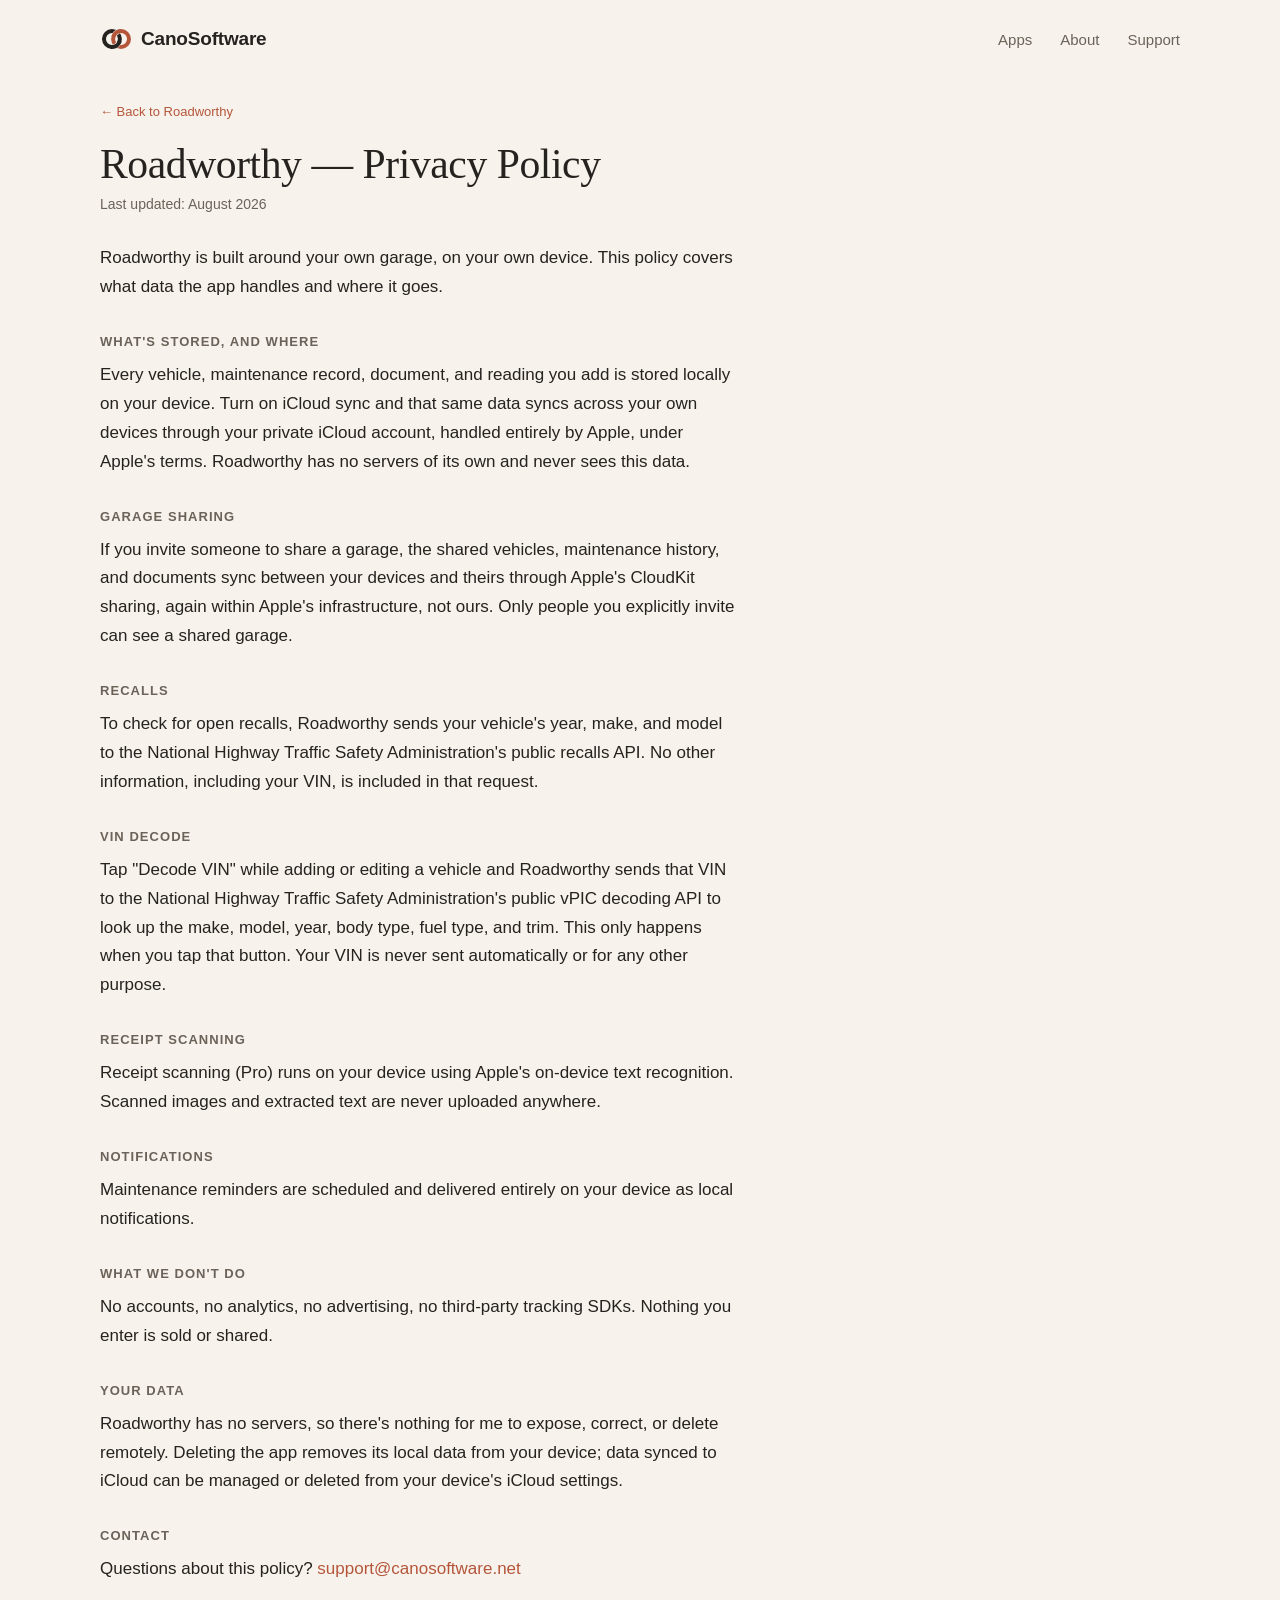
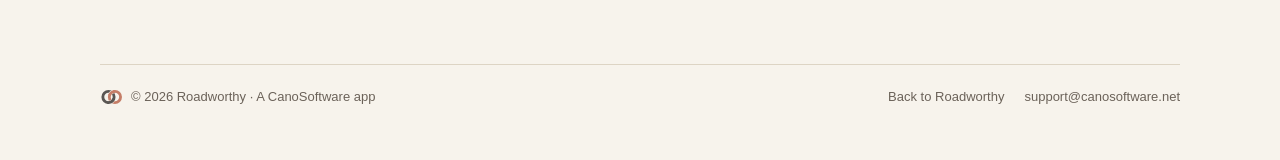
<file: roadworthy/privacy.html>
<!DOCTYPE html>
<html lang="en">
<head>
<meta charset="utf-8">
<meta name="viewport" content="width=device-width, initial-scale=1">
<title>Roadworthy — Privacy Policy</title>
<meta name="description" content="Roadworthy's privacy policy: no accounts, no servers of our own, no analytics or ad SDKs. Your vehicle data stays on your devices and syncs only through your own iCloud.">
<link rel="icon" type="image/png" sizes="32x32" href="assets/favicon-32.png">
<link rel="icon" type="image/png" sizes="16x16" href="assets/favicon-16.png">
<link rel="icon" type="image/png" sizes="192x192" href="assets/favicon-192.png">
<link rel="shortcut icon" href="assets/favicon.ico">
<link rel="apple-touch-icon" href="assets/apple-touch-icon.png">
<style>
:root{
  --bg:#F7F3EC;--bg-alt:#EFE9DD;--card:#FBF8F2;
  --text:#262220;--text-muted:#6B6259;
  --accent:#B5563B;--accent-contrast:#FBF3EC;
  --border:#DDD4C4;--border-strong:#C9BEA9;
}
@media (prefers-color-scheme: dark){
  :root{
    --bg:#17140F;--bg-alt:#211D17;--card:#1C1811;
    --text:#EDE6DA;--text-muted:#A79C8C;
    --accent:#E08863;--accent-contrast:#17140F;
    --border:#33291F;--border-strong:#463A2B;
  }
}
html{background:var(--bg);color-scheme:light dark;}
body{margin:0;background:var(--bg);color:var(--text);font-family:-apple-system,BlinkMacSystemFont,'Segoe UI',Roboto,sans-serif;-webkit-font-smoothing:antialiased;}
a{color:var(--accent);text-decoration:none;}
a:hover{opacity:0.72;}
::selection{background:var(--accent);color:var(--accent-contrast);}
.mark-light{display:block;}
.mark-dark{display:none;}
@media (prefers-color-scheme: dark){
  .mark-light{display:none;}
  .mark-dark{display:block;}
}
img{max-width:100%;height:auto;display:block;}
</style>
</head>
<body>

<div style="max-width:1080px;margin:0 auto;padding:0 24px;">

  <nav style="display:flex;align-items:center;justify-content:space-between;gap:16px;padding:28px 0;flex-wrap:wrap;">
    <a href="/index.html" style="display:flex;align-items:center;gap:10px;font-size:19px;font-weight:600;letter-spacing:-0.01em;color:var(--text);">
      <img class="mark-light" src="/assets/mark.svg" alt="" width="31" height="20">
      <img class="mark-dark" src="/assets/mark-dark.svg" alt="" width="31" height="20">
      CanoSoftware
    </a>
    <div style="display:flex;gap:28px;flex-wrap:wrap;">
      <a href="/index.html#apps" style="font-size:15px;color:var(--text-muted);">Apps</a>
      <a href="/index.html#about" style="font-size:15px;color:var(--text-muted);">About</a>
      <a href="/support.html" style="font-size:15px;color:var(--text-muted);">Support</a>
    </div>
  </nav>

  <div style="max-width:640px;padding:24px 0 80px;">
    <a href="index.html" style="font-size:13px;color:var(--accent);">← Back to Roadworthy</a>
    <h1 style="font-family:ui-serif,Georgia,'Iowan Old Style','Palatino Linotype',serif;font-weight:500;font-size:clamp(1.8rem,4vw + 1rem,2.6rem);line-height:1.16;letter-spacing:-0.01em;margin:20px 0 8px;color:var(--text);">Roadworthy — Privacy Policy</h1>
    <p style="font-size:14px;color:var(--text-muted);margin:0 0 32px;">Last updated: August 2026</p>

    <p style="font-size:17px;line-height:1.7;color:var(--text);margin:0 0 32px;">Roadworthy is built around your own garage, on your own device. This policy covers what data the app handles and where it goes.</p>

    <h2 style="font-size:13px;font-weight:600;letter-spacing:0.08em;text-transform:uppercase;color:var(--text-muted);margin:0 0 12px;">What's stored, and where</h2>
    <p style="font-size:17px;line-height:1.7;color:var(--text);margin:0 0 32px;">Every vehicle, maintenance record, document, and reading you add is stored locally on your device. Turn on iCloud sync and that same data syncs across your own devices through your private iCloud account, handled entirely by Apple, under Apple's terms. Roadworthy has no servers of its own and never sees this data.</p>

    <h2 style="font-size:13px;font-weight:600;letter-spacing:0.08em;text-transform:uppercase;color:var(--text-muted);margin:0 0 12px;">Garage sharing</h2>
    <p style="font-size:17px;line-height:1.7;color:var(--text);margin:0 0 32px;">If you invite someone to share a garage, the shared vehicles, maintenance history, and documents sync between your devices and theirs through Apple's CloudKit sharing, again within Apple's infrastructure, not ours. Only people you explicitly invite can see a shared garage.</p>

    <h2 style="font-size:13px;font-weight:600;letter-spacing:0.08em;text-transform:uppercase;color:var(--text-muted);margin:0 0 12px;">Recalls</h2>
    <p style="font-size:17px;line-height:1.7;color:var(--text);margin:0 0 32px;">To check for open recalls, Roadworthy sends your vehicle's year, make, and model to the National Highway Traffic Safety Administration's public recalls API. No other information, including your VIN, is included in that request.</p>

    <h2 style="font-size:13px;font-weight:600;letter-spacing:0.08em;text-transform:uppercase;color:var(--text-muted);margin:0 0 12px;">VIN decode</h2>
    <p style="font-size:17px;line-height:1.7;color:var(--text);margin:0 0 32px;">Tap "Decode VIN" while adding or editing a vehicle and Roadworthy sends that VIN to the National Highway Traffic Safety Administration's public vPIC decoding API to look up the make, model, year, body type, fuel type, and trim. This only happens when you tap that button. Your VIN is never sent automatically or for any other purpose.</p>

    <h2 style="font-size:13px;font-weight:600;letter-spacing:0.08em;text-transform:uppercase;color:var(--text-muted);margin:0 0 12px;">Receipt scanning</h2>
    <p style="font-size:17px;line-height:1.7;color:var(--text);margin:0 0 32px;">Receipt scanning (Pro) runs on your device using Apple's on-device text recognition. Scanned images and extracted text are never uploaded anywhere.</p>

    <h2 style="font-size:13px;font-weight:600;letter-spacing:0.08em;text-transform:uppercase;color:var(--text-muted);margin:0 0 12px;">Notifications</h2>
    <p style="font-size:17px;line-height:1.7;color:var(--text);margin:0 0 32px;">Maintenance reminders are scheduled and delivered entirely on your device as local notifications.</p>

    <h2 style="font-size:13px;font-weight:600;letter-spacing:0.08em;text-transform:uppercase;color:var(--text-muted);margin:0 0 12px;">What we don't do</h2>
    <p style="font-size:17px;line-height:1.7;color:var(--text);margin:0 0 32px;">No accounts, no analytics, no advertising, no third-party tracking SDKs. Nothing you enter is sold or shared.</p>

    <h2 style="font-size:13px;font-weight:600;letter-spacing:0.08em;text-transform:uppercase;color:var(--text-muted);margin:0 0 12px;">Your data</h2>
    <p style="font-size:17px;line-height:1.7;color:var(--text);margin:0 0 32px;">Roadworthy has no servers, so there's nothing for me to expose, correct, or delete remotely. Deleting the app removes its local data from your device; data synced to iCloud can be managed or deleted from your device's iCloud settings.</p>

    <h2 style="font-size:13px;font-weight:600;letter-spacing:0.08em;text-transform:uppercase;color:var(--text-muted);margin:0 0 12px;">Contact</h2>
    <p style="font-size:17px;line-height:1.7;color:var(--text);margin:0;">Questions about this policy? <a href="mailto:support@canosoftware.net">support@canosoftware.net</a></p>
  </div>

  <footer style="padding:24px 0 56px;border-top:1px solid var(--border);display:flex;align-items:center;justify-content:space-between;gap:16px;flex-wrap:wrap;">
    <div style="display:flex;align-items:center;gap:9px;">
      <img class="mark-light" src="/assets/mark.svg" alt="" width="22" height="14" style="opacity:.75;">
      <img class="mark-dark" src="/assets/mark-dark.svg" alt="" width="22" height="14" style="opacity:.75;">
      <p style="font-size:13px;color:var(--text-muted);margin:0;">© 2026 Roadworthy · A CanoSoftware app</p>
    </div>
    <div style="display:flex;gap:20px;">
      <a href="index.html" style="font-size:13px;color:var(--text-muted);">Back to Roadworthy</a>
      <a href="mailto:support@canosoftware.net" style="font-size:13px;color:var(--text-muted);">support@canosoftware.net</a>
    </div>
  </footer>

</div>

</body>
</html>
</file>
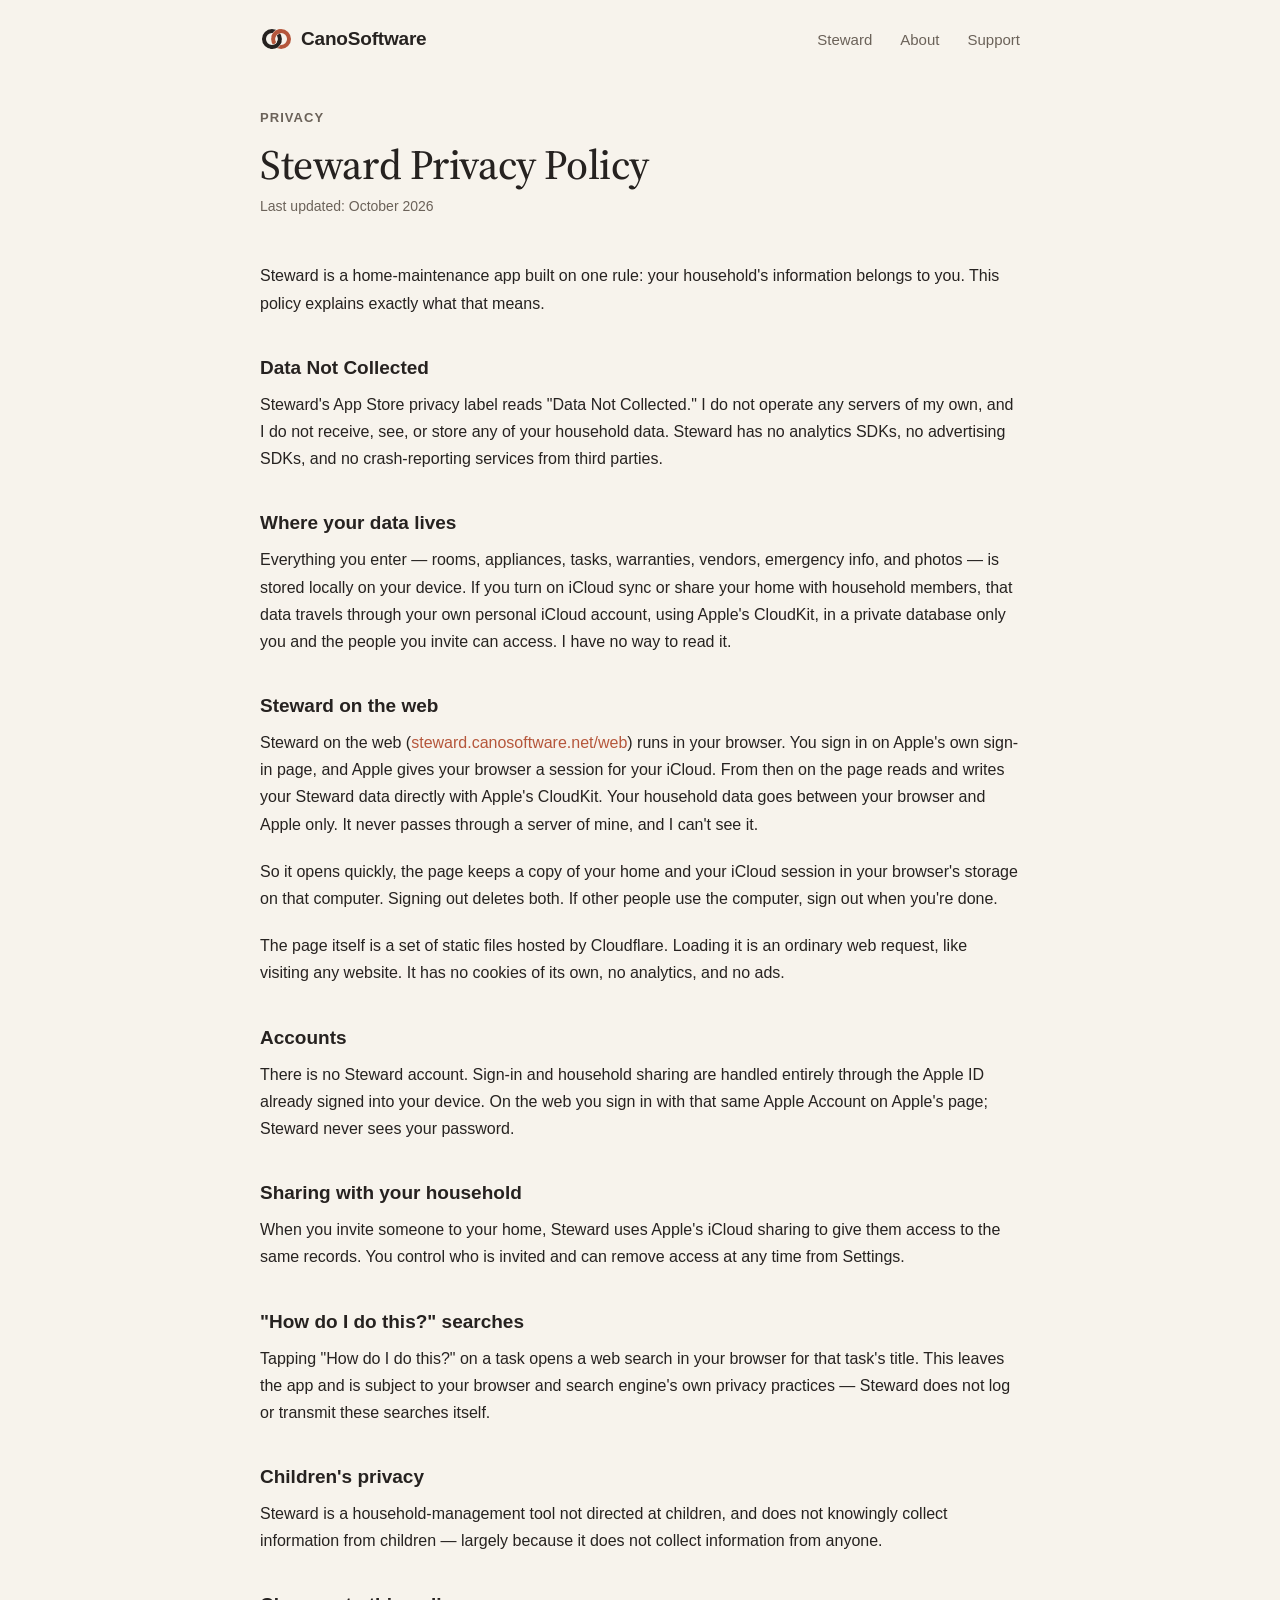
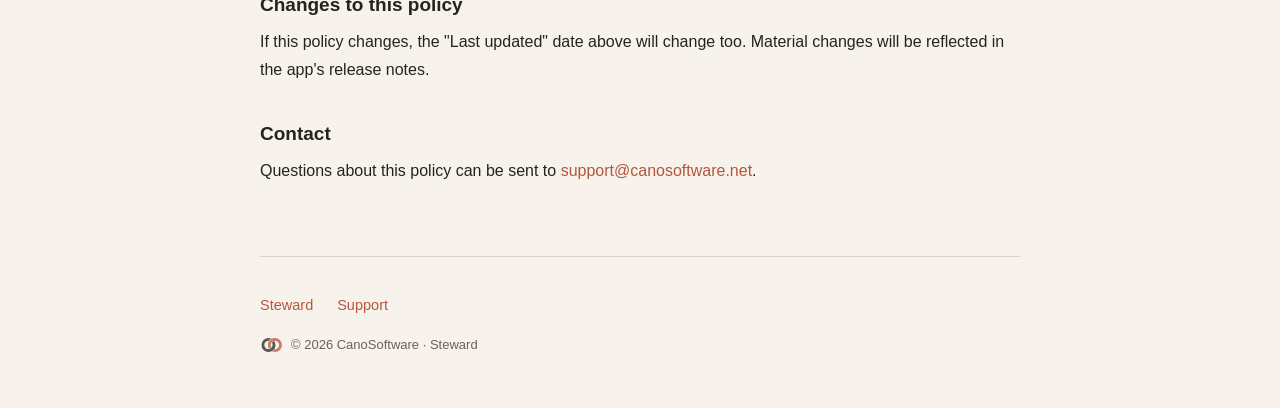
<file: steward/privacy.html>
<!DOCTYPE html>
<html lang="en">
<head>
<meta charset="utf-8">
<meta name="viewport" content="width=device-width, initial-scale=1">
<title>Steward — Privacy Policy | CanoSoftware</title>
<meta name="description" content="Steward's privacy policy: no accounts, no servers, no analytics. Your household data stays on your devices and syncs only through your own iCloud, including on the web.">
<link rel="icon" type="image/png" sizes="32x32" href="assets/favicon-32.png">
<link rel="icon" type="image/png" sizes="16x16" href="assets/favicon-16.png">
<link rel="apple-touch-icon" href="assets/apple-touch-icon.png">
<link rel="preconnect" href="https://fonts.googleapis.com">
<link rel="preconnect" href="https://fonts.gstatic.com" crossorigin>
<link href="https://fonts.googleapis.com/css2?family=Source+Serif+4:opsz,wght@8..60,500&display=swap" rel="stylesheet">
<style>
.mark-light{display:block;}
.mark-dark{display:none;}
@media (prefers-color-scheme: dark){
  .mark-light{display:none;}
  .mark-dark{display:block;}
}
:root{
  --bg:#F7F3EC;--bg-alt:#EFE9DD;--card:#FBF8F2;
  --text:#262220;--text-muted:#6B6259;
  --accent:#B5563B;--accent-contrast:#FBF3EC;
  --border:#DDD4C4;--border-strong:#C9BEA9;
}
@media (prefers-color-scheme: dark){
  :root{
    --bg:#17140F;--bg-alt:#211D17;--card:#1C1811;
    --text:#EDE6DA;--text-muted:#A79C8C;
    --accent:#E08863;--accent-contrast:#17140F;
    --border:#33291F;--border-strong:#463A2B;
  }
}
html{background:var(--bg);color-scheme:light dark;}
body{margin:0;background:var(--bg);color:var(--text);font-family:-apple-system,BlinkMacSystemFont,'Segoe UI',Roboto,sans-serif;-webkit-font-smoothing:antialiased;}
a{color:var(--accent);text-decoration:none;}
a:hover{opacity:0.72;}
::selection{background:var(--accent);color:var(--accent-contrast);}
</style>
</head>
<body>

<div style="max-width:760px;margin:0 auto;padding:0 24px;">

  <nav style="display:flex;align-items:center;justify-content:space-between;gap:16px;padding:28px 0;flex-wrap:wrap;">
    <a href="/index.html" style="display:flex;align-items:center;gap:10px;font-size:19px;font-weight:600;letter-spacing:-0.01em;color:var(--text);">
      <img class="mark-light" src="/assets/mark.svg" alt="" width="31" height="20">
      <img class="mark-dark" src="/assets/mark-dark.svg" alt="" width="31" height="20">
      CanoSoftware
    </a>
    <div style="display:flex;gap:28px;flex-wrap:wrap;">
      <a href="index.html#features" style="font-size:15px;color:var(--text-muted);">Steward</a>
      <a href="/index.html#about" style="font-size:15px;color:var(--text-muted);">About</a>
      <a href="/support.html" style="font-size:15px;color:var(--text-muted);">Support</a>
    </div>
  </nav>

  <header style="padding:32px 0 8px;">
    <h2 style="font-size:13px;font-weight:600;letter-spacing:0.08em;text-transform:uppercase;color:var(--text-muted);margin:0 0 16px;">Privacy</h2>
    <h1 style="font-family:'Source Serif 4',ui-serif,Georgia,'Iowan Old Style','Palatino Linotype',serif;font-weight:500;font-size:clamp(1.8rem,4vw + 1rem,2.6rem);line-height:1.14;letter-spacing:-0.01em;margin:0 0 10px;color:var(--text);">Steward Privacy Policy</h1>
    <p style="font-size:14px;color:var(--text-muted);margin:0 0 40px;">Last updated: October 2026</p>
  </header>

  <section style="padding:0 0 72px;">
    <p style="font-size:16px;line-height:1.7;color:var(--text);margin:0 0 20px;">Steward is a home-maintenance app built on one rule: your household's information belongs to you. This policy explains exactly what that means.</p>

    <h2 style="font-size:19px;font-weight:600;color:var(--text);margin:40px 0 12px;">Data Not Collected</h2>
    <p style="font-size:16px;line-height:1.7;color:var(--text);margin:0 0 20px;">Steward's App Store privacy label reads "Data Not Collected." I do not operate any servers of my own, and I do not receive, see, or store any of your household data. Steward has no analytics SDKs, no advertising SDKs, and no crash-reporting services from third parties.</p>

    <h2 style="font-size:19px;font-weight:600;color:var(--text);margin:40px 0 12px;">Where your data lives</h2>
    <p style="font-size:16px;line-height:1.7;color:var(--text);margin:0 0 20px;">Everything you enter — rooms, appliances, tasks, warranties, vendors, emergency info, and photos — is stored locally on your device. If you turn on iCloud sync or share your home with household members, that data travels through your own personal iCloud account, using Apple's CloudKit, in a private database only you and the people you invite can access. I have no way to read it.</p>

    <h2 style="font-size:19px;font-weight:600;color:var(--text);margin:40px 0 12px;">Steward on the web</h2>
    <p style="font-size:16px;line-height:1.7;color:var(--text);margin:0 0 20px;">Steward on the web (<a href="https://steward.canosoftware.net/web/">steward.canosoftware.net/web</a>) runs in your browser. You sign in on Apple's own sign-in page, and Apple gives your browser a session for your iCloud. From then on the page reads and writes your Steward data directly with Apple's CloudKit. Your household data goes between your browser and Apple only. It never passes through a server of mine, and I can't see it.</p>
    <p style="font-size:16px;line-height:1.7;color:var(--text);margin:0 0 20px;">So it opens quickly, the page keeps a copy of your home and your iCloud session in your browser's storage on that computer. Signing out deletes both. If other people use the computer, sign out when you're done.</p>
    <p style="font-size:16px;line-height:1.7;color:var(--text);margin:0 0 20px;">The page itself is a set of static files hosted by Cloudflare. Loading it is an ordinary web request, like visiting any website. It has no cookies of its own, no analytics, and no ads.</p>

    <h2 style="font-size:19px;font-weight:600;color:var(--text);margin:40px 0 12px;">Accounts</h2>
    <p style="font-size:16px;line-height:1.7;color:var(--text);margin:0 0 20px;">There is no Steward account. Sign-in and household sharing are handled entirely through the Apple ID already signed into your device. On the web you sign in with that same Apple Account on Apple's page; Steward never sees your password.</p>

    <h2 style="font-size:19px;font-weight:600;color:var(--text);margin:40px 0 12px;">Sharing with your household</h2>
    <p style="font-size:16px;line-height:1.7;color:var(--text);margin:0 0 20px;">When you invite someone to your home, Steward uses Apple's iCloud sharing to give them access to the same records. You control who is invited and can remove access at any time from Settings.</p>

    <h2 style="font-size:19px;font-weight:600;color:var(--text);margin:40px 0 12px;">"How do I do this?" searches</h2>
    <p style="font-size:16px;line-height:1.7;color:var(--text);margin:0 0 20px;">Tapping "How do I do this?" on a task opens a web search in your browser for that task's title. This leaves the app and is subject to your browser and search engine's own privacy practices — Steward does not log or transmit these searches itself.</p>

    <h2 style="font-size:19px;font-weight:600;color:var(--text);margin:40px 0 12px;">Children's privacy</h2>
    <p style="font-size:16px;line-height:1.7;color:var(--text);margin:0 0 20px;">Steward is a household-management tool not directed at children, and does not knowingly collect information from children — largely because it does not collect information from anyone.</p>

    <h2 style="font-size:19px;font-weight:600;color:var(--text);margin:40px 0 12px;">Changes to this policy</h2>
    <p style="font-size:16px;line-height:1.7;color:var(--text);margin:0 0 20px;">If this policy changes, the "Last updated" date above will change too. Material changes will be reflected in the app's release notes.</p>

    <h2 style="font-size:19px;font-weight:600;color:var(--text);margin:40px 0 12px;">Contact</h2>
    <p style="font-size:16px;line-height:1.7;color:var(--text);margin:0;">Questions about this policy can be sent to <a href="mailto:support@canosoftware.net">support@canosoftware.net</a>.</p>
  </section>

  <footer style="padding:0 0 56px;border-top:1px solid var(--border);">
    <div style="display:flex;gap:24px;flex-wrap:wrap;padding:40px 0 24px;">
      <a href="index.html" style="font-size:14.5px;">Steward</a>
      <a href="mailto:support@canosoftware.net" style="font-size:14.5px;">Support</a>
    </div>
    <div style="display:flex;align-items:center;gap:9px;">
      <img class="mark-light" src="/assets/mark.svg" alt="" width="22" height="14" style="opacity:.75;">
      <img class="mark-dark" src="/assets/mark-dark.svg" alt="" width="22" height="14" style="opacity:.75;">
      <p style="font-size:13px;color:var(--text-muted);margin:0;">© 2026 CanoSoftware · Steward</p>
    </div>
  </footer>

</div>

</body>
</html>
</file>
